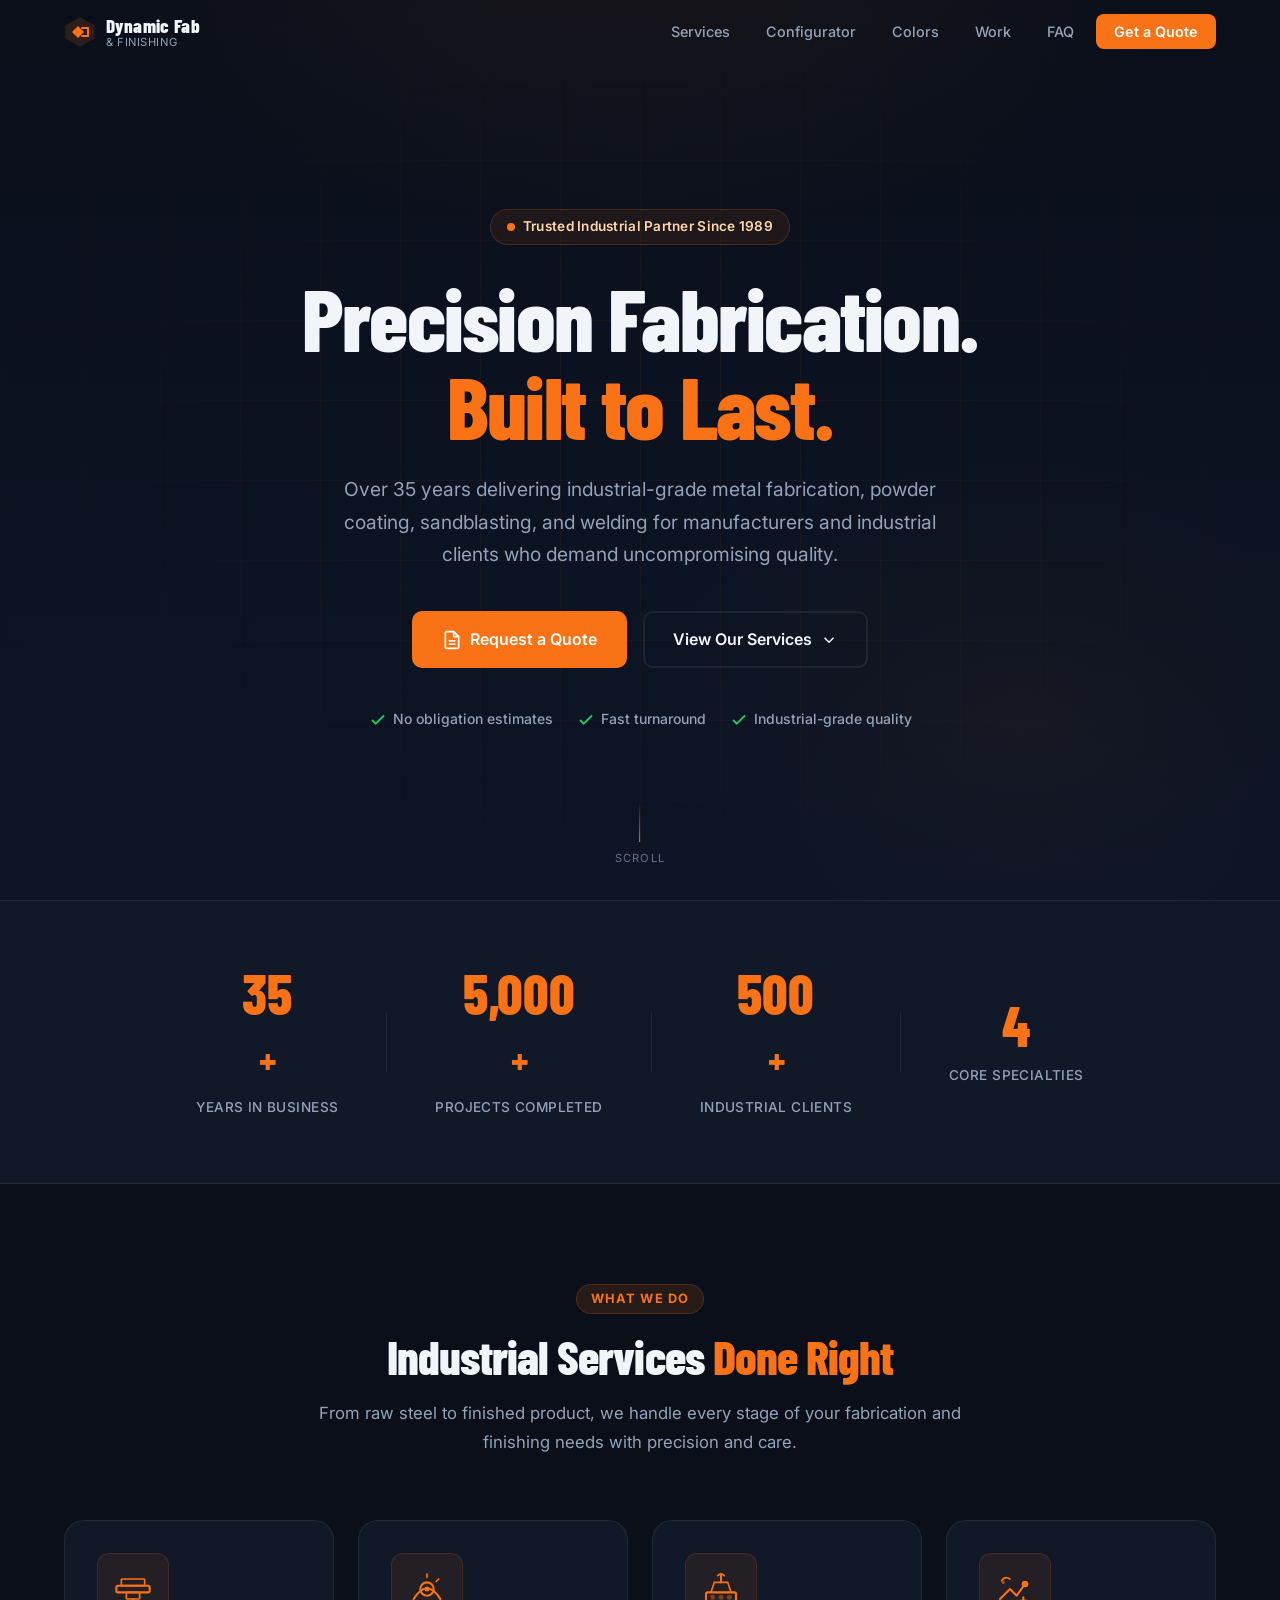
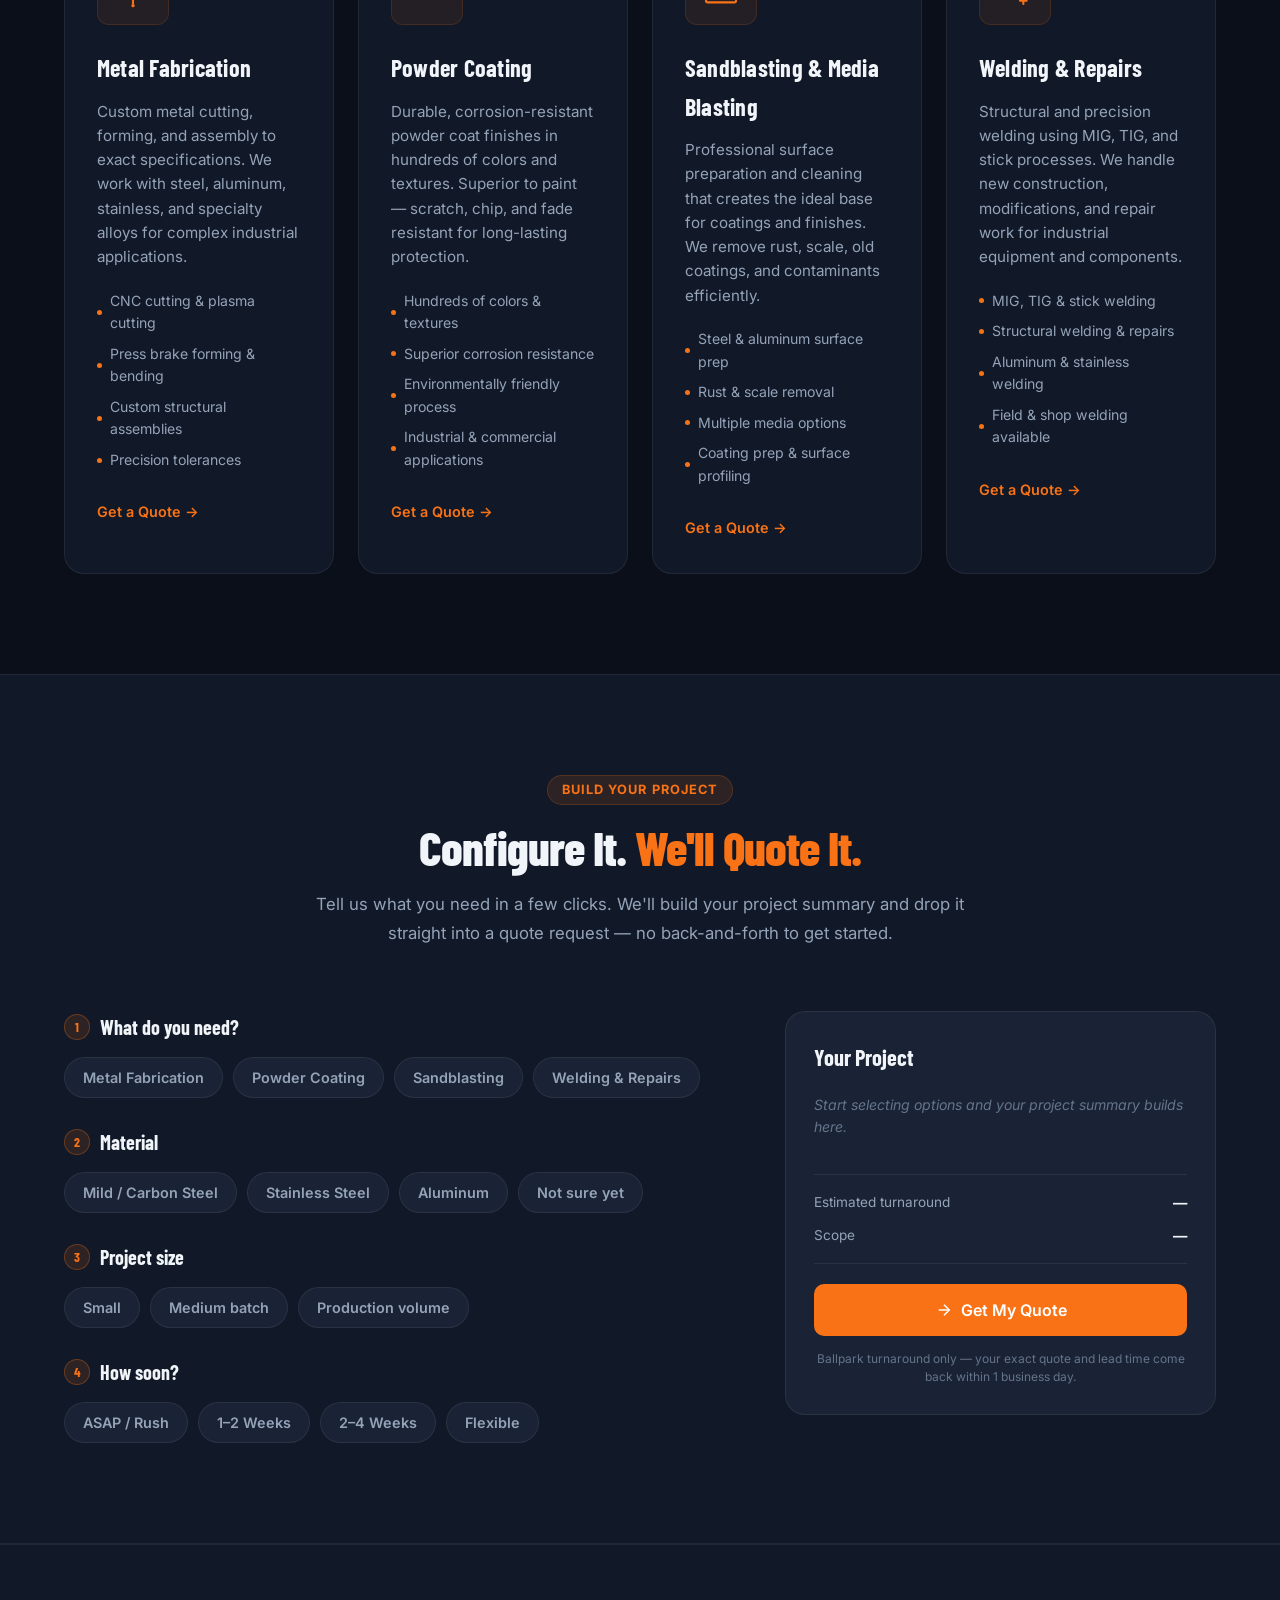
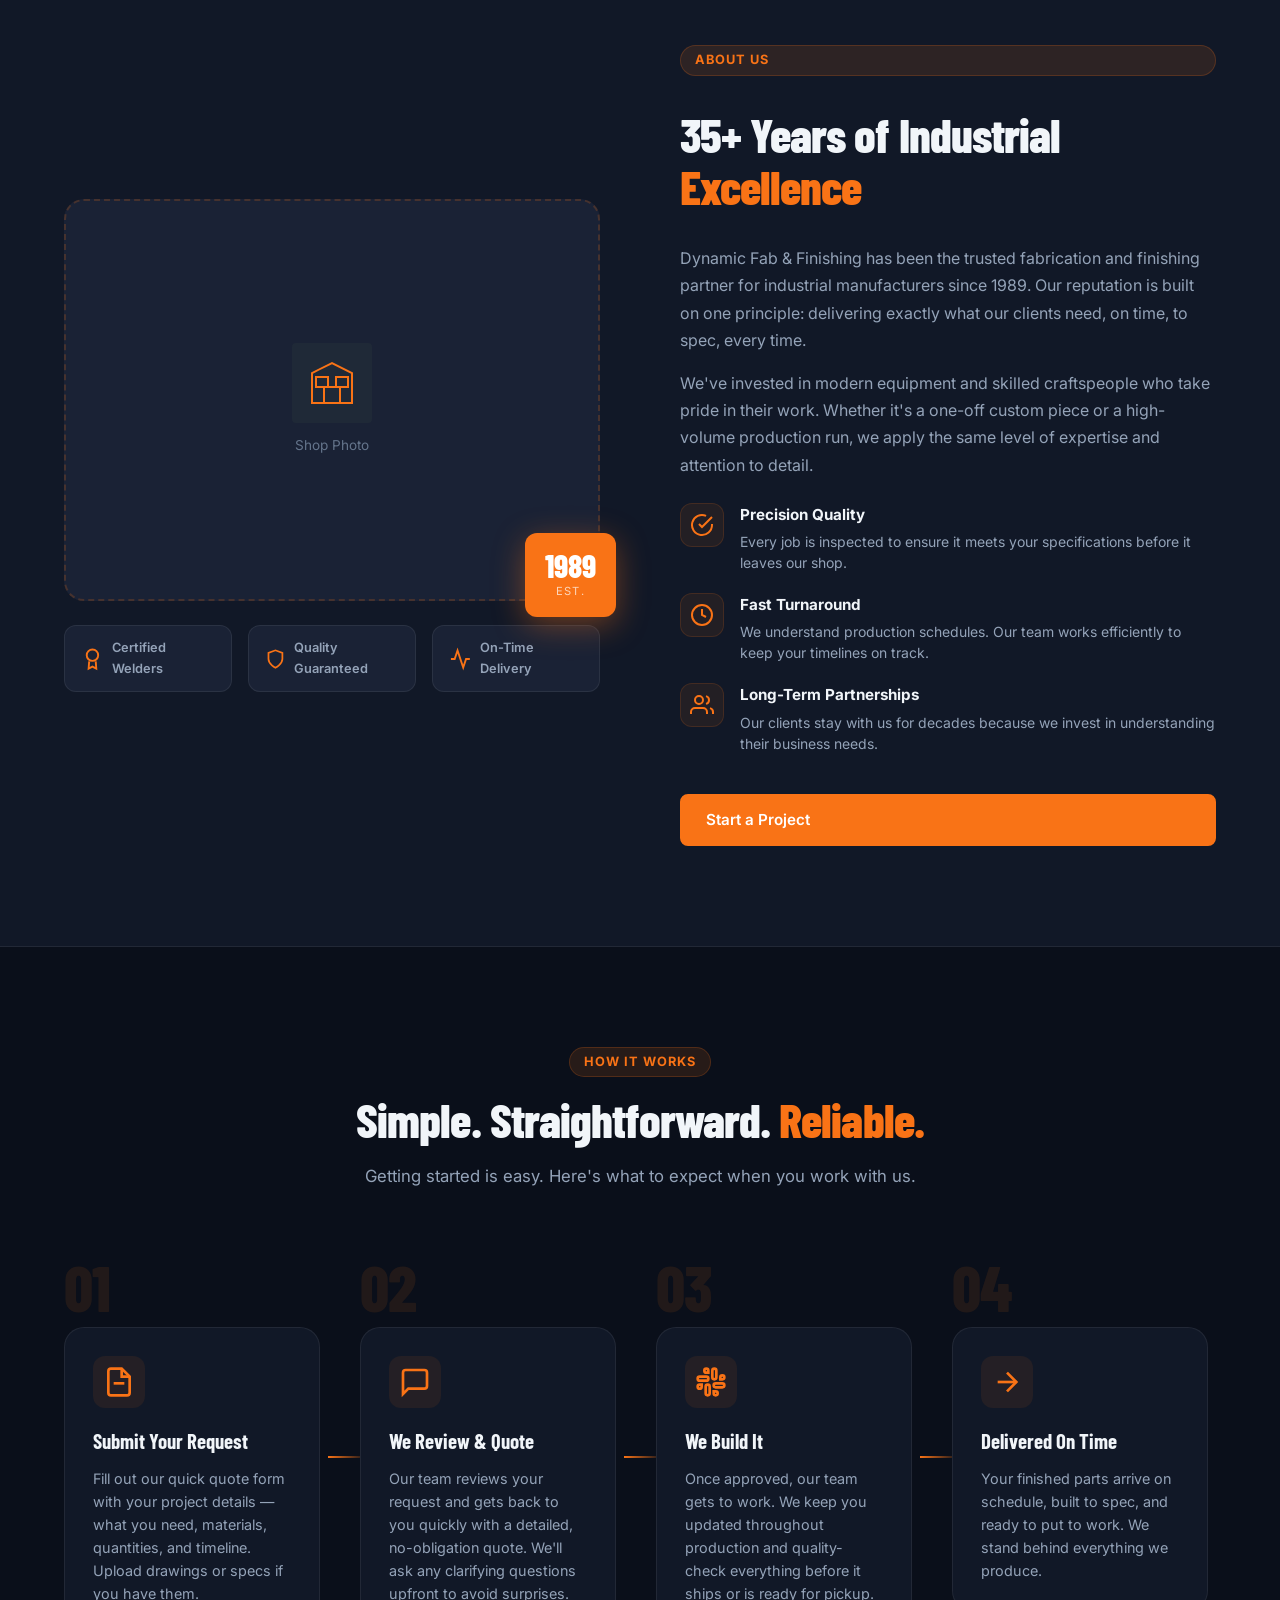
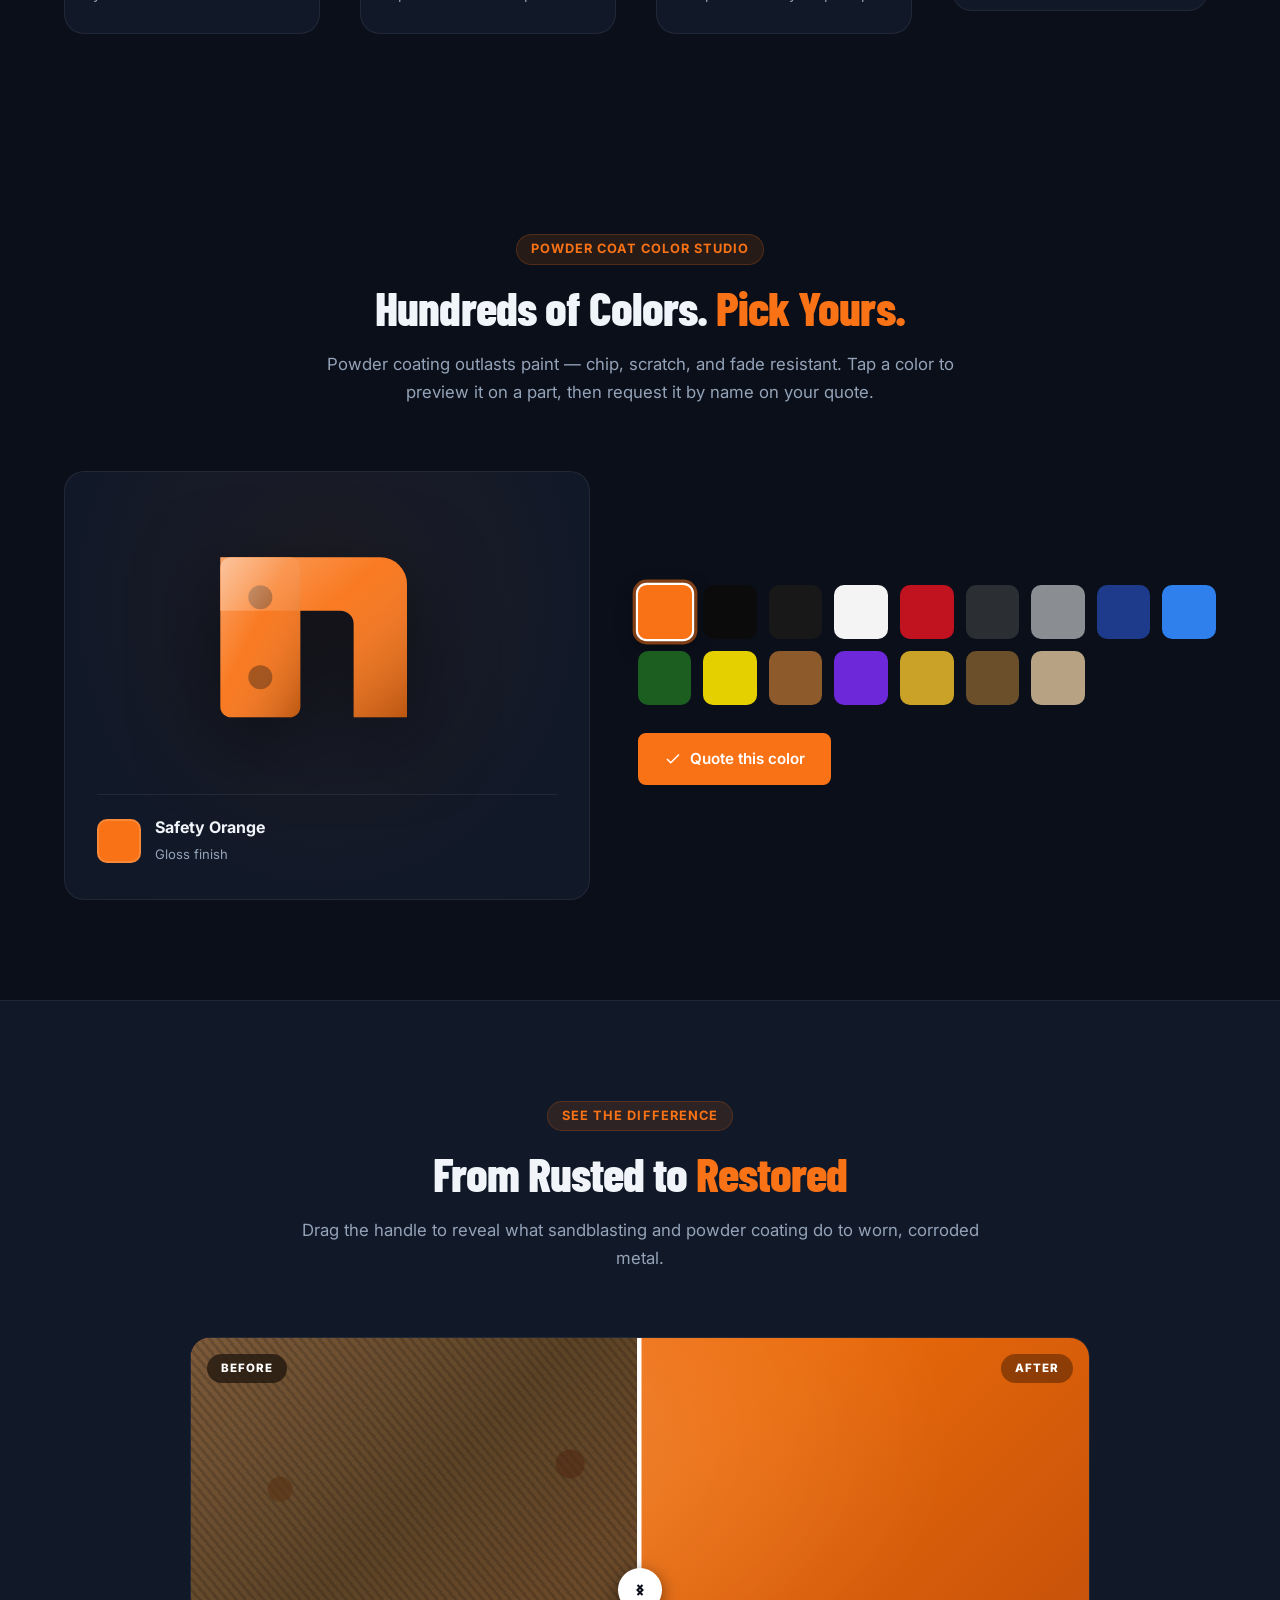
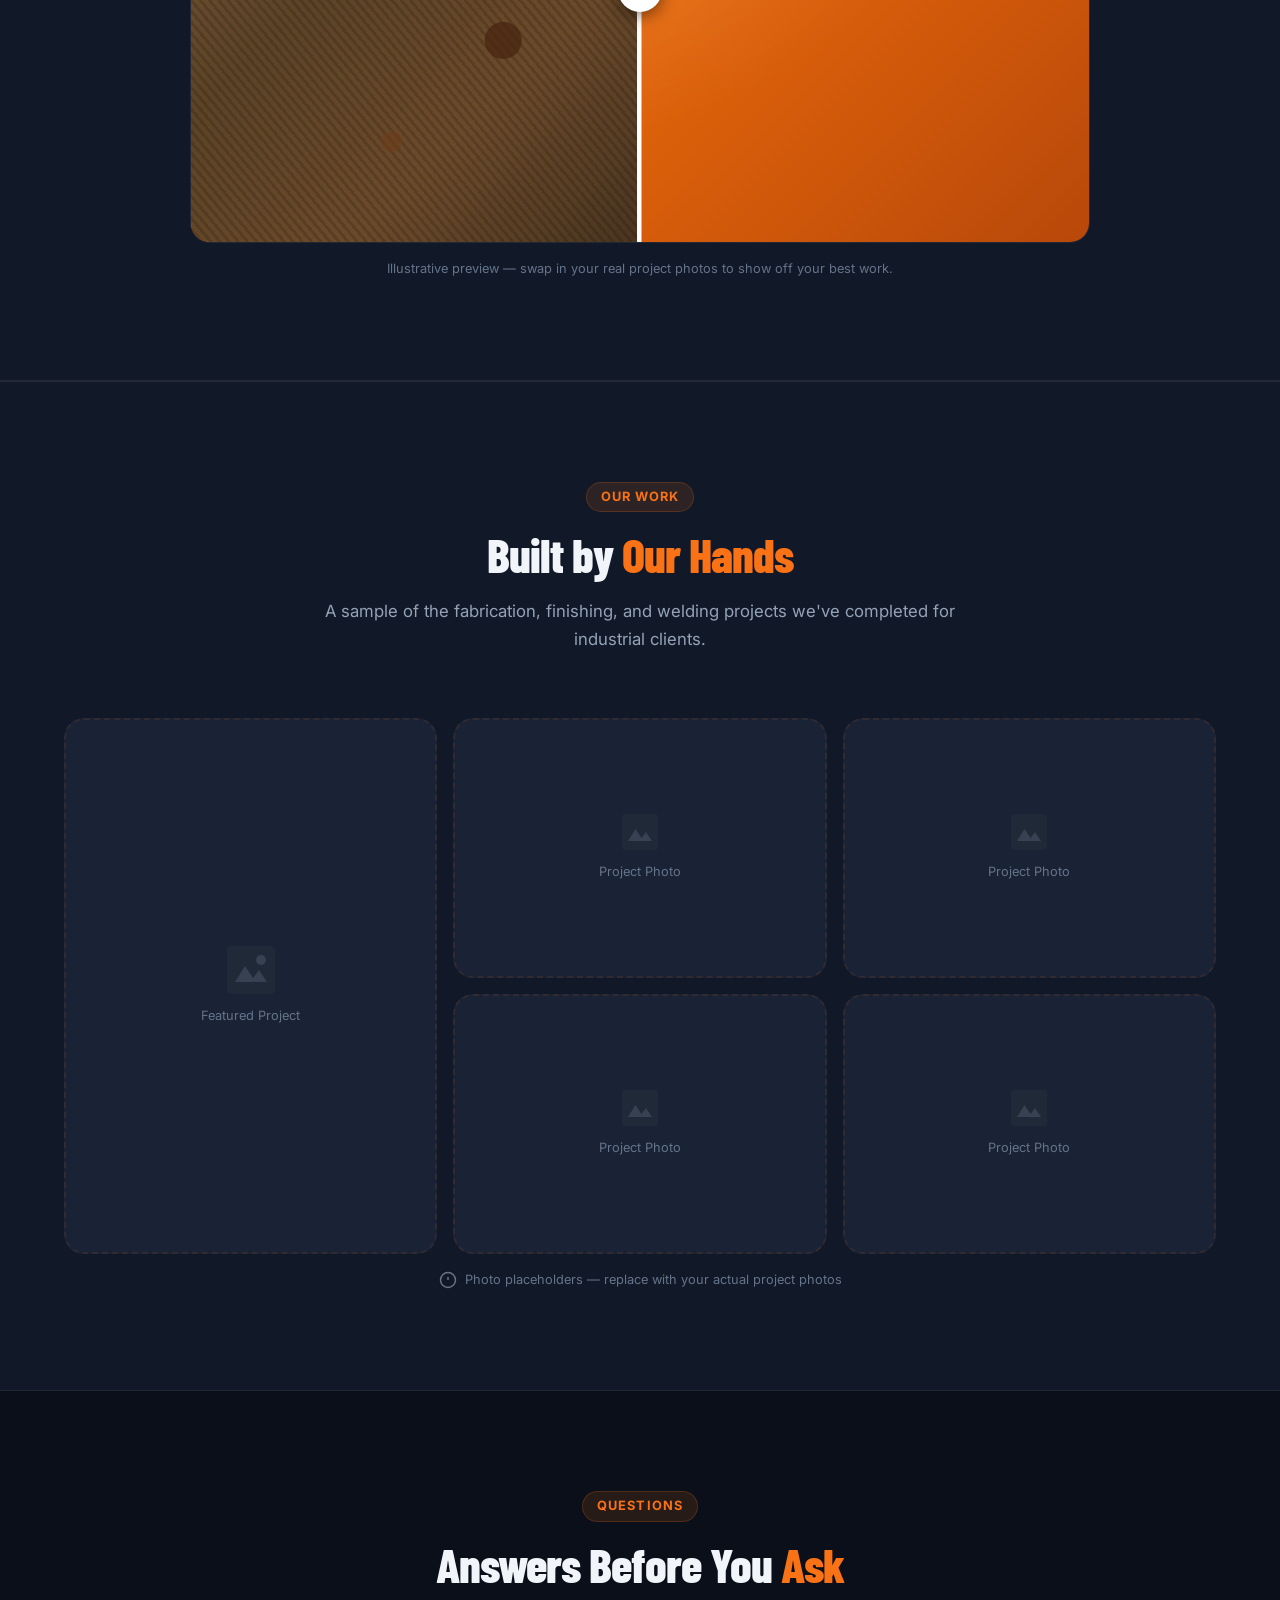
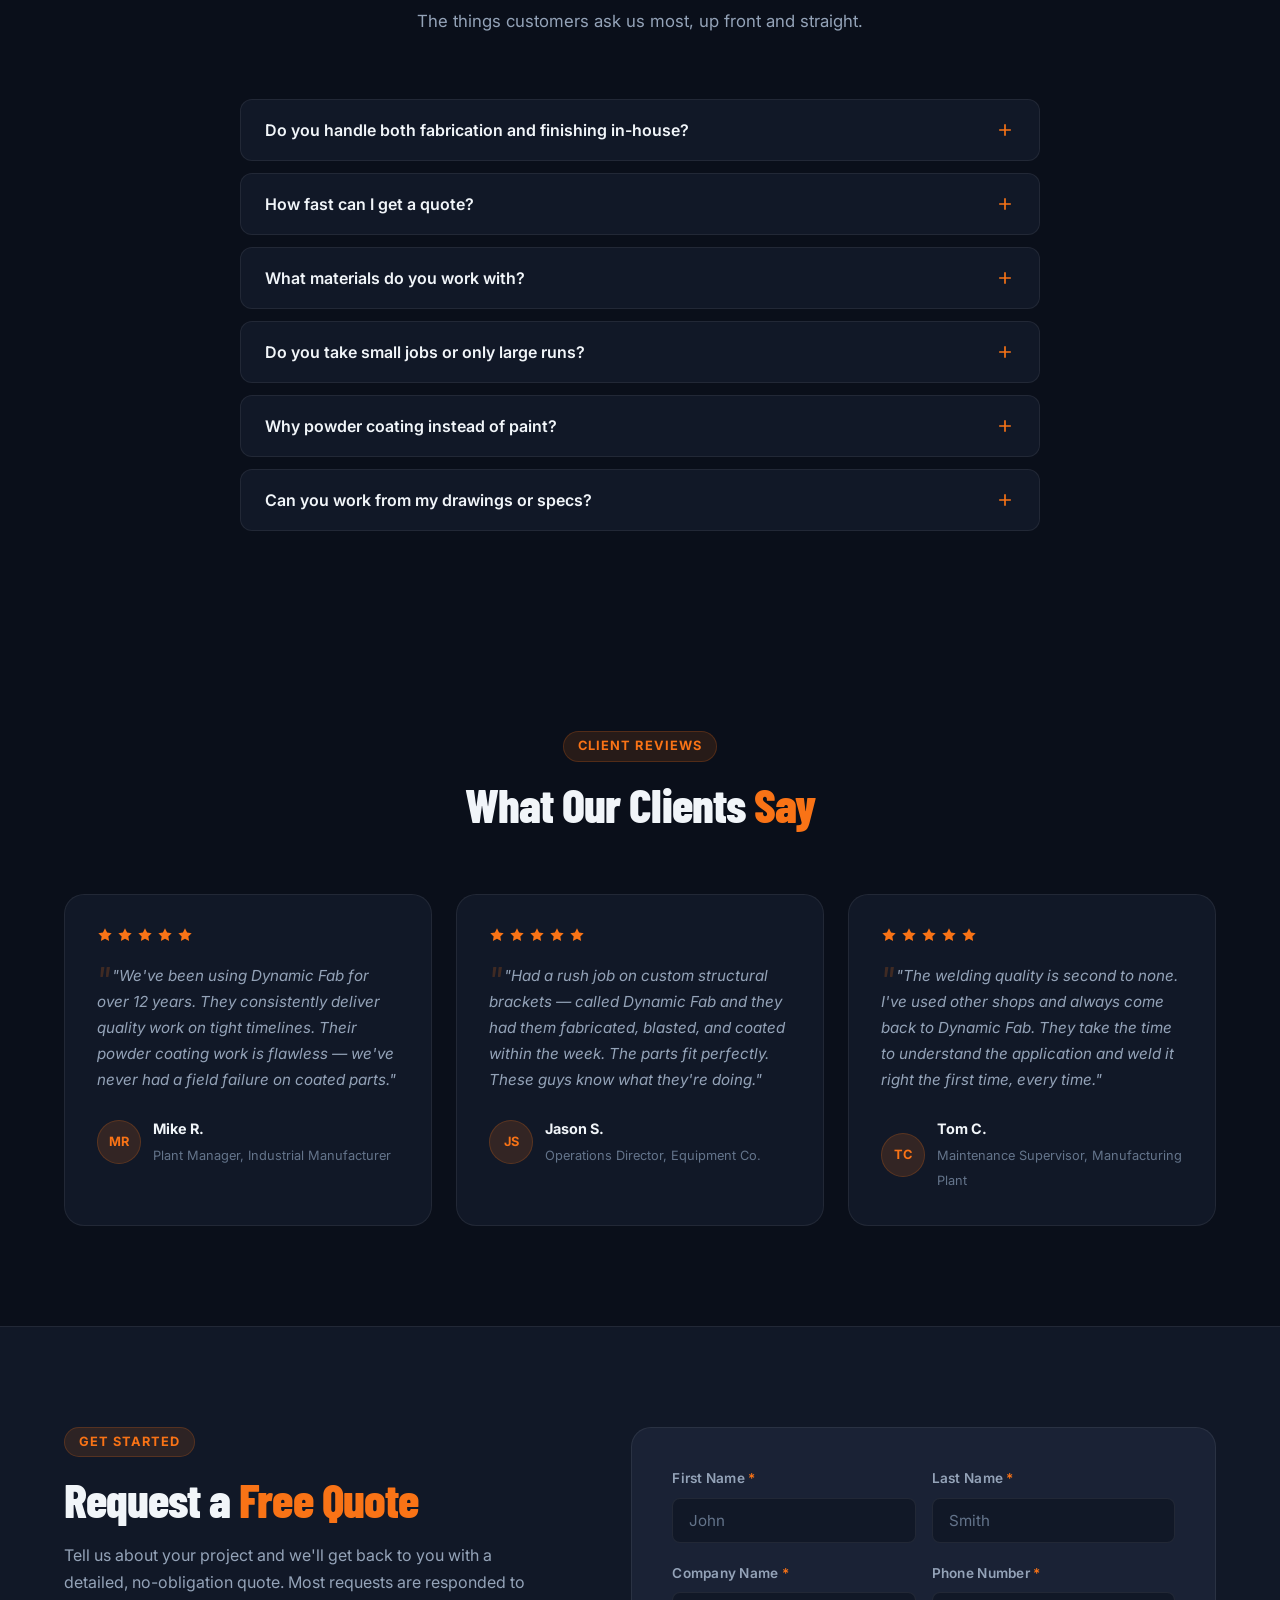
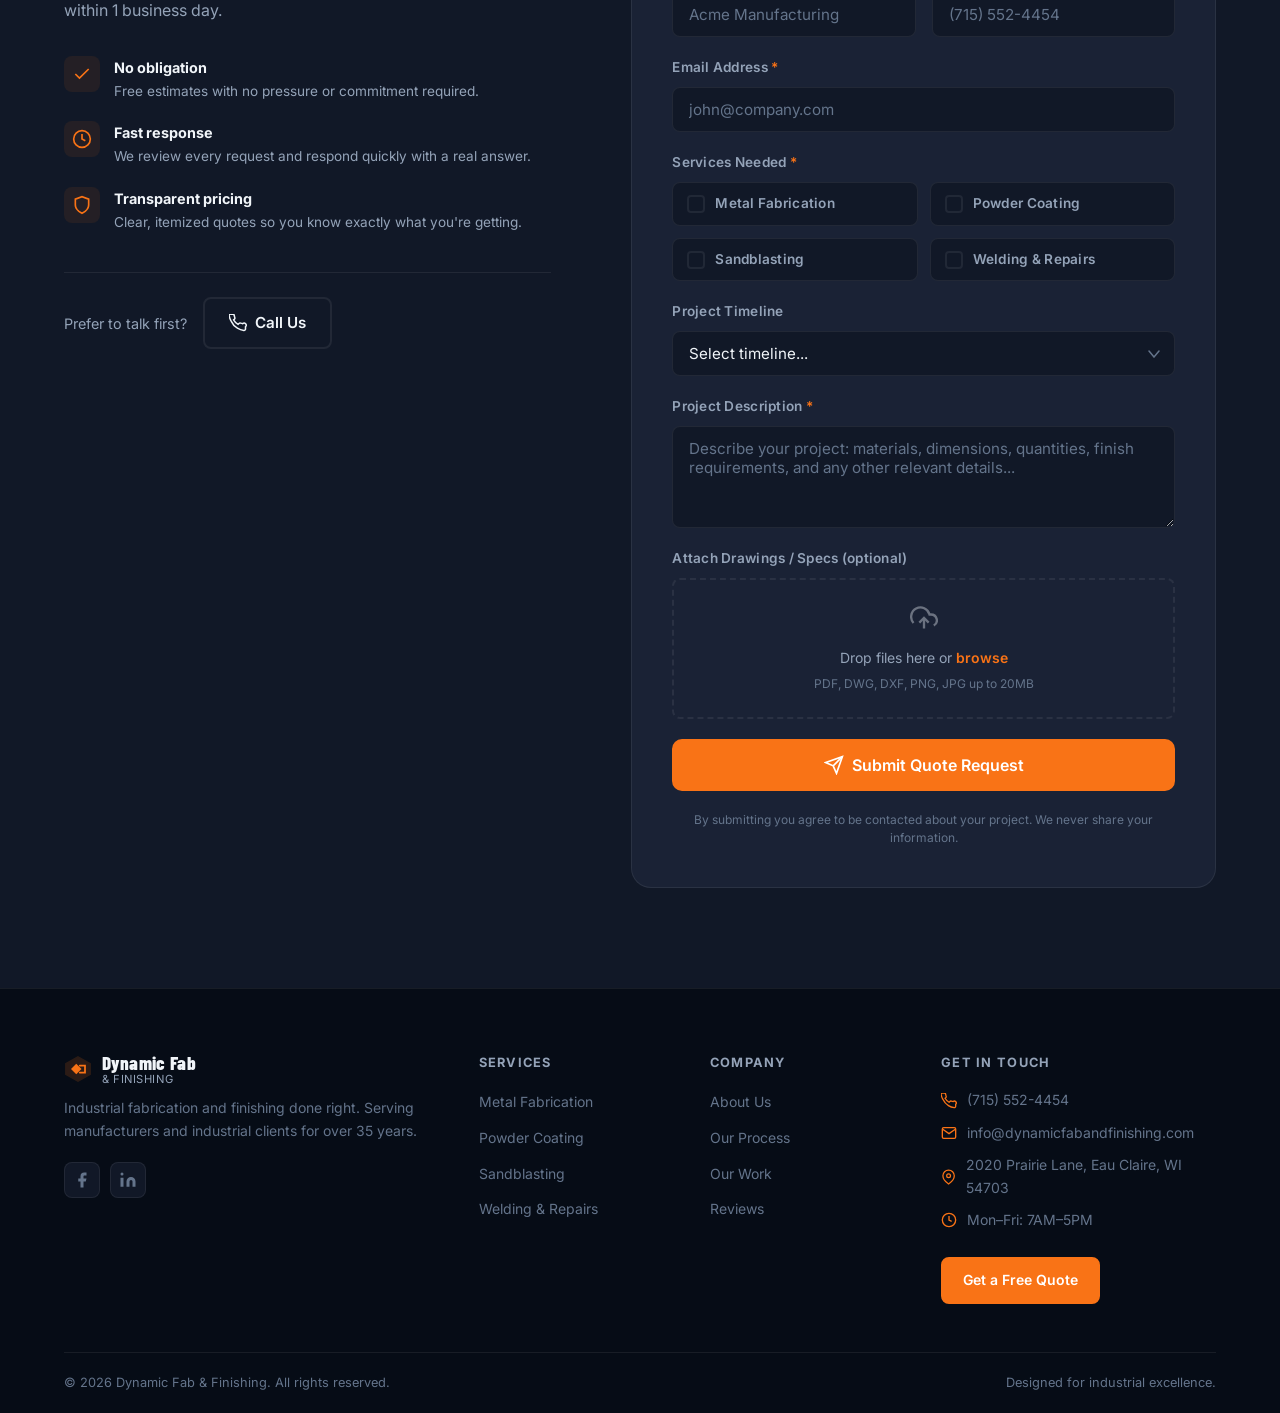
<file: index.html>
<!DOCTYPE html>
<html lang="en">
<head>
  <meta charset="UTF-8" />
  <meta name="viewport" content="width=device-width, initial-scale=1.0" />
  <title>Dynamic Fab & Finishing | Metal Fabrication & Industrial Finishing</title>
  <meta name="description" content="35+ years of precision metal fabrication, powder coating, sandblasting, and welding for industrial and manufacturing clients. Get a free quote today." />
  <link rel="preconnect" href="https://fonts.googleapis.com" />
  <link rel="preconnect" href="https://fonts.gstatic.com" crossorigin />
  <link href="https://fonts.googleapis.com/css2?family=Inter:wght@300;400;500;600;700;800;900&family=Barlow+Condensed:wght@600;700;800&display=swap" rel="stylesheet" />
  <link rel="stylesheet" href="styles.css" />
</head>
<body>

  <!-- Navigation -->
  <nav class="nav" id="nav">
    <div class="nav__inner">
      <a href="#" class="nav__logo">
        <span class="nav__logo-icon">
          <svg width="32" height="32" viewBox="0 0 32 32" fill="none" xmlns="http://www.w3.org/2000/svg">
            <polygon points="16,2 30,10 30,22 16,30 2,22 2,10" fill="#f97316" opacity="0.15" stroke="#f97316" stroke-width="1.5"/>
            <path d="M8 16 L14 10 L20 16 L14 22 Z" fill="#f97316"/>
            <path d="M18 12 L24 12 L24 20 L18 20" stroke="#f97316" stroke-width="2" fill="none" stroke-linecap="round"/>
          </svg>
        </span>
        <div>
          <span class="nav__logo-name">Dynamic Fab</span>
          <span class="nav__logo-sub">&amp; Finishing</span>
        </div>
      </a>
      <ul class="nav__links" id="navLinks">
        <li><a href="#services" class="nav__link">Services</a></li>
        <li><a href="#configurator" class="nav__link">Configurator</a></li>
        <li><a href="#colors" class="nav__link">Colors</a></li>
        <li><a href="#gallery" class="nav__link">Work</a></li>
        <li><a href="#faq" class="nav__link">FAQ</a></li>
        <li><a href="#quote" class="nav__link nav__link--cta">Get a Quote</a></li>
      </ul>
      <button class="nav__hamburger" id="hamburger" aria-label="Toggle menu">
        <span></span><span></span><span></span>
      </button>
    </div>
  </nav>

  <!-- Hero -->
  <section class="hero" id="hero">
    <div class="hero__bg">
      <div class="hero__overlay"></div>
      <div class="hero__grid"></div>
    </div>
    <div class="hero__content">
      <div class="hero__badge">
        <span class="hero__badge-dot"></span>
        Trusted Industrial Partner Since 1989
      </div>
      <h1 class="hero__headline">
        Precision Fabrication.<br />
        <span class="hero__headline--accent">Built to Last.</span>
      </h1>
      <p class="hero__sub">
        Over 35 years delivering industrial-grade metal fabrication, powder coating, sandblasting, and welding for manufacturers and industrial clients who demand uncompromising quality.
      </p>
      <div class="hero__actions">
        <a href="#quote" class="btn btn--primary btn--lg">
          <svg width="20" height="20" viewBox="0 0 24 24" fill="none" stroke="currentColor" stroke-width="2"><path d="M14 2H6a2 2 0 00-2 2v16a2 2 0 002 2h12a2 2 0 002-2V8z"/><polyline points="14,2 14,8 20,8"/><line x1="16" y1="13" x2="8" y2="13"/><line x1="16" y1="17" x2="8" y2="17"/></svg>
          Request a Quote
        </a>
        <a href="#services" class="btn btn--ghost btn--lg">
          View Our Services
          <svg width="18" height="18" viewBox="0 0 24 24" fill="none" stroke="currentColor" stroke-width="2"><polyline points="6,9 12,15 18,9"/></svg>
        </a>
      </div>
      <div class="hero__trust">
        <div class="hero__trust-item">
          <svg width="18" height="18" viewBox="0 0 24 24" fill="none" stroke="#22c55e" stroke-width="2.5"><polyline points="20,6 9,17 4,12"/></svg>
          <span>No obligation estimates</span>
        </div>
        <div class="hero__trust-item">
          <svg width="18" height="18" viewBox="0 0 24 24" fill="none" stroke="#22c55e" stroke-width="2.5"><polyline points="20,6 9,17 4,12"/></svg>
          <span>Fast turnaround</span>
        </div>
        <div class="hero__trust-item">
          <svg width="18" height="18" viewBox="0 0 24 24" fill="none" stroke="#22c55e" stroke-width="2.5"><polyline points="20,6 9,17 4,12"/></svg>
          <span>Industrial-grade quality</span>
        </div>
      </div>
    </div>
    <div class="hero__scroll">
      <div class="hero__scroll-line"></div>
      <span>Scroll</span>
    </div>
  </section>

  <!-- Stats Bar -->
  <section class="stats">
    <div class="container">
      <div class="stats__grid">
        <div class="stats__item">
          <span class="stats__number" data-target="35">0</span><span class="stats__suffix">+</span>
          <span class="stats__label">Years in Business</span>
        </div>
        <div class="stats__divider"></div>
        <div class="stats__item">
          <span class="stats__number" data-target="5000">0</span><span class="stats__suffix">+</span>
          <span class="stats__label">Projects Completed</span>
        </div>
        <div class="stats__divider"></div>
        <div class="stats__item">
          <span class="stats__number" data-target="500">0</span><span class="stats__suffix">+</span>
          <span class="stats__label">Industrial Clients</span>
        </div>
        <div class="stats__divider"></div>
        <div class="stats__item">
          <span class="stats__number" data-target="4">0</span><span class="stats__suffix"></span>
          <span class="stats__label">Core Specialties</span>
        </div>
      </div>
    </div>
  </section>

  <!-- Services -->
  <section class="services" id="services">
    <div class="container">
      <div class="section-header">
        <span class="section-tag">What We Do</span>
        <h2 class="section-title">Industrial Services <span class="text-accent">Done Right</span></h2>
        <p class="section-sub">From raw steel to finished product, we handle every stage of your fabrication and finishing needs with precision and care.</p>
      </div>
      <div class="services__grid">

        <div class="service-card" data-index="0">
          <div class="service-card__icon">
            <svg width="40" height="40" viewBox="0 0 48 48" fill="none" xmlns="http://www.w3.org/2000/svg">
              <rect x="4" y="20" width="40" height="8" rx="2" stroke="#f97316" stroke-width="2.5" fill="none"/>
              <rect x="10" y="12" width="28" height="8" rx="1" stroke="#f97316" stroke-width="2" fill="none"/>
              <rect x="16" y="28" width="16" height="8" rx="1" stroke="#f97316" stroke-width="2" fill="none"/>
              <line x1="24" y1="36" x2="24" y2="42" stroke="#f97316" stroke-width="2.5" stroke-linecap="round"/>
              <circle cx="24" cy="44" r="2" fill="#f97316"/>
            </svg>
          </div>
          <h3 class="service-card__title">Metal Fabrication</h3>
          <p class="service-card__desc">Custom metal cutting, forming, and assembly to exact specifications. We work with steel, aluminum, stainless, and specialty alloys for complex industrial applications.</p>
          <ul class="service-card__list">
            <li>CNC cutting &amp; plasma cutting</li>
            <li>Press brake forming &amp; bending</li>
            <li>Custom structural assemblies</li>
            <li>Precision tolerances</li>
          </ul>
          <a href="#quote" class="service-card__link">Get a Quote →</a>
        </div>

        <div class="service-card" data-index="1">
          <div class="service-card__icon">
            <svg width="40" height="40" viewBox="0 0 48 48" fill="none" xmlns="http://www.w3.org/2000/svg">
              <path d="M8 36 Q24 10 40 36" stroke="#f97316" stroke-width="2.5" fill="none" stroke-linecap="round"/>
              <circle cx="24" cy="24" r="8" stroke="#f97316" stroke-width="2.5" fill="none"/>
              <circle cx="24" cy="24" r="3" fill="#f97316"/>
              <line x1="24" y1="6" x2="24" y2="10" stroke="#f97316" stroke-width="2" stroke-linecap="round"/>
              <line x1="38" y1="12" x2="35" y2="15" stroke="#f97316" stroke-width="2" stroke-linecap="round"/>
            </svg>
          </div>
          <h3 class="service-card__title">Powder Coating</h3>
          <p class="service-card__desc">Durable, corrosion-resistant powder coat finishes in hundreds of colors and textures. Superior to paint — scratch, chip, and fade resistant for long-lasting protection.</p>
          <ul class="service-card__list">
            <li>Hundreds of colors &amp; textures</li>
            <li>Superior corrosion resistance</li>
            <li>Environmentally friendly process</li>
            <li>Industrial &amp; commercial applications</li>
          </ul>
          <a href="#quote" class="service-card__link">Get a Quote →</a>
        </div>

        <div class="service-card" data-index="2">
          <div class="service-card__icon">
            <svg width="40" height="40" viewBox="0 0 48 48" fill="none" xmlns="http://www.w3.org/2000/svg">
              <rect x="6" y="28" width="36" height="12" rx="2" stroke="#f97316" stroke-width="2.5" fill="none"/>
              <path d="M12 28 L16 16 L32 16 L36 28" stroke="#f97316" stroke-width="2" fill="none"/>
              <line x1="24" y1="16" x2="24" y2="8" stroke="#f97316" stroke-width="2.5" stroke-linecap="round"/>
              <path d="M20 8 Q24 4 28 8" stroke="#f97316" stroke-width="2" fill="none" stroke-linecap="round"/>
              <circle cx="14" cy="34" r="3" fill="#f97316" opacity="0.4"/>
              <circle cx="24" cy="34" r="3" fill="#f97316" opacity="0.4"/>
              <circle cx="34" cy="34" r="3" fill="#f97316" opacity="0.4"/>
            </svg>
          </div>
          <h3 class="service-card__title">Sandblasting &amp; Media Blasting</h3>
          <p class="service-card__desc">Professional surface preparation and cleaning that creates the ideal base for coatings and finishes. We remove rust, scale, old coatings, and contaminants efficiently.</p>
          <ul class="service-card__list">
            <li>Steel &amp; aluminum surface prep</li>
            <li>Rust &amp; scale removal</li>
            <li>Multiple media options</li>
            <li>Coating prep &amp; surface profiling</li>
          </ul>
          <a href="#quote" class="service-card__link">Get a Quote →</a>
        </div>

        <div class="service-card" data-index="3">
          <div class="service-card__icon">
            <svg width="40" height="40" viewBox="0 0 48 48" fill="none" xmlns="http://www.w3.org/2000/svg">
              <path d="M6 36 L18 24 L26 32 L36 18" stroke="#f97316" stroke-width="2.5" fill="none" stroke-linecap="round" stroke-linejoin="round"/>
              <circle cx="36" cy="18" r="4" fill="#f97316"/>
              <path d="M30 38 L38 38" stroke="#f97316" stroke-width="2.5" stroke-linecap="round"/>
              <path d="M34 34 L34 42" stroke="#f97316" stroke-width="2.5" stroke-linecap="round"/>
              <path d="M8 14 Q12 8 18 12" stroke="#f97316" stroke-width="2" fill="none" stroke-linecap="round"/>
              <circle cx="10" cy="16" r="2" fill="#f97316" opacity="0.6"/>
            </svg>
          </div>
          <h3 class="service-card__title">Welding &amp; Repairs</h3>
          <p class="service-card__desc">Structural and precision welding using MIG, TIG, and stick processes. We handle new construction, modifications, and repair work for industrial equipment and components.</p>
          <ul class="service-card__list">
            <li>MIG, TIG &amp; stick welding</li>
            <li>Structural welding &amp; repairs</li>
            <li>Aluminum &amp; stainless welding</li>
            <li>Field &amp; shop welding available</li>
          </ul>
          <a href="#quote" class="service-card__link">Get a Quote →</a>
        </div>

      </div>
    </div>
  </section>

  <!-- Project Configurator -->
  <section class="configurator" id="configurator">
    <div class="container">
      <div class="section-header">
        <span class="section-tag">Build Your Project</span>
        <h2 class="section-title">Configure It. <span class="text-accent">We'll Quote It.</span></h2>
        <p class="section-sub">Tell us what you need in a few clicks. We'll build your project summary and drop it straight into a quote request — no back-and-forth to get started.</p>
      </div>

      <div class="configurator__panel">
        <div class="configurator__builder">

          <div class="cfg-step">
            <div class="cfg-step__label"><span class="cfg-step__num">1</span> What do you need?</div>
            <div class="cfg-options" data-group="service">
              <button type="button" class="cfg-chip" data-value="Metal Fabrication" aria-pressed="false">Metal Fabrication</button>
              <button type="button" class="cfg-chip" data-value="Powder Coating" aria-pressed="false">Powder Coating</button>
              <button type="button" class="cfg-chip" data-value="Sandblasting" aria-pressed="false">Sandblasting</button>
              <button type="button" class="cfg-chip" data-value="Welding &amp; Repairs" aria-pressed="false">Welding &amp; Repairs</button>
            </div>
          </div>

          <div class="cfg-step">
            <div class="cfg-step__label"><span class="cfg-step__num">2</span> Material</div>
            <div class="cfg-options" data-group="material" data-single="true">
              <button type="button" class="cfg-chip" data-value="Mild / Carbon Steel" aria-pressed="false">Mild / Carbon Steel</button>
              <button type="button" class="cfg-chip" data-value="Stainless Steel" aria-pressed="false">Stainless Steel</button>
              <button type="button" class="cfg-chip" data-value="Aluminum" aria-pressed="false">Aluminum</button>
              <button type="button" class="cfg-chip" data-value="Not sure yet" aria-pressed="false">Not sure yet</button>
            </div>
          </div>

          <div class="cfg-step">
            <div class="cfg-step__label"><span class="cfg-step__num">3</span> Project size</div>
            <div class="cfg-options" data-group="size" data-single="true">
              <button type="button" class="cfg-chip" data-value="Small — a few parts" aria-pressed="false">Small</button>
              <button type="button" class="cfg-chip" data-value="Medium — batch run" aria-pressed="false">Medium batch</button>
              <button type="button" class="cfg-chip" data-value="Large — production volume" aria-pressed="false">Production volume</button>
            </div>
          </div>

          <div class="cfg-step">
            <div class="cfg-step__label"><span class="cfg-step__num">4</span> How soon?</div>
            <div class="cfg-options" data-group="timeline" data-single="true">
              <button type="button" class="cfg-chip" data-value="ASAP / Rush" data-timeline="asap" aria-pressed="false">ASAP / Rush</button>
              <button type="button" class="cfg-chip" data-value="1–2 Weeks" data-timeline="1-2weeks" aria-pressed="false">1–2 Weeks</button>
              <button type="button" class="cfg-chip" data-value="2–4 Weeks" data-timeline="2-4weeks" aria-pressed="false">2–4 Weeks</button>
              <button type="button" class="cfg-chip" data-value="Flexible" data-timeline="flexible" aria-pressed="false">Flexible</button>
            </div>
          </div>

        </div>

        <aside class="configurator__summary" id="cfgSummary" aria-live="polite">
          <h3 class="configurator__summary-title">Your Project</h3>
          <ul class="cfg-summary-list" id="cfgSummaryList">
            <li class="cfg-summary-empty">Start selecting options and your project summary builds here.</li>
          </ul>
          <div class="configurator__meta">
            <div class="cfg-meta-row">
              <span>Estimated turnaround</span>
              <strong id="cfgTurnaround">—</strong>
            </div>
            <div class="cfg-meta-row">
              <span>Scope</span>
              <strong id="cfgScope">—</strong>
            </div>
          </div>
          <button type="button" class="btn btn--primary btn--block btn--lg" id="cfgSubmit">
            <svg width="18" height="18" viewBox="0 0 24 24" fill="none" stroke="currentColor" stroke-width="2"><path d="M5 12h14"/><path d="M12 5l7 7-7 7"/></svg>
            Get My Quote
          </button>
          <p class="configurator__note">Ballpark turnaround only — your exact quote and lead time come back within 1 business day.</p>
        </aside>
      </div>
    </div>
  </section>

  <!-- About / Trust -->
  <section class="about" id="about">
    <div class="container">
      <div class="about__grid">
        <div class="about__visual">
          <div class="about__img-wrap">
            <div class="about__img-placeholder">
              <svg width="80" height="80" viewBox="0 0 80 80" fill="none" xmlns="http://www.w3.org/2000/svg">
                <rect width="80" height="80" rx="4" fill="#1f2937"/>
                <path d="M20 60 L20 30 L40 20 L60 30 L60 60 Z" stroke="#f97316" stroke-width="2" fill="none"/>
                <rect x="32" y="44" width="16" height="16" stroke="#f97316" stroke-width="2" fill="none"/>
                <rect x="24" y="34" width="12" height="10" stroke="#f97316" stroke-width="2" fill="none"/>
                <rect x="44" y="34" width="12" height="10" stroke="#f97316" stroke-width="2" fill="none"/>
              </svg>
              <span>Shop Photo</span>
            </div>
            <div class="about__badge-float">
              <span class="about__badge-year">1989</span>
              <span class="about__badge-text">Est.</span>
            </div>
          </div>
          <div class="about__cert-strip">
            <div class="about__cert">
              <svg width="24" height="24" viewBox="0 0 24 24" fill="none" stroke="#f97316" stroke-width="2"><circle cx="12" cy="8" r="6"/><path d="M8.56 14.52L8 22l4-2 4 2-.56-7.48"/></svg>
              <span>Certified Welders</span>
            </div>
            <div class="about__cert">
              <svg width="24" height="24" viewBox="0 0 24 24" fill="none" stroke="#f97316" stroke-width="2"><path d="M12 22s8-4 8-10V5l-8-3-8 3v7c0 6 8 10 8 10z"/></svg>
              <span>Quality Guaranteed</span>
            </div>
            <div class="about__cert">
              <svg width="24" height="24" viewBox="0 0 24 24" fill="none" stroke="#f97316" stroke-width="2"><polyline points="22,12 18,12 15,21 9,3 6,12 2,12"/></svg>
              <span>On-Time Delivery</span>
            </div>
          </div>
        </div>
        <div class="about__content">
          <span class="section-tag">About Us</span>
          <h2 class="section-title">35+ Years of Industrial <span class="text-accent">Excellence</span></h2>
          <p class="about__text">Dynamic Fab &amp; Finishing has been the trusted fabrication and finishing partner for industrial manufacturers since 1989. Our reputation is built on one principle: delivering exactly what our clients need, on time, to spec, every time.</p>
          <p class="about__text">We've invested in modern equipment and skilled craftspeople who take pride in their work. Whether it's a one-off custom piece or a high-volume production run, we apply the same level of expertise and attention to detail.</p>
          <div class="about__pillars">
            <div class="about__pillar">
              <div class="about__pillar-icon">
                <svg width="24" height="24" viewBox="0 0 24 24" fill="none" stroke="#f97316" stroke-width="2"><path d="M22 11.08V12a10 10 0 11-5.93-9.14"/><polyline points="22,4 12,14.01 9,11.01"/></svg>
              </div>
              <div>
                <h4>Precision Quality</h4>
                <p>Every job is inspected to ensure it meets your specifications before it leaves our shop.</p>
              </div>
            </div>
            <div class="about__pillar">
              <div class="about__pillar-icon">
                <svg width="24" height="24" viewBox="0 0 24 24" fill="none" stroke="#f97316" stroke-width="2"><circle cx="12" cy="12" r="10"/><polyline points="12,6 12,12 16,14"/></svg>
              </div>
              <div>
                <h4>Fast Turnaround</h4>
                <p>We understand production schedules. Our team works efficiently to keep your timelines on track.</p>
              </div>
            </div>
            <div class="about__pillar">
              <div class="about__pillar-icon">
                <svg width="24" height="24" viewBox="0 0 24 24" fill="none" stroke="#f97316" stroke-width="2"><path d="M17 21v-2a4 4 0 00-4-4H5a4 4 0 00-4 4v2"/><circle cx="9" cy="7" r="4"/><path d="M23 21v-2a4 4 0 00-3-3.87"/><path d="M16 3.13a4 4 0 010 7.75"/></svg>
              </div>
              <div>
                <h4>Long-Term Partnerships</h4>
                <p>Our clients stay with us for decades because we invest in understanding their business needs.</p>
              </div>
            </div>
          </div>
          <a href="#quote" class="btn btn--primary">Start a Project</a>
        </div>
      </div>
    </div>
  </section>

  <!-- Process -->
  <section class="process" id="process">
    <div class="container">
      <div class="section-header">
        <span class="section-tag">How It Works</span>
        <h2 class="section-title">Simple. Straightforward. <span class="text-accent">Reliable.</span></h2>
        <p class="section-sub">Getting started is easy. Here's what to expect when you work with us.</p>
      </div>
      <div class="process__steps">
        <div class="process__step">
          <div class="process__step-num">01</div>
          <div class="process__step-content">
            <div class="process__step-icon">
              <svg width="32" height="32" viewBox="0 0 24 24" fill="none" stroke="#f97316" stroke-width="2"><path d="M14 2H6a2 2 0 00-2 2v16a2 2 0 002 2h12a2 2 0 002-2V8z"/><polyline points="14,2 14,8 20,8"/><line x1="16" y1="13" x2="8" y2="13"/></svg>
            </div>
            <h3>Submit Your Request</h3>
            <p>Fill out our quick quote form with your project details — what you need, materials, quantities, and timeline. Upload drawings or specs if you have them.</p>
          </div>
        </div>
        <div class="process__connector"></div>
        <div class="process__step">
          <div class="process__step-num">02</div>
          <div class="process__step-content">
            <div class="process__step-icon">
              <svg width="32" height="32" viewBox="0 0 24 24" fill="none" stroke="#f97316" stroke-width="2"><path d="M21 15a2 2 0 01-2 2H7l-4 4V5a2 2 0 012-2h14a2 2 0 012 2z"/></svg>
            </div>
            <h3>We Review &amp; Quote</h3>
            <p>Our team reviews your request and gets back to you quickly with a detailed, no-obligation quote. We'll ask any clarifying questions upfront to avoid surprises.</p>
          </div>
        </div>
        <div class="process__connector"></div>
        <div class="process__step">
          <div class="process__step-num">03</div>
          <div class="process__step-content">
            <div class="process__step-icon">
              <svg width="32" height="32" viewBox="0 0 24 24" fill="none" stroke="#f97316" stroke-width="2"><path d="M14.5 10c-.83 0-1.5-.67-1.5-1.5v-5c0-.83.67-1.5 1.5-1.5s1.5.67 1.5 1.5v5c0 .83-.67 1.5-1.5 1.5z"/><path d="M20.5 10H19V8.5c0-.83.67-1.5 1.5-1.5s1.5.67 1.5 1.5-.67 1.5-1.5 1.5z"/><path d="M9.5 14c.83 0 1.5.67 1.5 1.5v5c0 .83-.67 1.5-1.5 1.5S8 21.33 8 20.5v-5c0-.83.67-1.5 1.5-1.5z"/><path d="M3.5 14H5v1.5c0 .83-.67 1.5-1.5 1.5S2 16.33 2 15.5 2.67 14 3.5 14z"/><path d="M14 14.5c0-.83.67-1.5 1.5-1.5h5c.83 0 1.5.67 1.5 1.5s-.67 1.5-1.5 1.5h-5c-.83 0-1.5-.67-1.5-1.5z"/><path d="M15.5 19H14v1.5c0 .83.67 1.5 1.5 1.5s1.5-.67 1.5-1.5-.67-1.5-1.5-1.5z"/><path d="M10 9.5C10 8.67 9.33 8 8.5 8h-5C2.67 8 2 8.67 2 9.5S2.67 11 3.5 11h5c.83 0 1.5-.67 1.5-1.5z"/><path d="M8.5 5H10V3.5C10 2.67 9.33 2 8.5 2S7 2.67 7 3.5 7.67 5 8.5 5z"/></svg>
            </div>
            <h3>We Build It</h3>
            <p>Once approved, our team gets to work. We keep you updated throughout production and quality-check everything before it ships or is ready for pickup.</p>
          </div>
        </div>
        <div class="process__connector"></div>
        <div class="process__step">
          <div class="process__step-num">04</div>
          <div class="process__step-content">
            <div class="process__step-icon">
              <svg width="32" height="32" viewBox="0 0 24 24" fill="none" stroke="#f97316" stroke-width="2"><path d="M5 12h14"/><path d="M12 5l7 7-7 7"/></svg>
            </div>
            <h3>Delivered On Time</h3>
            <p>Your finished parts arrive on schedule, built to spec, and ready to put to work. We stand behind everything we produce.</p>
          </div>
        </div>
      </div>
    </div>
  </section>

  <!-- Color Studio -->
  <section class="colors" id="colors">
    <div class="container">
      <div class="section-header">
        <span class="section-tag">Powder Coat Color Studio</span>
        <h2 class="section-title">Hundreds of Colors. <span class="text-accent">Pick Yours.</span></h2>
        <p class="section-sub">Powder coating outlasts paint — chip, scratch, and fade resistant. Tap a color to preview it on a part, then request it by name on your quote.</p>
      </div>

      <div class="colors__studio">
        <div class="colors__preview">
          <svg class="colors__part" viewBox="0 0 240 200" role="img" aria-label="Coated metal bracket preview" xmlns="http://www.w3.org/2000/svg">
            <defs>
              <linearGradient id="coatSheen" x1="0" y1="0" x2="1" y2="1">
                <stop offset="0%" stop-color="#ffffff" stop-opacity="0.35"/>
                <stop offset="45%" stop-color="#ffffff" stop-opacity="0.05"/>
                <stop offset="100%" stop-color="#000000" stop-opacity="0.25"/>
              </linearGradient>
            </defs>
            <g id="coatPart">
              <path d="M40 40 h120 a20 20 0 0 1 20 20 v100 h-40 v-70 a10 10 0 0 0 -10 -10 h-90 z" fill="#f97316"/>
              <rect x="40" y="40" width="60" height="120" rx="8" fill="#f97316"/>
              <circle cx="70" cy="70" r="9" fill="rgba(0,0,0,0.35)"/>
              <circle cx="70" cy="130" r="9" fill="rgba(0,0,0,0.35)"/>
            </g>
            <path d="M40 40 h120 a20 20 0 0 1 20 20 v100 h-40 v-70 a10 10 0 0 0 -10 -10 h-90 z" fill="url(#coatSheen)"/>
            <rect x="40" y="40" width="60" height="120" rx="8" fill="url(#coatSheen)"/>
          </svg>
          <div class="colors__current">
            <span class="colors__current-swatch" id="colorSwatch"></span>
            <div>
              <strong id="colorName">Safety Orange</strong>
              <span id="colorFinish">Gloss finish</span>
            </div>
          </div>
        </div>

        <div class="colors__picker">
          <div class="colors__swatches" id="colorSwatches" role="listbox" aria-label="Powder coat colors"></div>
          <a href="#quote" class="btn btn--primary colors__cta" id="colorCta">
            <svg width="18" height="18" viewBox="0 0 24 24" fill="none" stroke="currentColor" stroke-width="2"><path d="M20 6L9 17l-5-5"/></svg>
            Quote this color
          </a>
        </div>
      </div>
    </div>
  </section>

  <!-- Before / After -->
  <section class="beforeafter" id="beforeafter">
    <div class="container">
      <div class="section-header">
        <span class="section-tag">See The Difference</span>
        <h2 class="section-title">From Rusted to <span class="text-accent">Restored</span></h2>
        <p class="section-sub">Drag the handle to reveal what sandblasting and powder coating do to worn, corroded metal.</p>
      </div>

      <div class="ba" id="baSlider">
        <div class="ba__img ba__img--after" aria-hidden="true">
          <div class="ba__label ba__label--after">After</div>
        </div>
        <div class="ba__img ba__img--before" id="baBefore" aria-hidden="true">
          <div class="ba__label ba__label--before">Before</div>
        </div>
        <div class="ba__handle" id="baHandle" role="slider" tabindex="0" aria-label="Before and after comparison slider" aria-valuemin="0" aria-valuemax="100" aria-valuenow="50">
          <span class="ba__handle-line"></span>
          <span class="ba__handle-grip">
            <svg width="20" height="20" viewBox="0 0 24 24" fill="none" stroke="currentColor" stroke-width="2.5"><polyline points="15 18 9 12 15 6"/><polyline points="9 6 15 12 9 18" transform="translate(0,0)"/></svg>
          </span>
        </div>
      </div>
      <p class="beforeafter__note">Illustrative preview — swap in your real project photos to show off your best work.</p>
    </div>
  </section>

  <!-- Gallery -->
  <section class="gallery" id="gallery">
    <div class="container">
      <div class="section-header">
        <span class="section-tag">Our Work</span>
        <h2 class="section-title">Built by <span class="text-accent">Our Hands</span></h2>
        <p class="section-sub">A sample of the fabrication, finishing, and welding projects we've completed for industrial clients.</p>
      </div>
      <div class="gallery__grid">
        <div class="gallery__item gallery__item--featured">
          <div class="gallery__placeholder">
            <svg width="48" height="48" viewBox="0 0 48 48" fill="none"><rect width="48" height="48" rx="4" fill="#1f2937"/><path d="M8 36L18 20l8 12 6-8 8 12H8Z" fill="#374151"/><circle cx="34" cy="14" r="5" fill="#374151"/></svg>
            <span>Featured Project</span>
          </div>
          <div class="gallery__overlay">
            <span class="gallery__tag">Metal Fabrication</span>
            <h4>Custom Structural Assembly</h4>
          </div>
        </div>
        <div class="gallery__item">
          <div class="gallery__placeholder">
            <svg width="36" height="36" viewBox="0 0 48 48" fill="none"><rect width="48" height="48" rx="4" fill="#1f2937"/><path d="M8 36L18 20l8 12 6-8 8 12H8Z" fill="#374151"/></svg>
            <span>Project Photo</span>
          </div>
          <div class="gallery__overlay">
            <span class="gallery__tag">Powder Coating</span>
            <h4>Industrial Equipment Finish</h4>
          </div>
        </div>
        <div class="gallery__item">
          <div class="gallery__placeholder">
            <svg width="36" height="36" viewBox="0 0 48 48" fill="none"><rect width="48" height="48" rx="4" fill="#1f2937"/><path d="M8 36L18 20l8 12 6-8 8 12H8Z" fill="#374151"/></svg>
            <span>Project Photo</span>
          </div>
          <div class="gallery__overlay">
            <span class="gallery__tag">Welding</span>
            <h4>Structural Repair &amp; Reinforcement</h4>
          </div>
        </div>
        <div class="gallery__item">
          <div class="gallery__placeholder">
            <svg width="36" height="36" viewBox="0 0 48 48" fill="none"><rect width="48" height="48" rx="4" fill="#1f2937"/><path d="M8 36L18 20l8 12 6-8 8 12H8Z" fill="#374151"/></svg>
            <span>Project Photo</span>
          </div>
          <div class="gallery__overlay">
            <span class="gallery__tag">Sandblasting</span>
            <h4>Heavy Equipment Surface Prep</h4>
          </div>
        </div>
        <div class="gallery__item">
          <div class="gallery__placeholder">
            <svg width="36" height="36" viewBox="0 0 48 48" fill="none"><rect width="48" height="48" rx="4" fill="#1f2937"/><path d="M8 36L18 20l8 12 6-8 8 12H8Z" fill="#374151"/></svg>
            <span>Project Photo</span>
          </div>
          <div class="gallery__overlay">
            <span class="gallery__tag">Fabrication</span>
            <h4>Precision Cut Components</h4>
          </div>
        </div>
      </div>
      <div class="gallery__note">
        <svg width="18" height="18" viewBox="0 0 24 24" fill="none" stroke="#6b7280" stroke-width="2"><circle cx="12" cy="12" r="10"/><line x1="12" y1="8" x2="12" y2="12"/><line x1="12" y1="16" x2="12.01" y2="16"/></svg>
        Photo placeholders — replace with your actual project photos
      </div>
    </div>
  </section>

  <!-- FAQ -->
  <section class="faq" id="faq">
    <div class="container">
      <div class="section-header">
        <span class="section-tag">Questions</span>
        <h2 class="section-title">Answers Before You <span class="text-accent">Ask</span></h2>
        <p class="section-sub">The things customers ask us most, up front and straight.</p>
      </div>
      <div class="faq__list">

        <div class="faq__item">
          <button type="button" class="faq__q" aria-expanded="false">
            <span>Do you handle both fabrication and finishing in-house?</span>
            <svg class="faq__icon" width="20" height="20" viewBox="0 0 24 24" fill="none" stroke="currentColor" stroke-width="2"><line x1="12" y1="5" x2="12" y2="19"/><line x1="5" y1="12" x2="19" y2="12"/></svg>
          </button>
          <div class="faq__a"><p>Yes. We cut, form, weld, blast, and powder coat all under one roof — so your parts go from raw material to finished product without shipping between vendors. That means tighter quality control and faster turnaround.</p></div>
        </div>

        <div class="faq__item">
          <button type="button" class="faq__q" aria-expanded="false">
            <span>How fast can I get a quote?</span>
            <svg class="faq__icon" width="20" height="20" viewBox="0 0 24 24" fill="none" stroke="currentColor" stroke-width="2"><line x1="12" y1="5" x2="12" y2="19"/><line x1="5" y1="12" x2="19" y2="12"/></svg>
          </button>
          <div class="faq__a"><p>Most quote requests get a detailed, no-obligation response within one business day. Rush projects? Call us at (715) 552-4454 and we'll move fast.</p></div>
        </div>

        <div class="faq__item">
          <button type="button" class="faq__q" aria-expanded="false">
            <span>What materials do you work with?</span>
            <svg class="faq__icon" width="20" height="20" viewBox="0 0 24 24" fill="none" stroke="currentColor" stroke-width="2"><line x1="12" y1="5" x2="12" y2="19"/><line x1="5" y1="12" x2="19" y2="12"/></svg>
          </button>
          <div class="faq__a"><p>Mild and carbon steel, stainless steel, aluminum, and specialty alloys. If you're not sure what's right for the job, tell us the application and we'll recommend the best material.</p></div>
        </div>

        <div class="faq__item">
          <button type="button" class="faq__q" aria-expanded="false">
            <span>Do you take small jobs or only large runs?</span>
            <svg class="faq__icon" width="20" height="20" viewBox="0 0 24 24" fill="none" stroke="currentColor" stroke-width="2"><line x1="12" y1="5" x2="12" y2="19"/><line x1="5" y1="12" x2="19" y2="12"/></svg>
          </button>
          <div class="faq__a"><p>Both. From a single custom bracket or a one-off repair to high-volume production runs, we bring the same precision and attention to every job.</p></div>
        </div>

        <div class="faq__item">
          <button type="button" class="faq__q" aria-expanded="false">
            <span>Why powder coating instead of paint?</span>
            <svg class="faq__icon" width="20" height="20" viewBox="0 0 24 24" fill="none" stroke="currentColor" stroke-width="2"><line x1="12" y1="5" x2="12" y2="19"/><line x1="5" y1="12" x2="19" y2="12"/></svg>
          </button>
          <div class="faq__a"><p>Powder coat is dramatically more durable — it resists chipping, scratching, corrosion, and UV fading far better than liquid paint, and it's an environmentally friendlier process. It comes in hundreds of colors and textures too. Check out our Color Studio above.</p></div>
        </div>

        <div class="faq__item">
          <button type="button" class="faq__q" aria-expanded="false">
            <span>Can you work from my drawings or specs?</span>
            <svg class="faq__icon" width="20" height="20" viewBox="0 0 24 24" fill="none" stroke="currentColor" stroke-width="2"><line x1="12" y1="5" x2="12" y2="19"/><line x1="5" y1="12" x2="19" y2="12"/></svg>
          </button>
          <div class="faq__a"><p>Absolutely. Upload PDFs, DWG, or DXF files right on the quote form. No drawings? Describe what you need and we'll help spec it out with you.</p></div>
        </div>

      </div>
    </div>
  </section>

  <!-- Testimonials -->
  <section class="testimonials" id="testimonials">
    <div class="container">
      <div class="section-header">
        <span class="section-tag">Client Reviews</span>
        <h2 class="section-title">What Our Clients <span class="text-accent">Say</span></h2>
      </div>
      <div class="testimonials__grid">

        <div class="testimonial-card">
          <div class="testimonial-card__stars">
            <svg width="16" height="16" viewBox="0 0 24 24" fill="#f97316"><polygon points="12,2 15.09,8.26 22,9.27 17,14.14 18.18,21.02 12,17.77 5.82,21.02 7,14.14 2,9.27 8.91,8.26"/></svg>
            <svg width="16" height="16" viewBox="0 0 24 24" fill="#f97316"><polygon points="12,2 15.09,8.26 22,9.27 17,14.14 18.18,21.02 12,17.77 5.82,21.02 7,14.14 2,9.27 8.91,8.26"/></svg>
            <svg width="16" height="16" viewBox="0 0 24 24" fill="#f97316"><polygon points="12,2 15.09,8.26 22,9.27 17,14.14 18.18,21.02 12,17.77 5.82,21.02 7,14.14 2,9.27 8.91,8.26"/></svg>
            <svg width="16" height="16" viewBox="0 0 24 24" fill="#f97316"><polygon points="12,2 15.09,8.26 22,9.27 17,14.14 18.18,21.02 12,17.77 5.82,21.02 7,14.14 2,9.27 8.91,8.26"/></svg>
            <svg width="16" height="16" viewBox="0 0 24 24" fill="#f97316"><polygon points="12,2 15.09,8.26 22,9.27 17,14.14 18.18,21.02 12,17.77 5.82,21.02 7,14.14 2,9.27 8.91,8.26"/></svg>
          </div>
          <blockquote class="testimonial-card__quote">"We've been using Dynamic Fab for over 12 years. They consistently deliver quality work on tight timelines. Their powder coating work is flawless — we've never had a field failure on coated parts."</blockquote>
          <div class="testimonial-card__author">
            <div class="testimonial-card__avatar">MR</div>
            <div>
              <strong>Mike R.</strong>
              <span>Plant Manager, Industrial Manufacturer</span>
            </div>
          </div>
        </div>

        <div class="testimonial-card">
          <div class="testimonial-card__stars">
            <svg width="16" height="16" viewBox="0 0 24 24" fill="#f97316"><polygon points="12,2 15.09,8.26 22,9.27 17,14.14 18.18,21.02 12,17.77 5.82,21.02 7,14.14 2,9.27 8.91,8.26"/></svg>
            <svg width="16" height="16" viewBox="0 0 24 24" fill="#f97316"><polygon points="12,2 15.09,8.26 22,9.27 17,14.14 18.18,21.02 12,17.77 5.82,21.02 7,14.14 2,9.27 8.91,8.26"/></svg>
            <svg width="16" height="16" viewBox="0 0 24 24" fill="#f97316"><polygon points="12,2 15.09,8.26 22,9.27 17,14.14 18.18,21.02 12,17.77 5.82,21.02 7,14.14 2,9.27 8.91,8.26"/></svg>
            <svg width="16" height="16" viewBox="0 0 24 24" fill="#f97316"><polygon points="12,2 15.09,8.26 22,9.27 17,14.14 18.18,21.02 12,17.77 5.82,21.02 7,14.14 2,9.27 8.91,8.26"/></svg>
            <svg width="16" height="16" viewBox="0 0 24 24" fill="#f97316"><polygon points="12,2 15.09,8.26 22,9.27 17,14.14 18.18,21.02 12,17.77 5.82,21.02 7,14.14 2,9.27 8.91,8.26"/></svg>
          </div>
          <blockquote class="testimonial-card__quote">"Had a rush job on custom structural brackets — called Dynamic Fab and they had them fabricated, blasted, and coated within the week. The parts fit perfectly. These guys know what they're doing."</blockquote>
          <div class="testimonial-card__author">
            <div class="testimonial-card__avatar">JS</div>
            <div>
              <strong>Jason S.</strong>
              <span>Operations Director, Equipment Co.</span>
            </div>
          </div>
        </div>

        <div class="testimonial-card">
          <div class="testimonial-card__stars">
            <svg width="16" height="16" viewBox="0 0 24 24" fill="#f97316"><polygon points="12,2 15.09,8.26 22,9.27 17,14.14 18.18,21.02 12,17.77 5.82,21.02 7,14.14 2,9.27 8.91,8.26"/></svg>
            <svg width="16" height="16" viewBox="0 0 24 24" fill="#f97316"><polygon points="12,2 15.09,8.26 22,9.27 17,14.14 18.18,21.02 12,17.77 5.82,21.02 7,14.14 2,9.27 8.91,8.26"/></svg>
            <svg width="16" height="16" viewBox="0 0 24 24" fill="#f97316"><polygon points="12,2 15.09,8.26 22,9.27 17,14.14 18.18,21.02 12,17.77 5.82,21.02 7,14.14 2,9.27 8.91,8.26"/></svg>
            <svg width="16" height="16" viewBox="0 0 24 24" fill="#f97316"><polygon points="12,2 15.09,8.26 22,9.27 17,14.14 18.18,21.02 12,17.77 5.82,21.02 7,14.14 2,9.27 8.91,8.26"/></svg>
            <svg width="16" height="16" viewBox="0 0 24 24" fill="#f97316"><polygon points="12,2 15.09,8.26 22,9.27 17,14.14 18.18,21.02 12,17.77 5.82,21.02 7,14.14 2,9.27 8.91,8.26"/></svg>
          </div>
          <blockquote class="testimonial-card__quote">"The welding quality is second to none. I've used other shops and always come back to Dynamic Fab. They take the time to understand the application and weld it right the first time, every time."</blockquote>
          <div class="testimonial-card__author">
            <div class="testimonial-card__avatar">TC</div>
            <div>
              <strong>Tom C.</strong>
              <span>Maintenance Supervisor, Manufacturing Plant</span>
            </div>
          </div>
        </div>

      </div>
    </div>
  </section>

  <!-- Quote Form -->
  <section class="quote" id="quote">
    <div class="container">
      <div class="quote__grid">
        <div class="quote__info">
          <span class="section-tag">Get Started</span>
          <h2 class="section-title">Request a <span class="text-accent">Free Quote</span></h2>
          <p class="quote__sub">Tell us about your project and we'll get back to you with a detailed, no-obligation quote. Most requests are responded to within 1 business day.</p>
          <div class="quote__benefits">
            <div class="quote__benefit">
              <div class="quote__benefit-icon">
                <svg width="20" height="20" viewBox="0 0 24 24" fill="none" stroke="#f97316" stroke-width="2"><polyline points="20,6 9,17 4,12"/></svg>
              </div>
              <div>
                <strong>No obligation</strong>
                <p>Free estimates with no pressure or commitment required.</p>
              </div>
            </div>
            <div class="quote__benefit">
              <div class="quote__benefit-icon">
                <svg width="20" height="20" viewBox="0 0 24 24" fill="none" stroke="#f97316" stroke-width="2"><circle cx="12" cy="12" r="10"/><polyline points="12,6 12,12 16,14"/></svg>
              </div>
              <div>
                <strong>Fast response</strong>
                <p>We review every request and respond quickly with a real answer.</p>
              </div>
            </div>
            <div class="quote__benefit">
              <div class="quote__benefit-icon">
                <svg width="20" height="20" viewBox="0 0 24 24" fill="none" stroke="#f97316" stroke-width="2"><path d="M12 22s8-4 8-10V5l-8-3-8 3v7c0 6 8 10 8 10z"/></svg>
              </div>
              <div>
                <strong>Transparent pricing</strong>
                <p>Clear, itemized quotes so you know exactly what you're getting.</p>
              </div>
            </div>
          </div>
          <div class="quote__contact-alt">
            <p>Prefer to talk first?</p>
            <a href="tel:+17155524454" class="btn btn--ghost">
              <svg width="18" height="18" viewBox="0 0 24 24" fill="none" stroke="currentColor" stroke-width="2"><path d="M22 16.92v3a2 2 0 01-2.18 2 19.79 19.79 0 01-8.63-3.07A19.5 19.5 0 013.07 9.81a19.79 19.79 0 01-3.07-8.63A2 2 0 012 .18h3a2 2 0 012 1.72c.127.96.361 1.903.7 2.81a2 2 0 01-.45 2.11L6.09 7.91a16 16 0 006 6l1.27-1.27a2 2 0 012.11-.45c.907.339 1.85.573 2.81.7A2 2 0 0122 16.92z"/></svg>
              Call Us
            </a>
          </div>
        </div>
        <div class="quote__form-wrap">
          <form class="quote__form" id="quoteForm" novalidate>
            <div class="form-row">
              <div class="form-group">
                <label for="firstName">First Name <span class="req">*</span></label>
                <input type="text" id="firstName" name="firstName" placeholder="John" required />
              </div>
              <div class="form-group">
                <label for="lastName">Last Name <span class="req">*</span></label>
                <input type="text" id="lastName" name="lastName" placeholder="Smith" required />
              </div>
            </div>
            <div class="form-row">
              <div class="form-group">
                <label for="company">Company Name <span class="req">*</span></label>
                <input type="text" id="company" name="company" placeholder="Acme Manufacturing" required />
              </div>
              <div class="form-group">
                <label for="phone">Phone Number <span class="req">*</span></label>
                <input type="tel" id="phone" name="phone" placeholder="(715) 552-4454" required />
              </div>
            </div>
            <div class="form-group">
              <label for="email">Email Address <span class="req">*</span></label>
              <input type="email" id="email" name="email" placeholder="john@company.com" required />
            </div>
            <div class="form-group">
              <label>Services Needed <span class="req">*</span></label>
              <div class="form-checkboxes">
                <label class="checkbox-label">
                  <input type="checkbox" name="services" value="Metal Fabrication" />
                  <span class="checkbox-box"></span>
                  Metal Fabrication
                </label>
                <label class="checkbox-label">
                  <input type="checkbox" name="services" value="Powder Coating" />
                  <span class="checkbox-box"></span>
                  Powder Coating
                </label>
                <label class="checkbox-label">
                  <input type="checkbox" name="services" value="Sandblasting" />
                  <span class="checkbox-box"></span>
                  Sandblasting
                </label>
                <label class="checkbox-label">
                  <input type="checkbox" name="services" value="Welding & Repairs" />
                  <span class="checkbox-box"></span>
                  Welding &amp; Repairs
                </label>
              </div>
            </div>
            <div class="form-group">
              <label for="timeline">Project Timeline</label>
              <select id="timeline" name="timeline">
                <option value="">Select timeline...</option>
                <option value="asap">ASAP / Rush</option>
                <option value="1-2weeks">1–2 Weeks</option>
                <option value="2-4weeks">2–4 Weeks</option>
                <option value="1-2months">1–2 Months</option>
                <option value="flexible">Flexible</option>
              </select>
            </div>
            <div class="form-group">
              <label for="description">Project Description <span class="req">*</span></label>
              <textarea id="description" name="description" rows="4" placeholder="Describe your project: materials, dimensions, quantities, finish requirements, and any other relevant details..." required></textarea>
            </div>
            <div class="form-group">
              <label for="fileUpload">Attach Drawings / Specs (optional)</label>
              <div class="file-upload" id="fileUploadArea">
                <svg width="28" height="28" viewBox="0 0 24 24" fill="none" stroke="#6b7280" stroke-width="2"><polyline points="16,16 12,12 8,16"/><line x1="12" y1="12" x2="12" y2="21"/><path d="M20.39 18.39A5 5 0 0018 9h-1.26A8 8 0 103 16.3"/></svg>
                <p>Drop files here or <span class="file-upload__browse">browse</span></p>
                <p class="file-upload__hint">PDF, DWG, DXF, PNG, JPG up to 20MB</p>
                <input type="file" id="fileUpload" name="files" multiple accept=".pdf,.dwg,.dxf,.png,.jpg,.jpeg" />
              </div>
            </div>
            <button type="submit" class="btn btn--primary btn--block btn--lg">
              <svg width="20" height="20" viewBox="0 0 24 24" fill="none" stroke="currentColor" stroke-width="2"><line x1="22" y1="2" x2="11" y2="13"/><polygon points="22,2 15,22 11,13 2,9"/></svg>
              Submit Quote Request
            </button>
            <p class="form-disclaimer">By submitting you agree to be contacted about your project. We never share your information.</p>
          </form>
          <div class="quote__success" id="quoteSuccess" style="display:none;">
            <div class="quote__success-icon">
              <svg width="48" height="48" viewBox="0 0 24 24" fill="none" stroke="#22c55e" stroke-width="2"><path d="M22 11.08V12a10 10 0 11-5.93-9.14"/><polyline points="22,4 12,14.01 9,11.01"/></svg>
            </div>
            <h3>Quote Request Received!</h3>
            <p>Thank you — we'll review your project details and get back to you within 1 business day with a detailed quote.</p>
            <a href="#" class="btn btn--ghost" id="resetForm">Submit Another Request</a>
          </div>
        </div>
      </div>
    </div>
  </section>

  <!-- Footer -->
  <footer class="footer">
    <div class="container">
      <div class="footer__grid">
        <div class="footer__brand">
          <a href="#" class="nav__logo">
            <span class="nav__logo-icon">
              <svg width="28" height="28" viewBox="0 0 32 32" fill="none">
                <polygon points="16,2 30,10 30,22 16,30 2,22 2,10" fill="#f97316" opacity="0.15" stroke="#f97316" stroke-width="1.5"/>
                <path d="M8 16 L14 10 L20 16 L14 22 Z" fill="#f97316"/>
                <path d="M18 12 L24 12 L24 20 L18 20" stroke="#f97316" stroke-width="2" fill="none" stroke-linecap="round"/>
              </svg>
            </span>
            <div>
              <span class="nav__logo-name">Dynamic Fab</span>
              <span class="nav__logo-sub">&amp; Finishing</span>
            </div>
          </a>
          <p class="footer__tagline">Industrial fabrication and finishing done right. Serving manufacturers and industrial clients for over 35 years.</p>
          <div class="footer__social">
            <a href="#" class="footer__social-link" aria-label="Facebook">
              <svg width="18" height="18" viewBox="0 0 24 24" fill="currentColor"><path d="M18 2h-3a5 5 0 00-5 5v3H7v4h3v8h4v-8h3l1-4h-4V7a1 1 0 011-1h3z"/></svg>
            </a>
            <a href="#" class="footer__social-link" aria-label="LinkedIn">
              <svg width="18" height="18" viewBox="0 0 24 24" fill="currentColor"><path d="M16 8a6 6 0 016 6v7h-4v-7a2 2 0 00-2-2 2 2 0 00-2 2v7h-4v-7a6 6 0 016-6zM2 9h4v12H2z"/><circle cx="4" cy="4" r="2"/></svg>
            </a>
          </div>
        </div>
        <div class="footer__links">
          <h4>Services</h4>
          <ul>
            <li><a href="#services">Metal Fabrication</a></li>
            <li><a href="#services">Powder Coating</a></li>
            <li><a href="#services">Sandblasting</a></li>
            <li><a href="#services">Welding &amp; Repairs</a></li>
          </ul>
        </div>
        <div class="footer__links">
          <h4>Company</h4>
          <ul>
            <li><a href="#about">About Us</a></li>
            <li><a href="#process">Our Process</a></li>
            <li><a href="#gallery">Our Work</a></li>
            <li><a href="#testimonials">Reviews</a></li>
          </ul>
        </div>
        <div class="footer__contact">
          <h4>Get In Touch</h4>
          <div class="footer__contact-item">
            <svg width="16" height="16" viewBox="0 0 24 24" fill="none" stroke="#f97316" stroke-width="2"><path d="M22 16.92v3a2 2 0 01-2.18 2 19.79 19.79 0 01-8.63-3.07A19.5 19.5 0 013.07 9.81a19.79 19.79 0 01-3.07-8.63A2 2 0 012 .18h3a2 2 0 012 1.72c.127.96.361 1.903.7 2.81a2 2 0 01-.45 2.11L6.09 7.91a16 16 0 006 6l1.27-1.27a2 2 0 012.11-.45c.907.339 1.85.573 2.81.7A2 2 0 0122 16.92z"/></svg>
            <a href="tel:+17155524454">(715) 552-4454</a>
          </div>
          <div class="footer__contact-item">
            <svg width="16" height="16" viewBox="0 0 24 24" fill="none" stroke="#f97316" stroke-width="2"><path d="M4 4h16c1.1 0 2 .9 2 2v12c0 1.1-.9 2-2 2H4c-1.1 0-2-.9-2-2V6c0-1.1.9-2 2-2z"/><polyline points="22,6 12,13 2,6"/></svg>
            <a href="mailto:info@dynamicfabandfinishing.com">info@dynamicfabandfinishing.com</a>
          </div>
          <div class="footer__contact-item">
            <svg width="16" height="16" viewBox="0 0 24 24" fill="none" stroke="#f97316" stroke-width="2"><path d="M21 10c0 7-9 13-9 13s-9-6-9-13a9 9 0 0118 0z"/><circle cx="12" cy="10" r="3"/></svg>
            <span>2020 Prairie Lane, Eau Claire, WI 54703</span>
          </div>
          <div class="footer__contact-item">
            <svg width="16" height="16" viewBox="0 0 24 24" fill="none" stroke="#f97316" stroke-width="2"><circle cx="12" cy="12" r="10"/><polyline points="12,6 12,12 16,14"/></svg>
            <span>Mon–Fri: 7AM–5PM</span>
          </div>
          <a href="#quote" class="btn btn--primary footer__cta">Get a Free Quote</a>
        </div>
      </div>
      <div class="footer__bottom">
        <p>&copy; 2026 Dynamic Fab &amp; Finishing. All rights reserved.</p>
        <p>Designed for industrial excellence.</p>
      </div>
    </div>
  </footer>

  <!-- Sticky mobile action bar -->
  <div class="mobilebar" id="mobilebar">
    <a href="tel:+17155524454" class="mobilebar__btn mobilebar__btn--call">
      <svg width="18" height="18" viewBox="0 0 24 24" fill="none" stroke="currentColor" stroke-width="2"><path d="M22 16.92v3a2 2 0 01-2.18 2 19.79 19.79 0 01-8.63-3.07A19.5 19.5 0 013.07 9.81a19.79 19.79 0 01-3.07-8.63A2 2 0 012 .18h3a2 2 0 012 1.72c.127.96.361 1.903.7 2.81a2 2 0 01-.45 2.11L6.09 7.91a16 16 0 006 6l1.27-1.27a2 2 0 012.11-.45c.907.339 1.85.573 2.81.7A2 2 0 0122 16.92z"/></svg>
      Call Now
    </a>
    <a href="#quote" class="mobilebar__btn mobilebar__btn--quote">
      <svg width="18" height="18" viewBox="0 0 24 24" fill="none" stroke="currentColor" stroke-width="2"><path d="M14 2H6a2 2 0 00-2 2v16a2 2 0 002 2h12a2 2 0 002-2V8z"/><polyline points="14,2 14,8 20,8"/></svg>
      Free Quote
    </a>
  </div>

  <script src="script.js"></script>
</body>
</html>
</file>
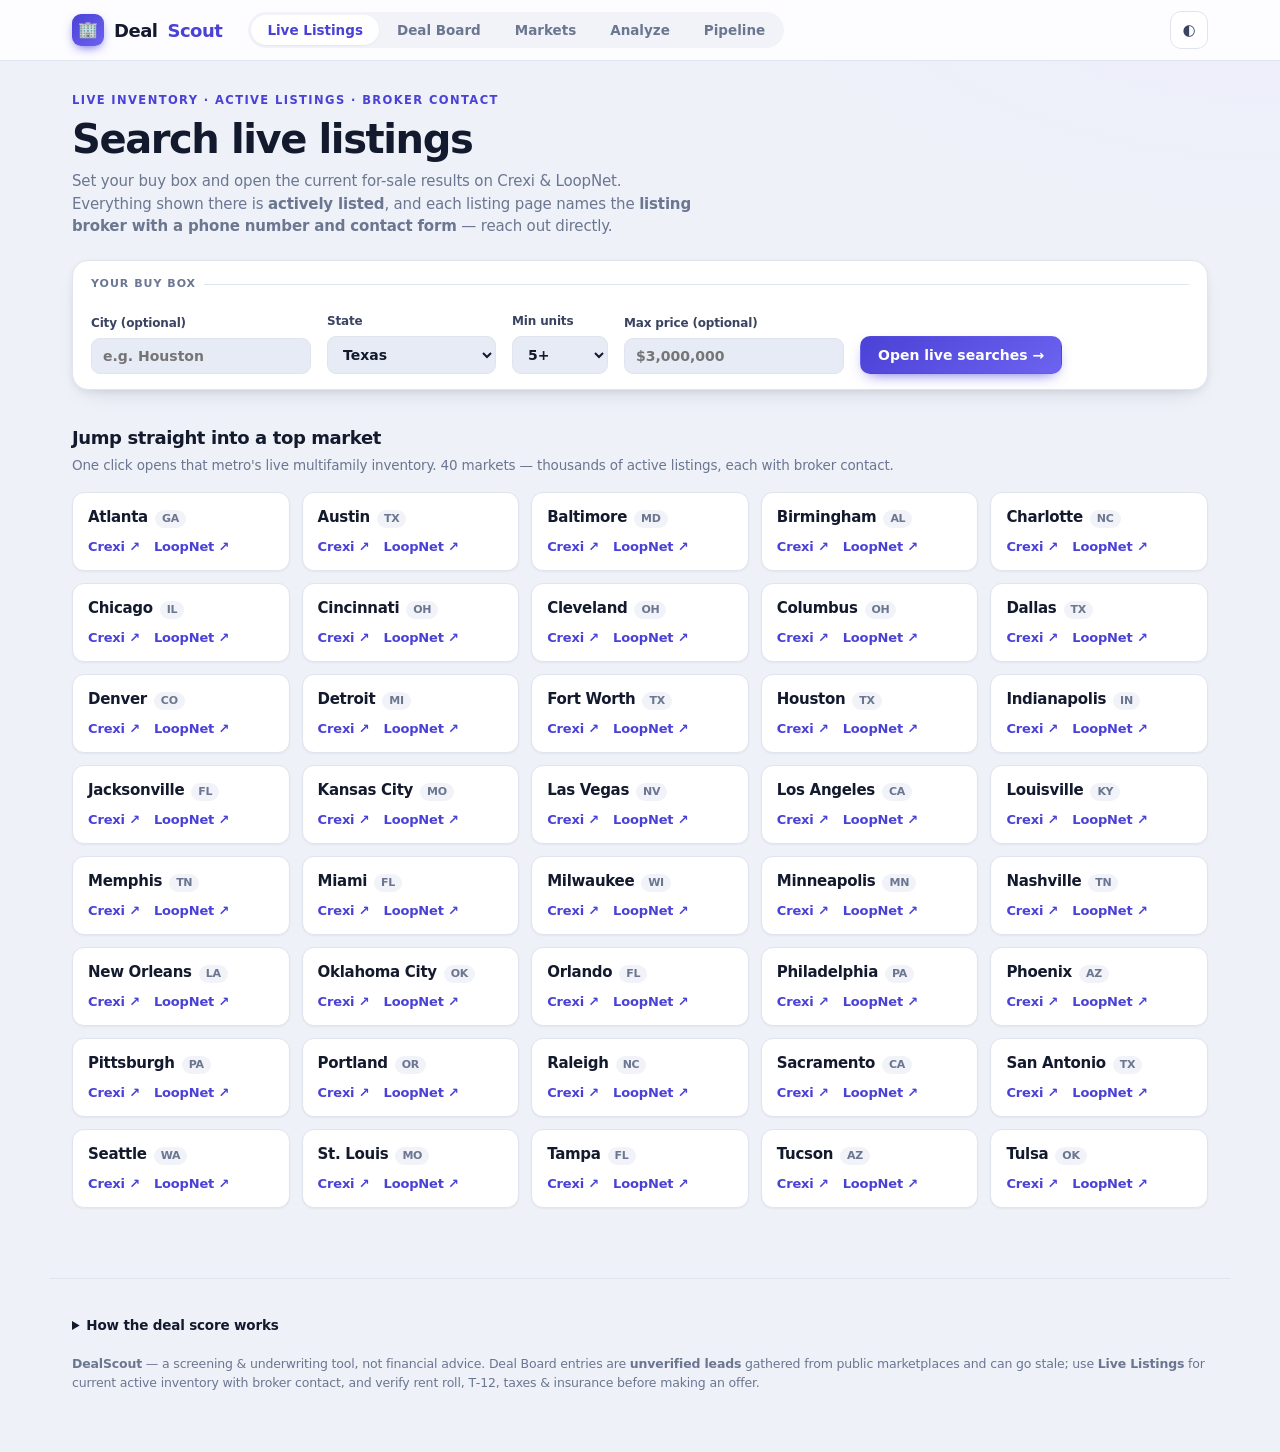
<file: dealscout.html>
<!DOCTYPE html>
<html lang="en">
<head>
  <meta charset="UTF-8" />
  <meta name="viewport" content="width=device-width, initial-scale=1.0" />
  <title>DealScout — Ranked Multifamily Deals</title>
  <meta name="description" content="Browse scored & ranked 5/10/20+ unit multifamily properties in-app, underwrite each, and track your pipeline." />
  <style>
/* ============================================================
   DealScout — in-app ranked multifamily deal board
   Professional edition. Theme-aware (light default + dark).
   Indigo brand; semantic score colors kept separate.
   ============================================================ */
:root {
  --bg:        #eef1f8;
  --bg-tint:   #e7ebf5;
  --surface:   #ffffff;
  --surface-2: #f1f3f9;
  --line:      #e0e4ef;
  --line-2:    #eaedf5;
  --text:      #141a2e;
  --text-2:    #3a4360;
  --muted:     #6b7691;
  --brand:     #4a41d6;
  --brand-2:   #6d63f0;
  --brand-ink: #ffffff;
  --brand-soft:#edecfd;
  --good:      #10914a; --good-bg:#e6f6ec;
  --warn:      #b8710a; --warn-bg:#fbf1e0;
  --bad:       #d02525; --bad-bg:#fceaea;
  --info:      #2160e0; --info-bg:#e7eefe;
  --gold-1:#fde9a8; --gold-2:#eab308; --gold-ink:#5c4106;
  --slv-1:#eef1f7; --slv-2:#b9c1d4; --slv-ink:#3a4150;
  --brz-1:#f6dcc2; --brz-2:#c98a4e; --brz-ink:#4d2f14;
  --shadow-1: 0 1px 2px rgba(20,26,46,.05);
  --shadow-2: 0 2px 6px rgba(20,26,46,.06), 0 10px 24px -14px rgba(20,26,46,.22);
  --shadow-3: 0 12px 34px -16px rgba(20,26,46,.35);
  --track: #e6e9f2;
  --radius:   16px;
  --radius-sm:11px;
  --font: "Inter var", ui-sans-serif, system-ui, -apple-system, "Segoe UI", Roboto, Helvetica, Arial, sans-serif;
}
@media (prefers-color-scheme: dark) {
  :root {
    --bg:#080b16; --bg-tint:#0b0f1d; --surface:#121828; --surface-2:#182136; --line:#26304a; --line-2:#1e2740;
    --text:#f0f3fb; --text-2:#c2cbe0; --muted:#8b98b8; --brand:#7a72ff; --brand-2:#948dff; --brand-soft:rgba(122,114,255,.14);
    --good:#3ddc8c; --good-bg:rgba(61,220,140,.13); --warn:#fbbf24; --warn-bg:rgba(251,191,36,.13);
    --bad:#fb7185; --bad-bg:rgba(251,113,133,.13); --info:#5fa2ff; --info-bg:rgba(95,162,255,.13);
    --gold-1:#c79a2b; --gold-2:#8a6a12; --gold-ink:#fff4d6;
    --slv-1:#8a93aa; --slv-2:#586178; --slv-ink:#f2f5fb;
    --brz-1:#a8703f; --brz-2:#6e4522; --brz-ink:#ffe9d4;
    --track:#242e46;
    --shadow-1:0 1px 2px rgba(0,0,0,.4);
    --shadow-2:0 2px 8px rgba(0,0,0,.4), 0 14px 32px -16px rgba(0,0,0,.7);
    --shadow-3:0 18px 40px -18px rgba(0,0,0,.8);
  }
}
:root[data-theme="light"] {
  --bg:#eef1f8; --bg-tint:#e7ebf5; --surface:#fff; --surface-2:#f1f3f9; --line:#e0e4ef; --line-2:#eaedf5;
  --text:#141a2e; --text-2:#3a4360; --muted:#6b7691; --brand:#4a41d6; --brand-2:#6d63f0; --brand-soft:#edecfd;
  --good:#10914a; --good-bg:#e6f6ec; --warn:#b8710a; --warn-bg:#fbf1e0; --bad:#d02525; --bad-bg:#fceaea; --info:#2160e0; --info-bg:#e7eefe;
  --gold-1:#fde9a8; --gold-2:#eab308; --gold-ink:#5c4106; --slv-1:#eef1f7; --slv-2:#b9c1d4; --slv-ink:#3a4150; --brz-1:#f6dcc2; --brz-2:#c98a4e; --brz-ink:#4d2f14;
  --track:#e6e9f2;
  --shadow-1:0 1px 2px rgba(20,26,46,.05); --shadow-2:0 2px 6px rgba(20,26,46,.06), 0 10px 24px -14px rgba(20,26,46,.22); --shadow-3:0 12px 34px -16px rgba(20,26,46,.35);
}
:root[data-theme="dark"] {
  --bg:#080b16; --bg-tint:#0b0f1d; --surface:#121828; --surface-2:#182136; --line:#26304a; --line-2:#1e2740;
  --text:#f0f3fb; --text-2:#c2cbe0; --muted:#8b98b8; --brand:#7a72ff; --brand-2:#948dff; --brand-soft:rgba(122,114,255,.14);
  --good:#3ddc8c; --good-bg:rgba(61,220,140,.13); --warn:#fbbf24; --warn-bg:rgba(251,191,36,.13); --bad:#fb7185; --bad-bg:rgba(251,113,133,.13); --info:#5fa2ff; --info-bg:rgba(95,162,255,.13);
  --gold-1:#c79a2b; --gold-2:#8a6a12; --gold-ink:#fff4d6; --slv-1:#8a93aa; --slv-2:#586178; --slv-ink:#f2f5fb; --brz-1:#a8703f; --brz-2:#6e4522; --brz-ink:#ffe9d4;
  --track:#242e46;
  --shadow-1:0 1px 2px rgba(0,0,0,.4); --shadow-2:0 2px 8px rgba(0,0,0,.4), 0 14px 32px -16px rgba(0,0,0,.7); --shadow-3:0 18px 40px -18px rgba(0,0,0,.8);
}

* { box-sizing: border-box; margin: 0; padding: 0; }
[hidden] { display: none !important; }
html { scroll-behavior: smooth; }
body {
  font-family: var(--font);
  background:
    radial-gradient(900px 480px at 100% -5%, var(--brand-soft), transparent 60%),
    var(--bg);
  color: var(--text); line-height: 1.5; -webkit-font-smoothing: antialiased;
  letter-spacing: -0.01em;
}
button { font-family: inherit; cursor: pointer; }
a { color: inherit; text-decoration: none; }
.tnum { font-variant-numeric: tabular-nums; }
:focus-visible { outline: 2px solid var(--brand); outline-offset: 2px; border-radius: 4px; }

/* ---------- Header ---------- */
.top { position: sticky; top: 0; z-index: 40; background: color-mix(in srgb, var(--surface) 86%, transparent);
  backdrop-filter: saturate(1.6) blur(12px); border-bottom: 1px solid var(--line); }
.top__in { max-width: 1180px; margin: 0 auto; padding: 11px 22px; display: flex; align-items: center; gap: 18px; }
.logo { display: flex; align-items: center; gap: 10px; font-weight: 800; font-size: 18px; letter-spacing: -.5px; }
.logo__m { display: grid; place-items: center; width: 32px; height: 32px; border-radius: 9px;
  background: linear-gradient(140deg, var(--brand), var(--brand-2)); color: #fff; font-size: 16px; box-shadow: 0 4px 12px -4px var(--brand); }
.logo b { color: var(--brand); }
.top__tabs { display: flex; gap: 2px; margin-left: 8px; padding: 3px; background: var(--surface-2); border-radius: 999px; max-width: 100%; overflow-x: auto; scrollbar-width: none; }
.top__tabs::-webkit-scrollbar { display: none; }
.tab { flex-shrink: 0; }
.tab { border: 0; background: transparent; color: var(--muted); font-weight: 600; font-size: 13.5px; padding: 7px 16px; border-radius: 999px; transition: color .15s, background .15s; }
.tab:hover { color: var(--text); }
.tab.is-active { color: var(--brand); background: var(--surface); box-shadow: var(--shadow-1); }
.top__sp { flex: 1; }
.icon-btn { border: 1px solid var(--line); background: var(--surface); color: var(--text-2); width: 38px; height: 38px; border-radius: 11px; font-size: 15px; display: grid; place-items: center; transition: border-color .15s, color .15s, transform .1s; }
.icon-btn:hover { border-color: var(--brand); color: var(--brand); }
.icon-btn:active { transform: scale(.94); }

/* ---------- Layout ---------- */
.wrap { max-width: 1180px; margin: 0 auto; padding: 26px 22px 70px; }
.view { display: none; animation: fade .3s ease; }
.view.is-active { display: block; }
@keyframes fade { from { opacity: 0; transform: translateY(6px); } to { opacity: 1; transform: none; } }

/* ---------- Hero ---------- */
.hero { display: grid; grid-template-columns: 1fr auto; gap: 28px; align-items: end; margin-bottom: 22px; }
.eyebrow { display: inline-block; font-size: 11.5px; font-weight: 700; text-transform: uppercase; letter-spacing: 1.4px; color: var(--brand); margin-bottom: 10px; }
.hero h1 { font-size: clamp(28px, 4vw, 40px); line-height: 1.03; letter-spacing: -1.4px; font-weight: 800; text-wrap: balance; }
.hero__l p { color: var(--muted); margin-top: 10px; font-size: 15px; max-width: 620px; }

.kpis { display: grid; grid-template-columns: repeat(4, minmax(90px, 1fr)); gap: 1px; background: var(--line); border: 1px solid var(--line); border-radius: 14px; overflow: hidden; box-shadow: var(--shadow-2); }
.kpi { background: var(--surface); padding: 12px 16px; display: flex; flex-direction: column; gap: 1px; min-width: 96px; }
.kpi__k { font-size: 11px; font-weight: 600; text-transform: uppercase; letter-spacing: .6px; color: var(--muted); }
.kpi__v { font-size: 21px; font-weight: 800; letter-spacing: -.5px; line-height: 1.15; }
.kpi__s { font-size: 11px; color: var(--muted); }

/* ---------- Live Listings ---------- */
.lv-summary { font-size: 14px; color: var(--muted); margin-bottom: 14px; }
.lv-summary b { color: var(--text); }
.src-grid { display: grid; grid-template-columns: repeat(auto-fill, minmax(240px, 1fr)); gap: 14px; }
.src { display: flex; flex-direction: column; gap: 7px; background: var(--surface); border: 1px solid var(--line); border-radius: 14px; padding: 17px; box-shadow: var(--shadow-1); transition: border-color .15s, box-shadow .15s, transform .12s; }
.src:hover { border-color: color-mix(in srgb, var(--brand) 45%, var(--line)); box-shadow: var(--shadow-2); transform: translateY(-2px); }
.src__top { display: flex; align-items: center; justify-content: space-between; }
.src__name { font-weight: 800; font-size: 16px; letter-spacing: -.3px; }
.src__go { font-size: 12.5px; font-weight: 700; color: var(--brand); }
.src__desc { font-size: 12.5px; color: var(--muted); flex: 1; }
.src__cta { font-size: 12px; font-weight: 700; color: var(--good); background: var(--good-bg); border-radius: 8px; padding: 6px 10px; text-align: center; }

.mk-h { font-size: 18px; letter-spacing: -.4px; margin: 34px 0 4px; }
.mk-sub { font-size: 13.5px; color: var(--muted); margin-bottom: 16px; }
.metro-grid { display: grid; grid-template-columns: repeat(auto-fill, minmax(190px, 1fr)); gap: 12px; }
.metro { background: var(--surface); border: 1px solid var(--line); border-radius: 12px; padding: 13px 15px; box-shadow: var(--shadow-1); transition: border-color .15s, transform .12s; }
.metro:hover { border-color: color-mix(in srgb, var(--brand) 40%, var(--line)); transform: translateY(-2px); }
.metro__name { font-weight: 700; font-size: 15px; letter-spacing: -.3px; display: flex; align-items: baseline; gap: 7px; margin-bottom: 9px; }
.metro__name span { font-size: 11px; font-weight: 700; color: var(--muted); background: var(--surface-2); padding: 1px 7px; border-radius: 999px; }
.metro__links { display: flex; gap: 14px; }
.metro__links a { font-size: 13px; font-weight: 700; color: var(--brand); }
.metro__links a:hover { text-decoration: underline; }

/* ---------- Notice ---------- */
.notice { display: flex; gap: 11px; align-items: flex-start; background: var(--info-bg);
  border: 1px solid color-mix(in srgb, var(--info) 24%, transparent); color: var(--text-2);
  border-radius: 12px; padding: 12px 15px; font-size: 13px; margin: 18px 0 22px; }
.notice__i { display: grid; place-items: center; width: 18px; height: 18px; flex-shrink: 0; border-radius: 50%; background: var(--info); color: #fff; font-size: 12px; font-weight: 700; margin-top: 1px; }
.notice b { color: var(--info); }

/* ---------- Control panel ---------- */
.assume { background: var(--surface); border: 1px solid var(--line); border-radius: var(--radius); padding: 15px 18px; box-shadow: var(--shadow-2); margin-bottom: 14px; }
.assume__row { display: flex; flex-wrap: wrap; align-items: end; gap: 16px; }
.assume__title { font-size: 11px; font-weight: 700; text-transform: uppercase; letter-spacing: 1px; color: var(--muted); width: 100%; margin-bottom: 4px; display: flex; align-items: center; gap: 8px; }
.assume__title::after { content: ""; flex: 1; height: 1px; background: var(--line); }
.ctrl { display: flex; flex-direction: column; gap: 6px; }
.ctrl label { font-size: 12px; font-weight: 600; color: var(--text-2); }
.ctrl input, .ctrl select { font-family: inherit; font-size: 14px; font-weight: 600; color: var(--text); background: var(--bg-tint); border: 1px solid var(--line); border-radius: 9px; padding: 9px 11px; min-width: 96px; transition: border-color .15s, box-shadow .15s, background .15s; }
.ctrl input:hover, .ctrl select:hover { border-color: color-mix(in srgb, var(--brand) 40%, var(--line)); }
.ctrl input:focus, .ctrl select:focus { outline: none; background: var(--surface); border-color: var(--brand); box-shadow: 0 0 0 3px color-mix(in srgb, var(--brand) 18%, transparent); }

/* ---------- Toolbar ---------- */
.toolbar { display: flex; flex-wrap: wrap; align-items: center; gap: 10px; margin: 18px 0 10px; }
.toolbar .count { font-size: 13.5px; color: var(--muted); margin-right: auto; font-weight: 500; }
.toolbar .count b { color: var(--text); font-weight: 800; font-size: 15px; }
.seg { display: flex; border: 1px solid var(--line); border-radius: 999px; overflow: hidden; background: var(--surface); box-shadow: var(--shadow-1); }
.seg button { border: 0; background: transparent; color: var(--muted); font-weight: 600; font-size: 13px; padding: 8px 15px; transition: color .15s; }
.seg button:hover { color: var(--text); }
.seg button.is-active { background: linear-gradient(140deg, var(--brand), var(--brand-2)); color: var(--brand-ink); }

/* ---------- List header ---------- */
.list-head { display: grid; grid-template-columns: 48px 1fr repeat(4, minmax(82px, auto)) 128px 34px; gap: 16px; padding: 0 18px 8px; align-items: center; }
.list-head span { font-size: 10.5px; font-weight: 700; text-transform: uppercase; letter-spacing: .7px; color: var(--muted); }
.list-head .lh-r { text-align: right; }

/* ---------- Property list ---------- */
.list { display: flex; flex-direction: column; gap: 9px; }
.prop { background: var(--surface); border: 1px solid var(--line); border-radius: var(--radius); box-shadow: var(--shadow-1); overflow: hidden; transition: box-shadow .18s, border-color .18s, transform .12s; }
.prop:hover { box-shadow: var(--shadow-2); border-color: color-mix(in srgb, var(--brand) 34%, var(--line)); }
.prop.open { box-shadow: var(--shadow-3); border-color: color-mix(in srgb, var(--brand) 45%, var(--line)); }
.g-a { --gc: var(--good); } .g-b { --gc: var(--info); } .g-c { --gc: var(--warn); } .g-d { --gc: var(--bad); }
.prop__row { display: grid; grid-template-columns: 48px 1fr repeat(4, minmax(82px, auto)) 128px 34px; align-items: center; gap: 16px; padding: 15px 18px; cursor: pointer; }

.rank { font-weight: 800; font-size: 14px; color: var(--muted); text-align: center; background: var(--surface-2); border: 1px solid var(--line); border-radius: 9px; padding: 9px 0; letter-spacing: -.5px; }
.rank.r1 { background: linear-gradient(140deg, var(--gold-1), var(--gold-2)); color: var(--gold-ink); border-color: transparent; box-shadow: 0 3px 10px -4px var(--gold-2); }
.rank.r2 { background: linear-gradient(140deg, var(--slv-1), var(--slv-2)); color: var(--slv-ink); border-color: transparent; }
.rank.r3 { background: linear-gradient(140deg, var(--brz-1), var(--brz-2)); color: var(--brz-ink); border-color: transparent; }

.prop__id .nm { font-weight: 700; font-size: 15.5px; letter-spacing: -.3px; }
.prop__id .loc { font-size: 12.5px; color: var(--muted); margin-top: 3px; }
.cell { display: flex; flex-direction: column; gap: 2px; align-items: flex-end; text-align: right; }
.cell.keep { }
.cell .k { display: none; font-size: 10.5px; color: var(--muted); text-transform: uppercase; letter-spacing: .4px; }
.cell .v { font-size: 15px; font-weight: 700; letter-spacing: -.3px; }
.cell .v.neg { color: var(--bad); } .cell .v.pos { color: var(--good); }

.score { display: flex; align-items: center; gap: 11px; }
.gauge { position: relative; width: 50px; height: 50px; border-radius: 50%; display: grid; place-items: center;
  background: conic-gradient(var(--gc) calc(var(--p) * 3.6deg), var(--track) 0); flex-shrink: 0; }
.gauge::after { content: ""; position: absolute; inset: 4px; border-radius: 50%; background: var(--surface); }
.gauge span { position: relative; z-index: 1; font-weight: 800; font-size: 16px; color: var(--gc); letter-spacing: -.5px; }
.score__meta { display: flex; flex-direction: column; line-height: 1.15; }
.score__grade { font-weight: 800; font-size: 16px; color: var(--gc); }
.score__sub { font-size: 11.5px; color: var(--muted); font-weight: 600; }
.chev { color: var(--muted); font-size: 20px; text-align: center; transition: transform .22s ease, color .15s; }
.prop:hover .chev { color: var(--brand); }
.prop.open .chev { transform: rotate(90deg); color: var(--brand); }

/* Expanded detail */
.prop__detail { display: none; border-top: 1px solid var(--line); padding: 18px; background: linear-gradient(180deg, var(--surface-2), var(--surface)); }
.prop.open .prop__detail { display: block; animation: slidein .28s ease; }
@keyframes slidein { from { opacity: 0; transform: translateY(-6px); } to { opacity: 1; transform: none; } }
.detail__grid { display: grid; grid-template-columns: 1fr 1fr; gap: 16px; }
.dcard { background: var(--surface); border: 1px solid var(--line); border-radius: 12px; padding: 15px 17px; box-shadow: var(--shadow-1); }
.dcard.wide { grid-column: 1 / -1; }
.dcard h4 { font-size: 13px; margin-bottom: 12px; display: flex; align-items: center; gap: 8px; letter-spacing: -.2px; }
.h4sub { font-weight: 500; color: var(--muted); font-size: 12px; }
.snap { font-size: 14px; line-height: 1.65; color: var(--text-2); }
.snap b { color: var(--text); font-weight: 700; }
.snap b.neg { color: var(--bad); }
.attrs { display: flex; flex-wrap: wrap; gap: 8px; margin-top: 14px; }
.attr { display: inline-flex; align-items: baseline; gap: 6px; font-size: 12.5px; font-weight: 700; color: var(--text); background: var(--surface-2); border: 1px solid var(--line); padding: 5px 11px; border-radius: 8px; }
.attr em { font-style: normal; font-weight: 600; font-size: 10.5px; text-transform: uppercase; letter-spacing: .5px; color: var(--muted); }
.verify ul { margin: 0; padding-left: 0; list-style: none; display: grid; grid-template-columns: 1fr 1fr; gap: 6px 20px; }
.verify li { position: relative; padding-left: 22px; font-size: 13px; color: var(--text-2); }
.verify li::before { content: "✓"; position: absolute; left: 0; top: 0; color: var(--good); font-weight: 800; }
.kv { width: 100%; border-collapse: collapse; font-size: 13.5px; }
.kv td { padding: 7px 0; border-bottom: 1px solid var(--line-2); }
.kv td:first-child { color: var(--muted); } .kv td:last-child { text-align: right; font-weight: 700; letter-spacing: -.2px; }
.kv tr:last-child td { border-bottom: 0; }
.kv .hl td { color: var(--text); } .kv .hl td:last-child { color: var(--good); font-weight: 800; } .kv .hl td:last-child.neg { color: var(--bad); }
.detail__actions { display: flex; gap: 10px; margin-top: 15px; flex-wrap: wrap; }
.factors { display: flex; flex-wrap: wrap; gap: 7px; margin-top: 12px; }
.factor { font-size: 11.5px; font-weight: 700; padding: 4px 11px; border-radius: 999px; border: 1px solid var(--line); color: var(--muted); }
.factor.good { color: var(--good); border-color: color-mix(in srgb, var(--good) 34%, transparent); background: var(--good-bg); }
.factor.mid { color: var(--warn); border-color: color-mix(in srgb, var(--warn) 34%, transparent); background: var(--warn-bg); }
.factor.bad { color: var(--bad); border-color: color-mix(in srgb, var(--bad) 34%, transparent); background: var(--bad-bg); }

/* ---------- Buttons ---------- */
.btn { display: inline-flex; align-items: center; justify-content: center; gap: .5em; font-weight: 700; font-size: 14px; padding: 10px 17px; border-radius: 10px; border: 1px solid transparent; transition: filter .15s, border-color .15s, color .15s, transform .1s, box-shadow .15s; }
.btn:active { transform: translateY(1px); }
.btn--brand { background: linear-gradient(140deg, var(--brand), var(--brand-2)); color: var(--brand-ink); box-shadow: 0 6px 16px -8px var(--brand); }
.btn--brand:hover { filter: brightness(1.07); box-shadow: 0 8px 20px -8px var(--brand); }
.btn--ghost { background: var(--surface); border-color: var(--line); color: var(--text); }
.btn--ghost:hover { border-color: var(--brand); color: var(--brand); }
.btn--sm { padding: 8px 14px; font-size: 13px; }
.btn--danger:hover { border-color: var(--bad); color: var(--bad); }

/* ---------- Stats (pipeline) ---------- */
.stats { display: grid; grid-template-columns: repeat(4, 1fr); gap: 12px; margin-bottom: 20px; }
.stat { background: var(--surface); border: 1px solid var(--line); border-radius: var(--radius); padding: 16px 18px; box-shadow: var(--shadow-1); }
.stat span { font-size: 12px; color: var(--muted); font-weight: 600; } .stat strong { display: block; font-size: 25px; letter-spacing: -.6px; margin-top: 4px; font-weight: 800; }

/* ---------- Pipeline board ---------- */
.board { display: grid; grid-auto-flow: column; grid-auto-columns: minmax(232px, 1fr); gap: 14px; overflow-x: auto; padding-bottom: 10px; }
.col { background: var(--surface-2); border: 1px solid var(--line); border-radius: var(--radius); padding: 13px; min-height: 130px; transition: border-color .15s, background .15s; }
.col.over { border-color: var(--brand); background: color-mix(in srgb, var(--brand) 8%, var(--surface-2)); }
.col__h { display: flex; justify-content: space-between; align-items: center; margin-bottom: 12px; }
.col__t { font-size: 11.5px; font-weight: 700; text-transform: uppercase; letter-spacing: .6px; display: flex; align-items: center; gap: 8px; }
.dot { width: 8px; height: 8px; border-radius: 50%; }
.col__c { font-size: 12px; font-weight: 700; color: var(--muted); background: var(--surface); padding: 1px 9px; border-radius: 999px; }
.card2 { background: var(--surface); border: 1px solid var(--line); border-radius: 12px; padding: 12px; margin-bottom: 9px; cursor: grab; box-shadow: var(--shadow-1); transition: box-shadow .15s, border-color .15s, transform .1s; }
.card2:hover { box-shadow: var(--shadow-2); border-color: color-mix(in srgb, var(--brand) 30%, var(--line)); }
.card2:active { cursor: grabbing; }
.card2.drag { opacity: .45; transform: rotate(1.5deg); }
.card2 .nm { font-weight: 700; font-size: 13.5px; margin-bottom: 8px; letter-spacing: -.2px; }
.card2 .tags { display: flex; flex-wrap: wrap; gap: 5px; margin-bottom: 9px; }
.mini { font-size: 11px; font-weight: 700; padding: 2px 8px; border-radius: 999px; }
.mini.g-a { background: var(--good-bg); color: var(--good); } .mini.g-b { background: var(--info-bg); color: var(--info); }
.mini.g-c { background: var(--warn-bg); color: var(--warn); } .mini.g-d { background: var(--bad-bg); color: var(--bad); }
.mini.plain { background: var(--surface-2); color: var(--muted); }
.card2 .ft { display: flex; justify-content: space-between; align-items: center; }
.card2 .lk { font-size: 12px; font-weight: 700; color: var(--brand); }
.card2 .del { border: 0; background: transparent; color: var(--muted); font-size: 14px; border-radius: 6px; padding: 2px 5px; }
.card2 .del:hover { color: var(--bad); background: var(--bad-bg); }
.empty { font-size: 12px; color: var(--muted); text-align: center; padding: 18px 0; }
.pipe-tools { display: flex; gap: 10px; margin-top: 20px; flex-wrap: wrap; }

/* ---------- Board search / toolbar ---------- */
.board-search { font-family: inherit; font-size: 14px; font-weight: 500; color: var(--text); background: var(--surface); border: 1px solid var(--line); border-radius: 999px; padding: 9px 16px; min-width: 230px; transition: border-color .15s, box-shadow .15s; }
.board-search::placeholder { color: var(--muted); }
.board-search:focus { outline: none; border-color: var(--brand); box-shadow: 0 0 0 3px color-mix(in srgb, var(--brand) 18%, transparent); }
.sort-lbl { font-size: 13px; color: var(--muted); font-weight: 600; }

/* ---------- Markets analytics ---------- */
.mkt-stats { display: grid; grid-template-columns: repeat(4, 1fr); gap: 12px; margin-bottom: 20px; }
.mkt-stat { background: var(--surface); border: 1px solid var(--line); border-radius: 14px; padding: 16px 18px; box-shadow: var(--shadow-1); }
.mkt-stat span { font-size: 12px; color: var(--muted); font-weight: 600; }
.mkt-stat strong { display: block; font-size: 26px; letter-spacing: -.6px; margin: 3px 0 1px; font-weight: 800; }
.mkt-stat small { font-size: 11.5px; color: var(--muted); }

.charts { display: grid; grid-template-columns: 1fr 1fr; gap: 18px; align-items: start; }
.chart { background: var(--surface); border: 1px solid var(--line); border-radius: 16px; padding: 20px; box-shadow: var(--shadow-2); }
.chart--wide { grid-column: 1 / -1; }
.chart__h { margin-bottom: 16px; }
.chart__h h3 { font-size: 16px; letter-spacing: -.3px; }
.chart__h span { font-size: 12.5px; color: var(--muted); }
.bars { display: flex; flex-direction: column; gap: 9px; }
.bar-row { display: grid; grid-template-columns: 128px 1fr auto; align-items: center; gap: 12px; }
.bar-label { font-size: 12.5px; color: var(--text-2); font-weight: 600; text-align: right; white-space: nowrap; overflow: hidden; text-overflow: ellipsis; }
.bar-track { height: 16px; background: var(--surface-2); border-radius: 5px; overflow: hidden; }
.bar-fill { display: block; height: 100%; background: var(--brand); border-radius: 5px; transition: width .5s cubic-bezier(.4,0,.2,1); }
.bar-val { font-size: 12.5px; font-weight: 700; color: var(--text); white-space: nowrap; }
.bar-row--link { cursor: pointer; border-radius: 6px; padding: 2px 4px; margin: -2px -4px; transition: background .12s; }
.bar-row--link:hover { background: var(--surface-2); }
.bar-row--link:hover .bar-fill { filter: brightness(1.1); }

.gm-bar { display: flex; height: 26px; border-radius: 8px; overflow: hidden; gap: 2px; background: var(--surface-2); }
.gm-seg { height: 100%; transition: width .5s ease; }
.gm-seg.g-a { background: var(--good); } .gm-seg.g-b { background: var(--info); } .gm-seg.g-c { background: var(--warn); } .gm-seg.g-d { background: var(--bad); }
.gm-legend { display: flex; flex-wrap: wrap; gap: 16px; margin-top: 14px; }
.gm-key { display: inline-flex; align-items: center; gap: 7px; font-size: 12.5px; color: var(--text-2); font-weight: 600; }
.gm-key i { width: 11px; height: 11px; border-radius: 3px; display: inline-block; }
.gm-key i.g-a { background: var(--good); } .gm-key i.g-b { background: var(--info); } .gm-key i.g-c { background: var(--warn); } .gm-key i.g-d { background: var(--bad); }
.gm-key b { color: var(--text); }

/* ---------- Metrics / Max offer / Analyze ---------- */
.metrics { display: grid; grid-template-columns: repeat(4, 1fr); gap: 12px; }
.metric { background: var(--surface); border: 1px solid var(--line); border-radius: 12px; padding: 14px 16px; box-shadow: var(--shadow-1); }
.metric__label { display: block; font-size: 11px; color: var(--muted); font-weight: 600; margin-bottom: 4px; text-transform: uppercase; letter-spacing: .4px; }
.metric strong { font-size: 20px; letter-spacing: -.5px; }
.val--neg { color: var(--bad); }

.maxoffer { background: linear-gradient(180deg, color-mix(in srgb, var(--brand) 8%, var(--surface)), var(--surface)); border-color: color-mix(in srgb, var(--brand) 30%, var(--line)); }
.mo-grid { display: grid; grid-template-columns: repeat(3, 1fr); gap: 12px; }
.mo { background: var(--surface); border: 1px solid var(--line); border-radius: 10px; padding: 12px 14px; }
.mo-k { display: block; font-size: 11.5px; color: var(--muted); font-weight: 600; margin-bottom: 4px; }
.mo strong { font-size: 21px; letter-spacing: -.5px; }
.mo--hl { background: linear-gradient(140deg, var(--brand), var(--brand-2)); border-color: transparent; }
.mo--hl .mo-k { color: color-mix(in srgb, var(--brand-ink) 82%, transparent); }
.mo--hl strong { color: var(--brand-ink); }
.mo-note { font-size: 13px; color: var(--muted); margin-top: 12px; }
.mo-note b { color: var(--text); } .mo-note b.pos { color: var(--good); } .mo-note b.neg { color: var(--bad); }

.an-wrap { display: grid; grid-template-columns: minmax(380px, 440px) 1fr; gap: 22px; align-items: start; }
.an-form .an-hr { border: 0; border-top: 1px solid var(--line); margin: 18px 0 2px; }
.an-actions { display: flex; gap: 10px; margin-top: 20px; }
.an-actions .btn { flex: 1; }
.ctrl-row { display: flex; gap: 8px; align-items: center; }
.seg--mini button { padding: 8px 11px; font-size: 12px; }
.an-seg button { flex: 1; }
.an-results { display: flex; flex-direction: column; gap: 16px; }
.an-score { display: flex; align-items: center; gap: 18px; background: var(--surface); border: 1px solid var(--line); border-radius: 16px; padding: 18px 20px; box-shadow: var(--shadow-2); }
.gauge--lg { width: 78px; height: 78px; }
.gauge--lg::after { inset: 6px; }
.gauge--lg span { font-size: 25px; }
.an-grade { font-size: 21px; font-weight: 800; color: var(--gc); letter-spacing: -.4px; }
.an-blurb { font-size: 14px; color: var(--muted); margin-top: 3px; }

/* ---------- Footer ---------- */
.foot { max-width: 1180px; margin: 0 auto; padding: 32px 22px 60px; border-top: 1px solid var(--line); color: var(--muted); font-size: 12.5px; }
.foot p + p { margin-top: 7px; }
.method { margin-bottom: 16px; }
.method summary { cursor: pointer; font-weight: 700; color: var(--text); font-size: 13.5px; padding: 4px 0; }
.method summary:hover { color: var(--brand); }
.method__body { margin-top: 8px; padding: 14px 16px; background: var(--surface); border: 1px solid var(--line); border-radius: 12px; max-width: 780px; }
.method__body p { color: var(--text-2); font-size: 13px; }
.method__body ul { margin: 8px 0; padding-left: 18px; display: flex; flex-direction: column; gap: 4px; }
.method__body li { font-size: 13px; color: var(--text-2); }
.method__body b { color: var(--text); }

/* ---------- Toast ---------- */
.toast { position: fixed; bottom: 26px; left: 50%; transform: translateX(-50%) translateY(16px); background: linear-gradient(140deg, var(--brand), var(--brand-2)); color: var(--brand-ink); font-weight: 700; font-size: 14px; padding: 12px 22px; border-radius: 999px; box-shadow: var(--shadow-3); opacity: 0; transition: opacity .22s, transform .22s; z-index: 90; pointer-events: none; }
.toast.show { opacity: 1; transform: translateX(-50%) translateY(0); }

/* ---------- Responsive ---------- */
@media (max-width: 900px) {
  .hero { grid-template-columns: 1fr; align-items: start; gap: 18px; }
  .kpis { grid-template-columns: repeat(4, 1fr); width: 100%; }
}
@media (max-width: 780px) {
  .list-head { display: none; }
  .prop__row { grid-template-columns: 40px 1fr auto 30px; row-gap: 12px; }
  .prop__row .cell { display: none; align-items: flex-start; text-align: left; }
  .prop__row .cell.keep { display: flex; grid-column: 2; }
  .cell .k { display: block; }
  .detail__grid { grid-template-columns: 1fr; }
  .verify ul { grid-template-columns: 1fr; }
  .stats { grid-template-columns: repeat(2, 1fr); }
  .kpis { grid-template-columns: repeat(2, 1fr); }
  .an-wrap { grid-template-columns: 1fr; }
  .mo-grid { grid-template-columns: 1fr; }
  .metrics { grid-template-columns: repeat(2, 1fr); }
  .charts { grid-template-columns: 1fr; }
  .mkt-stats { grid-template-columns: repeat(2, 1fr); }
  .bar-row { grid-template-columns: 92px 1fr auto; }
  .toolbar .board-search { min-width: 0; width: 100%; order: -1; }
}
@media (max-width: 520px) {
  .ctrl { flex: 1 1 42%; } .ctrl input, .ctrl select { min-width: 0; width: 100%; }
  .top__tabs { margin-left: 0; }
}
@media (prefers-reduced-motion: reduce) { *, *::before, *::after { animation: none !important; transition: none !important; } }

/* ---------- Printable one-pager ---------- */
#printSheet { display: none; }
.ps { color: #111; font-size: 13px; }
.ps-head { display: flex; justify-content: space-between; align-items: baseline; border-bottom: 2px solid #4a41d6; padding-bottom: 8px; margin-bottom: 14px; }
.ps-brand { font-size: 20px; font-weight: 800; color: #111; } .ps-brand b { color: #4a41d6; }
.ps-date { font-size: 12px; color: #555; }
.ps-title { font-size: 22px; margin: 0 0 2px; color: #111; }
.ps-sub { font-size: 13px; color: #555; margin-bottom: 8px; }
.ps-score { display: inline-block; font-size: 13px; font-weight: 700; background: #eef1fb; color: #4a41d6; padding: 5px 12px; border-radius: 6px; margin-bottom: 14px; }
.ps-metrics { display: grid; grid-template-columns: repeat(3, 1fr); gap: 10px; margin-bottom: 16px; }
.ps-metrics div { border: 1px solid #ddd; border-radius: 8px; padding: 10px 12px; }
.ps-metrics span { display: block; font-size: 11px; color: #666; text-transform: uppercase; letter-spacing: .4px; }
.ps-metrics b { font-size: 18px; }
.ps-cols { display: grid; grid-template-columns: 1fr 1fr; gap: 16px; }
.ps-tbl { width: 100%; border-collapse: collapse; }
.ps-tbl caption { text-align: left; font-weight: 700; font-size: 13px; margin-bottom: 6px; color: #4a41d6; }
.ps-tbl td { padding: 5px 0; border-bottom: 1px solid #eee; font-size: 12.5px; }
.ps-tbl td:last-child { text-align: right; font-weight: 700; }
.ps-max { margin: 16px 0 6px; padding: 10px 14px; background: #eef1fb; border-radius: 8px; font-size: 14px; }
.ps-max b { color: #4a41d6; }
.ps-foot { font-size: 11px; color: #777; margin-top: 14px; border-top: 1px solid #ddd; padding-top: 8px; }

@media print {
  body.printing { background: #fff !important; }
  body.printing > *:not(#printSheet) { display: none !important; }
  body.printing #printSheet { display: block !important; padding: 24px; }
  @page { margin: 14mm; }
}

  </style>
  <link rel="icon" href="data:image/svg+xml,%3Csvg xmlns='http://www.w3.org/2000/svg' viewBox='0 0 100 100'%3E%3Ctext y='.9em' font-size='90'%3E%F0%9F%8F%A2%3C/text%3E%3C/svg%3E" />
</head>
<body>
  <header class="top">
    <div class="top__in">
      <div class="logo"><span class="logo__m">🏢</span> Deal<b>Scout</b></div>
      <div class="top__tabs">
        <button class="tab is-active" data-view="live">Live Listings</button>
        <button class="tab" data-view="deals">Deal Board</button>
        <button class="tab" data-view="markets">Markets</button>
        <button class="tab" data-view="analyze">Analyze</button>
        <button class="tab" data-view="pipeline">Pipeline</button>
      </div>
      <div class="top__sp"></div>
      <button class="icon-btn" id="themeBtn" title="Toggle light / dark">◐</button>
    </div>
  </header>

  <!-- ============ DEALS ============ -->
  <main class="wrap">
    <!-- ============ LIVE LISTINGS ============ -->
    <section class="view is-active" id="view-live">
      <div class="hero">
        <div class="hero__l">
          <span class="eyebrow">Live inventory · active listings · broker contact</span>
          <h1>Search live listings</h1>
          <p>Set your buy box and open the current for-sale results on Crexi &amp; LoopNet. Everything shown there is <strong>actively listed</strong>, and each listing page names the <strong>listing broker with a phone number and contact form</strong> — reach out directly.</p>
        </div>
      </div>

      <div class="assume">
        <div class="assume__row">
          <div class="assume__title">Your buy box</div>
          <div class="ctrl"><label for="lvCity">City <span class="muted">(optional)</span></label><input id="lvCity" placeholder="e.g. Houston" autocomplete="off" /></div>
          <div class="ctrl"><label for="lvState">State</label><select id="lvState"></select></div>
          <div class="ctrl"><label for="lvUnits">Min units</label>
            <select id="lvUnits">
              <option value="0">Any</option><option value="5" selected>5+</option>
              <option value="10">10+</option><option value="20">20+</option><option value="50">50+</option>
            </select>
          </div>
          <div class="ctrl"><label for="lvMax">Max price <span class="muted">(optional)</span></label><input id="lvMax" inputmode="numeric" placeholder="$3,000,000" /></div>
          <div class="ctrl"><label>&nbsp;</label><button class="btn btn--brand" id="lvGo">Open live searches →</button></div>
        </div>
      </div>

      <div id="lvResults" hidden>
        <div class="lv-summary" id="lvSummary"></div>
        <div class="src-grid" id="lvSrc"></div>
        <p class="notice" style="margin-top:16px">
          <span class="notice__i">✓</span>
          <span>These open the marketplace's <b>live, active</b> inventory in a new tab. On any listing you like, scroll to the broker card for their <b>name, phone, and email</b> — or use the "Contact" button. Refine units/price on the site's own filters.</span>
        </p>
      </div>

      <h3 class="mk-h">Jump straight into a top market</h3>
      <p class="mk-sub">One click opens that metro's live multifamily inventory. 40 markets — thousands of active listings, each with broker contact.</p>
      <div class="metro-grid" id="metroGrid"></div>
    </section>

    <!-- ============ DEAL BOARD ============ -->
    <section class="view" id="view-deals">
      <div class="hero">
        <div class="hero__l">
          <span class="eyebrow">Multifamily acquisitions · 185+ listings · 33 states</span>
          <h1>Ranked deal board</h1>
          <p>Every property is scored by one underwriting engine and ranked strongest-first. Tune your financing once and the whole board re-scores live. Click a row to underwrite it.</p>
        </div>
        <div class="kpis" id="kpis"></div>
      </div>

      <div class="notice">
        <span class="notice__i">ℹ</span>
        <div><b>Real leads gathered from live marketplaces</b> (LoopNet, Crexi, CityFeet, Showcase) — unverified snapshots. Confirm price, units &amp; cap at the source before acting. Want auto-updating verified data? A RentCast API key turns on a live feed.</div>
      </div>

      <!-- Financing assumptions (re-scores everything) -->
      <div class="assume">
        <div class="assume__row">
          <div class="assume__title">Your financing assumptions — applied to every deal</div>
          <div class="ctrl"><label for="gDown">Down %</label><input id="gDown" inputmode="decimal" value="25" /></div>
          <div class="ctrl"><label for="gRate">Rate %</label><input id="gRate" inputmode="decimal" value="6.75" /></div>
          <div class="ctrl"><label for="gAmort">Amort (yrs)</label><input id="gAmort" inputmode="numeric" value="30" /></div>
          <div class="ctrl"><label for="gClosing">Closing %</label><input id="gClosing" inputmode="decimal" value="3" /></div>
          <div class="ctrl"><label for="gExp">Op-ex % (for unlisted cap)</label><input id="gExp" inputmode="decimal" value="45" /></div>
        </div>
      </div>

      <!-- Filters -->
      <div class="assume">
        <div class="assume__row">
          <div class="assume__title">Filters</div>
          <div class="ctrl"><label for="fState">State</label><select id="fState"></select></div>
          <div class="ctrl"><label for="fUnits">Min units</label>
            <select id="fUnits">
              <option value="0">Any</option><option value="5">5+</option>
              <option value="10">10+</option><option value="20">20+</option><option value="40">40+</option>
            </select>
          </div>
          <div class="ctrl"><label for="fMax">Max price</label><input id="fMax" inputmode="numeric" placeholder="e.g. 3,000,000" /></div>
          <div class="ctrl"><label for="fMinScore">Min score</label>
            <select id="fMinScore">
              <option value="0">Any</option><option value="50">50+ (C)</option>
              <option value="65">65+ (B)</option><option value="80">80+ (A)</option>
            </select>
          </div>
        </div>
      </div>

      <div class="toolbar">
        <input id="boardSearch" class="board-search" type="search" placeholder="🔎 Search address or city…" aria-label="Search deals" />
        <div class="count" id="count"></div>
        <span class="sort-lbl">Sort</span>
        <div class="seg" id="sortSeg">
          <button data-sort="score" class="is-active">Score</button>
          <button data-sort="cap">Cap rate</button>
          <button data-sort="cf">Cash flow</button>
          <button data-sort="price">Price</button>
        </div>
        <button class="btn btn--ghost btn--sm" id="csvBtn" title="Export current view to CSV">⭳ CSV</button>
      </div>

      <div class="list-head">
        <span></span>
        <span>Property</span>
        <span class="lh-r">Price</span>
        <span class="lh-r">Cap</span>
        <span class="lh-r">$/unit</span>
        <span class="lh-r">Cash flow/yr</span>
        <span>Deal score</span>
        <span></span>
      </div>
      <div class="list" id="list"></div>
    </section>

    <!-- ============ MARKETS ============ -->
    <section class="view" id="view-markets">
      <div class="hero">
        <div class="hero__l">
          <span class="eyebrow">Market intelligence · where the yield is</span>
          <h1>Markets at a glance</h1>
          <p>The whole board, aggregated. See which metros carry the most inventory, where cap rates actually land, and how the deals grade out at your financing — so you know where to hunt.</p>
        </div>
      </div>
      <div class="mkt-stats" id="mktStats"></div>
      <div class="charts" id="charts"></div>
    </section>

    <!-- ============ ANALYZE ANY DEAL ============ -->
    <section class="view" id="view-analyze">
      <div class="hero">
        <div class="hero__l">
          <span class="eyebrow">Underwrite any property · your numbers</span>
          <h1>Analyze any deal</h1>
          <p>Bring a property from anywhere — a LoopNet link, a broker's email, an off-market lead — and underwrite it with <strong>real income</strong>, not just a listed cap rate. Get the deal score, both financing plans, and your <strong>max offer</strong>, then save it to your pipeline.</p>
        </div>
      </div>

      <div class="an-wrap">
        <div class="assume an-form">
          <div class="assume__row">
            <div class="assume__title">Property</div>
            <div class="ctrl" style="flex:1 1 100%"><label for="anName">Deal name / address</label><input id="anName" placeholder="e.g. 16-unit — 500 Oak St, Columbus OH" /></div>
            <div class="ctrl" style="flex:1 1 100%"><label for="anUrl">Listing URL <span class="muted">(optional)</span></label><input id="anUrl" placeholder="https://www.loopnet.com/Listing/..." /></div>
            <div class="ctrl"><label for="anPrice">Price</label><input id="anPrice" inputmode="numeric" value="1,600,000" /></div>
            <div class="ctrl"><label for="anUnits">Units</label><input id="anUnits" inputmode="numeric" value="16" /></div>
          </div>

          <div class="assume__row" style="margin-top:14px">
            <div class="assume__title">Income</div>
            <div class="seg an-seg" id="anModeSeg" style="flex:1 1 100%;max-width:320px">
              <button data-mode="income" class="is-active">Enter real income</button>
              <button data-mode="cap">Use a cap rate</button>
            </div>
          </div>

          <div class="assume__row an-income" id="anIncomeBlock" style="margin-top:12px">
            <div class="ctrl"><label for="anRent">Gross rent <span class="muted">/mo</span></label><input id="anRent" inputmode="numeric" value="14,000" /></div>
            <div class="ctrl"><label for="anOther">Other income <span class="muted">/mo</span></label><input id="anOther" inputmode="numeric" value="500" /></div>
            <div class="ctrl"><label for="anVac">Vacancy %</label><input id="anVac" inputmode="decimal" value="5" /></div>
            <div class="ctrl"><label for="anExp">Operating expenses</label>
              <div class="ctrl-row">
                <input id="anExpVal" inputmode="decimal" value="45" style="min-width:70px" />
                <div class="seg seg--mini" id="anExpSeg"><button data-x="pct" class="is-active">%</button><button data-x="dollar">$/yr</button></div>
              </div>
            </div>
          </div>

          <div class="assume__row an-cap" id="anCapBlock" style="margin-top:12px" hidden>
            <div class="ctrl"><label for="anCap">Cap rate %</label><input id="anCap" inputmode="decimal" value="7.0" /></div>
          </div>

          <hr class="an-hr" />
          <div class="assume__row">
            <div class="assume__title">Financing</div>
            <div class="ctrl"><label for="anDown">Down %</label><input id="anDown" inputmode="decimal" value="25" /></div>
            <div class="ctrl"><label for="anRate">Rate %</label><input id="anRate" inputmode="decimal" value="6.75" /></div>
            <div class="ctrl"><label for="anAmort">Amort (yrs)</label><input id="anAmort" inputmode="numeric" value="30" /></div>
            <div class="ctrl"><label for="anClosing">Closing %</label><input id="anClosing" inputmode="decimal" value="3" /></div>
          </div>

          <div class="an-actions">
            <button class="btn btn--brand" id="anSave">＋ Save to Pipeline</button>
            <button class="btn btn--ghost" id="anSheet">🖨 One-pager</button>
            <button class="btn btn--ghost" id="anReset">Reset</button>
          </div>
        </div>

        <div class="an-results" id="anResults"></div>
      </div>
    </section>

    <!-- ============ PIPELINE ============ -->
    <section class="view" id="view-pipeline">
      <div class="pagehead">
        <h1>Deal pipeline</h1>
        <p>Deals you've saved, tracked prospect → close. Drag cards between stages. Saved in your browser.</p>
      </div>
      <div class="stats" id="pipeStats"></div>
      <div class="board" id="board"></div>
      <div class="pipe-tools">
        <button class="btn btn--ghost btn--sm" id="exportBtn">⭳ Export JSON</button>
        <label class="btn btn--ghost btn--sm" for="importFile">⭱ Import JSON</label>
        <input type="file" id="importFile" accept="application/json" hidden />
        <button class="btn btn--ghost btn--sm btn--danger" id="clearBtn">Clear all</button>
      </div>
    </section>
  </main>

  <footer class="foot">
    <details class="method">
      <summary>How the deal score works</summary>
      <div class="method__body">
        <p>Each deal gets a <b>0–100 score</b> from four weighted factors, computed on <b>your</b> financing assumptions:</p>
        <ul>
          <li><b>Cap rate (35 pts)</b> — 0 pts at 4%, full marks at 9%+.</li>
          <li><b>Cash-on-cash (25 pts)</b> — 0 at 0%, full at 12%+.</li>
          <li><b>DSCR (25 pts)</b> — 0 at 1.0×, full at 1.5×+.</li>
          <li><b>Cash flow per unit (15 pts)</b> — 0 at $0/mo, full at $150/unit/mo.</li>
        </ul>
        <p>Grades: <b>A</b> 80+, <b>B</b> 65–79, <b>C</b> 50–64, <b>D</b> under 50. NOI comes from the listed cap rate on the board, or from the income you enter in <b>Analyze</b>. Max offer solves the price that still clears an 8% cash-on-cash and 1.25× DSCR at your terms.</p>
      </div>
    </details>
    <p><b>DealScout</b> — a screening &amp; underwriting tool, not financial advice. Deal Board entries are <b>unverified leads</b> gathered from public marketplaces and can go stale; use <b>Live Listings</b> for current active inventory with broker contact, and verify rent roll, T‑12, taxes &amp; insurance before making an offer.</p>
  </footer>

  <div class="toast" id="toast" hidden></div>
  <div id="printSheet" aria-hidden="true"></div>
  <script>
/* ============================================================
   DealScout 2 — in-app ranked deal list
   Real leads gathered from public marketplaces (unverified
   snapshots). Scored & ranked in-app by a shared engine that
   reacts to the user's financing assumptions.
   ============================================================ */
(function () {
  "use strict";

  /* ---- Real leads (address, metro, units, price, published cap %).
     Each links to a live search that finds the actual listing. ---- */
  // [address, city, state, units, price, listed cap %, building sqft (0 = unknown)]
  const RAW = [
    ["8021 Birmingham St",   "Houston",     "TX", 10,   825000,  8.48, 0],
    ["3815 Fannin St",       "Houston",     "TX", 15,   895000,  8.89, 0],
    ["4322 Roseland Ave",    "Dallas",      "TX", 10,  4999000,  4.62, 0],
    ["Dallas 75214 (23-unit)","Dallas",     "TX", 23,  3500000,  4.64, 0],
    ["Dallas 75204 (10-unit)","Dallas",     "TX", 10,  6100000,  6.00, 0],
    ["Dallas 75204 (13-unit)","Dallas",     "TX", 13,  2300000,  8.31, 19541],
    ["Dallas 75204 (10-unit B)","Dallas",   "TX", 10,  3090000,  5.83, 0],
    ["1200 Utoy Springs Rd", "Atlanta",     "GA", 34,  2999999,  7.76, 0],
    ["1132 Virginia Ave NE", "Atlanta",     "GA", 28,  6250000,  6.86, 0],
    ["Atlanta 30xxx (14-unit value-add)","Atlanta","GA", 14, 1000000, 9.85, 0],
    ["11202 Buckeye Rd",     "Cleveland",   "OH", 17,   949000, 10.79, 0],
    ["18051 Lake Shore Blvd","Cleveland",   "OH", 21,  1100000,  7.54, 0],
    ["3501 E 93rd St",       "Cleveland",   "OH", 13,   874900,  8.33, 0],
    ["261 Keel Ave",         "Memphis",     "TN", 10,   846284,  8.85, 0],
    ["1772-1776 Madison Ave","Memphis",     "TN", 16,  1900000,  6.42, 0],
    ["Memphis 38116 (20-unit)","Memphis",   "TN", 20,  1546000, 10.44, 0],
    ["207 S Barksdale St",   "Memphis",     "TN", 16,  2250000,  5.42, 0],
    ["1572 Hanauer St",      "Memphis",     "TN", 46,  2100000,  3.53, 0],
    ["2620 N 40th St",       "Phoenix",     "AZ", 43, 12247000,  5.75, 0],
    ["4128 N 10th St",       "Phoenix",     "AZ", 10,  2873000,  6.00, 0],
    ["825 E Missouri Ave",   "Phoenix",     "AZ", 10,  2709000,  6.00, 0],
    ["1623-1625 W Missouri Ave","Phoenix",  "AZ", 29,  4450000,  6.75, 0],
    ["2020 W Orangewood Ave","Phoenix",     "AZ", 27,  3895000,  5.02, 0],
    ["9730-9768 Locust St",  "Kansas City", "MO", 28,  4250000,  6.50, 0],
    ["600-638 Francis Ave",  "Clarksville", "IN", 20,  1850000,  6.97, 0],
    ["624 Riley Blvd",       "Bedford",     "IN", 26,  1850000,  7.57, 0],
    ["7778-7780 4th Ave S",  "Birmingham",  "AL", 20,  2100000,  6.63, 15250],
    ["1328 W Greenfield Ave","Milwaukee",   "WI", 10,  2200000,  6.07, 0],
    ["1816 E Kane Pl",       "Milwaukee",   "WI", 10,  2300000,  6.10, 0],
    ["Oklahoma City 73107 (40-unit)","Oklahoma City","OK", 40, 3300000, 8.33, 32720],
    ["735 NW 30th St",       "Oklahoma City","OK", 12,  2375000,  4.34, 11520],
    ["465 Chaffee Rd N",     "Jacksonville","FL", 12,   750000,  7.51, 0],
    ["2105 River Blvd",      "Jacksonville","FL", 12,  2225000,  9.17, 0],
    ["3610-3614 Del Park Ter","Louisville", "KY", 10,   980000,  9.08, 10362],
    ["1805 Dixie Hwy",       "Louisville",  "KY", 10,   982900,  9.13, 2972],
    ["8100-8106 E Jefferson Ave","Detroit", "MI", 16,  1000000, 12.00, 0],
    ["23740 Fenkell St",     "Detroit",     "MI", 25,  1350000, 12.00, 0],
    ["3205 Kendall St",      "Detroit",     "MI", 31,  2000000, 10.30, 0],
    ["9700 Chalmers St",     "Detroit",     "MI", 11,  1300000,  7.04, 0],
    ["14801 Joy Rd",         "Detroit",     "MI", 14,   850000,  4.47, 0],
    ["10235 Whittier St",    "Detroit",     "MI", 16,   725000, 10.62, 0],
    ["Detroit 48xxx (20-unit)","Detroit",   "MI", 20,  3995000,  5.45, 20000],
    ["Philadelphia 19122 (14-unit)","Philadelphia","PA", 14, 2250000, 7.00, 0],
    ["Philadelphia 19143 (37-unit)","Philadelphia","PA", 37, 3300000, 6.34, 0],
    ["Philadelphia 19141 (24-unit)","Philadelphia","PA", 24, 2400000, 8.04, 0],
    ["Philadelphia 19130 (10-unit)","Philadelphia","PA", 10, 1350000, 6.10, 0],
    ["Philadelphia 19121 (13-unit)","Philadelphia","PA", 13, 2800000, 5.26, 0],
    ["Denver 80219 (10-unit)","Denver",     "CO", 10,  3460000,  7.07, 0],
    ["Denver 80211 (23-unit)","Denver",     "CO", 23,   899000,  6.84, 0],
    ["Lakewood 80214 (24-unit)","Lakewood", "CO", 24,  7700000,  6.66, 0],
    ["Lakewood 80214 (40-unit)","Lakewood", "CO", 40,  2225000,  6.01, 0],
    ["Denver 80206 (12-unit)","Denver",     "CO", 12,  1895000,  5.72, 0],
    ["Denver 80206 (23-unit)","Denver",     "CO", 23,   875000,  6.70, 0],
    ["7300-7310 W 10th Ave", "Lakewood",    "CO", 17,  2775000,  5.95, 0],
    ["Denver 80220 (20-unit)","Denver",     "CO", 20,  2000000,  6.75, 0],
    ["Denver 80220 (18-unit)","Denver",     "CO", 18,   945000,  6.49, 0],
    ["Denver 80211 (20-unit)","Denver",     "CO", 20,  2350000,  5.66, 0],
    ["651 29th St",          "Denver",      "CO", 14,  3085000,  4.02, 0],
    ["900-1208 E Carey Ave", "North Las Vegas","NV", 34, 2200000, 7.41, 0],
    ["Donna St (26-unit)",   "North Las Vegas","NV", 26, 4900000, 6.10, 0],
    ["711 E Twain Ave",      "Las Vegas",   "NV", 41,  5150000,  7.41, 0],
    ["316-322 N 14th St",    "Las Vegas",   "NV", 10,  2120000,  5.14, 0],
    ["304 S Maryland Pky",   "Las Vegas",   "NV", 12,  1999999,  6.14, 0],
    ["1905 S Carrollton Ave","New Orleans", "LA", 20,  2795000,  8.39, 12540],
    ["2853 Dryades St",      "New Orleans", "LA", 8,    825000, 10.00, 0],
    ["100 Cicero St",        "Jefferson",   "LA", 7,    735000,  9.80, 0],
    ["1240 Oak St",          "Columbus",    "OH", 10,  2250000,  7.11, 0],
    ["Riverview Apartments", "Columbus",    "OH", 30,  4790000,  9.21, 0],
    ["786-792 Thomas Ave",   "Columbus",    "OH", 18,  1650000,  2.62, 0],
    ["3530 Utah St",         "St. Louis",   "MO", 25,  3700000,  7.97, 0],
    ["3725-3741 Morganford Rd","St. Louis", "MO", 40,  3495000,  8.26, 0],
    ["Cincinnati 45219 (24-unit)","Cincinnati","OH", 24, 2625000, 8.19, 0],
    ["2240 Norwood Ave",     "Cincinnati",  "OH", 25,  1595000, 11.82, 0],
    ["1148 S Memorial Dr",   "Tulsa",       "OK", 40,  2775000,  8.11, 29064],
    ["Tulsa 74119 (29-unit)","Tulsa",       "OK", 29,  4500000,  5.89, 0],
    ["3927 E 28th St",       "Tulsa",       "OK", 22,  1540000,  8.66, 11088],
    ["500 S 2nd St",         "Mankato",     "MN", 40,  5750000,  6.50, 0],
    ["107 Minnesota Ave E",  "Walker",      "MN", 14,  1215000,  7.00, 0],
    ["707 Nottingham Rd",    "Baltimore",   "MD", 40,  5850000,  7.03, 0],
    ["1114-1128 E 9th St",   "Russellville","AR", 40,  3400000,  7.56, 0],
    ["124 S College St",     "Mountain Home","AR", 33,  3250000,  9.10, 0],
    ["114 Virginia St",      "Richmond",    "VA", 48,  9000000,  6.28, 44800],
    ["552 N Neville St",     "Pittsburgh",  "PA", 15,  1600000, 14.04, 25249],
    ["2708 Brownsville Rd",  "Pittsburgh",  "PA", 20,  1365000,  7.02, 35000],
    ["5816 Callowhill St",   "Pittsburgh",  "PA", 22,   995000,  7.19, 7000],
    ["2711 Brownsville Rd",  "Pittsburgh",  "PA", 10,   680000,  8.00, 7954],
    ["1663 Suburban Ave",    "Pittsburgh",  "PA", 10,   350000,  8.00, 2448],
    ["910 Main St",          "Nashville",   "TN", 15, 11900000,  7.00, 42000],
    ["1012-1032 Hickory Hill Ln","Hermitage","TN", 12, 2200000, 6.01, 12600],
    ["1200 WH Davis Dr",     "Nashville",   "TN", 45,  6495000,  5.93, 52068],
    ["Dayton 45406 (15-unit)","Dayton",     "OH", 15,  3500000,  7.40, 0],
    ["Albuquerque 87106 (32-unit)","Albuquerque","NM", 32, 4200000, 5.70, 0],
    ["Albuquerque 87108 (23-unit)","Albuquerque","NM", 23, 2800000, 11.00, 0],
    ["1710 S Jefferson Ave", "Tucson",      "AZ", 14,  1695000,  7.46, 0],
    ["Tucson 85705 (20-unit)","Tucson",     "AZ", 20,  1675000,  7.29, 0],
    ["Tucson 85705 (16-unit)","Tucson",     "AZ", 16,  1300000,  7.08, 0],
    ["Tucson 85705 (14-unit)","Tucson",     "AZ", 14,  1250000,  7.00, 0],
    ["Tucson 85705 (12-unit)","Tucson",     "AZ", 12,  1500000,  7.18, 0],
    ["2411 S 6th Ave (16-unit)","Tucson",   "AZ", 16,  1200000,  7.67, 0],
    ["2411 S 6th Ave (18-unit)","Tucson",   "AZ", 18,   995000,  8.47, 0],
    ["Tucson 85706 (38-unit)","Tucson",     "AZ", 38,  2695000,  7.16, 0],
    ["1105 Alamance Church Rd","Greensboro","NC", 10,  1260000,  7.04, 0],
    ["Greensboro (19-unit)", "Greensboro",  "NC", 19,  1000000,  5.00, 0],
    ["5100-5104 W Madison St","Chicago",    "IL", 24,  1400000, 11.05, 0],
    ["1707-1709 S Racine Ave","Chicago",    "IL", 16,  3125000,  7.23, 0],
    ["8001 S Justine St",    "Chicago",     "IL", 22,  1900000,  7.02, 0],
    ["235 N Mason Ave",      "Chicago",     "IL", 26,  3250000,  9.45, 0],
    ["5150 S Calumet Ave",   "Chicago",     "IL", 8,   1450000,  7.72, 0],
    ["3 Rudolph St",         "Lackawanna",  "NY", 10,   800000,  7.36, 0],
    ["169 Merrimac St",      "Buffalo",     "NY", 42,  6000000, 11.92, 0],
    ["286 Highland Pky",     "Tonawanda",   "NY", 18,  1620000,  7.80, 0],
    ["2399 William St",      "Buffalo",     "NY", 18,  1250000,  7.13, 0],
    ["580 Starin Ave",       "Buffalo",     "NY", 16,  1760000,  7.30, 0],
    ["272 Colvin Ave",       "Buffalo",     "NY", 12,  1750000,  6.16, 0],
    ["312 Lake Ave",         "Rochester",   "NY", 25,  1900000,  9.65, 0],
    ["Toledo 43612 (24-unit)","Toledo",     "OH", 24,  1200000, 10.94, 0],
    ["Toledo (23-unit)",     "Toledo",      "OH", 23,  1605000,  8.78, 23500],
    ["55 Ionia Ave NW",      "Grand Rapids","MI", 24,  1850000,  4.89, 20350],
    ["834 Sherman St SE",    "Grand Rapids","MI", 5,    795000,  4.92, 0],
    ["2127 Indianola Ave",   "Des Moines",  "IA", 35,  2100000,  8.36, 14336],
    ["2523 Cedar Ln",        "Knoxville",   "TN", 23,  3400000,  6.32, 17400],
    ["2229 24th St",         "Sacramento",  "CA", 10,  1050000,  9.05, 0],
    ["1821 P St",            "Sacramento",  "CA", 14,  2050000,  6.02, 0],
    ["2226-2230 Sutterville Rd","Sacramento","CA", 15, 2400000,  5.63, 0],
    ["Sacramento 95816 (10-unit)","Sacramento","CA", 10, 1750000, 6.00, 0],
    ["Sacramento 95822 (40-unit)","Sacramento","CA", 40,  875000, 5.70, 0],
    ["Sacramento 95811 (29-unit)","Sacramento","CA", 29, 1450000, 6.01, 0],
    ["Fresno 93703 (13-unit)","Fresno",     "CA", 13,  1399000,  6.88, 0],
    ["Fresno 93703 (13-unit B)","Fresno",   "CA", 13,  2288888,  6.37, 11660],
    ["Fresno 93726 (17-unit)","Fresno",     "CA", 17,   925000,  6.18, 0],
    ["Fresno 93726 (17-unit B)","Fresno",   "CA", 17,  3695000,  5.47, 0],
    ["Fresno 93701 (39-unit)","Fresno",     "CA", 39,  1499900,  6.16, 0],
    ["1824 W Maxwell Ave",   "Spokane",     "WA", 11,  7500000,  5.74, 40000],
    ["5012 N Regal St",      "Spokane",     "WA", 10,  1125000,  5.75, 4898],
    ["515 S Farr Rd",        "Spokane Valley","WA", 16, 3050000,  4.29, 16000],
    ["7852 S Holden St",     "Midvale",     "UT", 12,  4799000,  6.20, 0],
    ["4372 S 900 E",         "Millcreek",   "UT", 20,  9490000,  5.33, 0],
    ["1415 S Corona Ave",    "Colorado Springs","CO", 10, 1500000, 6.63, 7920],
    ["1008 Magoffin Ave",    "El Paso",     "TX", 16,   799000, 11.89, 10986],
    ["Lexington 40509 (32-unit)","Lexington","KY", 32, 4300000,  6.96, 37967],
    ["1416 Townley Dr",      "Lexington",   "KY", 16,  1250000,  5.40, 16000],
    ["Huntsville 35805 (28-unit)","Huntsville","AL", 28, 1950000, 7.51, 0],
    ["Huntsville 35805 (19-unit)","Huntsville","AL", 19, 2700000, 7.41, 0],
    ["Shreveport 71101 (28-unit)","Shreveport","LA", 28, 1300000, 10.23, 0],
    ["Shreveport 71101 (28-unit B)","Shreveport","LA", 28, 1295000, 11.12, 0],
    ["3150 Oneal Ln",        "Baton Rouge", "LA", 30,  2000000,  7.49, 22988],
    ["670-680 Hancock Ave",  "Akron",       "OH", 24,  1450000,  8.90, 0],
    ["488-500 Zahn",         "Akron",       "OH", 16,  1250000,  7.00, 0],
    ["3115 Carroll Rd",      "Fort Wayne",  "IN", 10,  1040000,  7.11, 7224],
    ["13816 Illinois Rd",    "Fort Wayne",  "IN", 29,  4300000,  5.97, 30828],
    ["1738 12th St",         "Cayce",       "SC", 10,  1299000,  7.54, 10000],
    ["7219 Frost Ave",       "Columbia",    "SC", 21,   900000,  6.46, 21000],
    ["101 Waldorf Pky",      "Syracuse",    "NY", 15,  1900000,  7.36, 0],
    ["Savannah 31401 (40-unit)","Savannah", "GA", 40,  1100000,  6.23, 0],
    ["11010 Middleground Rd","Savannah",    "GA", 22,  2750000,  6.02, 0],
    ["1850-1852 Merchant St","Sparks",      "NV", 40,  6200000,  5.62, 0],
    ["927 Ralston St",       "Reno",        "NV", 17,  3091307,  6.45, 0],
    ["5416 S M St",          "Tacoma",      "WA", 30,  4150000,  6.21, 0],
    ["6715 146th St SW",     "Tacoma",      "WA", 10,  1995000,  6.01, 0],
    ["4019 S Puget Sound Ave","Tacoma",     "WA", 10,  2995000,  6.14, 0],
    ["2126 O St",            "Bakersfield", "CA", 24,  3245000,  6.88, 20760],
    ["330 Roberts Ln",       "Bakersfield", "CA", 18,  1975000,  6.00, 9785],
    ["Springfield 65806 (15-unit)","Springfield","MO", 15, 649950, 7.40, 0],
    ["7774 Skolout St",      "San Antonio", "TX", 16,   725000,  7.00, 0],
    ["Orlando 32805 (40-unit)","Orlando",   "FL", 40,  4150000,  7.42, 36664],
    ["8105 W Colonial Dr",   "Orlando",     "FL", 21,  3500000,  5.35, 10600],
    ["Charlotte 28215 (29-unit)","Charlotte","NC", 29, 4100000,  5.79, 0],
    ["315 S Gardner Ave",    "Charlotte",   "NC", 17,  4250000,  5.58, 17478],
    ["Portland 97202 (10-unit)","Portland", "OR", 10,   995000,  4.50, 0],
    ["2926 SW 4th Ave",      "Portland",    "OR", 10,  2750000,  5.72, 9081],
    ["Portland 97215 (10-unit)","Portland", "OR", 10,  2295000,  6.01, 0],
    ["Portland 97227 (18-unit)","Portland", "OR", 18,  5150000,  5.60, 0],
    ["Portland 97211 (21-unit)","Portland", "OR", 21,  5175000,  5.91, 0],
    ["2341 SE 152nd Ave",    "Portland",    "OR", 30,  4000000,  6.13, 28839],
    ["Norfolk 23510 (16-unit)","Norfolk",   "VA", 16,  1400000,  6.58, 0],
    ["945 N El Dorado St",   "Stockton",    "CA", 10,  1200000,  7.21, 5800],
    ["145 W Flora St",       "Stockton",    "CA", 45,  3995000,  6.80, 60434],
    ["721 Erickson Ave",     "Modesto",     "CA", 17,  1860000,  5.70, 13000],
    ["3212-3244 S Victoria St","Wichita",   "KS", 25,   735000,  7.32, 0],
    ["Mobile 36604 (32-unit)","Mobile",     "AL", 32,  4200000,  7.90, 0],
    ["316 W Columbus Dr",    "Tampa",       "FL", 12,  1099999,  7.64, 0],
    ["Tampa 33613 (12-unit)","Tampa",       "FL", 12,  1750000,  7.05, 0],
    ["Tampa 33604 (10-unit)","Tampa",       "FL", 10,  1100000,  7.55, 0],
    ["268-288 Central Ave",  "Saint Petersburg","FL", 10, 1315000, 6.32, 0],
    ["9212 W Brogan Dr",     "Boise",       "ID", 15,  1700000,  5.60, 9424],
    ["810 N D St",           "Grangeville", "ID", 16,  3300000,  6.00, 18000]
  ];
  const DEALS = RAW.map((r, i) => ({
    id: "p" + i, addr: r[0], city: r[1], state: r[2], units: r[3], price: r[4], cap: r[5], sf: r[6],
    src: "https://www.google.com/search?q=" +
         encodeURIComponent(`${r[0]} ${r[1]} ${r[2]} apartment building for sale`)
  }));

  /* ---- helpers ---- */
  const $ = (id) => document.getElementById(id);
  const num = (v) => { const n = parseFloat(String(v ?? "").replace(/[^0-9.\-]/g, "")); return isFinite(n) ? n : 0; };
  const money = (n, dp = 0) => (n < 0 ? "-" : "") + "$" + Math.abs(n).toLocaleString("en-US", { minimumFractionDigits: dp, maximumFractionDigits: dp });
  const pct = (n, dp = 2) => isFinite(n) ? n.toFixed(dp) + "%" : "—";
  const xx  = (n, dp = 2) => isFinite(n) ? n.toFixed(dp) + "×" : "—";
  const clamp = (n, a, b) => Math.max(a, Math.min(b, n));
  const esc = (s) => String(s).replace(/[&<>"']/g, (c) => ({ "&": "&amp;", "<": "&lt;", ">": "&gt;", '"': "&quot;", "'": "&#39;" }[c]));

  /* ============ LIVE LISTINGS (Crexi / LoopNet / CityFeet / Showcase) ============ */
  const STATES = [["AL","Alabama"],["AK","Alaska"],["AZ","Arizona"],["AR","Arkansas"],["CA","California"],["CO","Colorado"],["CT","Connecticut"],["DE","Delaware"],["FL","Florida"],["GA","Georgia"],["HI","Hawaii"],["ID","Idaho"],["IL","Illinois"],["IN","Indiana"],["IA","Iowa"],["KS","Kansas"],["KY","Kentucky"],["LA","Louisiana"],["ME","Maine"],["MD","Maryland"],["MA","Massachusetts"],["MI","Michigan"],["MN","Minnesota"],["MS","Mississippi"],["MO","Missouri"],["MT","Montana"],["NE","Nebraska"],["NV","Nevada"],["NH","New Hampshire"],["NJ","New Jersey"],["NM","New Mexico"],["NY","New York"],["NC","North Carolina"],["ND","North Dakota"],["OH","Ohio"],["OK","Oklahoma"],["OR","Oregon"],["PA","Pennsylvania"],["RI","Rhode Island"],["SC","South Carolina"],["SD","South Dakota"],["TN","Tennessee"],["TX","Texas"],["UT","Utah"],["VT","Vermont"],["VA","Virginia"],["WA","Washington"],["WV","West Virginia"],["WI","Wisconsin"],["WY","Wyoming"]];

  // Top multifamily metros: [City, ST]
  const METROS = [
    ["Atlanta","GA"],["Austin","TX"],["Baltimore","MD"],["Birmingham","AL"],["Charlotte","NC"],
    ["Chicago","IL"],["Cincinnati","OH"],["Cleveland","OH"],["Columbus","OH"],["Dallas","TX"],
    ["Denver","CO"],["Detroit","MI"],["Fort Worth","TX"],["Houston","TX"],["Indianapolis","IN"],
    ["Jacksonville","FL"],["Kansas City","MO"],["Las Vegas","NV"],["Los Angeles","CA"],["Louisville","KY"],
    ["Memphis","TN"],["Miami","FL"],["Milwaukee","WI"],["Minneapolis","MN"],["Nashville","TN"],
    ["New Orleans","LA"],["Oklahoma City","OK"],["Orlando","FL"],["Philadelphia","PA"],["Phoenix","AZ"],
    ["Pittsburgh","PA"],["Portland","OR"],["Raleigh","NC"],["Sacramento","CA"],["San Antonio","TX"],
    ["Seattle","WA"],["St. Louis","MO"],["Tampa","FL"],["Tucson","AZ"],["Tulsa","OK"]
  ];

  const hy = (s) => s.toLowerCase().replace(/\./g, "").replace(/[^a-z0-9]+/g, "-").replace(/^-+|-+$/g, ""); // "St. Louis" -> "st-louis"
  const us = (s) => s.replace(/\./g, "").trim().replace(/\s+/g, "_");                                     // "Kansas City" -> "Kansas_City"

  function liveLinks(city, st, stateName) {
    const c = (city || "").trim();
    const stl = st.toLowerCase();
    if (c) {
      return [
        ["Crexi",       "Largest CRE exchange — heavy multifamily, active only.", `https://www.crexi.com/properties/${st}/${us(c)}/Multifamily`],
        ["LoopNet",     "The biggest CRE marketplace for apartment buildings.",   `https://www.loopnet.com/search/apartment-buildings/${hy(c)}-${stl}/for-sale/`],
        ["CityFeet",    "Yardi-network apartment listings for sale.",             `https://www.cityfeet.com/cont/${hy(c)}-${stl}/apartment-buildings-for-sale`],
        ["Showcase",    "CoStar's public marketplace — active listings.",         `https://www.showcase.com/${stl}/${hy(c)}/apartment-buildings/for-sale/`]
      ];
    }
    return [
      ["Crexi",     "Largest CRE exchange — heavy multifamily, active only.", `https://www.crexi.com/properties/${st}/Multifamily`],
      ["LoopNet",   "The biggest CRE marketplace for apartment buildings.",   `https://www.loopnet.com/search/apartment-buildings/${stl}/for-sale/`],
      ["CityFeet",  "Yardi-network apartment listings for sale.",             `https://www.cityfeet.com/cont/${hy(stateName)}/apartment-buildings-for-sale`],
      ["Showcase",  "CoStar's public marketplace — active listings.",         `https://www.showcase.com/${stl}/apartment-buildings/for-sale/`]
    ];
  }

  function renderLive() {
    const city = $("lvCity").value.trim();
    const st = $("lvState").value;
    const stateName = (STATES.find((s) => s[0] === st) || [, ""])[1];
    const units = $("lvUnits").value;
    const max = num($("lvMax").value);
    const links = liveLinks(city, st, stateName);
    $("lvSrc").innerHTML = links.map(([name, desc, url]) => `
      <a class="src" href="${esc(url)}" target="_blank" rel="noopener noreferrer">
        <div class="src__top"><span class="src__name">${name}</span><span class="src__go">Open ↗</span></div>
        <div class="src__desc">${desc}</div>
        <div class="src__cta">Live active listings + broker contact</div>
      </a>`).join("");
    const where = city ? `${esc(city)}, ${st}` : stateName;
    const bits = [`${units === "0" ? "any size" : units + "+ units"}`];
    if (max) bits.push(`under ${money(max)}`);
    $("lvSummary").innerHTML = `Live <b>multifamily for sale</b> in <b>${where}</b> · ${bits.join(" · ")}. Opens each marketplace's current inventory.`;
    $("lvResults").hidden = false;
  }

  function renderMetros() {
    const grid = $("metroGrid"); if (!grid) return;
    grid.innerHTML = METROS.map(([city, st]) => {
      const l = liveLinks(city, st, "");
      const crexi = l[0][2], loop = l[1][2];
      return `<div class="metro">
        <div class="metro__name">${esc(city)}<span>${st}</span></div>
        <div class="metro__links">
          <a href="${esc(crexi)}" target="_blank" rel="noopener noreferrer">Crexi ↗</a>
          <a href="${esc(loop)}" target="_blank" rel="noopener noreferrer">LoopNet ↗</a>
        </div>
      </div>`;
    }).join("");
  }

  /* ---- finance ---- */
  function pmt(P, ratePct, yrs) { const r = ratePct / 100 / 12, n = yrs * 12; if (n <= 0) return 0; return r === 0 ? P / n : P * r / (1 - Math.pow(1 + r, -n)); }
  function remain(P, ratePct, yrs, months) { const r = ratePct / 100 / 12, n = yrs * 12, k = Math.min(months, n); if (r === 0) return Math.max(0, P - P / n * k); const m = pmt(P, ratePct, yrs); return Math.max(0, P * Math.pow(1 + r, k) - m * ((Math.pow(1 + r, k) - 1) / r)); }

  function assumptions() {
    return {
      down: num($("gDown").value), rate: num($("gRate").value),
      amort: num($("gAmort").value), closing: num($("gClosing").value), exp: num($("gExp").value)
    };
  }

  // Core underwriting: works from an explicit NOI so it serves both the
  // listed-cap board deals and real income-statement analysis.
  function computeAll(price, units, noi, a) {
    const cap = price > 0 ? (noi / price) * 100 : 0;
    const down = price * (a.down / 100);
    const loan = price - down;
    const ds = pmt(loan, a.rate, a.amort) * 12;
    const cf = noi - ds;
    const invested = down + price * (a.closing / 100);
    const coc = invested > 0 ? (cf / invested) * 100 : 0;
    const dscr = ds > 0 ? noi / ds : Infinity;
    const cfPU = units > 0 ? cf / units / 12 : 0;
    // seller-financing scenario (15% down, 0.75% below your rate, same amort, 5-yr balloon)
    const sDown = price * 0.15, sLoan = price - sDown, sRate = Math.max(0, a.rate - 0.75);
    const sDS = pmt(sLoan, sRate, a.amort) * 12, sCF = noi - sDS;
    const sInv = sDown + price * (a.closing / 100);
    const seller = { down: sDown, loan: sLoan, rate: sRate, ds: sDS, cf: sCF,
      coc: sInv > 0 ? (sCF / sInv) * 100 : 0, dscr: sDS > 0 ? noi / sDS : Infinity,
      balloon: remain(sLoan, sRate, a.amort, 60) };
    const s = score(cap, coc, dscr === Infinity ? 2 : dscr, cfPU);
    return { price, units, noi, cap, down, loan, ds, cf, coc, dscr, cfPU, invested, ppu: units > 0 ? price / units : 0, seller, ...s };
  }
  const underwrite = (d, a) => computeAll(d.price, d.units, d.price * (d.cap / 100), a);

  // Annual mortgage constant per $1 of loan (for the reverse solver)
  function mortgageConstant(a) {
    const r = a.rate / 100 / 12, n = a.amort * 12;
    if (n <= 0) return 0;
    return r === 0 ? 12 / n : 12 * (r / (1 - Math.pow(1 + r, -n)));
  }
  // Max purchase price to still hit target cash-on-cash and DSCR at a given NOI
  function maxOffer(noi, a, targetCoC, targetDSCR) {
    const K = mortgageConstant(a), ltv = 1 - a.down / 100, invFrac = a.down / 100 + a.closing / 100;
    const denomCoC = (targetCoC / 100) * invFrac + ltv * K;
    const pCoC = denomCoC > 0 ? noi / denomCoC : Infinity;
    const denomD = targetDSCR * ltv * K;
    const pD = denomD > 0 ? noi / denomD : Infinity;
    return { coc: pCoC, dscr: pD, max: Math.min(pCoC, pD) };
  }

  function score(cap, coc, dscr, cfPU) {
    const capPts = clamp((cap - 4) / 5, 0, 1) * 35;
    const cocPts = clamp(coc / 12, 0, 1) * 25;
    const dscrPts = clamp((dscr - 1) / 0.5, 0, 1) * 25;
    const cfPts = clamp(cfPU / 150, 0, 1) * 15;
    return { total: Math.round(capPts + cocPts + dscrPts + cfPts), capPts, cocPts, dscrPts, cfPts };
  }
  const gradeOf = (s) => s >= 80 ? { l: "A", t: "Strong", c: "g-a" } : s >= 65 ? { l: "B", t: "Good", c: "g-b" } : s >= 50 ? { l: "C", t: "Fair", c: "g-c" } : { l: "D", t: "Weak", c: "g-d" };

  /* ---- state / filters ---- */
  let sortKey = "score";
  let boardQuery = "";

  function currentRows() {
    const a = assumptions();
    const fState = $("fState").value, fUnits = num($("fUnits").value),
          fMax = num($("fMax").value), fMinScore = num($("fMinScore").value);
    let rows = DEALS.map((d) => ({ d, u: underwrite(d, a) }));
    rows = rows.filter(({ d, u }) =>
      (fState === "ALL" || d.state === fState) &&
      d.units >= fUnits &&
      (!fMax || d.price <= fMax) &&
      u.total >= fMinScore &&
      (!boardQuery || (d.addr + " " + d.city + " " + d.state).toLowerCase().includes(boardQuery)));
    const key = {
      score: (r) => r.u.total, cap: (r) => r.d.cap,
      cf: (r) => r.u.cf, price: (r) => -r.d.price
    }[sortKey];
    rows.sort((x, y) => key(y) - key(x));
    return rows;
  }

  function renderList() {
    const rows = currentRows();
    $("count").innerHTML = `<b>${rows.length}</b> deal${rows.length === 1 ? "" : "s"} ranked`;
    $("list").innerHTML = rows.map((r, i) => propRow(r.d, r.u, i + 1)).join("") ||
      `<div class="empty" style="padding:40px 0">No deals match these filters.</div>`;
    renderKPIs(rows);
    wireRows();
  }

  function renderKPIs(rows) {
    const el = $("kpis"); if (!el) return;
    if (!rows.length) { el.innerHTML = ""; return; }
    const n = rows.length;
    const avgCap = rows.reduce((s, r) => s + r.d.cap, 0) / n;
    const avgScore = Math.round(rows.reduce((s, r) => s + r.u.total, 0) / n);
    const totVal = rows.reduce((s, r) => s + r.d.price, 0);
    const strong = rows.filter((r) => r.u.total >= 65).length;
    const kpi = (label, val, sub) => `<div class="kpi"><span class="kpi__k">${label}</span><strong class="kpi__v tnum">${val}</strong><span class="kpi__s">${sub}</span></div>`;
    el.innerHTML =
      kpi("Deals", n, `${strong} strong`) +
      kpi("Avg cap", pct(avgCap, 1), "on listed") +
      kpi("Avg score", avgScore, gradeOf(avgScore).t) +
      kpi("Total value", totVal >= 1e6 ? "$" + (totVal / 1e6).toFixed(1) + "M" : money(totVal), "combined");
  }

  function propRow(d, u, rank) {
    const g = gradeOf(u.total);
    const cfCls = u.cf < 0 ? "neg" : "pos";
    return `
      <div class="prop ${g.c}" data-id="${d.id}">
        <div class="prop__row">
          <div class="rank ${rank <= 3 ? "r" + rank : ""}">${rank}</div>
          <div class="prop__id">
            <div class="nm">${esc(d.addr)}</div>
            <div class="loc">${esc(d.city)}, ${d.state} · ${d.units} units</div>
          </div>
          <div class="cell keep"><span class="k">Price</span><span class="v tnum">${money(d.price)}</span></div>
          <div class="cell"><span class="k">Cap</span><span class="v tnum">${pct(d.cap)}</span></div>
          <div class="cell"><span class="k">$/unit</span><span class="v tnum">${money(u.ppu)}</span></div>
          <div class="cell"><span class="k">Cash flow/yr</span><span class="v tnum ${cfCls}">${money(u.cf)}</span></div>
          <div class="score">
            <div class="gauge" style="--p:${u.total}"><span class="tnum">${u.total}</span></div>
            <div class="score__meta">
              <span class="score__grade">${g.l}</span>
              <span class="score__sub">${g.t}</span>
            </div>
          </div>
          <div class="chev">›</div>
        </div>
        <div class="prop__detail">${detail(d, u)}</div>
      </div>`;
  }

  function assetClass(cap) {
    if (cap < 5) return "Premium, primary-market (Class A)";
    if (cap < 5.75) return "Stabilized Class A / B";
    if (cap < 7) return "Solid Class B";
    if (cap < 9) return "Higher-yield Class B / C";
    return "High-cap Class C / value-add";
  }
  function describe(d, u, a) {
    const rel = d.cap >= 7 ? "well above" : d.cap >= 5.75 ? "above" : d.cap >= 5 ? "roughly in line with" : "below";
    const sfBit = d.sf ? ` · ${money(d.price / d.sf)}/sf across ${d.sf.toLocaleString()} sf` : "";
    const money0 = (n) => money(Math.round(n));
    const fin = u.cf >= 0
      ? `it throws off <b>${money0(u.cf)}/yr</b> in cash flow (${pct(u.coc)} cash-on-cash) at a ${u.dscr === Infinity ? "very high" : xx(u.dscr)} DSCR`
      : `it runs <b class="neg">${money0(u.cf)}/yr</b> negative — you'd need a lower price, more down, or seller terms to make it cash-flow`;
    return `A <b>${d.units}-unit</b> multifamily property in <b>${esc(d.city)}, ${d.state}</b>, listed at <b>${money(d.price)}</b> ` +
      `(${money(u.ppu)}/unit${sfBit}). The listed <b>${pct(d.cap)}</b> cap rate sits ${rel} the ~5.5% national multifamily average — ` +
      `a profile that reads as <b>${assetClass(d.cap)}</b>. Financed at your ${a.down}% down / ${a.rate}% terms, ${fin}.`;
  }

  function plTable(title, tag, s, amort, kind) {
    const pi = pmt(s.loan, s.rate, amort);
    const cfCls = s.cf < 0 ? "neg" : "";
    const extra = kind === "seller"
      ? `<tr><td>Balloon balance @ yr 5</td><td class="tnum">${money(s.balloon)}</td></tr>`
      : `<tr><td>Cash to close</td><td class="tnum">${money(s.invested)}</td></tr>`;
    return `
      <div class="dcard">
        <h4>${title} <span class="h4sub">${tag}</span></h4>
        <table class="kv">
          <tr><td>Down payment</td><td class="tnum">${money(s.down)} (${pct(s.downPct, 0)})</td></tr>
          <tr><td>${kind === "seller" ? "Seller carry note" : "Loan amount"}</td><td class="tnum">${money(s.loan)}</td></tr>
          <tr><td>Interest rate</td><td class="tnum">${pct(s.rate)}</td></tr>
          <tr><td>Monthly P&amp;I</td><td class="tnum">${money(pi)}</td></tr>
          <tr><td>Annual debt service</td><td class="tnum">${money(s.ds)}</td></tr>
          <tr class="hl"><td>Cash flow / yr</td><td class="tnum ${cfCls}">${money(s.cf)}</td></tr>
          <tr class="hl"><td>Cash-on-cash</td><td class="tnum ${cfCls}">${pct(s.coc)}</td></tr>
          <tr><td>DSCR</td><td class="tnum">${s.dscr === Infinity ? "∞" : xx(s.dscr)}</td></tr>
          ${extra}
        </table>
      </div>`;
  }

  const moneyOr = (n) => (isFinite(n) && n > 0 ? money(n) : "—");
  function maxOfferCard(noi, a, ask) {
    if (noi <= 0) return `<div class="dcard wide maxoffer"><h4>🎯 Max offer <span class="h4sub">to hit your return targets</span></h4><p class="mo-note">NOI is zero or negative at these numbers — no purchase price hits a positive return. Re-check income/expenses.</p></div>`;
    const mo = maxOffer(noi, a, 8, 1.25);
    const bind = mo.max === mo.coc ? "8% cash-on-cash" : "1.25× DSCR";
    const delta = ask > 0 ? (mo.max - ask) / ask * 100 : 0;
    const rel = !ask ? "" : mo.max >= ask
      ? ` At the ${money(ask)} ask, that's <b class="pos">${pct(Math.abs(delta), 0)} above list</b> — it already clears your targets.`
      : ` At the ${money(ask)} ask, offer <b class="neg">${pct(Math.abs(delta), 0)} below list</b> to hit them.`;
    return `
      <div class="dcard wide maxoffer">
        <h4>🎯 Max offer <span class="h4sub">to hit your return targets</span></h4>
        <div class="mo-grid">
          <div class="mo"><span class="mo-k">For 8% cash-on-cash</span><strong class="tnum">${moneyOr(mo.coc)}</strong></div>
          <div class="mo"><span class="mo-k">For 1.25× DSCR</span><strong class="tnum">${moneyOr(mo.dscr)}</strong></div>
          <div class="mo mo--hl"><span class="mo-k">Recommended max (both)</span><strong class="tnum">${moneyOr(mo.max)}</strong></div>
        </div>
        <p class="mo-note">Binding target: <b>${bind}</b>.${rel}</p>
      </div>`;
  }

  function detail(d, u) {
    const a = assumptions();
    const factor = (label, pts, max) => { const r = pts / max; const c = r >= 0.66 ? "good" : r >= 0.33 ? "mid" : "bad"; return `<span class="factor ${c}">${label}</span>`; };
    const attr = (k, v) => `<span class="attr"><em>${k}</em>${v}</span>`;
    const conv = { down: u.down, downPct: a.down, loan: u.loan, rate: a.rate, ds: u.ds, cf: u.cf, coc: u.coc, dscr: u.dscr, invested: u.invested };
    const sell = { ...u.seller, downPct: 15 };
    return `
      <div class="detail__grid">
        <div class="dcard wide">
          <h4>🧭 Snapshot &amp; description</h4>
          <p class="snap">${describe(d, u, a)}</p>
          <div class="attrs">
            ${attr("Market", esc(d.city) + ", " + d.state)}
            ${attr("Units", d.units)}
            ${attr("$/unit", money(u.ppu))}
            ${d.sf ? attr("$/sf", money(d.price / d.sf)) : ""}
            ${attr("Cap", pct(d.cap))}
            ${attr("NOI/yr", money(u.noi))}
            ${attr("Class", assetClass(d.cap))}
          </div>
          <div class="factors">
            ${factor("Cap " + pct(d.cap), u.capPts, 35)}
            ${factor("CoC " + pct(u.coc), u.cocPts, 25)}
            ${factor("DSCR " + (u.dscr === Infinity ? "∞" : xx(u.dscr)), u.dscrPts, 25)}
            ${factor(money(u.cfPU) + "/unit/mo", u.cfPts, 15)}
          </div>
        </div>
        ${plTable("🏦 Conventional", "your assumptions", conv, a.amort, "conv")}
        ${plTable("🤝 Seller financing", "15% down · 30-yr · 5-yr balloon", sell, a.amort, "seller")}
        ${maxOfferCard(u.noi, a, d.price)}
        <div class="dcard wide verify">
          <h4>✅ Before you offer, verify</h4>
          <ul>
            <li>Rent roll &amp; trailing-12 income (is the ${pct(d.cap)} cap real or pro-forma?)</li>
            <li>Actual property taxes &amp; insurance — often reset on sale</li>
            <li>Unit mix, occupancy &amp; any below-market/rent-controlled leases</li>
            <li>Deferred maintenance, roof/HVAC/plumbing age, deferred capex</li>
            <li>A real lender quote — rates &amp; terms drive the whole return</li>
          </ul>
        </div>
      </div>
      <div class="detail__actions">
        <button class="btn btn--brand btn--sm" data-add="${d.id}">＋ Add to pipeline</button>
        <a class="btn btn--ghost btn--sm" href="${esc(d.src)}" target="_blank" rel="noopener noreferrer">🔎 Find live listing ↗</a>
        <button class="btn btn--ghost btn--sm" data-sheet="${d.id}">🖨 One-pager</button>
      </div>`;
  }

  /* ---- printable underwriting one-pager ---- */
  function renderSheet(name, sub, price, units, cap, u, a) {
    const g = gradeOf(u.total);
    const pi = pmt(u.loan, a.rate, a.amort), spi = pmt(u.seller.loan, u.seller.rate, a.amort);
    const mo = maxOffer(u.noi, a, 8, 1.25);
    const row = (k, v) => `<tr><td>${k}</td><td>${v}</td></tr>`;
    let dt = ""; try { dt = new Date().toLocaleDateString("en-US", { year: "numeric", month: "short", day: "numeric" }); } catch { dt = ""; }
    $("printSheet").innerHTML = `
      <div class="ps">
        <div class="ps-head"><div class="ps-brand">🏢 Deal<b>Scout</b></div><div class="ps-date">Underwriting summary${dt ? " · " + dt : ""}</div></div>
        <h1 class="ps-title">${esc(name)}</h1>
        <div class="ps-sub">${esc(sub)}</div>
        <div class="ps-score">Deal score <b>${u.total}/100</b> — Grade ${g.l} · ${g.t}</div>
        <div class="ps-metrics">
          <div><span>Price</span><b>${money(price)}</b></div>
          <div><span>Units</span><b>${units}</b></div>
          <div><span>Price / unit</span><b>${money(u.ppu)}</b></div>
          <div><span>Cap rate</span><b>${pct(cap)}</b></div>
          <div><span>NOI / yr</span><b>${money(u.noi)}</b></div>
          <div><span>Cash flow / yr</span><b>${money(u.cf)}</b></div>
        </div>
        <div class="ps-cols">
          <table class="ps-tbl"><caption>Conventional — ${a.down}% down, ${pct(a.rate)}, ${a.amort}-yr</caption><tbody>
            ${row("Down payment", money(u.down))}${row("Loan amount", money(u.loan))}${row("Monthly P&amp;I", money(pi))}${row("Annual debt service", money(u.ds))}${row("Cash flow / yr", money(u.cf))}${row("Cash-on-cash", pct(u.coc))}${row("DSCR", u.dscr === Infinity ? "∞" : xx(u.dscr))}${row("Cash to close", money(u.invested))}
          </tbody></table>
          <table class="ps-tbl"><caption>Seller financing — 15% down, ${pct(u.seller.rate)}, 5-yr balloon</caption><tbody>
            ${row("Down payment", money(u.seller.down))}${row("Seller note", money(u.seller.loan))}${row("Monthly P&amp;I", money(spi))}${row("Annual debt service", money(u.seller.ds))}${row("Cash flow / yr", money(u.seller.cf))}${row("Cash-on-cash", pct(u.seller.coc))}${row("DSCR", u.seller.dscr === Infinity ? "∞" : xx(u.seller.dscr))}${row("Balloon @ yr 5", money(u.seller.balloon))}
          </tbody></table>
        </div>
        <div class="ps-max">🎯 Max offer to still hit 8% cash-on-cash &amp; 1.25× DSCR: <b>${moneyOr(mo.max)}</b></div>
        <div class="ps-foot">Screening estimate only — not financial advice. Verify rent roll, T-12, taxes &amp; insurance before making an offer. Generated by DealScout.</div>
      </div>`;
    document.body.classList.add("printing");
    window.print();
  }
  function sheetForDeal(id) {
    const d = DEALS.find((x) => x.id === id); if (!d) return;
    const a = assumptions(), u = underwrite(d, a);
    renderSheet(`${d.addr}`, `${d.city}, ${d.state} · ${d.units} units`, d.price, d.units, d.cap, u, a);
  }

  function wireRows() {
    document.querySelectorAll(".prop__row").forEach((row) => {
      row.addEventListener("click", (e) => {
        if (e.target.closest("a,button")) return;
        row.parentElement.classList.toggle("open");
      });
    });
    document.querySelectorAll("[data-add]").forEach((btn) => {
      btn.addEventListener("click", (e) => { e.stopPropagation(); addToPipeline(btn.dataset.add); });
    });
    document.querySelectorAll("[data-sheet]").forEach((btn) => {
      btn.addEventListener("click", (e) => { e.stopPropagation(); sheetForDeal(btn.dataset.sheet); });
    });
  }

  /* ---- Markets analytics ---- */
  function barChart(title, sub, data) {
    const maxV = Math.max(1, ...data.map((d) => d.value));
    const bars = data.map((d) => `
      <div class="bar-row${d.city ? " bar-row--link" : ""}" title="${esc(d.tip || "")}"${d.city ? ` data-city="${esc(d.city)}"` : ""}>
        <span class="bar-label">${esc(d.label)}</span>
        <span class="bar-track"><span class="bar-fill" style="width:${Math.max(1.5, d.value / maxV * 100).toFixed(1)}%"></span></span>
        <span class="bar-val tnum">${esc(d.valLabel != null ? d.valLabel : d.value)}</span>
      </div>`).join("");
    return `<div class="chart"><div class="chart__h"><h3>${title}</h3><span>${sub}</span></div><div class="bars">${bars}</div></div>`;
  }
  function gradeMixChart(gc, total) {
    const order = [["A", "Strong", "g-a"], ["B", "Good", "g-b"], ["C", "Fair", "g-c"], ["D", "Weak", "g-d"]];
    const seg = order.map(([l, , c]) => { const w = total ? gc[l] / total * 100 : 0; return w > 0 ? `<span class="gm-seg ${c}" style="width:${w}%" title="${l}: ${gc[l]} (${Math.round(w)}%)"></span>` : ""; }).join("");
    const legend = order.map(([l, t, c]) => `<span class="gm-key"><i class="${c}"></i>${l} · ${t} <b class="tnum">${gc[l]}</b></span>`).join("");
    return `<div class="chart chart--wide"><div class="chart__h"><h3>Deal grades</h3><span>How the board scores at your financing assumptions</span></div><div class="gm-bar">${seg}</div><div class="gm-legend">${legend}</div></div>`;
  }

  function renderMarkets() {
    const a = assumptions();
    const rows = DEALS.map((d) => ({ d, u: underwrite(d, a) }));
    const n = rows.length;
    const states = new Set(rows.map((r) => r.d.state)).size;
    const avgCap = rows.reduce((s, r) => s + r.d.cap, 0) / n;
    const caps = rows.map((r) => r.d.cap).sort((x, y) => x - y);
    const medCap = caps[Math.floor(caps.length / 2)];
    const ppus = rows.map((r) => r.u.ppu).sort((x, y) => x - y);
    const medPPU = ppus[Math.floor(ppus.length / 2)];
    const strong = rows.filter((r) => r.u.total >= 65).length;
    $("mktStats").innerHTML = [
      ["Listings", n, `${states} states`],
      ["Median cap", pct(medCap, 1), `avg ${pct(avgCap, 1)}`],
      ["Median $/unit", money(medPPU), "across board"],
      ["Strong (B+)", strong, `${Math.round(strong / n * 100)}% of board`]
    ].map(([k, v, s]) => `<div class="mkt-stat"><span>${k}</span><strong class="tnum">${v}</strong><small>${s}</small></div>`).join("");

    const byMkt = {};
    rows.forEach((r) => { const key = r.d.city + ", " + r.d.state; (byMkt[key] = byMkt[key] || { n: 0, cap: 0 }); byMkt[key].n++; byMkt[key].cap += r.d.cap; });
    const mkts = Object.entries(byMkt).map(([k, v]) => ({ label: k, value: v.n, cap: v.cap / v.n })).sort((x, y) => y.value - x.value).slice(0, 12);
    const buckets = [["< 5%", (c) => c < 5], ["5–6%", (c) => c >= 5 && c < 6], ["6–7%", (c) => c >= 6 && c < 7], ["7–8%", (c) => c >= 7 && c < 8], ["8–9%", (c) => c >= 8 && c < 9], ["9–10%", (c) => c >= 9 && c < 10], ["10%+", (c) => c >= 10]];
    const capDist = buckets.map(([lab, f]) => ({ label: lab, value: rows.filter((r) => f(r.d.cap)).length }));
    const gc = { A: 0, B: 0, C: 0, D: 0 };
    rows.forEach((r) => gc[gradeOf(r.u.total).l]++);

    $("charts").innerHTML =
      barChart("Inventory by market", "Top 12 metros — click a bar to open it on the board", mkts.map((m) => ({ label: m.label, value: m.value, valLabel: m.value + " · " + pct(m.cap, 1), tip: `${m.label}: ${m.value} listings, avg cap ${pct(m.cap, 1)} — click to view`, city: m.label.split(",")[0] }))) +
      barChart("Cap-rate distribution", "Listed cap rate across every deal on the board", capDist.map((b) => ({ label: b.label, value: b.value, valLabel: String(b.value), tip: `${b.label}: ${b.value} listings` }))) +
      gradeMixChart(gc, n);

    document.querySelectorAll("#charts .bar-row[data-city]").forEach((el) => el.addEventListener("click", () => {
      switchTab("deals");
      const s = $("boardSearch"); s.value = el.dataset.city; boardQuery = el.dataset.city.toLowerCase(); renderList();
    }));
  }

  function switchTab(name) {
    document.querySelectorAll(".tab").forEach((x) => x.classList.toggle("is-active", x.dataset.view === name));
    document.querySelectorAll(".view").forEach((v) => v.classList.remove("is-active"));
    $("view-" + name).classList.add("is-active");
    window.scrollTo({ top: 0, behavior: "smooth" });
  }

  function exportCSV() {
    const rows = currentRows();
    const head = ["Rank", "Address", "City", "State", "Units", "Price", "Cap%", "PricePerUnit", "NOI", "CashFlowYr", "CoC%", "DSCR", "Score", "Grade", "ListingSearchURL"];
    const q = (s) => `"${String(s).replace(/"/g, '""')}"`;
    const lines = [head.join(",")];
    rows.forEach((r, i) => {
      const d = r.d, u = r.u;
      lines.push([i + 1, q(d.addr), q(d.city), d.state, d.units, Math.round(d.price), d.cap, Math.round(u.ppu), Math.round(u.noi), Math.round(u.cf), u.coc.toFixed(1), u.dscr === Infinity ? "" : u.dscr.toFixed(2), u.total, gradeOf(u.total).l, q(d.src)].join(","));
    });
    const blob = new Blob([lines.join("\n")], { type: "text/csv" });
    const el = document.createElement("a"); el.href = URL.createObjectURL(blob); el.download = "dealscout-deals.csv"; el.click(); URL.revokeObjectURL(el.href);
  }

  /* ---- Analyze Any Deal ---- */
  let anMode = "income", anExpMode = "pct";
  const scoreBlurb = (s) => s >= 80 ? "Strong — investable at these numbers; verify the actuals." : s >= 65 ? "Good — worth pursuing; tighten price or terms." : s >= 50 ? "Fair — negotiate the price or the financing." : "Weak — likely a pass at this price.";

  function anCompute() {
    const price = num($("anPrice").value), units = num($("anUnits").value);
    const a = { down: num($("anDown").value), rate: num($("anRate").value), amort: num($("anAmort").value), closing: num($("anClosing").value), exp: 0 };
    let noi;
    if (anMode === "cap") {
      noi = price * (num($("anCap").value) / 100);
    } else {
      const gsi = (num($("anRent").value) + num($("anOther").value)) * 12;
      const egi = gsi * (1 - num($("anVac").value) / 100);
      const ev = num($("anExpVal").value);
      const opex = anExpMode === "dollar" ? ev : egi * (ev / 100);
      noi = egi - opex;
    }
    return { price, units, a, u: computeAll(price, units, noi, a) };
  }

  function renderAnalyze() {
    const { price, a, u } = anCompute();
    const g = gradeOf(u.total);
    const conv = { down: u.down, downPct: a.down, loan: u.loan, rate: a.rate, ds: u.ds, cf: u.cf, coc: u.coc, dscr: u.dscr, invested: u.invested };
    const sell = { ...u.seller, downPct: 15 };
    const cfNeg = u.cf < 0 ? "val--neg" : "";
    $("anResults").innerHTML = `
      <div class="an-score ${g.c}">
        <div class="gauge gauge--lg" style="--p:${u.total}"><span class="tnum">${u.total}</span></div>
        <div class="an-score__meta"><div class="an-grade">${g.l} · ${g.t}</div><div class="an-blurb">${scoreBlurb(u.total)}</div></div>
      </div>
      <div class="metrics an-metrics">
        <div class="metric"><span class="metric__label">Cap rate</span><strong class="tnum">${pct(u.cap)}</strong></div>
        <div class="metric"><span class="metric__label">NOI / yr</span><strong class="tnum">${money(u.noi)}</strong></div>
        <div class="metric"><span class="metric__label">Price / unit</span><strong class="tnum">${money(u.ppu)}</strong></div>
        <div class="metric"><span class="metric__label">Cash flow / yr</span><strong class="tnum ${cfNeg}">${money(u.cf)}</strong></div>
      </div>
      <div class="detail__grid">
        ${plTable("🏦 Conventional", "your terms", conv, a.amort, "conv")}
        ${plTable("🤝 Seller financing", "15% down · 5-yr balloon", sell, a.amort, "seller")}
        ${maxOfferCard(u.noi, a, price)}
      </div>`;
  }

  function anSave() {
    const { price, units, u } = anCompute();
    const name = $("anName").value.trim() || `${units || "?"}-unit — ${money(price)}`;
    const url = $("anUrl").value.trim() || ("https://www.google.com/search?q=" + encodeURIComponent(name + " apartment for sale"));
    pipeline.unshift({ id: "d" + Date.now(), srcId: null, name, url, price, units, cap: +u.cap.toFixed(2), cf: Math.round(u.cf), score: u.total, stage: "prospect" });
    savePipe(); renderBoard(); toast(`Saved “${name}” to pipeline`);
  }

  function initAnalyze() {
    document.querySelectorAll("#anModeSeg button").forEach((b) => b.addEventListener("click", () => {
      document.querySelectorAll("#anModeSeg button").forEach((x) => x.classList.remove("is-active"));
      b.classList.add("is-active"); anMode = b.dataset.mode;
      $("anIncomeBlock").hidden = anMode !== "income";
      $("anCapBlock").hidden = anMode !== "cap";
      renderAnalyze();
    }));
    document.querySelectorAll("#anExpSeg button").forEach((b) => b.addEventListener("click", () => {
      document.querySelectorAll("#anExpSeg button").forEach((x) => x.classList.remove("is-active"));
      b.classList.add("is-active"); anExpMode = b.dataset.x; renderAnalyze();
    }));
    ["anPrice", "anUnits", "anRent", "anOther", "anVac", "anExpVal", "anCap", "anDown", "anRate", "anAmort", "anClosing"]
      .forEach((id) => $(id).addEventListener("input", renderAnalyze));
    $("anSave").addEventListener("click", anSave);
    $("anSheet").addEventListener("click", () => {
      const { price, units, a, u } = anCompute();
      const name = $("anName").value.trim() || `${units || "?"}-unit — ${money(price)}`;
      renderSheet(name, `${units || "?"} units · underwritten in Analyze`, price, units, u.cap, u, a);
    });
    $("anReset").addEventListener("click", () => { $("anName").value = ""; $("anUrl").value = ""; renderAnalyze(); });
    renderAnalyze();
  }

  /* ---- pipeline ---- */
  const STAGES = [["prospect", "Prospect", "var(--muted)"], ["analyzing", "Analyzing", "var(--info)"],
    ["offer", "Offer Made", "var(--warn)"], ["contract", "Under Contract", "var(--brand)"],
    ["closed", "Closed", "var(--good)"], ["passed", "Passed", "var(--bad)"]];
  const LS = "dealscout2.pipeline";
  let pipeline = [];
  const loadPipe = () => { try { pipeline = JSON.parse(localStorage.getItem(LS)) || []; } catch { pipeline = []; } };
  const savePipe = () => localStorage.setItem(LS, JSON.stringify(pipeline));

  function addToPipeline(id) {
    const d = DEALS.find((x) => x.id === id); if (!d) return;
    if (pipeline.some((p) => p.srcId === id)) { toast("Already in pipeline"); return; }
    const u = underwrite(d, assumptions());
    pipeline.unshift({ id: "d" + Date.now(), srcId: id, name: `${d.addr} — ${d.city}, ${d.state}`,
      url: d.src, price: d.price, units: d.units, cap: d.cap, cf: Math.round(u.cf), score: u.total, stage: "prospect" });
    savePipe(); renderBoard();
    toast(`Added ${d.addr} to pipeline`);
  }

  function renderBoard() {
    $("board").innerHTML = STAGES.map(([k, t, c]) => {
      const items = pipeline.filter((p) => p.stage === k);
      const body = items.length ? items.map(pipeCard).join("") : `<div class="empty">Drop here</div>`;
      return `<div class="col" data-stage="${k}">
        <div class="col__h"><span class="col__t"><span class="dot" style="background:${c}"></span>${t}</span><span class="col__c">${items.length}</span></div>
        <div class="col__b">${body}</div></div>`;
    }).join("");
    wireDnD(); renderPipeStats();
  }
  function pipeCard(p) {
    const g = gradeOf(p.score);
    const cf = (p.cf < 0 ? "-" : "") + "$" + Math.abs(p.cf).toLocaleString("en-US");
    return `<div class="card2" draggable="true" data-id="${p.id}">
      <div class="nm">${esc(p.name)}</div>
      <div class="tags"><span class="mini ${g.c}">${p.score} ${g.l}</span><span class="mini plain">${pct(p.cap)}</span><span class="mini plain">${p.units}u</span><span class="mini plain">${cf}/yr</span></div>
      <div class="ft"><a class="lk" href="${esc(p.url)}" target="_blank" rel="noopener noreferrer">Find listing ↗</a><button class="del" data-del="${p.id}">✕</button></div>
    </div>`;
  }
  function renderPipeStats() {
    const active = pipeline.filter((p) => p.stage !== "passed");
    const owned = pipeline.filter((p) => p.stage === "closed");
    const val = active.reduce((s, p) => s + (p.price || 0), 0);
    const units = active.reduce((s, p) => s + (p.units || 0), 0);
    const cfYr = active.reduce((s, p) => s + (p.cf || 0), 0);
    const avg = active.length ? active.reduce((s, p) => s + (p.cap || 0), 0) / active.length : 0;
    const cfCls = cfYr < 0 ? "val--neg" : "";
    $("pipeStats").innerHTML =
      `<div class="stat"><span>Active deals</span><strong class="tnum">${active.length}</strong></div>
       <div class="stat"><span>Total units</span><strong class="tnum">${units}${owned.length ? ` · ${owned.reduce((s, p) => s + (p.units || 0), 0)} owned` : ""}</strong></div>
       <div class="stat"><span>Pipeline value</span><strong class="tnum">${money(val)}</strong></div>
       <div class="stat"><span>Projected cash flow</span><strong class="tnum ${cfCls}">${money(cfYr)}<small style="font-size:12px;color:var(--muted);font-weight:600">/yr</small></strong></div>`;
  }
  let dragId = null;
  function wireDnD() {
    document.querySelectorAll(".card2").forEach((el) => {
      el.addEventListener("dragstart", () => { dragId = el.dataset.id; el.classList.add("drag"); });
      el.addEventListener("dragend", () => { el.classList.remove("drag"); dragId = null; });
    });
    document.querySelectorAll(".col").forEach((col) => {
      col.addEventListener("dragover", (e) => { e.preventDefault(); col.classList.add("over"); });
      col.addEventListener("dragleave", () => col.classList.remove("over"));
      col.addEventListener("drop", () => { col.classList.remove("over"); const p = pipeline.find((x) => x.id === dragId); if (p) { p.stage = col.dataset.stage; savePipe(); renderBoard(); } });
    });
    document.querySelectorAll("[data-del]").forEach((b) => b.addEventListener("click", () => { pipeline = pipeline.filter((p) => p.id !== b.dataset.del); savePipe(); renderBoard(); toast("Removed"); }));
  }

  /* ---- toast ---- */
  let tT;
  function toast(m) { const t = $("toast"); t.textContent = m; t.hidden = false; requestAnimationFrame(() => t.classList.add("show")); clearTimeout(tT); tT = setTimeout(() => { t.classList.remove("show"); setTimeout(() => (t.hidden = true), 250); }, 2000); }

  /* ---- theme ---- */
  function initTheme() {
    const saved = localStorage.getItem("dealscout2.theme");
    if (saved) document.documentElement.setAttribute("data-theme", saved);
    $("themeBtn").addEventListener("click", () => {
      const cur = document.documentElement.getAttribute("data-theme");
      const dark = cur ? cur === "dark" : matchMedia("(prefers-color-scheme: dark)").matches;
      const next = dark ? "light" : "dark";
      document.documentElement.setAttribute("data-theme", next);
      localStorage.setItem("dealscout2.theme", next);
    });
  }

  /* ---- init ---- */
  function init() {
    // states present in data (Deal Board filter)
    const states = [...new Set(DEALS.map((d) => d.state))].sort();
    $("fState").innerHTML = `<option value="ALL">All states</option>` + states.map((s) => `<option value="${s}">${s}</option>`).join("");

    // Live Listings: all 50 states + market browser
    $("lvState").innerHTML = STATES.map(([a, n]) => `<option value="${a}">${n}</option>`).join("");
    $("lvState").value = "TX";
    $("lvGo").addEventListener("click", renderLive);
    ["lvCity", "lvMax"].forEach((id) => $(id).addEventListener("keydown", (e) => { if (e.key === "Enter") renderLive(); }));
    renderMetros();

    // restore saved financing assumptions
    try {
      const saved = JSON.parse(localStorage.getItem("dealscout2.assume") || "{}");
      Object.entries(saved).forEach(([k, v]) => { if ($(k)) $(k).value = v; });
    } catch { /* ignore */ }

    // re-score on assumption/filter change (+ persist assumptions)
    const ASSUME_IDS = ["gDown", "gRate", "gAmort", "gClosing", "gExp"];
    const saveAssume = () => localStorage.setItem("dealscout2.assume", JSON.stringify(Object.fromEntries(ASSUME_IDS.map((id) => [id, $(id).value]))));
    [...ASSUME_IDS, "fState", "fUnits", "fMax", "fMinScore"].forEach((id) => {
      const el = $(id);
      const handler = () => { renderList(); if (ASSUME_IDS.includes(id)) { saveAssume(); renderMarkets(); } };
      el.addEventListener("input", handler);
      el.addEventListener("change", handler);
    });
    // board search + CSV export
    $("boardSearch").addEventListener("input", (e) => { boardQuery = e.target.value.toLowerCase().trim(); renderList(); });
    $("csvBtn").addEventListener("click", exportCSV);
    // sort
    document.querySelectorAll("#sortSeg button").forEach((b) => b.addEventListener("click", () => {
      document.querySelectorAll("#sortSeg button").forEach((x) => x.classList.remove("is-active"));
      b.classList.add("is-active"); sortKey = b.dataset.sort; renderList();
    }));
    // tabs
    document.querySelectorAll(".tab").forEach((t) => t.addEventListener("click", () => switchTab(t.dataset.view)));
    // pipeline tools
    $("exportBtn").addEventListener("click", () => {
      const b = new Blob([JSON.stringify(pipeline, null, 2)], { type: "application/json" });
      const a = document.createElement("a"); a.href = URL.createObjectURL(b); a.download = "dealscout-pipeline.json"; a.click(); URL.revokeObjectURL(a.href);
    });
    $("importFile").addEventListener("change", (e) => {
      const f = e.target.files[0]; if (!f) return; const r = new FileReader();
      r.onload = () => { try { const arr = JSON.parse(r.result); if (Array.isArray(arr)) { pipeline = arr; savePipe(); renderBoard(); toast("Imported"); } else toast("Invalid file"); } catch { toast("Could not read file"); } };
      r.readAsText(f); e.target.value = "";
    });
    $("clearBtn").addEventListener("click", () => { if (pipeline.length && confirm("Clear the entire pipeline?")) { pipeline = []; savePipe(); renderBoard(); toast("Cleared"); } });

    initTheme();
    initAnalyze();
    loadPipe();
    renderList();
    renderMarkets();
    renderBoard();
  }

  window.addEventListener("afterprint", () => document.body.classList.remove("printing"));

  if (document.readyState === "loading") document.addEventListener("DOMContentLoaded", init);
  else init();
})();

</script>
</body>
</html>
</file>
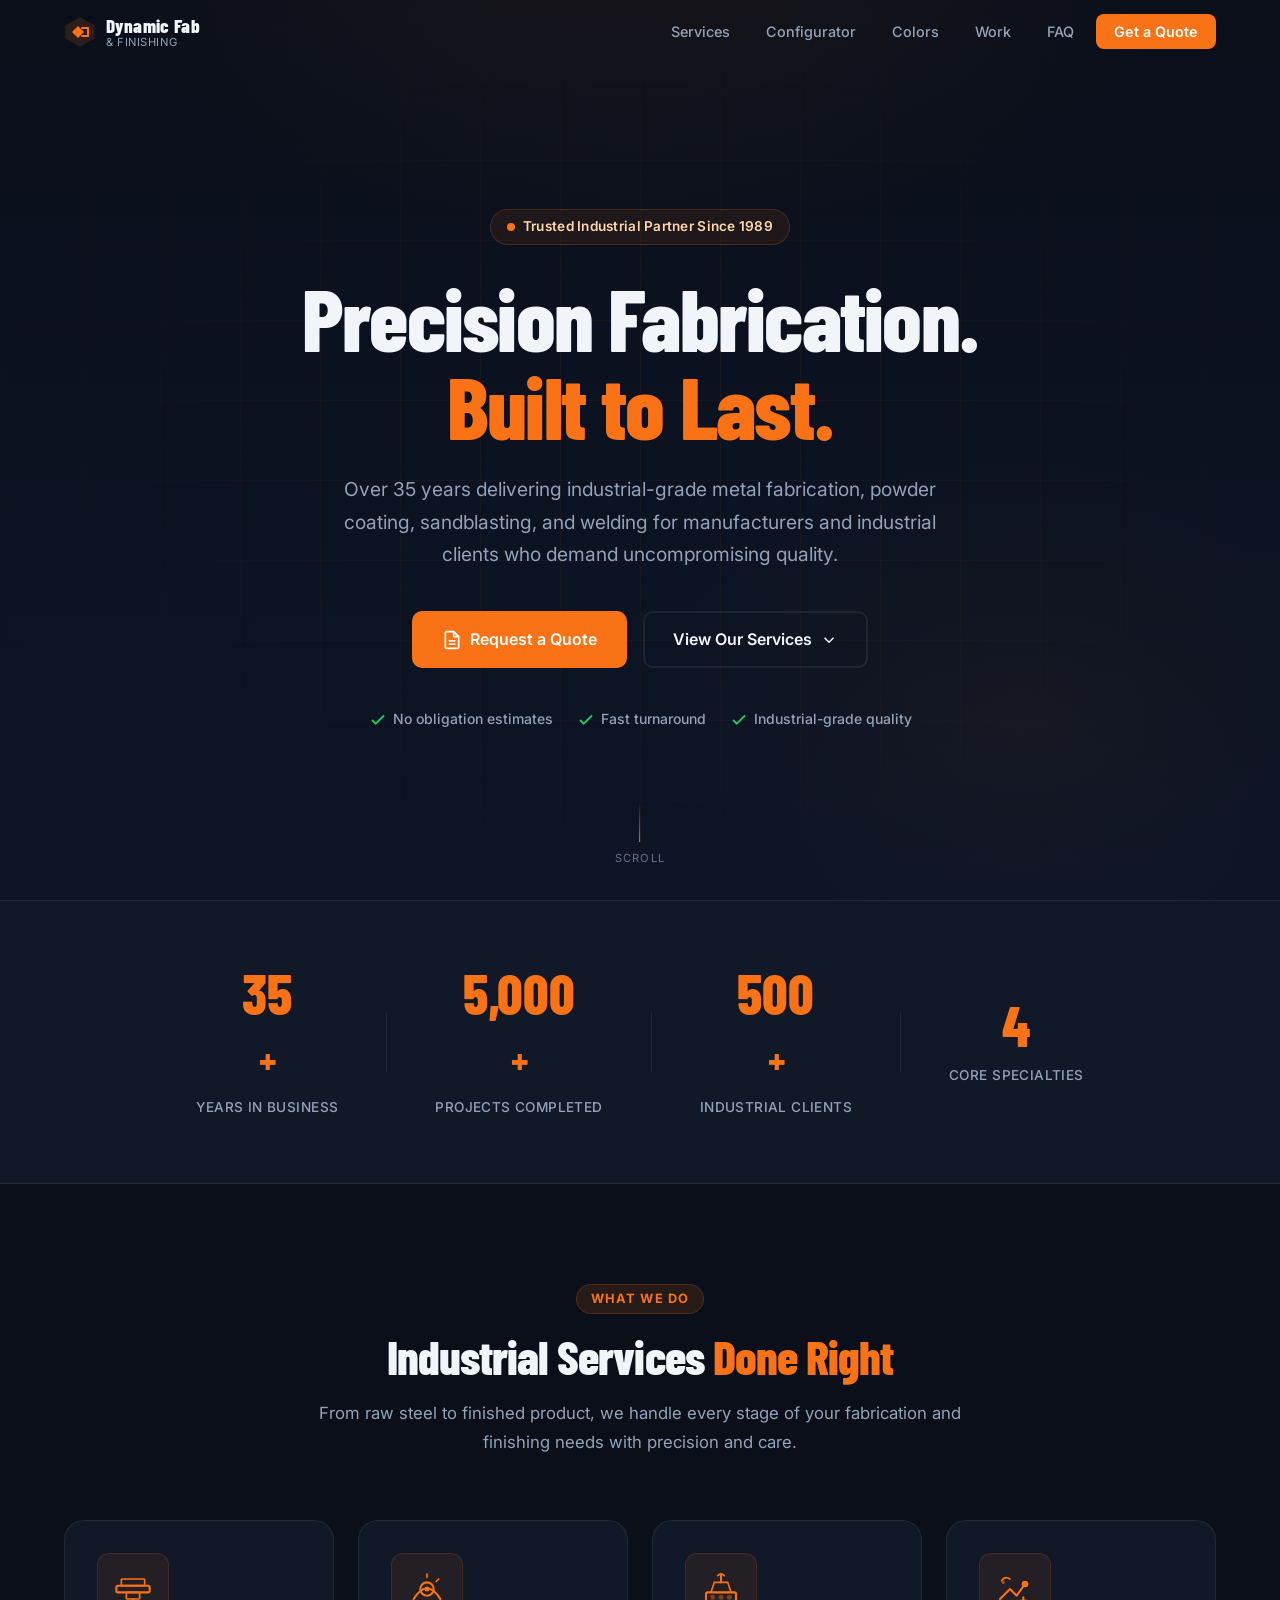
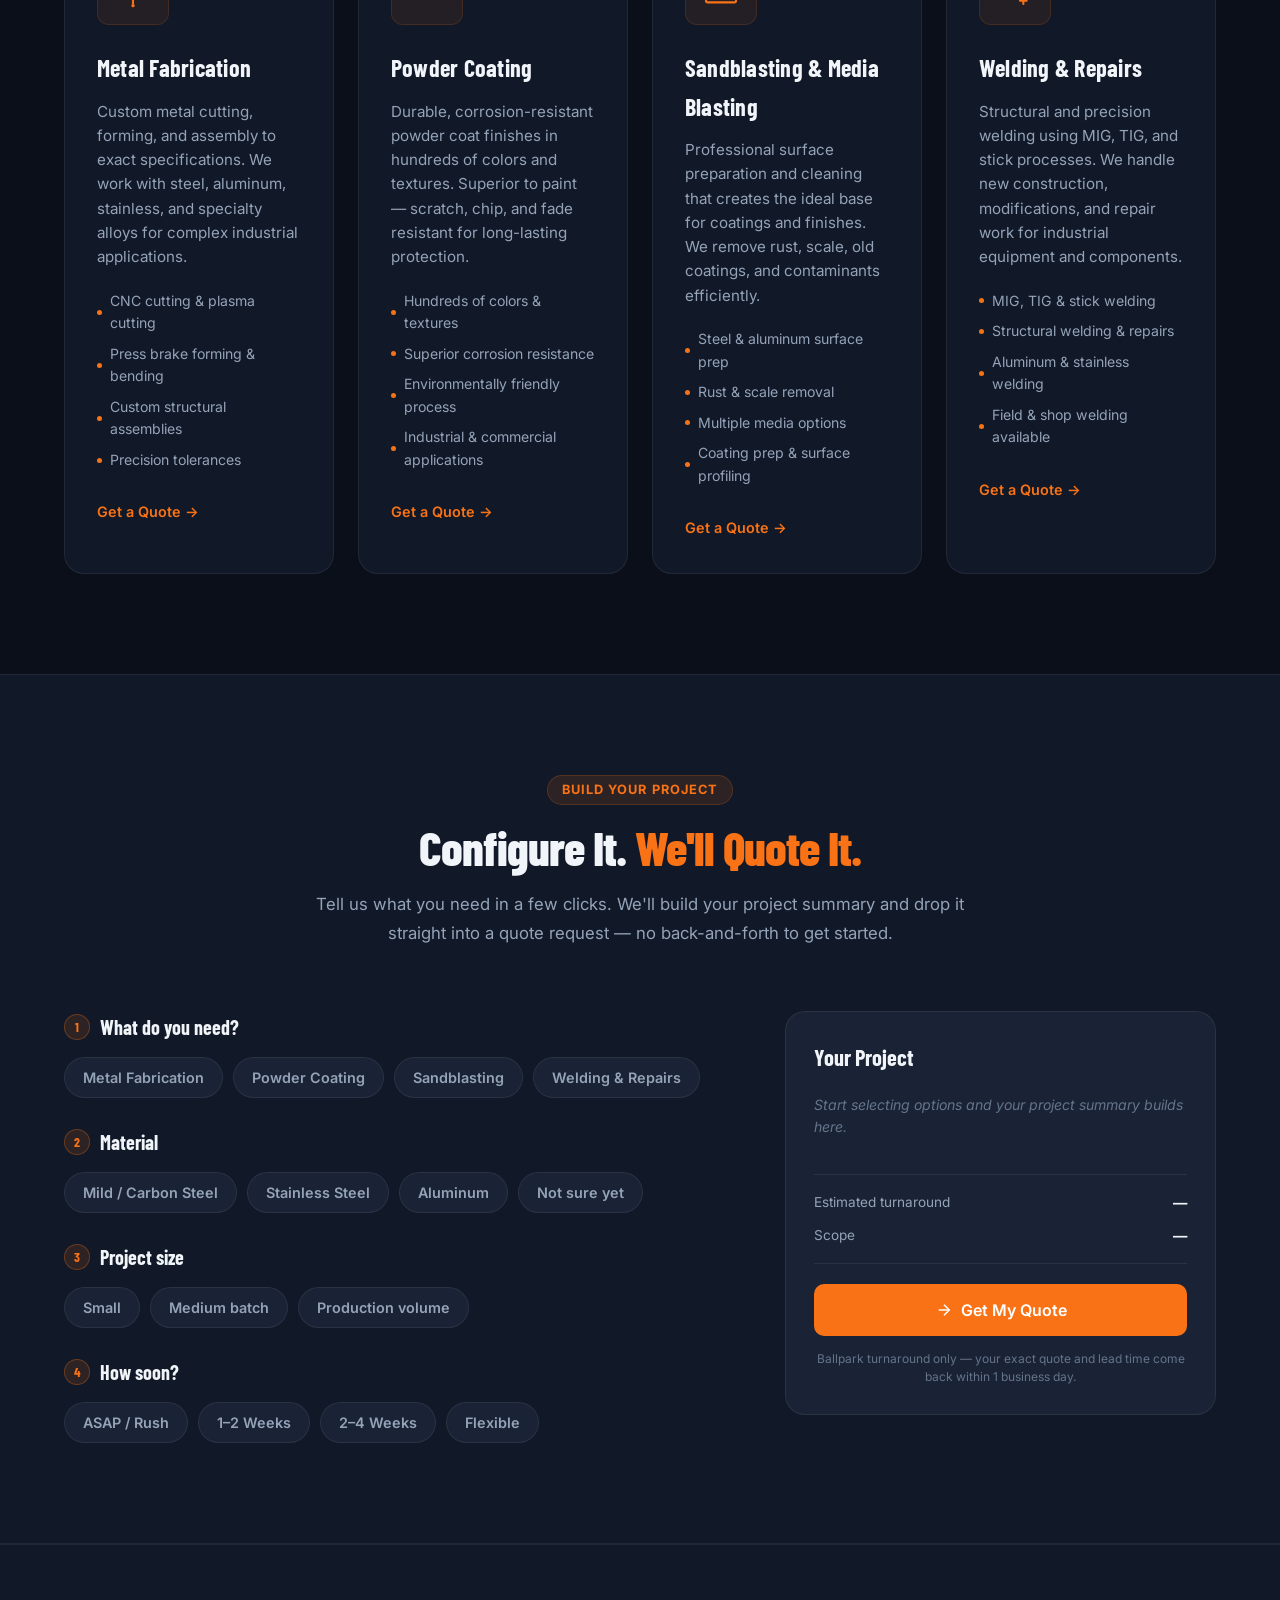
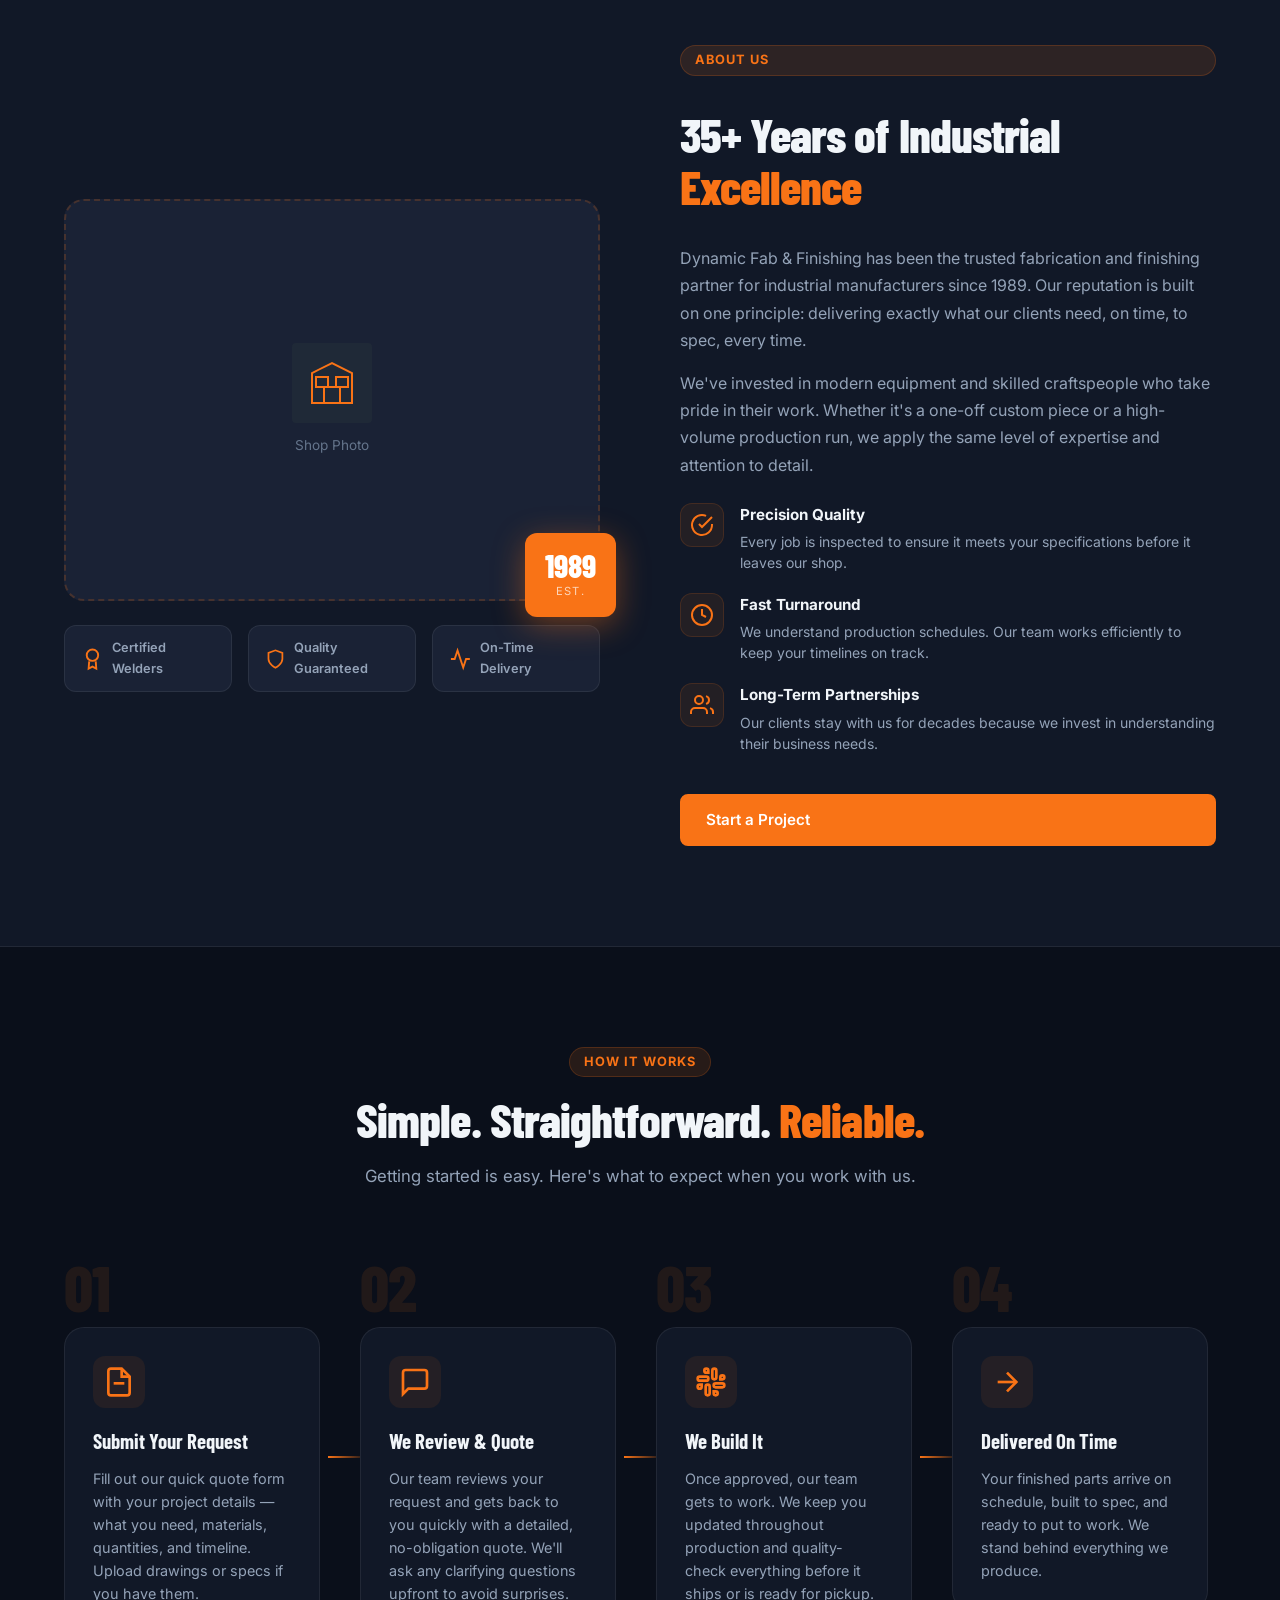
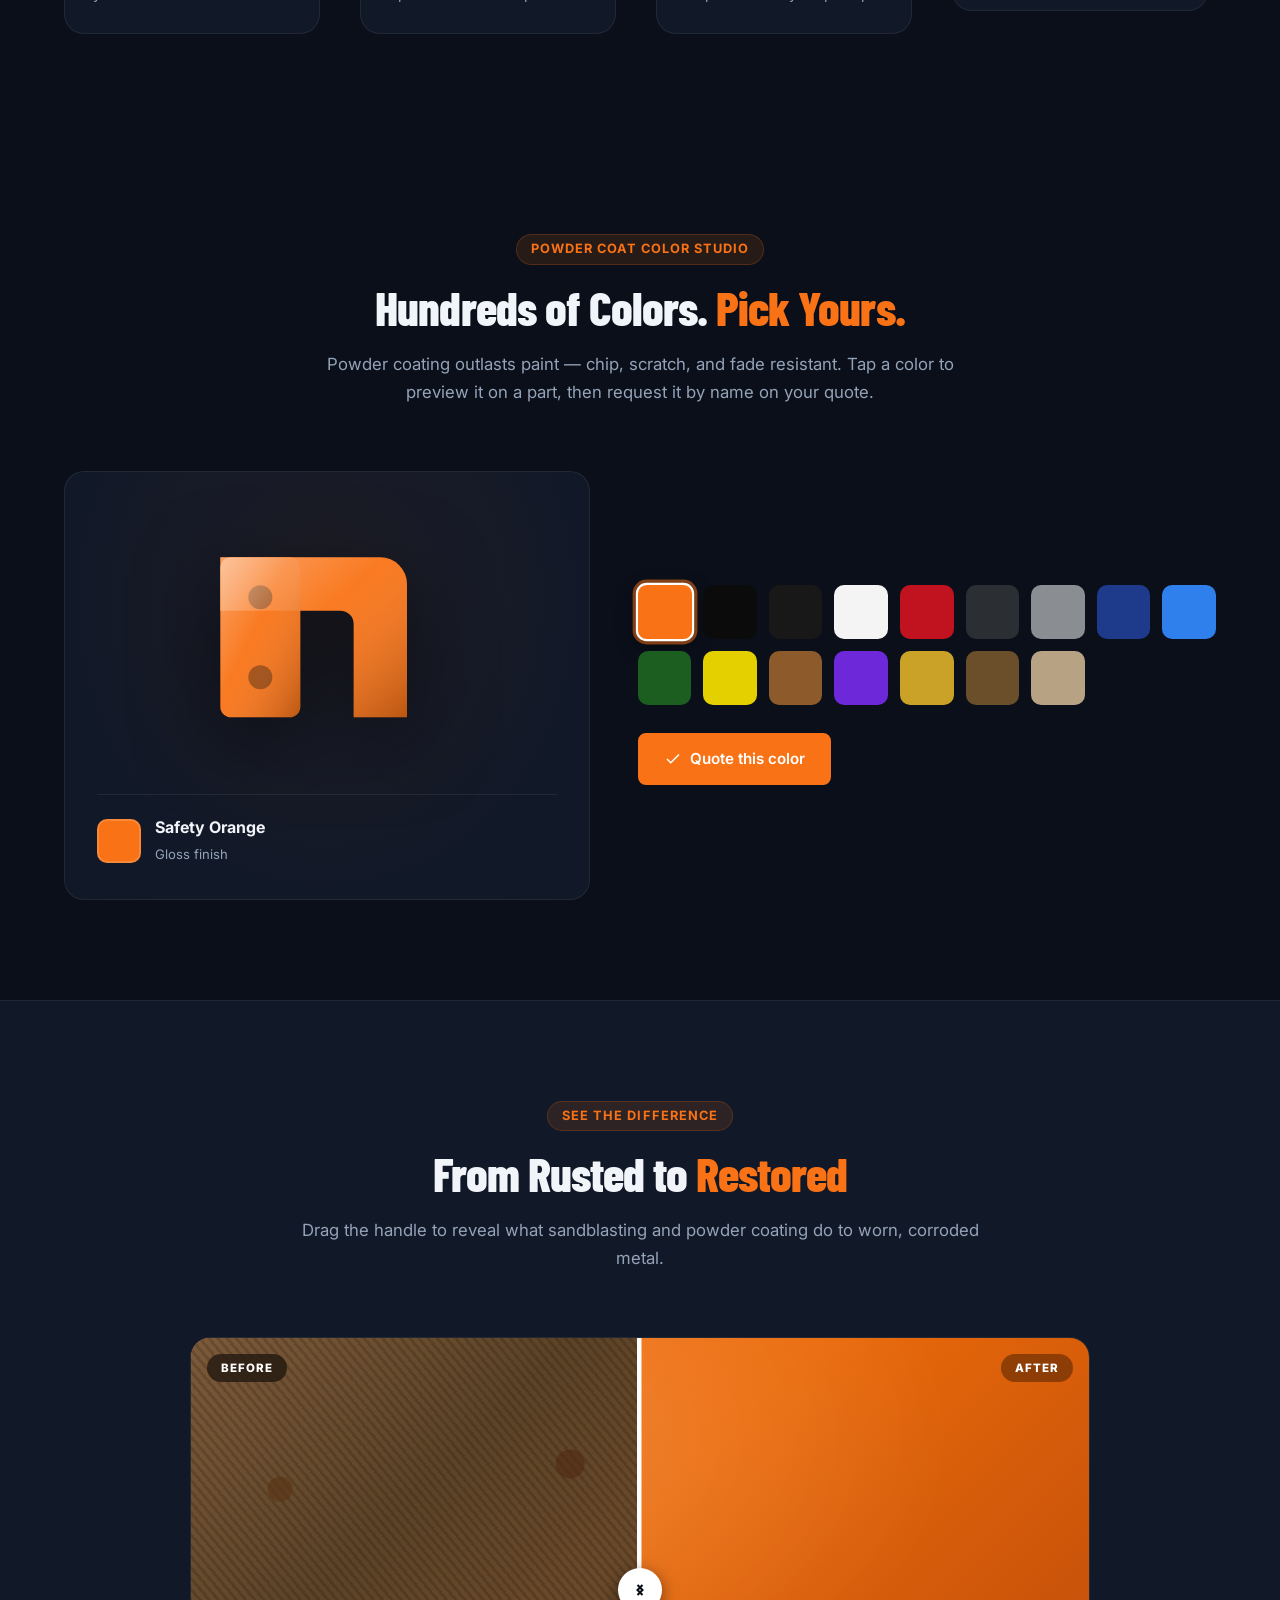
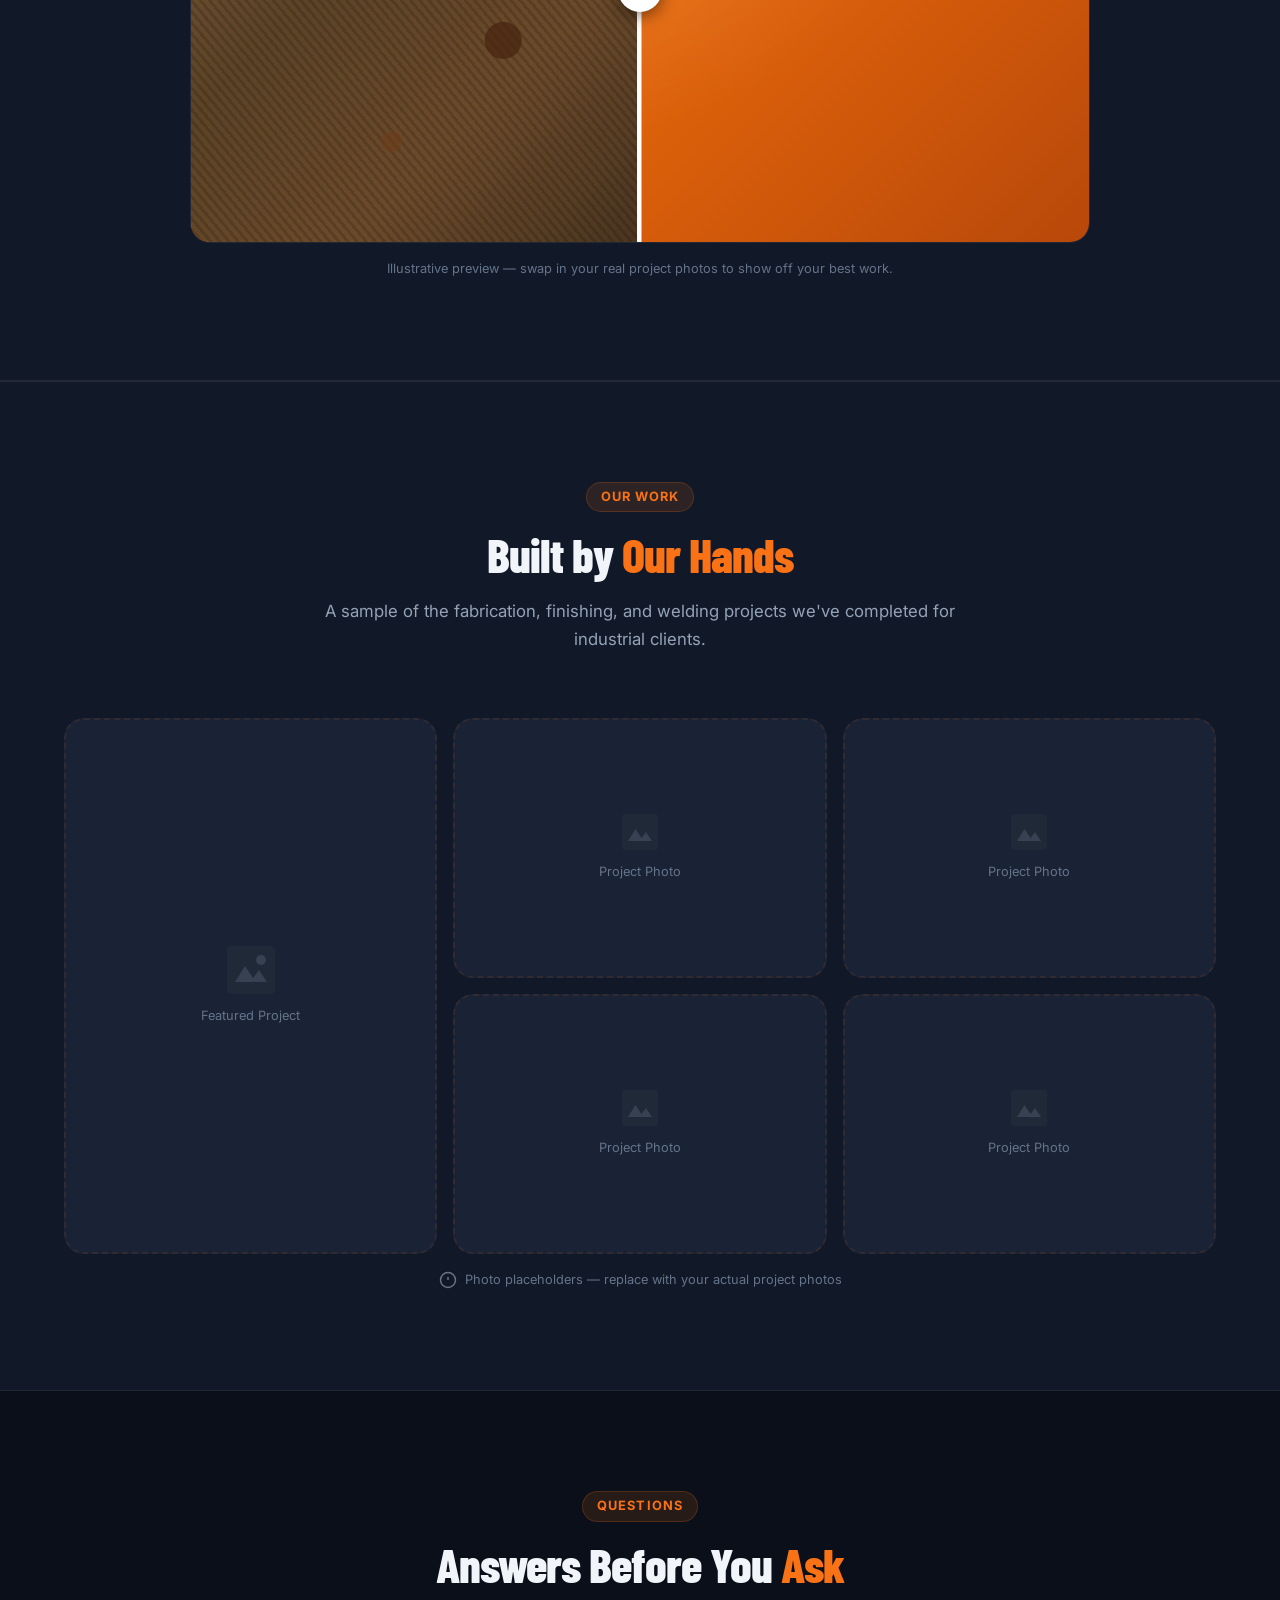
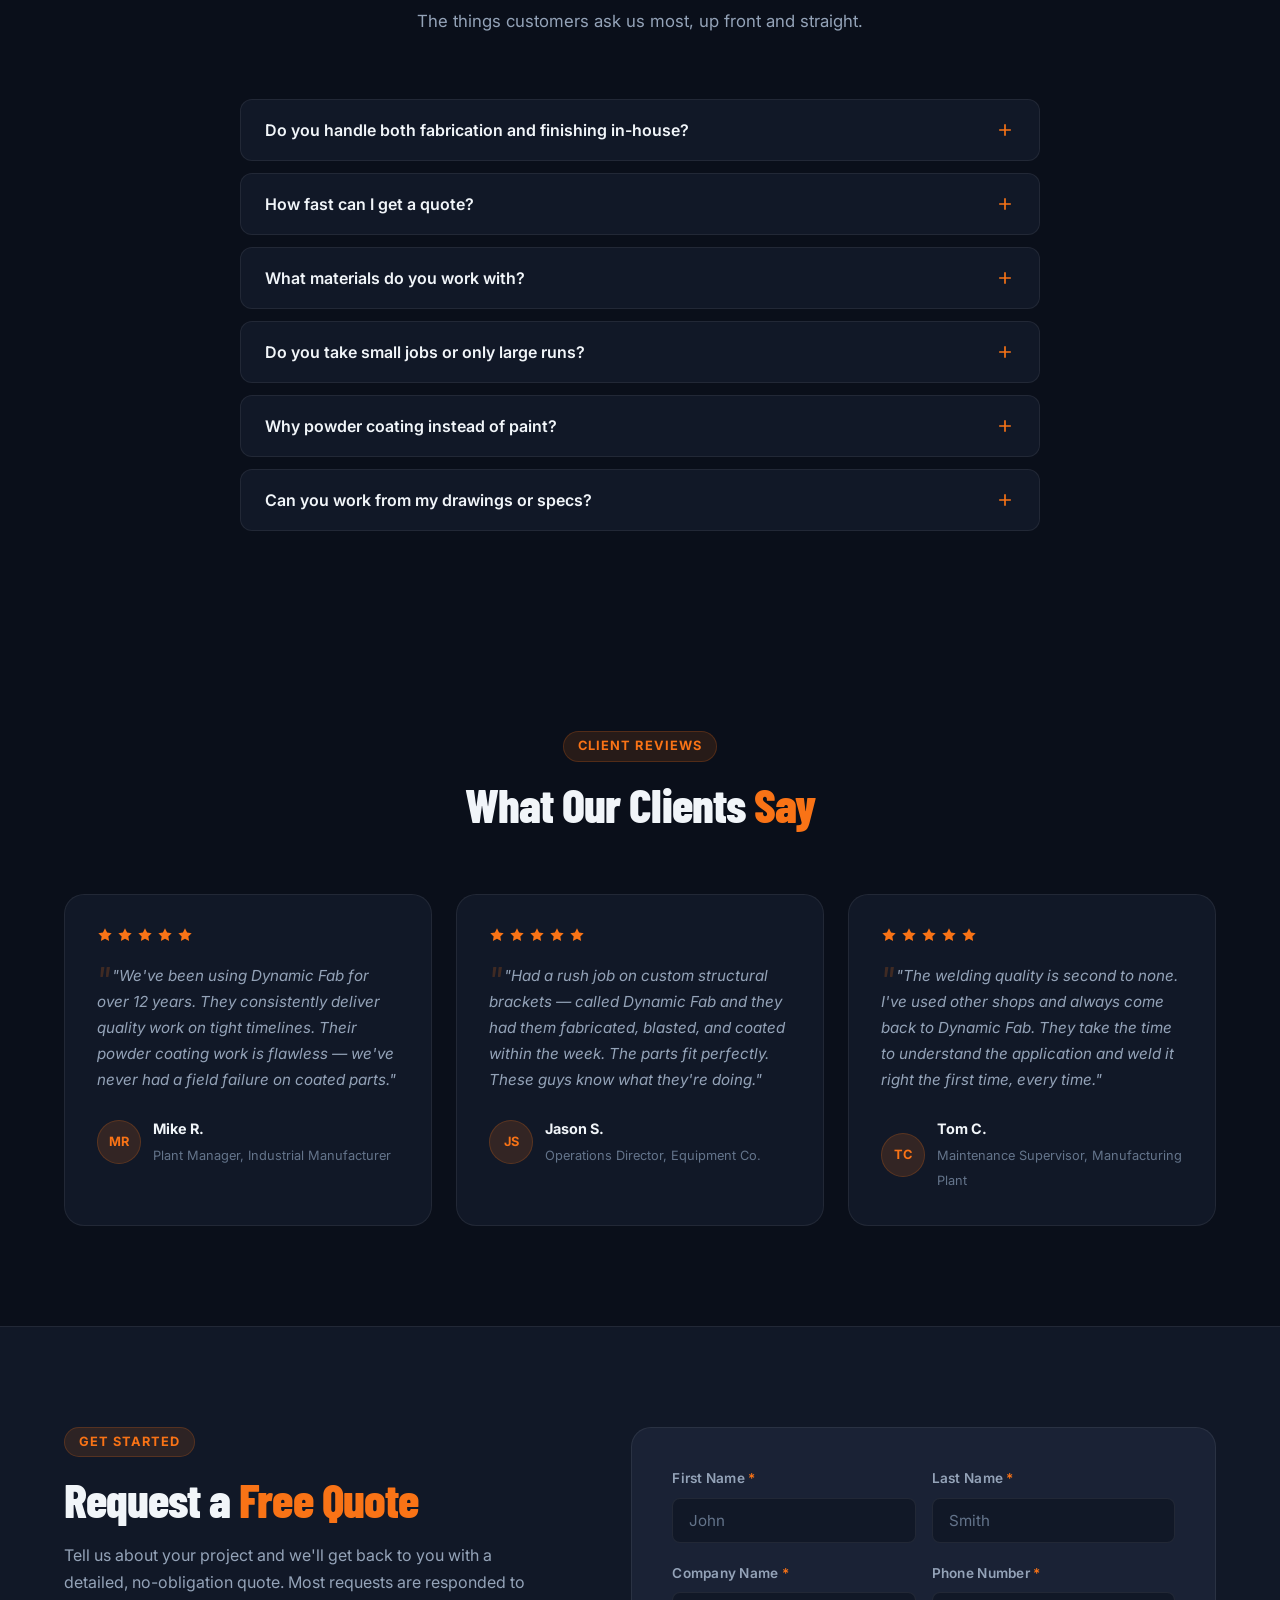
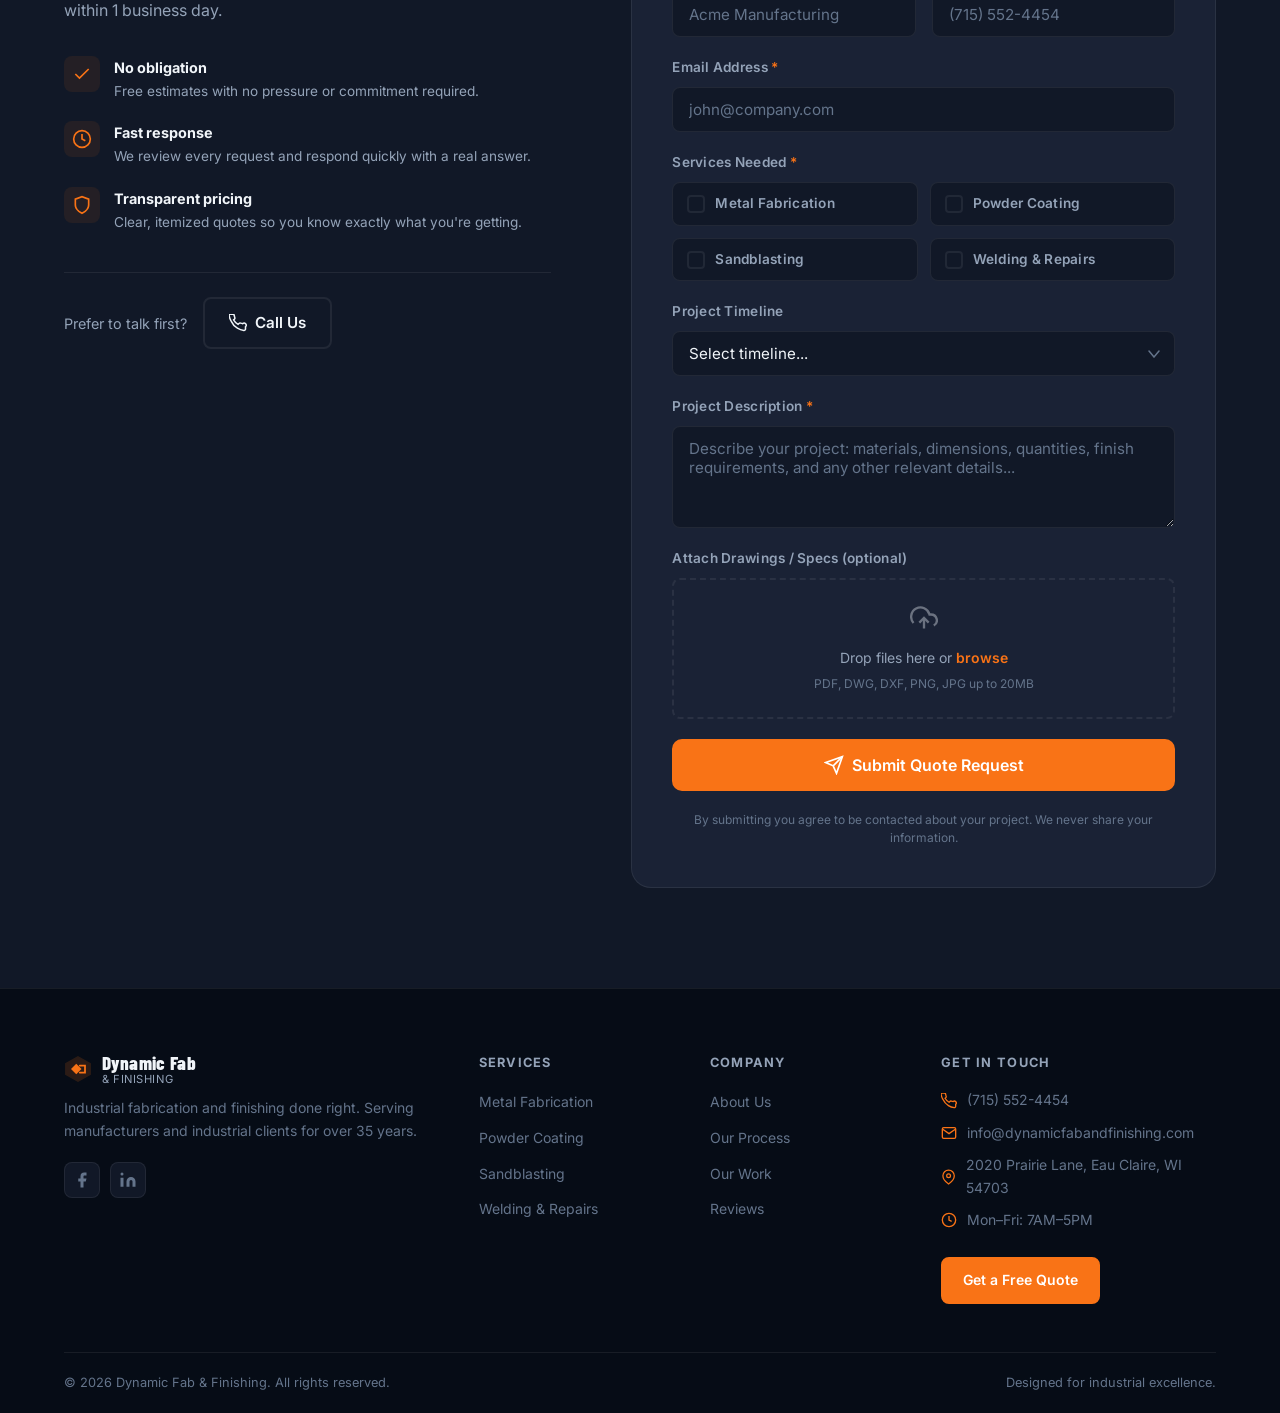
<file: preview.html>
<!DOCTYPE html>
<html lang="en">
<head>
  <meta charset="UTF-8" />
  <meta name="viewport" content="width=device-width, initial-scale=1.0" />
  <title>Dynamic Fab & Finishing | Metal Fabrication & Industrial Finishing</title>
  <meta name="description" content="35+ years of precision metal fabrication, powder coating, sandblasting, and welding for industrial and manufacturing clients. Get a free quote today." />
  <link rel="preconnect" href="https://fonts.googleapis.com" />
  <link rel="preconnect" href="https://fonts.gstatic.com" crossorigin />
  <link href="https://fonts.googleapis.com/css2?family=Inter:wght@300;400;500;600;700;800;900&family=Barlow+Condensed:wght@600;700;800&display=swap" rel="stylesheet" />
  <style>
/* =============================================
   Dynamic Fab & Finishing — Stylesheet
   ============================================= */

*, *::before, *::after { box-sizing: border-box; margin: 0; padding: 0; }

:root {
  --orange:       #f97316;
  --orange-dark:  #ea6a0a;
  --orange-light: #fed7aa;
  --bg:           #0a0f1a;
  --bg-card:      #111827;
  --bg-card2:     #1a2235;
  --border:       rgba(255,255,255,0.07);
  --text:         #f1f5f9;
  --text-muted:   #94a3b8;
  --text-dim:     #64748b;
  --green:        #22c55e;
  --radius:       12px;
  --radius-lg:    20px;
  --shadow:       0 4px 24px rgba(0,0,0,0.4);
  --shadow-lg:    0 8px 48px rgba(0,0,0,0.5);
  --transition:   0.25s ease;
}

html { scroll-behavior: smooth; }

body {
  font-family: 'Inter', system-ui, sans-serif;
  background: var(--bg);
  color: var(--text);
  line-height: 1.6;
  overflow-x: hidden;
}

a { color: inherit; text-decoration: none; }
img { max-width: 100%; display: block; }
button { cursor: pointer; font-family: inherit; }

/* ---- Container ---- */
.container {
  width: 100%;
  max-width: 1200px;
  margin: 0 auto;
  padding: 0 24px;
}

/* ---- Buttons ---- */
.btn {
  display: inline-flex;
  align-items: center;
  gap: 8px;
  padding: 12px 24px;
  border-radius: 8px;
  font-weight: 600;
  font-size: 0.95rem;
  transition: all var(--transition);
  border: 2px solid transparent;
  white-space: nowrap;
}

.btn--primary {
  background: var(--orange);
  color: #fff;
  border-color: var(--orange);
}
.btn--primary:hover {
  background: var(--orange-dark);
  border-color: var(--orange-dark);
  transform: translateY(-1px);
  box-shadow: 0 6px 24px rgba(249,115,22,0.35);
}

.btn--ghost {
  background: transparent;
  color: var(--text);
  border-color: var(--border);
}
.btn--ghost:hover {
  border-color: rgba(255,255,255,0.25);
  background: rgba(255,255,255,0.04);
}

.btn--lg { padding: 14px 28px; font-size: 1rem; border-radius: 10px; }
.btn--block { width: 100%; justify-content: center; }

/* ---- Section Helpers ---- */
.section-tag {
  display: inline-block;
  padding: 4px 14px;
  background: rgba(249,115,22,0.12);
  color: var(--orange);
  border-radius: 999px;
  font-size: 0.8rem;
  font-weight: 700;
  letter-spacing: 0.08em;
  text-transform: uppercase;
  margin-bottom: 16px;
  border: 1px solid rgba(249,115,22,0.2);
}

.section-header {
  text-align: center;
  max-width: 680px;
  margin: 0 auto 64px;
}

.section-title {
  font-family: 'Barlow Condensed', sans-serif;
  font-size: clamp(2rem, 4vw, 3rem);
  font-weight: 800;
  line-height: 1.1;
  letter-spacing: -0.02em;
  margin-bottom: 16px;
}

.section-sub {
  color: var(--text-muted);
  font-size: 1.05rem;
  line-height: 1.7;
}

.text-accent { color: var(--orange); }

/* =============================================
   NAV
   ============================================= */
.nav {
  position: fixed;
  top: 0; left: 0; right: 0;
  z-index: 1000;
  padding: 16px 0;
  transition: all var(--transition);
  border-bottom: 1px solid transparent;
}

.nav.scrolled {
  background: rgba(10,15,26,0.95);
  backdrop-filter: blur(16px);
  border-bottom-color: var(--border);
  padding: 12px 0;
}

.nav__inner {
  max-width: 1200px;
  margin: 0 auto;
  padding: 0 24px;
  display: flex;
  align-items: center;
  justify-content: space-between;
  gap: 32px;
}

.nav__logo {
  display: flex;
  align-items: center;
  gap: 10px;
  flex-shrink: 0;
}

.nav__logo-icon {
  display: flex;
  align-items: center;
}

.nav__logo-name {
  display: block;
  font-family: 'Barlow Condensed', sans-serif;
  font-size: 1.2rem;
  font-weight: 800;
  letter-spacing: 0.02em;
  line-height: 1;
}

.nav__logo-sub {
  display: block;
  font-size: 0.7rem;
  color: var(--text-muted);
  letter-spacing: 0.05em;
  text-transform: uppercase;
  line-height: 1;
  margin-top: 2px;
}

.nav__links {
  display: flex;
  align-items: center;
  gap: 8px;
  list-style: none;
}

.nav__link {
  padding: 8px 14px;
  border-radius: 8px;
  font-size: 0.9rem;
  font-weight: 500;
  color: var(--text-muted);
  transition: all var(--transition);
}

.nav__link:hover { color: var(--text); background: rgba(255,255,255,0.04); }

.nav__link--cta {
  background: var(--orange);
  color: #fff !important;
  padding: 9px 18px;
  font-weight: 600;
}
.nav__link--cta:hover {
  background: var(--orange-dark);
  transform: translateY(-1px);
}

.nav__hamburger {
  display: none;
  flex-direction: column;
  gap: 5px;
  background: none;
  border: none;
  padding: 4px;
}

.nav__hamburger span {
  display: block;
  width: 24px;
  height: 2px;
  background: var(--text);
  border-radius: 2px;
  transition: all var(--transition);
}

/* =============================================
   HERO
   ============================================= */
.hero {
  min-height: 100vh;
  display: flex;
  align-items: center;
  position: relative;
  padding: 120px 24px 80px;
}

.hero__bg {
  position: absolute;
  inset: 0;
  overflow: hidden;
}

.hero__overlay {
  position: absolute;
  inset: 0;
  background: radial-gradient(ellipse 80% 80% at 50% -20%, rgba(249,115,22,0.08) 0%, transparent 60%),
              radial-gradient(ellipse 60% 60% at 80% 80%, rgba(249,115,22,0.04) 0%, transparent 50%),
              linear-gradient(180deg, var(--bg) 0%, #0d1526 100%);
}

.hero__grid {
  position: absolute;
  inset: 0;
  background-image:
    linear-gradient(rgba(249,115,22,0.05) 1px, transparent 1px),
    linear-gradient(90deg, rgba(249,115,22,0.05) 1px, transparent 1px);
  background-size: 80px 80px;
  mask-image: radial-gradient(ellipse 70% 70% at 50% 50%, black 20%, transparent 80%);
}

.hero__content {
  position: relative;
  max-width: 760px;
  margin: 0 auto;
  text-align: center;
}

.hero__badge {
  display: inline-flex;
  align-items: center;
  gap: 8px;
  padding: 6px 16px;
  background: rgba(249,115,22,0.08);
  border: 1px solid rgba(249,115,22,0.2);
  border-radius: 999px;
  font-size: 0.85rem;
  font-weight: 600;
  color: var(--orange-light);
  margin-bottom: 28px;
  letter-spacing: 0.02em;
}

.hero__badge-dot {
  width: 8px;
  height: 8px;
  border-radius: 50%;
  background: var(--orange);
  animation: pulse 2s infinite;
}

@keyframes pulse {
  0%, 100% { opacity: 1; transform: scale(1); }
  50% { opacity: 0.6; transform: scale(0.8); }
}

.hero__headline {
  font-family: 'Barlow Condensed', sans-serif;
  font-size: clamp(3rem, 7vw, 5.5rem);
  font-weight: 800;
  line-height: 1.0;
  letter-spacing: -0.02em;
  margin-bottom: 24px;
}

.hero__headline--accent {
  color: var(--orange);
  display: block;
}

.hero__sub {
  font-size: clamp(1rem, 2vw, 1.2rem);
  color: var(--text-muted);
  line-height: 1.7;
  margin-bottom: 40px;
  max-width: 600px;
  margin-left: auto;
  margin-right: auto;
}

.hero__actions {
  display: flex;
  align-items: center;
  justify-content: center;
  gap: 16px;
  flex-wrap: wrap;
  margin-bottom: 40px;
}

.hero__trust {
  display: flex;
  align-items: center;
  justify-content: center;
  gap: 24px;
  flex-wrap: wrap;
}

.hero__trust-item {
  display: flex;
  align-items: center;
  gap: 6px;
  font-size: 0.875rem;
  color: var(--text-muted);
  font-weight: 500;
}

.hero__scroll {
  position: absolute;
  bottom: 32px;
  left: 50%;
  transform: translateX(-50%);
  display: flex;
  flex-direction: column;
  align-items: center;
  gap: 8px;
  font-size: 0.7rem;
  letter-spacing: 0.1em;
  text-transform: uppercase;
  color: var(--text-dim);
}

.hero__scroll-line {
  width: 1px;
  height: 40px;
  background: linear-gradient(to bottom, transparent, var(--orange));
  animation: scrollLine 1.5s ease-in-out infinite;
}

@keyframes scrollLine {
  0% { transform: scaleY(0); transform-origin: top; }
  50% { transform: scaleY(1); transform-origin: top; }
  50.01% { transform: scaleY(1); transform-origin: bottom; }
  100% { transform: scaleY(0); transform-origin: bottom; }
}

/* =============================================
   STATS
   ============================================= */
.stats {
  padding: 48px 0;
  background: var(--bg-card);
  border-top: 1px solid var(--border);
  border-bottom: 1px solid var(--border);
}

.stats__grid {
  display: flex;
  align-items: center;
  justify-content: center;
  gap: 0;
  flex-wrap: wrap;
}

.stats__item {
  display: flex;
  flex-direction: column;
  align-items: center;
  gap: 6px;
  padding: 16px 48px;
  text-align: center;
}

.stats__number {
  font-family: 'Barlow Condensed', sans-serif;
  font-size: 3.5rem;
  font-weight: 800;
  color: var(--orange);
  line-height: 1;
}

.stats__suffix {
  font-family: 'Barlow Condensed', sans-serif;
  font-size: 2.5rem;
  font-weight: 700;
  color: var(--orange);
  margin-left: 2px;
}

.stats__label {
  font-size: 0.85rem;
  color: var(--text-muted);
  font-weight: 500;
  letter-spacing: 0.03em;
  text-transform: uppercase;
}

.stats__divider {
  width: 1px;
  height: 60px;
  background: var(--border);
}

/* =============================================
   SERVICES
   ============================================= */
.services {
  padding: 100px 0;
}

.services__grid {
  display: grid;
  grid-template-columns: repeat(auto-fit, minmax(260px, 1fr));
  gap: 24px;
}

.service-card {
  background: var(--bg-card);
  border: 1px solid var(--border);
  border-radius: var(--radius-lg);
  padding: 32px;
  transition: all var(--transition);
  position: relative;
  overflow: hidden;
}

.service-card::before {
  content: '';
  position: absolute;
  top: 0; left: 0; right: 0;
  height: 3px;
  background: var(--orange);
  transform: scaleX(0);
  transition: transform var(--transition);
}

.service-card:hover {
  transform: translateY(-4px);
  border-color: rgba(249,115,22,0.2);
  box-shadow: 0 16px 48px rgba(0,0,0,0.3), 0 0 0 1px rgba(249,115,22,0.1);
}

.service-card:hover::before { transform: scaleX(1); }

.service-card__icon {
  width: 72px;
  height: 72px;
  background: rgba(249,115,22,0.08);
  border: 1px solid rgba(249,115,22,0.15);
  border-radius: var(--radius);
  display: flex;
  align-items: center;
  justify-content: center;
  margin-bottom: 24px;
  transition: all var(--transition);
}

.service-card:hover .service-card__icon {
  background: rgba(249,115,22,0.15);
  border-color: rgba(249,115,22,0.3);
}

.service-card__title {
  font-family: 'Barlow Condensed', sans-serif;
  font-size: 1.5rem;
  font-weight: 700;
  margin-bottom: 12px;
  letter-spacing: 0.01em;
}

.service-card__desc {
  color: var(--text-muted);
  font-size: 0.95rem;
  line-height: 1.6;
  margin-bottom: 20px;
}

.service-card__list {
  list-style: none;
  display: flex;
  flex-direction: column;
  gap: 8px;
  margin-bottom: 28px;
}

.service-card__list li {
  display: flex;
  align-items: center;
  gap: 8px;
  font-size: 0.88rem;
  color: var(--text-muted);
}

.service-card__list li::before {
  content: '';
  width: 5px;
  height: 5px;
  border-radius: 50%;
  background: var(--orange);
  flex-shrink: 0;
}

.service-card__link {
  font-size: 0.9rem;
  font-weight: 600;
  color: var(--orange);
  transition: gap var(--transition);
  display: inline-block;
}

.service-card__link:hover { opacity: 0.8; }

/* =============================================
   ABOUT
   ============================================= */
.about {
  padding: 100px 0;
  background: var(--bg-card);
  border-top: 1px solid var(--border);
  border-bottom: 1px solid var(--border);
}

.about__grid {
  display: grid;
  grid-template-columns: 1fr 1fr;
  gap: 80px;
  align-items: center;
}

.about__visual {
  display: flex;
  flex-direction: column;
  gap: 24px;
}

.about__img-wrap {
  position: relative;
}

.about__img-placeholder {
  aspect-ratio: 4/3;
  background: var(--bg-card2);
  border: 2px dashed rgba(249,115,22,0.2);
  border-radius: var(--radius-lg);
  display: flex;
  flex-direction: column;
  align-items: center;
  justify-content: center;
  gap: 12px;
  color: var(--text-dim);
  font-size: 0.85rem;
}

.about__badge-float {
  position: absolute;
  bottom: -16px;
  right: -16px;
  background: var(--orange);
  border-radius: 12px;
  padding: 16px 20px;
  text-align: center;
  box-shadow: 0 8px 32px rgba(249,115,22,0.4);
}

.about__badge-year {
  display: block;
  font-family: 'Barlow Condensed', sans-serif;
  font-size: 2rem;
  font-weight: 800;
  color: #fff;
  line-height: 1;
}

.about__badge-text {
  display: block;
  font-size: 0.7rem;
  color: rgba(255,255,255,0.7);
  text-transform: uppercase;
  letter-spacing: 0.1em;
  margin-top: 2px;
}

.about__cert-strip {
  display: flex;
  gap: 16px;
  flex-wrap: wrap;
}

.about__cert {
  flex: 1;
  min-width: 120px;
  display: flex;
  align-items: center;
  gap: 8px;
  padding: 12px 16px;
  background: var(--bg-card2);
  border: 1px solid var(--border);
  border-radius: var(--radius);
  font-size: 0.8rem;
  font-weight: 600;
  color: var(--text-muted);
}

.about__content { display: flex; flex-direction: column; gap: 16px; }

.about__text {
  color: var(--text-muted);
  font-size: 1rem;
  line-height: 1.7;
}

.about__pillars {
  display: flex;
  flex-direction: column;
  gap: 20px;
  margin: 8px 0 24px;
}

.about__pillar {
  display: flex;
  gap: 16px;
  align-items: flex-start;
}

.about__pillar-icon {
  width: 44px;
  height: 44px;
  background: rgba(249,115,22,0.08);
  border: 1px solid rgba(249,115,22,0.15);
  border-radius: var(--radius);
  display: flex;
  align-items: center;
  justify-content: center;
  flex-shrink: 0;
}

.about__pillar h4 {
  font-size: 0.95rem;
  font-weight: 700;
  margin-bottom: 4px;
}

.about__pillar p {
  font-size: 0.875rem;
  color: var(--text-muted);
  line-height: 1.5;
}

/* =============================================
   PROCESS
   ============================================= */
.process {
  padding: 100px 0;
}

.process__steps {
  display: flex;
  align-items: flex-start;
  gap: 0;
  flex-wrap: wrap;
}

.process__step {
  flex: 1;
  min-width: 200px;
  position: relative;
}

.process__step-num {
  font-family: 'Barlow Condensed', sans-serif;
  font-size: 4rem;
  font-weight: 800;
  color: rgba(249,115,22,0.1);
  line-height: 1;
  margin-bottom: 8px;
  letter-spacing: -0.02em;
}

.process__step-content {
  background: var(--bg-card);
  border: 1px solid var(--border);
  border-radius: var(--radius-lg);
  padding: 28px;
  margin-right: 8px;
  height: 100%;
  transition: all var(--transition);
}

.process__step-content:hover {
  border-color: rgba(249,115,22,0.2);
  transform: translateY(-2px);
}

.process__step-icon {
  width: 52px;
  height: 52px;
  background: rgba(249,115,22,0.08);
  border-radius: var(--radius);
  display: flex;
  align-items: center;
  justify-content: center;
  margin-bottom: 16px;
}

.process__step-content h3 {
  font-family: 'Barlow Condensed', sans-serif;
  font-size: 1.3rem;
  font-weight: 700;
  margin-bottom: 10px;
}

.process__step-content p {
  font-size: 0.9rem;
  color: var(--text-muted);
  line-height: 1.6;
}

.process__connector {
  width: 32px;
  height: 2px;
  background: linear-gradient(90deg, var(--orange), rgba(249,115,22,0.2));
  align-self: center;
  margin-top: 24px;
  flex-shrink: 0;
}

/* =============================================
   GALLERY
   ============================================= */
.gallery {
  padding: 100px 0;
  background: var(--bg-card);
  border-top: 1px solid var(--border);
  border-bottom: 1px solid var(--border);
}

.gallery__grid {
  display: grid;
  grid-template-columns: repeat(3, 1fr);
  grid-template-rows: 260px 260px;
  gap: 16px;
}

.gallery__item {
  position: relative;
  border-radius: var(--radius-lg);
  overflow: hidden;
  cursor: pointer;
  background: var(--bg-card2);
}

.gallery__item--featured {
  grid-column: 1 / 2;
  grid-row: 1 / 3;
}

.gallery__placeholder {
  width: 100%;
  height: 100%;
  display: flex;
  flex-direction: column;
  align-items: center;
  justify-content: center;
  gap: 12px;
  color: var(--text-dim);
  font-size: 0.8rem;
  border: 2px dashed rgba(249,115,22,0.1);
  border-radius: var(--radius-lg);
  transition: all var(--transition);
}

.gallery__item:hover .gallery__placeholder {
  border-color: rgba(249,115,22,0.25);
  background: rgba(249,115,22,0.03);
}

.gallery__overlay {
  position: absolute;
  bottom: 0; left: 0; right: 0;
  padding: 20px;
  background: linear-gradient(to top, rgba(10,15,26,0.95) 0%, transparent 100%);
  transform: translateY(4px);
  opacity: 0;
  transition: all var(--transition);
}

.gallery__item:hover .gallery__overlay {
  opacity: 1;
  transform: translateY(0);
}

.gallery__tag {
  display: inline-block;
  padding: 3px 10px;
  background: var(--orange);
  border-radius: 999px;
  font-size: 0.72rem;
  font-weight: 700;
  text-transform: uppercase;
  letter-spacing: 0.05em;
  margin-bottom: 6px;
}

.gallery__overlay h4 {
  font-size: 0.95rem;
  font-weight: 600;
}

.gallery__note {
  display: flex;
  align-items: center;
  gap: 8px;
  margin-top: 16px;
  font-size: 0.8rem;
  color: var(--text-dim);
  justify-content: center;
}

/* =============================================
   TESTIMONIALS
   ============================================= */
.testimonials {
  padding: 100px 0;
}

.testimonials__grid {
  display: grid;
  grid-template-columns: repeat(auto-fit, minmax(300px, 1fr));
  gap: 24px;
}

.testimonial-card {
  background: var(--bg-card);
  border: 1px solid var(--border);
  border-radius: var(--radius-lg);
  padding: 32px;
  transition: all var(--transition);
}

.testimonial-card:hover {
  border-color: rgba(249,115,22,0.15);
  transform: translateY(-2px);
}

.testimonial-card__stars {
  display: flex;
  gap: 4px;
  margin-bottom: 20px;
}

.testimonial-card__quote {
  color: var(--text-muted);
  font-size: 0.95rem;
  line-height: 1.7;
  font-style: italic;
  margin-bottom: 24px;
  position: relative;
}

.testimonial-card__quote::before {
  content: '"';
  font-family: 'Barlow Condensed', sans-serif;
  font-size: 3rem;
  color: rgba(249,115,22,0.2);
  line-height: 0;
  vertical-align: -0.4em;
  margin-right: 4px;
}

.testimonial-card__author {
  display: flex;
  align-items: center;
  gap: 12px;
}

.testimonial-card__avatar {
  width: 44px;
  height: 44px;
  border-radius: 50%;
  background: rgba(249,115,22,0.15);
  border: 1px solid rgba(249,115,22,0.2);
  display: flex;
  align-items: center;
  justify-content: center;
  font-size: 0.8rem;
  font-weight: 700;
  color: var(--orange);
  flex-shrink: 0;
}

.testimonial-card__author strong {
  display: block;
  font-size: 0.9rem;
  margin-bottom: 2px;
}

.testimonial-card__author span {
  font-size: 0.8rem;
  color: var(--text-dim);
}

/* =============================================
   QUOTE FORM
   ============================================= */
.quote {
  padding: 100px 0;
  background: var(--bg-card);
  border-top: 1px solid var(--border);
}

.quote__grid {
  display: grid;
  grid-template-columns: 1fr 1.2fr;
  gap: 80px;
  align-items: start;
}

.quote__sub {
  color: var(--text-muted);
  font-size: 1rem;
  line-height: 1.7;
  margin-bottom: 32px;
}

.quote__benefits {
  display: flex;
  flex-direction: column;
  gap: 20px;
  margin-bottom: 40px;
}

.quote__benefit {
  display: flex;
  gap: 14px;
  align-items: flex-start;
}

.quote__benefit-icon {
  width: 36px;
  height: 36px;
  background: rgba(249,115,22,0.08);
  border-radius: 8px;
  display: flex;
  align-items: center;
  justify-content: center;
  flex-shrink: 0;
}

.quote__benefit strong {
  display: block;
  font-size: 0.9rem;
  margin-bottom: 2px;
}

.quote__benefit p {
  font-size: 0.85rem;
  color: var(--text-muted);
  line-height: 1.5;
}

.quote__contact-alt {
  display: flex;
  align-items: center;
  gap: 16px;
  padding-top: 24px;
  border-top: 1px solid var(--border);
}

.quote__contact-alt p {
  font-size: 0.9rem;
  color: var(--text-muted);
}

/* ---- Form ---- */
.quote__form-wrap {
  background: var(--bg-card2);
  border: 1px solid var(--border);
  border-radius: var(--radius-lg);
  padding: 40px;
}

.quote__form {
  display: flex;
  flex-direction: column;
  gap: 20px;
}

.form-row {
  display: grid;
  grid-template-columns: 1fr 1fr;
  gap: 16px;
}

.form-group {
  display: flex;
  flex-direction: column;
  gap: 8px;
}

.form-group label {
  font-size: 0.85rem;
  font-weight: 600;
  color: var(--text-muted);
  letter-spacing: 0.02em;
}

.req { color: var(--orange); }

.form-group input,
.form-group select,
.form-group textarea {
  background: var(--bg-card);
  border: 1px solid var(--border);
  border-radius: 8px;
  padding: 12px 16px;
  color: var(--text);
  font-size: 0.95rem;
  font-family: inherit;
  transition: border-color var(--transition), box-shadow var(--transition);
  outline: none;
  width: 100%;
}

.form-group select {
  appearance: none;
  background-image: url("data:image/svg+xml,%3Csvg width='12' height='8' viewBox='0 0 12 8' fill='none' xmlns='http://www.w3.org/2000/svg'%3E%3Cpath d='M1 1L6 7L11 1' stroke='%2364748b' stroke-width='1.5' stroke-linecap='round'/%3E%3C/svg%3E");
  background-repeat: no-repeat;
  background-position: right 14px center;
  padding-right: 36px;
}

.form-group input::placeholder,
.form-group textarea::placeholder {
  color: var(--text-dim);
}

.form-group input:focus,
.form-group select:focus,
.form-group textarea:focus {
  border-color: rgba(249,115,22,0.4);
  box-shadow: 0 0 0 3px rgba(249,115,22,0.08);
}

.form-group input.error,
.form-group select.error,
.form-group textarea.error {
  border-color: #ef4444;
}

.form-group textarea { resize: vertical; min-height: 100px; }

.form-checkboxes {
  display: grid;
  grid-template-columns: 1fr 1fr;
  gap: 12px;
}

.checkbox-label {
  display: flex;
  align-items: center;
  gap: 10px;
  cursor: pointer;
  font-size: 0.875rem;
  color: var(--text-muted);
  padding: 10px 14px;
  background: var(--bg-card);
  border: 1px solid var(--border);
  border-radius: 8px;
  transition: all var(--transition);
  user-select: none;
}

.checkbox-label:hover {
  border-color: rgba(249,115,22,0.2);
  color: var(--text);
}

.checkbox-label input[type="checkbox"] { display: none; }

.checkbox-box {
  width: 18px;
  height: 18px;
  border: 2px solid var(--border);
  border-radius: 4px;
  flex-shrink: 0;
  display: flex;
  align-items: center;
  justify-content: center;
  transition: all var(--transition);
}

.checkbox-label input:checked ~ .checkbox-box {
  background: var(--orange);
  border-color: var(--orange);
}

.checkbox-label input:checked ~ .checkbox-box::after {
  content: '';
  width: 5px;
  height: 9px;
  border: 2px solid #fff;
  border-top: none;
  border-left: none;
  transform: rotate(45deg) translateY(-1px);
  display: block;
}

.checkbox-label input:checked ~ * { color: var(--text); }

/* File Upload */
.file-upload {
  border: 2px dashed var(--border);
  border-radius: 8px;
  padding: 24px;
  text-align: center;
  cursor: pointer;
  transition: all var(--transition);
  position: relative;
}

.file-upload:hover {
  border-color: rgba(249,115,22,0.3);
  background: rgba(249,115,22,0.02);
}

.file-upload input {
  position: absolute;
  inset: 0;
  opacity: 0;
  cursor: pointer;
  border: none;
  padding: 0;
}

.file-upload p {
  font-size: 0.875rem;
  color: var(--text-muted);
  margin-top: 8px;
}

.file-upload__browse { color: var(--orange); font-weight: 600; }

.file-upload__hint { font-size: 0.75rem !important; color: var(--text-dim) !important; margin-top: 4px !important; }

.form-disclaimer {
  font-size: 0.75rem;
  color: var(--text-dim);
  text-align: center;
  line-height: 1.5;
}

/* Success state */
.quote__success {
  text-align: center;
  padding: 48px 32px;
  display: flex;
  flex-direction: column;
  align-items: center;
  gap: 16px;
}

.quote__success-icon {
  width: 80px;
  height: 80px;
  background: rgba(34,197,94,0.1);
  border-radius: 50%;
  display: flex;
  align-items: center;
  justify-content: center;
  margin-bottom: 8px;
}

.quote__success h3 {
  font-family: 'Barlow Condensed', sans-serif;
  font-size: 1.8rem;
  font-weight: 700;
}

.quote__success p {
  color: var(--text-muted);
  max-width: 340px;
  line-height: 1.6;
}

/* =============================================
   FOOTER
   ============================================= */
.footer {
  background: #060c16;
  border-top: 1px solid var(--border);
  padding: 64px 0 0;
}

.footer__grid {
  display: grid;
  grid-template-columns: 2fr 1fr 1fr 1.5fr;
  gap: 48px;
  margin-bottom: 48px;
}

.footer__tagline {
  font-size: 0.875rem;
  color: var(--text-dim);
  line-height: 1.6;
  margin-top: 12px;
  margin-bottom: 20px;
}

.footer__social {
  display: flex;
  gap: 10px;
}

.footer__social-link {
  width: 36px;
  height: 36px;
  background: var(--bg-card);
  border: 1px solid var(--border);
  border-radius: 8px;
  display: flex;
  align-items: center;
  justify-content: center;
  color: var(--text-dim);
  transition: all var(--transition);
}

.footer__social-link:hover {
  background: rgba(249,115,22,0.1);
  border-color: rgba(249,115,22,0.2);
  color: var(--orange);
}

.footer__links h4,
.footer__contact h4 {
  font-size: 0.8rem;
  font-weight: 700;
  text-transform: uppercase;
  letter-spacing: 0.1em;
  color: var(--text-muted);
  margin-bottom: 16px;
}

.footer__links ul {
  list-style: none;
  display: flex;
  flex-direction: column;
  gap: 10px;
}

.footer__links a {
  font-size: 0.875rem;
  color: var(--text-dim);
  transition: color var(--transition);
}

.footer__links a:hover { color: var(--orange); }

.footer__contact-item {
  display: flex;
  align-items: center;
  gap: 10px;
  font-size: 0.875rem;
  color: var(--text-dim);
  margin-bottom: 10px;
}

.footer__contact-item a {
  transition: color var(--transition);
}

.footer__contact-item a:hover { color: var(--orange); }

.footer__cta {
  display: inline-flex;
  margin-top: 16px;
  font-size: 0.875rem;
  padding: 10px 20px;
}

.footer__bottom {
  display: flex;
  align-items: center;
  justify-content: space-between;
  padding: 20px 0;
  border-top: 1px solid var(--border);
  font-size: 0.8rem;
  color: var(--text-dim);
}

/* =============================================
   ANIMATIONS & SCROLL REVEAL
   ============================================= */
.reveal {
  opacity: 0;
  transform: translateY(24px);
  transition: opacity 0.6s ease, transform 0.6s ease;
}

.reveal.visible {
  opacity: 1;
  transform: translateY(0);
}

.reveal-delay-1 { transition-delay: 0.1s; }
.reveal-delay-2 { transition-delay: 0.2s; }
.reveal-delay-3 { transition-delay: 0.3s; }
.reveal-delay-4 { transition-delay: 0.4s; }

/* =============================================
   PROJECT CONFIGURATOR
   ============================================= */
.configurator {
  padding: 100px 0;
  background: var(--bg-card);
  border-top: 1px solid var(--border);
  border-bottom: 1px solid var(--border);
}

.configurator__panel {
  display: grid;
  grid-template-columns: 1.6fr 1fr;
  gap: 32px;
  align-items: start;
}

.configurator__builder {
  display: flex;
  flex-direction: column;
  gap: 28px;
}

.cfg-step__label {
  display: flex;
  align-items: center;
  gap: 10px;
  font-family: 'Barlow Condensed', sans-serif;
  font-size: 1.25rem;
  font-weight: 700;
  margin-bottom: 14px;
}

.cfg-step__num {
  width: 26px;
  height: 26px;
  border-radius: 50%;
  background: rgba(249,115,22,0.12);
  border: 1px solid rgba(249,115,22,0.3);
  color: var(--orange);
  font-size: 0.85rem;
  display: inline-flex;
  align-items: center;
  justify-content: center;
  flex-shrink: 0;
}

.cfg-options {
  display: flex;
  flex-wrap: wrap;
  gap: 10px;
}

.cfg-chip {
  padding: 11px 18px;
  background: var(--bg-card2);
  border: 1px solid var(--border);
  border-radius: 999px;
  color: var(--text-muted);
  font-size: 0.9rem;
  font-weight: 600;
  transition: all var(--transition);
}

.cfg-chip:hover {
  border-color: rgba(249,115,22,0.35);
  color: var(--text);
  transform: translateY(-1px);
}

.cfg-chip[aria-pressed="true"] {
  background: var(--orange);
  border-color: var(--orange);
  color: #fff;
  box-shadow: 0 4px 16px rgba(249,115,22,0.3);
}

.configurator__summary {
  background: var(--bg-card2);
  border: 1px solid var(--border);
  border-radius: var(--radius-lg);
  padding: 28px;
  position: sticky;
  top: 90px;
}

.configurator__summary-title {
  font-family: 'Barlow Condensed', sans-serif;
  font-size: 1.4rem;
  font-weight: 700;
  margin-bottom: 18px;
}

.cfg-summary-list {
  list-style: none;
  display: flex;
  flex-direction: column;
  gap: 10px;
  margin-bottom: 20px;
  min-height: 60px;
}

.cfg-summary-list li {
  display: flex;
  gap: 8px;
  font-size: 0.9rem;
  color: var(--text);
}

.cfg-summary-list li strong { color: var(--orange); font-weight: 700; }

.cfg-summary-list li::before {
  content: '';
  width: 6px;
  height: 6px;
  border-radius: 50%;
  background: var(--orange);
  flex-shrink: 0;
  margin-top: 8px;
}

.cfg-summary-empty {
  color: var(--text-dim) !important;
  font-size: 0.88rem !important;
  font-style: italic;
}
.cfg-summary-empty::before { display: none; }

.configurator__meta {
  border-top: 1px solid var(--border);
  border-bottom: 1px solid var(--border);
  padding: 16px 0;
  margin-bottom: 20px;
  display: flex;
  flex-direction: column;
  gap: 10px;
}

.cfg-meta-row {
  display: flex;
  align-items: center;
  justify-content: space-between;
  font-size: 0.85rem;
  color: var(--text-muted);
}

.cfg-meta-row strong {
  color: var(--text);
  font-size: 0.9rem;
  text-align: right;
}

.configurator__note {
  font-size: 0.75rem;
  color: var(--text-dim);
  line-height: 1.5;
  text-align: center;
  margin-top: 14px;
}

/* =============================================
   COLOR STUDIO
   ============================================= */
.colors { padding: 100px 0; }

.colors__studio {
  display: grid;
  grid-template-columns: 1fr 1.1fr;
  gap: 48px;
  align-items: center;
}

.colors__preview {
  background: radial-gradient(ellipse at 50% 30%, rgba(249,115,22,0.06), transparent 70%), var(--bg-card);
  border: 1px solid var(--border);
  border-radius: var(--radius-lg);
  padding: 32px;
  display: flex;
  flex-direction: column;
  align-items: center;
  gap: 24px;
}

.colors__part {
  width: 100%;
  max-width: 320px;
  height: auto;
  filter: drop-shadow(0 20px 40px rgba(0,0,0,0.5));
}

.colors__part #coatPart path,
.colors__part #coatPart rect {
  transition: fill 0.4s ease;
}

.colors__current {
  display: flex;
  align-items: center;
  gap: 14px;
  align-self: stretch;
  padding-top: 20px;
  border-top: 1px solid var(--border);
}

.colors__current-swatch {
  width: 44px;
  height: 44px;
  border-radius: 10px;
  background: var(--orange);
  border: 2px solid rgba(255,255,255,0.15);
  flex-shrink: 0;
  transition: background 0.4s ease;
}

.colors__current strong {
  display: block;
  font-size: 1rem;
  font-weight: 700;
}

.colors__current span {
  font-size: 0.82rem;
  color: var(--text-muted);
}

.colors__swatches {
  display: grid;
  grid-template-columns: repeat(auto-fill, minmax(52px, 1fr));
  gap: 12px;
  margin-bottom: 28px;
}

.colors__swatch {
  aspect-ratio: 1;
  border-radius: 10px;
  border: 2px solid transparent;
  cursor: pointer;
  position: relative;
  transition: transform var(--transition), box-shadow var(--transition);
  outline: none;
}

.colors__swatch:hover { transform: scale(1.08); }

.colors__swatch:focus-visible,
.colors__swatch[aria-selected="true"] {
  border-color: #fff;
  box-shadow: 0 0 0 3px rgba(249,115,22,0.5), 0 6px 18px rgba(0,0,0,0.4);
  transform: scale(1.08);
}

.colors__cta { display: inline-flex; }

/* =============================================
   BEFORE / AFTER
   ============================================= */
.beforeafter { padding: 100px 0; background: var(--bg-card); border-top: 1px solid var(--border); border-bottom: 1px solid var(--border); }

.ba {
  position: relative;
  max-width: 900px;
  margin: 0 auto;
  aspect-ratio: 16 / 9;
  border-radius: var(--radius-lg);
  overflow: hidden;
  border: 1px solid var(--border);
  user-select: none;
  touch-action: none;
  cursor: ew-resize;
}

.ba__img {
  position: absolute;
  inset: 0;
  background-size: cover;
  background-position: center;
}

/* "After" — clean powder-coated metal */
.ba__img--after {
  background:
    radial-gradient(ellipse at 30% 20%, rgba(255,255,255,0.18), transparent 55%),
    linear-gradient(135deg, #f97316 0%, #ea6a0a 45%, #b8480a 100%);
}

/* "Before" — rusted, corroded surface */
.ba__img--before {
  width: 50%;
  background:
    radial-gradient(circle at 20% 30%, rgba(90,50,20,0.6) 0 12px, transparent 13px),
    radial-gradient(circle at 70% 60%, rgba(70,35,15,0.7) 0 18px, transparent 19px),
    radial-gradient(circle at 45% 80%, rgba(110,60,25,0.5) 0 10px, transparent 11px),
    radial-gradient(circle at 85% 25%, rgba(80,40,18,0.6) 0 14px, transparent 15px),
    repeating-linear-gradient(50deg, rgba(0,0,0,0.15) 0 3px, transparent 3px 7px),
    linear-gradient(135deg, #7c5a3a 0%, #5c4326 40%, #6b4a2a 70%, #4a3520 100%);
  border-right: 3px solid #fff;
}

.ba__label {
  position: absolute;
  top: 16px;
  padding: 5px 14px;
  border-radius: 999px;
  font-size: 0.72rem;
  font-weight: 800;
  letter-spacing: 0.08em;
  text-transform: uppercase;
  backdrop-filter: blur(4px);
}
.ba__label--before { left: 16px; background: rgba(0,0,0,0.55); color: #fff; }
.ba__label--after  { right: 16px; background: rgba(0,0,0,0.35); color: #fff; }

.ba__handle {
  position: absolute;
  top: 0;
  left: 50%;
  width: 44px;
  height: 100%;
  transform: translateX(-50%);
  display: flex;
  align-items: center;
  justify-content: center;
  cursor: ew-resize;
  z-index: 3;
  outline: none;
}

.ba__handle-line {
  position: absolute;
  top: 0; bottom: 0;
  left: 50%;
  width: 3px;
  transform: translateX(-50%);
  background: #fff;
}

.ba__handle-grip {
  width: 44px;
  height: 44px;
  border-radius: 50%;
  background: #fff;
  color: #0a0f1a;
  display: flex;
  align-items: center;
  justify-content: center;
  box-shadow: 0 4px 16px rgba(0,0,0,0.5);
  z-index: 1;
}

.ba__handle:focus-visible .ba__handle-grip {
  box-shadow: 0 0 0 4px rgba(249,115,22,0.6), 0 4px 16px rgba(0,0,0,0.5);
}

.beforeafter__note {
  text-align: center;
  font-size: 0.8rem;
  color: var(--text-dim);
  margin-top: 16px;
}

/* =============================================
   FAQ
   ============================================= */
.faq { padding: 100px 0; }

.faq__list {
  max-width: 800px;
  margin: 0 auto;
  display: flex;
  flex-direction: column;
  gap: 12px;
}

.faq__item {
  background: var(--bg-card);
  border: 1px solid var(--border);
  border-radius: var(--radius);
  overflow: hidden;
  transition: border-color var(--transition);
}

.faq__item.open { border-color: rgba(249,115,22,0.25); }

.faq__q {
  width: 100%;
  display: flex;
  align-items: center;
  justify-content: space-between;
  gap: 16px;
  padding: 20px 24px;
  background: none;
  border: none;
  text-align: left;
  color: var(--text);
  font-size: 1rem;
  font-weight: 600;
  font-family: inherit;
}

.faq__q:hover { color: var(--orange); }

.faq__icon {
  color: var(--orange);
  flex-shrink: 0;
  transition: transform var(--transition);
}

.faq__item.open .faq__icon { transform: rotate(45deg); }

.faq__a {
  max-height: 0;
  overflow: hidden;
  transition: max-height 0.35s ease;
}

.faq__a p {
  padding: 0 24px 22px;
  color: var(--text-muted);
  font-size: 0.93rem;
  line-height: 1.7;
}

/* =============================================
   STICKY MOBILE ACTION BAR
   ============================================= */
.mobilebar {
  position: fixed;
  bottom: 0; left: 0; right: 0;
  z-index: 900;
  display: none;
  gap: 10px;
  padding: 10px 12px calc(10px + env(safe-area-inset-bottom, 0px));
  background: rgba(10,15,26,0.96);
  backdrop-filter: blur(16px);
  border-top: 1px solid var(--border);
}

.mobilebar__btn {
  flex: 1;
  display: inline-flex;
  align-items: center;
  justify-content: center;
  gap: 8px;
  padding: 13px 8px;
  border-radius: 10px;
  font-weight: 700;
  font-size: 0.95rem;
}

.mobilebar__btn--call {
  background: var(--bg-card2);
  border: 1px solid var(--border);
  color: var(--text);
}
.mobilebar__btn--quote {
  background: var(--orange);
  color: #fff;
}

/* =============================================
   RESPONSIVE
   ============================================= */
@media (max-width: 1024px) {
  .about__grid { grid-template-columns: 1fr; gap: 48px; }
  .quote__grid { grid-template-columns: 1fr; gap: 48px; }
  .footer__grid { grid-template-columns: 1fr 1fr; gap: 32px; }
  .process__connector { display: none; }
  .process__steps { gap: 16px; }
  .process__step-content { margin-right: 0; }
  .configurator__panel { grid-template-columns: 1fr; gap: 32px; }
  .configurator__summary { position: static; }
  .colors__studio { grid-template-columns: 1fr; gap: 32px; }
}

@media (max-width: 768px) {
  .nav__links { display: none; flex-direction: column; position: absolute; top: 100%; left: 0; right: 0; background: rgba(10,15,26,0.98); border-bottom: 1px solid var(--border); padding: 16px; gap: 4px; }
  .nav__links.open { display: flex; }
  .nav__hamburger { display: flex; }

  .stats__grid { gap: 0; }
  .stats__item { padding: 16px 24px; }
  .stats__divider { display: none; }

  .services__grid { grid-template-columns: 1fr; }

  .gallery__grid { grid-template-columns: 1fr 1fr; grid-template-rows: auto; }
  .gallery__item--featured { grid-column: 1 / -1; grid-row: auto; }

  .testimonials__grid { grid-template-columns: 1fr; }

  .form-row { grid-template-columns: 1fr; }
  .form-checkboxes { grid-template-columns: 1fr; }
  .quote__form-wrap { padding: 24px; }

  .footer__grid { grid-template-columns: 1fr; gap: 32px; }
  .footer__bottom { flex-direction: column; gap: 8px; text-align: center; }

  .process__steps { flex-direction: column; }

  .hero__actions { flex-direction: column; align-items: center; }

  .mobilebar { display: flex; }
  body { padding-bottom: 68px; }
  .ba { aspect-ratio: 4 / 3; }
}

@media (max-width: 480px) {
  .stats__grid { grid-template-columns: 1fr 1fr; }
  .stats__divider { display: none; }
  .about__cert-strip { flex-direction: column; }
  .gallery__grid { grid-template-columns: 1fr; }
  .hero__trust { flex-direction: column; gap: 12px; }
  .configurator__summary,
  .colors__preview { padding: 20px; }
}

/* =============================================
   REDUCED MOTION
   ============================================= */
@media (prefers-reduced-motion: reduce) {
  *, *::before, *::after {
    animation-duration: 0.001ms !important;
    animation-iteration-count: 1 !important;
    transition-duration: 0.001ms !important;
    scroll-behavior: auto !important;
  }
  .reveal { opacity: 1; transform: none; }
}

  </style>
</head>
<body>

  <!-- Navigation -->
  <nav class="nav" id="nav">
    <div class="nav__inner">
      <a href="#" class="nav__logo">
        <span class="nav__logo-icon">
          <svg width="32" height="32" viewBox="0 0 32 32" fill="none" xmlns="http://www.w3.org/2000/svg">
            <polygon points="16,2 30,10 30,22 16,30 2,22 2,10" fill="#f97316" opacity="0.15" stroke="#f97316" stroke-width="1.5"/>
            <path d="M8 16 L14 10 L20 16 L14 22 Z" fill="#f97316"/>
            <path d="M18 12 L24 12 L24 20 L18 20" stroke="#f97316" stroke-width="2" fill="none" stroke-linecap="round"/>
          </svg>
        </span>
        <div>
          <span class="nav__logo-name">Dynamic Fab</span>
          <span class="nav__logo-sub">&amp; Finishing</span>
        </div>
      </a>
      <ul class="nav__links" id="navLinks">
        <li><a href="#services" class="nav__link">Services</a></li>
        <li><a href="#configurator" class="nav__link">Configurator</a></li>
        <li><a href="#colors" class="nav__link">Colors</a></li>
        <li><a href="#gallery" class="nav__link">Work</a></li>
        <li><a href="#faq" class="nav__link">FAQ</a></li>
        <li><a href="#quote" class="nav__link nav__link--cta">Get a Quote</a></li>
      </ul>
      <button class="nav__hamburger" id="hamburger" aria-label="Toggle menu">
        <span></span><span></span><span></span>
      </button>
    </div>
  </nav>

  <!-- Hero -->
  <section class="hero" id="hero">
    <div class="hero__bg">
      <div class="hero__overlay"></div>
      <div class="hero__grid"></div>
    </div>
    <div class="hero__content">
      <div class="hero__badge">
        <span class="hero__badge-dot"></span>
        Trusted Industrial Partner Since 1989
      </div>
      <h1 class="hero__headline">
        Precision Fabrication.<br />
        <span class="hero__headline--accent">Built to Last.</span>
      </h1>
      <p class="hero__sub">
        Over 35 years delivering industrial-grade metal fabrication, powder coating, sandblasting, and welding for manufacturers and industrial clients who demand uncompromising quality.
      </p>
      <div class="hero__actions">
        <a href="#quote" class="btn btn--primary btn--lg">
          <svg width="20" height="20" viewBox="0 0 24 24" fill="none" stroke="currentColor" stroke-width="2"><path d="M14 2H6a2 2 0 00-2 2v16a2 2 0 002 2h12a2 2 0 002-2V8z"/><polyline points="14,2 14,8 20,8"/><line x1="16" y1="13" x2="8" y2="13"/><line x1="16" y1="17" x2="8" y2="17"/></svg>
          Request a Quote
        </a>
        <a href="#services" class="btn btn--ghost btn--lg">
          View Our Services
          <svg width="18" height="18" viewBox="0 0 24 24" fill="none" stroke="currentColor" stroke-width="2"><polyline points="6,9 12,15 18,9"/></svg>
        </a>
      </div>
      <div class="hero__trust">
        <div class="hero__trust-item">
          <svg width="18" height="18" viewBox="0 0 24 24" fill="none" stroke="#22c55e" stroke-width="2.5"><polyline points="20,6 9,17 4,12"/></svg>
          <span>No obligation estimates</span>
        </div>
        <div class="hero__trust-item">
          <svg width="18" height="18" viewBox="0 0 24 24" fill="none" stroke="#22c55e" stroke-width="2.5"><polyline points="20,6 9,17 4,12"/></svg>
          <span>Fast turnaround</span>
        </div>
        <div class="hero__trust-item">
          <svg width="18" height="18" viewBox="0 0 24 24" fill="none" stroke="#22c55e" stroke-width="2.5"><polyline points="20,6 9,17 4,12"/></svg>
          <span>Industrial-grade quality</span>
        </div>
      </div>
    </div>
    <div class="hero__scroll">
      <div class="hero__scroll-line"></div>
      <span>Scroll</span>
    </div>
  </section>

  <!-- Stats Bar -->
  <section class="stats">
    <div class="container">
      <div class="stats__grid">
        <div class="stats__item">
          <span class="stats__number" data-target="35">0</span><span class="stats__suffix">+</span>
          <span class="stats__label">Years in Business</span>
        </div>
        <div class="stats__divider"></div>
        <div class="stats__item">
          <span class="stats__number" data-target="5000">0</span><span class="stats__suffix">+</span>
          <span class="stats__label">Projects Completed</span>
        </div>
        <div class="stats__divider"></div>
        <div class="stats__item">
          <span class="stats__number" data-target="500">0</span><span class="stats__suffix">+</span>
          <span class="stats__label">Industrial Clients</span>
        </div>
        <div class="stats__divider"></div>
        <div class="stats__item">
          <span class="stats__number" data-target="4">0</span><span class="stats__suffix"></span>
          <span class="stats__label">Core Specialties</span>
        </div>
      </div>
    </div>
  </section>

  <!-- Services -->
  <section class="services" id="services">
    <div class="container">
      <div class="section-header">
        <span class="section-tag">What We Do</span>
        <h2 class="section-title">Industrial Services <span class="text-accent">Done Right</span></h2>
        <p class="section-sub">From raw steel to finished product, we handle every stage of your fabrication and finishing needs with precision and care.</p>
      </div>
      <div class="services__grid">

        <div class="service-card" data-index="0">
          <div class="service-card__icon">
            <svg width="40" height="40" viewBox="0 0 48 48" fill="none" xmlns="http://www.w3.org/2000/svg">
              <rect x="4" y="20" width="40" height="8" rx="2" stroke="#f97316" stroke-width="2.5" fill="none"/>
              <rect x="10" y="12" width="28" height="8" rx="1" stroke="#f97316" stroke-width="2" fill="none"/>
              <rect x="16" y="28" width="16" height="8" rx="1" stroke="#f97316" stroke-width="2" fill="none"/>
              <line x1="24" y1="36" x2="24" y2="42" stroke="#f97316" stroke-width="2.5" stroke-linecap="round"/>
              <circle cx="24" cy="44" r="2" fill="#f97316"/>
            </svg>
          </div>
          <h3 class="service-card__title">Metal Fabrication</h3>
          <p class="service-card__desc">Custom metal cutting, forming, and assembly to exact specifications. We work with steel, aluminum, stainless, and specialty alloys for complex industrial applications.</p>
          <ul class="service-card__list">
            <li>CNC cutting &amp; plasma cutting</li>
            <li>Press brake forming &amp; bending</li>
            <li>Custom structural assemblies</li>
            <li>Precision tolerances</li>
          </ul>
          <a href="#quote" class="service-card__link">Get a Quote →</a>
        </div>

        <div class="service-card" data-index="1">
          <div class="service-card__icon">
            <svg width="40" height="40" viewBox="0 0 48 48" fill="none" xmlns="http://www.w3.org/2000/svg">
              <path d="M8 36 Q24 10 40 36" stroke="#f97316" stroke-width="2.5" fill="none" stroke-linecap="round"/>
              <circle cx="24" cy="24" r="8" stroke="#f97316" stroke-width="2.5" fill="none"/>
              <circle cx="24" cy="24" r="3" fill="#f97316"/>
              <line x1="24" y1="6" x2="24" y2="10" stroke="#f97316" stroke-width="2" stroke-linecap="round"/>
              <line x1="38" y1="12" x2="35" y2="15" stroke="#f97316" stroke-width="2" stroke-linecap="round"/>
            </svg>
          </div>
          <h3 class="service-card__title">Powder Coating</h3>
          <p class="service-card__desc">Durable, corrosion-resistant powder coat finishes in hundreds of colors and textures. Superior to paint — scratch, chip, and fade resistant for long-lasting protection.</p>
          <ul class="service-card__list">
            <li>Hundreds of colors &amp; textures</li>
            <li>Superior corrosion resistance</li>
            <li>Environmentally friendly process</li>
            <li>Industrial &amp; commercial applications</li>
          </ul>
          <a href="#quote" class="service-card__link">Get a Quote →</a>
        </div>

        <div class="service-card" data-index="2">
          <div class="service-card__icon">
            <svg width="40" height="40" viewBox="0 0 48 48" fill="none" xmlns="http://www.w3.org/2000/svg">
              <rect x="6" y="28" width="36" height="12" rx="2" stroke="#f97316" stroke-width="2.5" fill="none"/>
              <path d="M12 28 L16 16 L32 16 L36 28" stroke="#f97316" stroke-width="2" fill="none"/>
              <line x1="24" y1="16" x2="24" y2="8" stroke="#f97316" stroke-width="2.5" stroke-linecap="round"/>
              <path d="M20 8 Q24 4 28 8" stroke="#f97316" stroke-width="2" fill="none" stroke-linecap="round"/>
              <circle cx="14" cy="34" r="3" fill="#f97316" opacity="0.4"/>
              <circle cx="24" cy="34" r="3" fill="#f97316" opacity="0.4"/>
              <circle cx="34" cy="34" r="3" fill="#f97316" opacity="0.4"/>
            </svg>
          </div>
          <h3 class="service-card__title">Sandblasting &amp; Media Blasting</h3>
          <p class="service-card__desc">Professional surface preparation and cleaning that creates the ideal base for coatings and finishes. We remove rust, scale, old coatings, and contaminants efficiently.</p>
          <ul class="service-card__list">
            <li>Steel &amp; aluminum surface prep</li>
            <li>Rust &amp; scale removal</li>
            <li>Multiple media options</li>
            <li>Coating prep &amp; surface profiling</li>
          </ul>
          <a href="#quote" class="service-card__link">Get a Quote →</a>
        </div>

        <div class="service-card" data-index="3">
          <div class="service-card__icon">
            <svg width="40" height="40" viewBox="0 0 48 48" fill="none" xmlns="http://www.w3.org/2000/svg">
              <path d="M6 36 L18 24 L26 32 L36 18" stroke="#f97316" stroke-width="2.5" fill="none" stroke-linecap="round" stroke-linejoin="round"/>
              <circle cx="36" cy="18" r="4" fill="#f97316"/>
              <path d="M30 38 L38 38" stroke="#f97316" stroke-width="2.5" stroke-linecap="round"/>
              <path d="M34 34 L34 42" stroke="#f97316" stroke-width="2.5" stroke-linecap="round"/>
              <path d="M8 14 Q12 8 18 12" stroke="#f97316" stroke-width="2" fill="none" stroke-linecap="round"/>
              <circle cx="10" cy="16" r="2" fill="#f97316" opacity="0.6"/>
            </svg>
          </div>
          <h3 class="service-card__title">Welding &amp; Repairs</h3>
          <p class="service-card__desc">Structural and precision welding using MIG, TIG, and stick processes. We handle new construction, modifications, and repair work for industrial equipment and components.</p>
          <ul class="service-card__list">
            <li>MIG, TIG &amp; stick welding</li>
            <li>Structural welding &amp; repairs</li>
            <li>Aluminum &amp; stainless welding</li>
            <li>Field &amp; shop welding available</li>
          </ul>
          <a href="#quote" class="service-card__link">Get a Quote →</a>
        </div>

      </div>
    </div>
  </section>

  <!-- Project Configurator -->
  <section class="configurator" id="configurator">
    <div class="container">
      <div class="section-header">
        <span class="section-tag">Build Your Project</span>
        <h2 class="section-title">Configure It. <span class="text-accent">We'll Quote It.</span></h2>
        <p class="section-sub">Tell us what you need in a few clicks. We'll build your project summary and drop it straight into a quote request — no back-and-forth to get started.</p>
      </div>

      <div class="configurator__panel">
        <div class="configurator__builder">

          <div class="cfg-step">
            <div class="cfg-step__label"><span class="cfg-step__num">1</span> What do you need?</div>
            <div class="cfg-options" data-group="service">
              <button type="button" class="cfg-chip" data-value="Metal Fabrication" aria-pressed="false">Metal Fabrication</button>
              <button type="button" class="cfg-chip" data-value="Powder Coating" aria-pressed="false">Powder Coating</button>
              <button type="button" class="cfg-chip" data-value="Sandblasting" aria-pressed="false">Sandblasting</button>
              <button type="button" class="cfg-chip" data-value="Welding &amp; Repairs" aria-pressed="false">Welding &amp; Repairs</button>
            </div>
          </div>

          <div class="cfg-step">
            <div class="cfg-step__label"><span class="cfg-step__num">2</span> Material</div>
            <div class="cfg-options" data-group="material" data-single="true">
              <button type="button" class="cfg-chip" data-value="Mild / Carbon Steel" aria-pressed="false">Mild / Carbon Steel</button>
              <button type="button" class="cfg-chip" data-value="Stainless Steel" aria-pressed="false">Stainless Steel</button>
              <button type="button" class="cfg-chip" data-value="Aluminum" aria-pressed="false">Aluminum</button>
              <button type="button" class="cfg-chip" data-value="Not sure yet" aria-pressed="false">Not sure yet</button>
            </div>
          </div>

          <div class="cfg-step">
            <div class="cfg-step__label"><span class="cfg-step__num">3</span> Project size</div>
            <div class="cfg-options" data-group="size" data-single="true">
              <button type="button" class="cfg-chip" data-value="Small — a few parts" aria-pressed="false">Small</button>
              <button type="button" class="cfg-chip" data-value="Medium — batch run" aria-pressed="false">Medium batch</button>
              <button type="button" class="cfg-chip" data-value="Large — production volume" aria-pressed="false">Production volume</button>
            </div>
          </div>

          <div class="cfg-step">
            <div class="cfg-step__label"><span class="cfg-step__num">4</span> How soon?</div>
            <div class="cfg-options" data-group="timeline" data-single="true">
              <button type="button" class="cfg-chip" data-value="ASAP / Rush" data-timeline="asap" aria-pressed="false">ASAP / Rush</button>
              <button type="button" class="cfg-chip" data-value="1–2 Weeks" data-timeline="1-2weeks" aria-pressed="false">1–2 Weeks</button>
              <button type="button" class="cfg-chip" data-value="2–4 Weeks" data-timeline="2-4weeks" aria-pressed="false">2–4 Weeks</button>
              <button type="button" class="cfg-chip" data-value="Flexible" data-timeline="flexible" aria-pressed="false">Flexible</button>
            </div>
          </div>

        </div>

        <aside class="configurator__summary" id="cfgSummary" aria-live="polite">
          <h3 class="configurator__summary-title">Your Project</h3>
          <ul class="cfg-summary-list" id="cfgSummaryList">
            <li class="cfg-summary-empty">Start selecting options and your project summary builds here.</li>
          </ul>
          <div class="configurator__meta">
            <div class="cfg-meta-row">
              <span>Estimated turnaround</span>
              <strong id="cfgTurnaround">—</strong>
            </div>
            <div class="cfg-meta-row">
              <span>Scope</span>
              <strong id="cfgScope">—</strong>
            </div>
          </div>
          <button type="button" class="btn btn--primary btn--block btn--lg" id="cfgSubmit">
            <svg width="18" height="18" viewBox="0 0 24 24" fill="none" stroke="currentColor" stroke-width="2"><path d="M5 12h14"/><path d="M12 5l7 7-7 7"/></svg>
            Get My Quote
          </button>
          <p class="configurator__note">Ballpark turnaround only — your exact quote and lead time come back within 1 business day.</p>
        </aside>
      </div>
    </div>
  </section>

  <!-- About / Trust -->
  <section class="about" id="about">
    <div class="container">
      <div class="about__grid">
        <div class="about__visual">
          <div class="about__img-wrap">
            <div class="about__img-placeholder">
              <svg width="80" height="80" viewBox="0 0 80 80" fill="none" xmlns="http://www.w3.org/2000/svg">
                <rect width="80" height="80" rx="4" fill="#1f2937"/>
                <path d="M20 60 L20 30 L40 20 L60 30 L60 60 Z" stroke="#f97316" stroke-width="2" fill="none"/>
                <rect x="32" y="44" width="16" height="16" stroke="#f97316" stroke-width="2" fill="none"/>
                <rect x="24" y="34" width="12" height="10" stroke="#f97316" stroke-width="2" fill="none"/>
                <rect x="44" y="34" width="12" height="10" stroke="#f97316" stroke-width="2" fill="none"/>
              </svg>
              <span>Shop Photo</span>
            </div>
            <div class="about__badge-float">
              <span class="about__badge-year">1989</span>
              <span class="about__badge-text">Est.</span>
            </div>
          </div>
          <div class="about__cert-strip">
            <div class="about__cert">
              <svg width="24" height="24" viewBox="0 0 24 24" fill="none" stroke="#f97316" stroke-width="2"><circle cx="12" cy="8" r="6"/><path d="M8.56 14.52L8 22l4-2 4 2-.56-7.48"/></svg>
              <span>Certified Welders</span>
            </div>
            <div class="about__cert">
              <svg width="24" height="24" viewBox="0 0 24 24" fill="none" stroke="#f97316" stroke-width="2"><path d="M12 22s8-4 8-10V5l-8-3-8 3v7c0 6 8 10 8 10z"/></svg>
              <span>Quality Guaranteed</span>
            </div>
            <div class="about__cert">
              <svg width="24" height="24" viewBox="0 0 24 24" fill="none" stroke="#f97316" stroke-width="2"><polyline points="22,12 18,12 15,21 9,3 6,12 2,12"/></svg>
              <span>On-Time Delivery</span>
            </div>
          </div>
        </div>
        <div class="about__content">
          <span class="section-tag">About Us</span>
          <h2 class="section-title">35+ Years of Industrial <span class="text-accent">Excellence</span></h2>
          <p class="about__text">Dynamic Fab &amp; Finishing has been the trusted fabrication and finishing partner for industrial manufacturers since 1989. Our reputation is built on one principle: delivering exactly what our clients need, on time, to spec, every time.</p>
          <p class="about__text">We've invested in modern equipment and skilled craftspeople who take pride in their work. Whether it's a one-off custom piece or a high-volume production run, we apply the same level of expertise and attention to detail.</p>
          <div class="about__pillars">
            <div class="about__pillar">
              <div class="about__pillar-icon">
                <svg width="24" height="24" viewBox="0 0 24 24" fill="none" stroke="#f97316" stroke-width="2"><path d="M22 11.08V12a10 10 0 11-5.93-9.14"/><polyline points="22,4 12,14.01 9,11.01"/></svg>
              </div>
              <div>
                <h4>Precision Quality</h4>
                <p>Every job is inspected to ensure it meets your specifications before it leaves our shop.</p>
              </div>
            </div>
            <div class="about__pillar">
              <div class="about__pillar-icon">
                <svg width="24" height="24" viewBox="0 0 24 24" fill="none" stroke="#f97316" stroke-width="2"><circle cx="12" cy="12" r="10"/><polyline points="12,6 12,12 16,14"/></svg>
              </div>
              <div>
                <h4>Fast Turnaround</h4>
                <p>We understand production schedules. Our team works efficiently to keep your timelines on track.</p>
              </div>
            </div>
            <div class="about__pillar">
              <div class="about__pillar-icon">
                <svg width="24" height="24" viewBox="0 0 24 24" fill="none" stroke="#f97316" stroke-width="2"><path d="M17 21v-2a4 4 0 00-4-4H5a4 4 0 00-4 4v2"/><circle cx="9" cy="7" r="4"/><path d="M23 21v-2a4 4 0 00-3-3.87"/><path d="M16 3.13a4 4 0 010 7.75"/></svg>
              </div>
              <div>
                <h4>Long-Term Partnerships</h4>
                <p>Our clients stay with us for decades because we invest in understanding their business needs.</p>
              </div>
            </div>
          </div>
          <a href="#quote" class="btn btn--primary">Start a Project</a>
        </div>
      </div>
    </div>
  </section>

  <!-- Process -->
  <section class="process" id="process">
    <div class="container">
      <div class="section-header">
        <span class="section-tag">How It Works</span>
        <h2 class="section-title">Simple. Straightforward. <span class="text-accent">Reliable.</span></h2>
        <p class="section-sub">Getting started is easy. Here's what to expect when you work with us.</p>
      </div>
      <div class="process__steps">
        <div class="process__step">
          <div class="process__step-num">01</div>
          <div class="process__step-content">
            <div class="process__step-icon">
              <svg width="32" height="32" viewBox="0 0 24 24" fill="none" stroke="#f97316" stroke-width="2"><path d="M14 2H6a2 2 0 00-2 2v16a2 2 0 002 2h12a2 2 0 002-2V8z"/><polyline points="14,2 14,8 20,8"/><line x1="16" y1="13" x2="8" y2="13"/></svg>
            </div>
            <h3>Submit Your Request</h3>
            <p>Fill out our quick quote form with your project details — what you need, materials, quantities, and timeline. Upload drawings or specs if you have them.</p>
          </div>
        </div>
        <div class="process__connector"></div>
        <div class="process__step">
          <div class="process__step-num">02</div>
          <div class="process__step-content">
            <div class="process__step-icon">
              <svg width="32" height="32" viewBox="0 0 24 24" fill="none" stroke="#f97316" stroke-width="2"><path d="M21 15a2 2 0 01-2 2H7l-4 4V5a2 2 0 012-2h14a2 2 0 012 2z"/></svg>
            </div>
            <h3>We Review &amp; Quote</h3>
            <p>Our team reviews your request and gets back to you quickly with a detailed, no-obligation quote. We'll ask any clarifying questions upfront to avoid surprises.</p>
          </div>
        </div>
        <div class="process__connector"></div>
        <div class="process__step">
          <div class="process__step-num">03</div>
          <div class="process__step-content">
            <div class="process__step-icon">
              <svg width="32" height="32" viewBox="0 0 24 24" fill="none" stroke="#f97316" stroke-width="2"><path d="M14.5 10c-.83 0-1.5-.67-1.5-1.5v-5c0-.83.67-1.5 1.5-1.5s1.5.67 1.5 1.5v5c0 .83-.67 1.5-1.5 1.5z"/><path d="M20.5 10H19V8.5c0-.83.67-1.5 1.5-1.5s1.5.67 1.5 1.5-.67 1.5-1.5 1.5z"/><path d="M9.5 14c.83 0 1.5.67 1.5 1.5v5c0 .83-.67 1.5-1.5 1.5S8 21.33 8 20.5v-5c0-.83.67-1.5 1.5-1.5z"/><path d="M3.5 14H5v1.5c0 .83-.67 1.5-1.5 1.5S2 16.33 2 15.5 2.67 14 3.5 14z"/><path d="M14 14.5c0-.83.67-1.5 1.5-1.5h5c.83 0 1.5.67 1.5 1.5s-.67 1.5-1.5 1.5h-5c-.83 0-1.5-.67-1.5-1.5z"/><path d="M15.5 19H14v1.5c0 .83.67 1.5 1.5 1.5s1.5-.67 1.5-1.5-.67-1.5-1.5-1.5z"/><path d="M10 9.5C10 8.67 9.33 8 8.5 8h-5C2.67 8 2 8.67 2 9.5S2.67 11 3.5 11h5c.83 0 1.5-.67 1.5-1.5z"/><path d="M8.5 5H10V3.5C10 2.67 9.33 2 8.5 2S7 2.67 7 3.5 7.67 5 8.5 5z"/></svg>
            </div>
            <h3>We Build It</h3>
            <p>Once approved, our team gets to work. We keep you updated throughout production and quality-check everything before it ships or is ready for pickup.</p>
          </div>
        </div>
        <div class="process__connector"></div>
        <div class="process__step">
          <div class="process__step-num">04</div>
          <div class="process__step-content">
            <div class="process__step-icon">
              <svg width="32" height="32" viewBox="0 0 24 24" fill="none" stroke="#f97316" stroke-width="2"><path d="M5 12h14"/><path d="M12 5l7 7-7 7"/></svg>
            </div>
            <h3>Delivered On Time</h3>
            <p>Your finished parts arrive on schedule, built to spec, and ready to put to work. We stand behind everything we produce.</p>
          </div>
        </div>
      </div>
    </div>
  </section>

  <!-- Color Studio -->
  <section class="colors" id="colors">
    <div class="container">
      <div class="section-header">
        <span class="section-tag">Powder Coat Color Studio</span>
        <h2 class="section-title">Hundreds of Colors. <span class="text-accent">Pick Yours.</span></h2>
        <p class="section-sub">Powder coating outlasts paint — chip, scratch, and fade resistant. Tap a color to preview it on a part, then request it by name on your quote.</p>
      </div>

      <div class="colors__studio">
        <div class="colors__preview">
          <svg class="colors__part" viewBox="0 0 240 200" role="img" aria-label="Coated metal bracket preview" xmlns="http://www.w3.org/2000/svg">
            <defs>
              <linearGradient id="coatSheen" x1="0" y1="0" x2="1" y2="1">
                <stop offset="0%" stop-color="#ffffff" stop-opacity="0.35"/>
                <stop offset="45%" stop-color="#ffffff" stop-opacity="0.05"/>
                <stop offset="100%" stop-color="#000000" stop-opacity="0.25"/>
              </linearGradient>
            </defs>
            <g id="coatPart">
              <path d="M40 40 h120 a20 20 0 0 1 20 20 v100 h-40 v-70 a10 10 0 0 0 -10 -10 h-90 z" fill="#f97316"/>
              <rect x="40" y="40" width="60" height="120" rx="8" fill="#f97316"/>
              <circle cx="70" cy="70" r="9" fill="rgba(0,0,0,0.35)"/>
              <circle cx="70" cy="130" r="9" fill="rgba(0,0,0,0.35)"/>
            </g>
            <path d="M40 40 h120 a20 20 0 0 1 20 20 v100 h-40 v-70 a10 10 0 0 0 -10 -10 h-90 z" fill="url(#coatSheen)"/>
            <rect x="40" y="40" width="60" height="120" rx="8" fill="url(#coatSheen)"/>
          </svg>
          <div class="colors__current">
            <span class="colors__current-swatch" id="colorSwatch"></span>
            <div>
              <strong id="colorName">Safety Orange</strong>
              <span id="colorFinish">Gloss finish</span>
            </div>
          </div>
        </div>

        <div class="colors__picker">
          <div class="colors__swatches" id="colorSwatches" role="listbox" aria-label="Powder coat colors"></div>
          <a href="#quote" class="btn btn--primary colors__cta" id="colorCta">
            <svg width="18" height="18" viewBox="0 0 24 24" fill="none" stroke="currentColor" stroke-width="2"><path d="M20 6L9 17l-5-5"/></svg>
            Quote this color
          </a>
        </div>
      </div>
    </div>
  </section>

  <!-- Before / After -->
  <section class="beforeafter" id="beforeafter">
    <div class="container">
      <div class="section-header">
        <span class="section-tag">See The Difference</span>
        <h2 class="section-title">From Rusted to <span class="text-accent">Restored</span></h2>
        <p class="section-sub">Drag the handle to reveal what sandblasting and powder coating do to worn, corroded metal.</p>
      </div>

      <div class="ba" id="baSlider">
        <div class="ba__img ba__img--after" aria-hidden="true">
          <div class="ba__label ba__label--after">After</div>
        </div>
        <div class="ba__img ba__img--before" id="baBefore" aria-hidden="true">
          <div class="ba__label ba__label--before">Before</div>
        </div>
        <div class="ba__handle" id="baHandle" role="slider" tabindex="0" aria-label="Before and after comparison slider" aria-valuemin="0" aria-valuemax="100" aria-valuenow="50">
          <span class="ba__handle-line"></span>
          <span class="ba__handle-grip">
            <svg width="20" height="20" viewBox="0 0 24 24" fill="none" stroke="currentColor" stroke-width="2.5"><polyline points="15 18 9 12 15 6"/><polyline points="9 6 15 12 9 18" transform="translate(0,0)"/></svg>
          </span>
        </div>
      </div>
      <p class="beforeafter__note">Illustrative preview — swap in your real project photos to show off your best work.</p>
    </div>
  </section>

  <!-- Gallery -->
  <section class="gallery" id="gallery">
    <div class="container">
      <div class="section-header">
        <span class="section-tag">Our Work</span>
        <h2 class="section-title">Built by <span class="text-accent">Our Hands</span></h2>
        <p class="section-sub">A sample of the fabrication, finishing, and welding projects we've completed for industrial clients.</p>
      </div>
      <div class="gallery__grid">
        <div class="gallery__item gallery__item--featured">
          <div class="gallery__placeholder">
            <svg width="48" height="48" viewBox="0 0 48 48" fill="none"><rect width="48" height="48" rx="4" fill="#1f2937"/><path d="M8 36L18 20l8 12 6-8 8 12H8Z" fill="#374151"/><circle cx="34" cy="14" r="5" fill="#374151"/></svg>
            <span>Featured Project</span>
          </div>
          <div class="gallery__overlay">
            <span class="gallery__tag">Metal Fabrication</span>
            <h4>Custom Structural Assembly</h4>
          </div>
        </div>
        <div class="gallery__item">
          <div class="gallery__placeholder">
            <svg width="36" height="36" viewBox="0 0 48 48" fill="none"><rect width="48" height="48" rx="4" fill="#1f2937"/><path d="M8 36L18 20l8 12 6-8 8 12H8Z" fill="#374151"/></svg>
            <span>Project Photo</span>
          </div>
          <div class="gallery__overlay">
            <span class="gallery__tag">Powder Coating</span>
            <h4>Industrial Equipment Finish</h4>
          </div>
        </div>
        <div class="gallery__item">
          <div class="gallery__placeholder">
            <svg width="36" height="36" viewBox="0 0 48 48" fill="none"><rect width="48" height="48" rx="4" fill="#1f2937"/><path d="M8 36L18 20l8 12 6-8 8 12H8Z" fill="#374151"/></svg>
            <span>Project Photo</span>
          </div>
          <div class="gallery__overlay">
            <span class="gallery__tag">Welding</span>
            <h4>Structural Repair &amp; Reinforcement</h4>
          </div>
        </div>
        <div class="gallery__item">
          <div class="gallery__placeholder">
            <svg width="36" height="36" viewBox="0 0 48 48" fill="none"><rect width="48" height="48" rx="4" fill="#1f2937"/><path d="M8 36L18 20l8 12 6-8 8 12H8Z" fill="#374151"/></svg>
            <span>Project Photo</span>
          </div>
          <div class="gallery__overlay">
            <span class="gallery__tag">Sandblasting</span>
            <h4>Heavy Equipment Surface Prep</h4>
          </div>
        </div>
        <div class="gallery__item">
          <div class="gallery__placeholder">
            <svg width="36" height="36" viewBox="0 0 48 48" fill="none"><rect width="48" height="48" rx="4" fill="#1f2937"/><path d="M8 36L18 20l8 12 6-8 8 12H8Z" fill="#374151"/></svg>
            <span>Project Photo</span>
          </div>
          <div class="gallery__overlay">
            <span class="gallery__tag">Fabrication</span>
            <h4>Precision Cut Components</h4>
          </div>
        </div>
      </div>
      <div class="gallery__note">
        <svg width="18" height="18" viewBox="0 0 24 24" fill="none" stroke="#6b7280" stroke-width="2"><circle cx="12" cy="12" r="10"/><line x1="12" y1="8" x2="12" y2="12"/><line x1="12" y1="16" x2="12.01" y2="16"/></svg>
        Photo placeholders — replace with your actual project photos
      </div>
    </div>
  </section>

  <!-- FAQ -->
  <section class="faq" id="faq">
    <div class="container">
      <div class="section-header">
        <span class="section-tag">Questions</span>
        <h2 class="section-title">Answers Before You <span class="text-accent">Ask</span></h2>
        <p class="section-sub">The things customers ask us most, up front and straight.</p>
      </div>
      <div class="faq__list">

        <div class="faq__item">
          <button type="button" class="faq__q" aria-expanded="false">
            <span>Do you handle both fabrication and finishing in-house?</span>
            <svg class="faq__icon" width="20" height="20" viewBox="0 0 24 24" fill="none" stroke="currentColor" stroke-width="2"><line x1="12" y1="5" x2="12" y2="19"/><line x1="5" y1="12" x2="19" y2="12"/></svg>
          </button>
          <div class="faq__a"><p>Yes. We cut, form, weld, blast, and powder coat all under one roof — so your parts go from raw material to finished product without shipping between vendors. That means tighter quality control and faster turnaround.</p></div>
        </div>

        <div class="faq__item">
          <button type="button" class="faq__q" aria-expanded="false">
            <span>How fast can I get a quote?</span>
            <svg class="faq__icon" width="20" height="20" viewBox="0 0 24 24" fill="none" stroke="currentColor" stroke-width="2"><line x1="12" y1="5" x2="12" y2="19"/><line x1="5" y1="12" x2="19" y2="12"/></svg>
          </button>
          <div class="faq__a"><p>Most quote requests get a detailed, no-obligation response within one business day. Rush projects? Call us at (715) 552-4454 and we'll move fast.</p></div>
        </div>

        <div class="faq__item">
          <button type="button" class="faq__q" aria-expanded="false">
            <span>What materials do you work with?</span>
            <svg class="faq__icon" width="20" height="20" viewBox="0 0 24 24" fill="none" stroke="currentColor" stroke-width="2"><line x1="12" y1="5" x2="12" y2="19"/><line x1="5" y1="12" x2="19" y2="12"/></svg>
          </button>
          <div class="faq__a"><p>Mild and carbon steel, stainless steel, aluminum, and specialty alloys. If you're not sure what's right for the job, tell us the application and we'll recommend the best material.</p></div>
        </div>

        <div class="faq__item">
          <button type="button" class="faq__q" aria-expanded="false">
            <span>Do you take small jobs or only large runs?</span>
            <svg class="faq__icon" width="20" height="20" viewBox="0 0 24 24" fill="none" stroke="currentColor" stroke-width="2"><line x1="12" y1="5" x2="12" y2="19"/><line x1="5" y1="12" x2="19" y2="12"/></svg>
          </button>
          <div class="faq__a"><p>Both. From a single custom bracket or a one-off repair to high-volume production runs, we bring the same precision and attention to every job.</p></div>
        </div>

        <div class="faq__item">
          <button type="button" class="faq__q" aria-expanded="false">
            <span>Why powder coating instead of paint?</span>
            <svg class="faq__icon" width="20" height="20" viewBox="0 0 24 24" fill="none" stroke="currentColor" stroke-width="2"><line x1="12" y1="5" x2="12" y2="19"/><line x1="5" y1="12" x2="19" y2="12"/></svg>
          </button>
          <div class="faq__a"><p>Powder coat is dramatically more durable — it resists chipping, scratching, corrosion, and UV fading far better than liquid paint, and it's an environmentally friendlier process. It comes in hundreds of colors and textures too. Check out our Color Studio above.</p></div>
        </div>

        <div class="faq__item">
          <button type="button" class="faq__q" aria-expanded="false">
            <span>Can you work from my drawings or specs?</span>
            <svg class="faq__icon" width="20" height="20" viewBox="0 0 24 24" fill="none" stroke="currentColor" stroke-width="2"><line x1="12" y1="5" x2="12" y2="19"/><line x1="5" y1="12" x2="19" y2="12"/></svg>
          </button>
          <div class="faq__a"><p>Absolutely. Upload PDFs, DWG, or DXF files right on the quote form. No drawings? Describe what you need and we'll help spec it out with you.</p></div>
        </div>

      </div>
    </div>
  </section>

  <!-- Testimonials -->
  <section class="testimonials" id="testimonials">
    <div class="container">
      <div class="section-header">
        <span class="section-tag">Client Reviews</span>
        <h2 class="section-title">What Our Clients <span class="text-accent">Say</span></h2>
      </div>
      <div class="testimonials__grid">

        <div class="testimonial-card">
          <div class="testimonial-card__stars">
            <svg width="16" height="16" viewBox="0 0 24 24" fill="#f97316"><polygon points="12,2 15.09,8.26 22,9.27 17,14.14 18.18,21.02 12,17.77 5.82,21.02 7,14.14 2,9.27 8.91,8.26"/></svg>
            <svg width="16" height="16" viewBox="0 0 24 24" fill="#f97316"><polygon points="12,2 15.09,8.26 22,9.27 17,14.14 18.18,21.02 12,17.77 5.82,21.02 7,14.14 2,9.27 8.91,8.26"/></svg>
            <svg width="16" height="16" viewBox="0 0 24 24" fill="#f97316"><polygon points="12,2 15.09,8.26 22,9.27 17,14.14 18.18,21.02 12,17.77 5.82,21.02 7,14.14 2,9.27 8.91,8.26"/></svg>
            <svg width="16" height="16" viewBox="0 0 24 24" fill="#f97316"><polygon points="12,2 15.09,8.26 22,9.27 17,14.14 18.18,21.02 12,17.77 5.82,21.02 7,14.14 2,9.27 8.91,8.26"/></svg>
            <svg width="16" height="16" viewBox="0 0 24 24" fill="#f97316"><polygon points="12,2 15.09,8.26 22,9.27 17,14.14 18.18,21.02 12,17.77 5.82,21.02 7,14.14 2,9.27 8.91,8.26"/></svg>
          </div>
          <blockquote class="testimonial-card__quote">"We've been using Dynamic Fab for over 12 years. They consistently deliver quality work on tight timelines. Their powder coating work is flawless — we've never had a field failure on coated parts."</blockquote>
          <div class="testimonial-card__author">
            <div class="testimonial-card__avatar">MR</div>
            <div>
              <strong>Mike R.</strong>
              <span>Plant Manager, Industrial Manufacturer</span>
            </div>
          </div>
        </div>

        <div class="testimonial-card">
          <div class="testimonial-card__stars">
            <svg width="16" height="16" viewBox="0 0 24 24" fill="#f97316"><polygon points="12,2 15.09,8.26 22,9.27 17,14.14 18.18,21.02 12,17.77 5.82,21.02 7,14.14 2,9.27 8.91,8.26"/></svg>
            <svg width="16" height="16" viewBox="0 0 24 24" fill="#f97316"><polygon points="12,2 15.09,8.26 22,9.27 17,14.14 18.18,21.02 12,17.77 5.82,21.02 7,14.14 2,9.27 8.91,8.26"/></svg>
            <svg width="16" height="16" viewBox="0 0 24 24" fill="#f97316"><polygon points="12,2 15.09,8.26 22,9.27 17,14.14 18.18,21.02 12,17.77 5.82,21.02 7,14.14 2,9.27 8.91,8.26"/></svg>
            <svg width="16" height="16" viewBox="0 0 24 24" fill="#f97316"><polygon points="12,2 15.09,8.26 22,9.27 17,14.14 18.18,21.02 12,17.77 5.82,21.02 7,14.14 2,9.27 8.91,8.26"/></svg>
            <svg width="16" height="16" viewBox="0 0 24 24" fill="#f97316"><polygon points="12,2 15.09,8.26 22,9.27 17,14.14 18.18,21.02 12,17.77 5.82,21.02 7,14.14 2,9.27 8.91,8.26"/></svg>
          </div>
          <blockquote class="testimonial-card__quote">"Had a rush job on custom structural brackets — called Dynamic Fab and they had them fabricated, blasted, and coated within the week. The parts fit perfectly. These guys know what they're doing."</blockquote>
          <div class="testimonial-card__author">
            <div class="testimonial-card__avatar">JS</div>
            <div>
              <strong>Jason S.</strong>
              <span>Operations Director, Equipment Co.</span>
            </div>
          </div>
        </div>

        <div class="testimonial-card">
          <div class="testimonial-card__stars">
            <svg width="16" height="16" viewBox="0 0 24 24" fill="#f97316"><polygon points="12,2 15.09,8.26 22,9.27 17,14.14 18.18,21.02 12,17.77 5.82,21.02 7,14.14 2,9.27 8.91,8.26"/></svg>
            <svg width="16" height="16" viewBox="0 0 24 24" fill="#f97316"><polygon points="12,2 15.09,8.26 22,9.27 17,14.14 18.18,21.02 12,17.77 5.82,21.02 7,14.14 2,9.27 8.91,8.26"/></svg>
            <svg width="16" height="16" viewBox="0 0 24 24" fill="#f97316"><polygon points="12,2 15.09,8.26 22,9.27 17,14.14 18.18,21.02 12,17.77 5.82,21.02 7,14.14 2,9.27 8.91,8.26"/></svg>
            <svg width="16" height="16" viewBox="0 0 24 24" fill="#f97316"><polygon points="12,2 15.09,8.26 22,9.27 17,14.14 18.18,21.02 12,17.77 5.82,21.02 7,14.14 2,9.27 8.91,8.26"/></svg>
            <svg width="16" height="16" viewBox="0 0 24 24" fill="#f97316"><polygon points="12,2 15.09,8.26 22,9.27 17,14.14 18.18,21.02 12,17.77 5.82,21.02 7,14.14 2,9.27 8.91,8.26"/></svg>
          </div>
          <blockquote class="testimonial-card__quote">"The welding quality is second to none. I've used other shops and always come back to Dynamic Fab. They take the time to understand the application and weld it right the first time, every time."</blockquote>
          <div class="testimonial-card__author">
            <div class="testimonial-card__avatar">TC</div>
            <div>
              <strong>Tom C.</strong>
              <span>Maintenance Supervisor, Manufacturing Plant</span>
            </div>
          </div>
        </div>

      </div>
    </div>
  </section>

  <!-- Quote Form -->
  <section class="quote" id="quote">
    <div class="container">
      <div class="quote__grid">
        <div class="quote__info">
          <span class="section-tag">Get Started</span>
          <h2 class="section-title">Request a <span class="text-accent">Free Quote</span></h2>
          <p class="quote__sub">Tell us about your project and we'll get back to you with a detailed, no-obligation quote. Most requests are responded to within 1 business day.</p>
          <div class="quote__benefits">
            <div class="quote__benefit">
              <div class="quote__benefit-icon">
                <svg width="20" height="20" viewBox="0 0 24 24" fill="none" stroke="#f97316" stroke-width="2"><polyline points="20,6 9,17 4,12"/></svg>
              </div>
              <div>
                <strong>No obligation</strong>
                <p>Free estimates with no pressure or commitment required.</p>
              </div>
            </div>
            <div class="quote__benefit">
              <div class="quote__benefit-icon">
                <svg width="20" height="20" viewBox="0 0 24 24" fill="none" stroke="#f97316" stroke-width="2"><circle cx="12" cy="12" r="10"/><polyline points="12,6 12,12 16,14"/></svg>
              </div>
              <div>
                <strong>Fast response</strong>
                <p>We review every request and respond quickly with a real answer.</p>
              </div>
            </div>
            <div class="quote__benefit">
              <div class="quote__benefit-icon">
                <svg width="20" height="20" viewBox="0 0 24 24" fill="none" stroke="#f97316" stroke-width="2"><path d="M12 22s8-4 8-10V5l-8-3-8 3v7c0 6 8 10 8 10z"/></svg>
              </div>
              <div>
                <strong>Transparent pricing</strong>
                <p>Clear, itemized quotes so you know exactly what you're getting.</p>
              </div>
            </div>
          </div>
          <div class="quote__contact-alt">
            <p>Prefer to talk first?</p>
            <a href="tel:+17155524454" class="btn btn--ghost">
              <svg width="18" height="18" viewBox="0 0 24 24" fill="none" stroke="currentColor" stroke-width="2"><path d="M22 16.92v3a2 2 0 01-2.18 2 19.79 19.79 0 01-8.63-3.07A19.5 19.5 0 013.07 9.81a19.79 19.79 0 01-3.07-8.63A2 2 0 012 .18h3a2 2 0 012 1.72c.127.96.361 1.903.7 2.81a2 2 0 01-.45 2.11L6.09 7.91a16 16 0 006 6l1.27-1.27a2 2 0 012.11-.45c.907.339 1.85.573 2.81.7A2 2 0 0122 16.92z"/></svg>
              Call Us
            </a>
          </div>
        </div>
        <div class="quote__form-wrap">
          <form class="quote__form" id="quoteForm" novalidate>
            <div class="form-row">
              <div class="form-group">
                <label for="firstName">First Name <span class="req">*</span></label>
                <input type="text" id="firstName" name="firstName" placeholder="John" required />
              </div>
              <div class="form-group">
                <label for="lastName">Last Name <span class="req">*</span></label>
                <input type="text" id="lastName" name="lastName" placeholder="Smith" required />
              </div>
            </div>
            <div class="form-row">
              <div class="form-group">
                <label for="company">Company Name <span class="req">*</span></label>
                <input type="text" id="company" name="company" placeholder="Acme Manufacturing" required />
              </div>
              <div class="form-group">
                <label for="phone">Phone Number <span class="req">*</span></label>
                <input type="tel" id="phone" name="phone" placeholder="(715) 552-4454" required />
              </div>
            </div>
            <div class="form-group">
              <label for="email">Email Address <span class="req">*</span></label>
              <input type="email" id="email" name="email" placeholder="john@company.com" required />
            </div>
            <div class="form-group">
              <label>Services Needed <span class="req">*</span></label>
              <div class="form-checkboxes">
                <label class="checkbox-label">
                  <input type="checkbox" name="services" value="Metal Fabrication" />
                  <span class="checkbox-box"></span>
                  Metal Fabrication
                </label>
                <label class="checkbox-label">
                  <input type="checkbox" name="services" value="Powder Coating" />
                  <span class="checkbox-box"></span>
                  Powder Coating
                </label>
                <label class="checkbox-label">
                  <input type="checkbox" name="services" value="Sandblasting" />
                  <span class="checkbox-box"></span>
                  Sandblasting
                </label>
                <label class="checkbox-label">
                  <input type="checkbox" name="services" value="Welding & Repairs" />
                  <span class="checkbox-box"></span>
                  Welding &amp; Repairs
                </label>
              </div>
            </div>
            <div class="form-group">
              <label for="timeline">Project Timeline</label>
              <select id="timeline" name="timeline">
                <option value="">Select timeline...</option>
                <option value="asap">ASAP / Rush</option>
                <option value="1-2weeks">1–2 Weeks</option>
                <option value="2-4weeks">2–4 Weeks</option>
                <option value="1-2months">1–2 Months</option>
                <option value="flexible">Flexible</option>
              </select>
            </div>
            <div class="form-group">
              <label for="description">Project Description <span class="req">*</span></label>
              <textarea id="description" name="description" rows="4" placeholder="Describe your project: materials, dimensions, quantities, finish requirements, and any other relevant details..." required></textarea>
            </div>
            <div class="form-group">
              <label for="fileUpload">Attach Drawings / Specs (optional)</label>
              <div class="file-upload" id="fileUploadArea">
                <svg width="28" height="28" viewBox="0 0 24 24" fill="none" stroke="#6b7280" stroke-width="2"><polyline points="16,16 12,12 8,16"/><line x1="12" y1="12" x2="12" y2="21"/><path d="M20.39 18.39A5 5 0 0018 9h-1.26A8 8 0 103 16.3"/></svg>
                <p>Drop files here or <span class="file-upload__browse">browse</span></p>
                <p class="file-upload__hint">PDF, DWG, DXF, PNG, JPG up to 20MB</p>
                <input type="file" id="fileUpload" name="files" multiple accept=".pdf,.dwg,.dxf,.png,.jpg,.jpeg" />
              </div>
            </div>
            <button type="submit" class="btn btn--primary btn--block btn--lg">
              <svg width="20" height="20" viewBox="0 0 24 24" fill="none" stroke="currentColor" stroke-width="2"><line x1="22" y1="2" x2="11" y2="13"/><polygon points="22,2 15,22 11,13 2,9"/></svg>
              Submit Quote Request
            </button>
            <p class="form-disclaimer">By submitting you agree to be contacted about your project. We never share your information.</p>
          </form>
          <div class="quote__success" id="quoteSuccess" style="display:none;">
            <div class="quote__success-icon">
              <svg width="48" height="48" viewBox="0 0 24 24" fill="none" stroke="#22c55e" stroke-width="2"><path d="M22 11.08V12a10 10 0 11-5.93-9.14"/><polyline points="22,4 12,14.01 9,11.01"/></svg>
            </div>
            <h3>Quote Request Received!</h3>
            <p>Thank you — we'll review your project details and get back to you within 1 business day with a detailed quote.</p>
            <a href="#" class="btn btn--ghost" id="resetForm">Submit Another Request</a>
          </div>
        </div>
      </div>
    </div>
  </section>

  <!-- Footer -->
  <footer class="footer">
    <div class="container">
      <div class="footer__grid">
        <div class="footer__brand">
          <a href="#" class="nav__logo">
            <span class="nav__logo-icon">
              <svg width="28" height="28" viewBox="0 0 32 32" fill="none">
                <polygon points="16,2 30,10 30,22 16,30 2,22 2,10" fill="#f97316" opacity="0.15" stroke="#f97316" stroke-width="1.5"/>
                <path d="M8 16 L14 10 L20 16 L14 22 Z" fill="#f97316"/>
                <path d="M18 12 L24 12 L24 20 L18 20" stroke="#f97316" stroke-width="2" fill="none" stroke-linecap="round"/>
              </svg>
            </span>
            <div>
              <span class="nav__logo-name">Dynamic Fab</span>
              <span class="nav__logo-sub">&amp; Finishing</span>
            </div>
          </a>
          <p class="footer__tagline">Industrial fabrication and finishing done right. Serving manufacturers and industrial clients for over 35 years.</p>
          <div class="footer__social">
            <a href="#" class="footer__social-link" aria-label="Facebook">
              <svg width="18" height="18" viewBox="0 0 24 24" fill="currentColor"><path d="M18 2h-3a5 5 0 00-5 5v3H7v4h3v8h4v-8h3l1-4h-4V7a1 1 0 011-1h3z"/></svg>
            </a>
            <a href="#" class="footer__social-link" aria-label="LinkedIn">
              <svg width="18" height="18" viewBox="0 0 24 24" fill="currentColor"><path d="M16 8a6 6 0 016 6v7h-4v-7a2 2 0 00-2-2 2 2 0 00-2 2v7h-4v-7a6 6 0 016-6zM2 9h4v12H2z"/><circle cx="4" cy="4" r="2"/></svg>
            </a>
          </div>
        </div>
        <div class="footer__links">
          <h4>Services</h4>
          <ul>
            <li><a href="#services">Metal Fabrication</a></li>
            <li><a href="#services">Powder Coating</a></li>
            <li><a href="#services">Sandblasting</a></li>
            <li><a href="#services">Welding &amp; Repairs</a></li>
          </ul>
        </div>
        <div class="footer__links">
          <h4>Company</h4>
          <ul>
            <li><a href="#about">About Us</a></li>
            <li><a href="#process">Our Process</a></li>
            <li><a href="#gallery">Our Work</a></li>
            <li><a href="#testimonials">Reviews</a></li>
          </ul>
        </div>
        <div class="footer__contact">
          <h4>Get In Touch</h4>
          <div class="footer__contact-item">
            <svg width="16" height="16" viewBox="0 0 24 24" fill="none" stroke="#f97316" stroke-width="2"><path d="M22 16.92v3a2 2 0 01-2.18 2 19.79 19.79 0 01-8.63-3.07A19.5 19.5 0 013.07 9.81a19.79 19.79 0 01-3.07-8.63A2 2 0 012 .18h3a2 2 0 012 1.72c.127.96.361 1.903.7 2.81a2 2 0 01-.45 2.11L6.09 7.91a16 16 0 006 6l1.27-1.27a2 2 0 012.11-.45c.907.339 1.85.573 2.81.7A2 2 0 0122 16.92z"/></svg>
            <a href="tel:+17155524454">(715) 552-4454</a>
          </div>
          <div class="footer__contact-item">
            <svg width="16" height="16" viewBox="0 0 24 24" fill="none" stroke="#f97316" stroke-width="2"><path d="M4 4h16c1.1 0 2 .9 2 2v12c0 1.1-.9 2-2 2H4c-1.1 0-2-.9-2-2V6c0-1.1.9-2 2-2z"/><polyline points="22,6 12,13 2,6"/></svg>
            <a href="mailto:info@dynamicfabandfinishing.com">info@dynamicfabandfinishing.com</a>
          </div>
          <div class="footer__contact-item">
            <svg width="16" height="16" viewBox="0 0 24 24" fill="none" stroke="#f97316" stroke-width="2"><path d="M21 10c0 7-9 13-9 13s-9-6-9-13a9 9 0 0118 0z"/><circle cx="12" cy="10" r="3"/></svg>
            <span>2020 Prairie Lane, Eau Claire, WI 54703</span>
          </div>
          <div class="footer__contact-item">
            <svg width="16" height="16" viewBox="0 0 24 24" fill="none" stroke="#f97316" stroke-width="2"><circle cx="12" cy="12" r="10"/><polyline points="12,6 12,12 16,14"/></svg>
            <span>Mon–Fri: 7AM–5PM</span>
          </div>
          <a href="#quote" class="btn btn--primary footer__cta">Get a Free Quote</a>
        </div>
      </div>
      <div class="footer__bottom">
        <p>&copy; 2026 Dynamic Fab &amp; Finishing. All rights reserved.</p>
        <p>Designed for industrial excellence.</p>
      </div>
    </div>
  </footer>

  <!-- Sticky mobile action bar -->
  <div class="mobilebar" id="mobilebar">
    <a href="tel:+17155524454" class="mobilebar__btn mobilebar__btn--call">
      <svg width="18" height="18" viewBox="0 0 24 24" fill="none" stroke="currentColor" stroke-width="2"><path d="M22 16.92v3a2 2 0 01-2.18 2 19.79 19.79 0 01-8.63-3.07A19.5 19.5 0 013.07 9.81a19.79 19.79 0 01-3.07-8.63A2 2 0 012 .18h3a2 2 0 012 1.72c.127.96.361 1.903.7 2.81a2 2 0 01-.45 2.11L6.09 7.91a16 16 0 006 6l1.27-1.27a2 2 0 012.11-.45c.907.339 1.85.573 2.81.7A2 2 0 0122 16.92z"/></svg>
      Call Now
    </a>
    <a href="#quote" class="mobilebar__btn mobilebar__btn--quote">
      <svg width="18" height="18" viewBox="0 0 24 24" fill="none" stroke="currentColor" stroke-width="2"><path d="M14 2H6a2 2 0 00-2 2v16a2 2 0 002 2h12a2 2 0 002-2V8z"/><polyline points="14,2 14,8 20,8"/></svg>
      Free Quote
    </a>
  </div>

  <script>
/* Dynamic Fab & Finishing — Script */

// Nav scroll behavior
const nav = document.getElementById('nav');
window.addEventListener('scroll', () => {
  nav.classList.toggle('scrolled', window.scrollY > 40);
});

// Mobile hamburger
const hamburger = document.getElementById('hamburger');
const navLinks = document.getElementById('navLinks');
hamburger.addEventListener('click', () => {
  navLinks.classList.toggle('open');
});

// Close mobile nav on link click
navLinks.querySelectorAll('a').forEach(link => {
  link.addEventListener('click', () => navLinks.classList.remove('open'));
});

// Smooth scroll for anchor links
document.querySelectorAll('a[href^="#"]').forEach(anchor => {
  anchor.addEventListener('click', e => {
    const target = document.querySelector(anchor.getAttribute('href'));
    if (!target) return;
    e.preventDefault();
    const offset = 80;
    const top = target.getBoundingClientRect().top + window.scrollY - offset;
    window.scrollTo({ top, behavior: 'smooth' });
  });
});

// Counter animation
function animateCounter(el) {
  const target = parseInt(el.dataset.target, 10);
  const duration = 1800;
  const start = performance.now();
  const update = (now) => {
    const elapsed = now - start;
    const progress = Math.min(elapsed / duration, 1);
    const eased = 1 - Math.pow(1 - progress, 3);
    el.textContent = Math.round(eased * target).toLocaleString();
    if (progress < 1) requestAnimationFrame(update);
    else el.textContent = target.toLocaleString();
  };
  requestAnimationFrame(update);
}

// Scroll reveal + counter trigger
const revealObserver = new IntersectionObserver((entries) => {
  entries.forEach(entry => {
    if (entry.isIntersecting) {
      entry.target.classList.add('visible');
      revealObserver.unobserve(entry.target);
    }
  });
}, { threshold: 0.12, rootMargin: '0px 0px -40px 0px' });

document.querySelectorAll('.service-card, .testimonial-card, .process__step, .about__pillar, .gallery__item, .stats__item, .section-header, .cfg-step, .faq__item, .colors__preview, .colors__picker, .ba').forEach((el, i) => {
  el.classList.add('reveal');
  if (i % 4 === 1) el.classList.add('reveal-delay-1');
  if (i % 4 === 2) el.classList.add('reveal-delay-2');
  if (i % 4 === 3) el.classList.add('reveal-delay-3');
  revealObserver.observe(el);
});

// Counter observer
const counterObserver = new IntersectionObserver((entries) => {
  entries.forEach(entry => {
    if (entry.isIntersecting) {
      entry.target.querySelectorAll('.stats__number').forEach(animateCounter);
      counterObserver.unobserve(entry.target);
    }
  });
}, { threshold: 0.5 });

const statsSection = document.querySelector('.stats');
if (statsSection) counterObserver.observe(statsSection);

// File upload UX
const fileUploadArea = document.getElementById('fileUploadArea');
const fileInput = document.getElementById('fileUpload');

if (fileInput) {
  fileInput.addEventListener('change', () => {
    const files = Array.from(fileInput.files);
    if (files.length > 0) {
      const p = fileUploadArea.querySelector('p');
      p.textContent = files.map(f => f.name).join(', ');
      p.style.color = '#f97316';
    }
  });

  ['dragover', 'dragenter'].forEach(evt => {
    fileUploadArea.addEventListener(evt, e => {
      e.preventDefault();
      fileUploadArea.style.borderColor = '#f97316';
      fileUploadArea.style.background = 'rgba(249,115,22,0.04)';
    });
  });

  ['dragleave', 'drop'].forEach(evt => {
    fileUploadArea.addEventListener(evt, () => {
      fileUploadArea.style.borderColor = '';
      fileUploadArea.style.background = '';
    });
  });
}

// Quote form handling
const quoteForm = document.getElementById('quoteForm');
const quoteSuccess = document.getElementById('quoteSuccess');
const resetFormBtn = document.getElementById('resetForm');

function validateField(field) {
  const valid = field.checkValidity() && field.value.trim() !== '';
  field.classList.toggle('error', !valid);
  return valid;
}

if (quoteForm) {
  quoteForm.addEventListener('submit', e => {
    e.preventDefault();
    const required = quoteForm.querySelectorAll('[required]');
    let allValid = true;
    required.forEach(field => {
      if (!validateField(field)) allValid = false;
    });

    if (!allValid) {
      const firstError = quoteForm.querySelector('.error');
      if (firstError) firstError.scrollIntoView({ behavior: 'smooth', block: 'center' });
      return;
    }

    // Simulate form submission
    const submitBtn = quoteForm.querySelector('[type="submit"]');
    submitBtn.disabled = true;
    submitBtn.innerHTML = `
      <svg width="18" height="18" viewBox="0 0 24 24" fill="none" stroke="currentColor" stroke-width="2" style="animation:spin 0.8s linear infinite">
        <path d="M21 12a9 9 0 11-6.219-8.56"/>
      </svg>
      Sending...
    `;

    setTimeout(() => {
      quoteForm.style.display = 'none';
      quoteSuccess.style.display = 'flex';
      quoteSuccess.scrollIntoView({ behavior: 'smooth', block: 'center' });
    }, 1200);
  });

  // Clear error on input
  quoteForm.querySelectorAll('input, select, textarea').forEach(field => {
    field.addEventListener('input', () => field.classList.remove('error'));
  });
}

if (resetFormBtn) {
  resetFormBtn.addEventListener('click', e => {
    e.preventDefault();
    quoteForm.reset();
    quoteForm.querySelectorAll('.error').forEach(el => el.classList.remove('error'));
    const submitBtn = quoteForm.querySelector('[type="submit"]');
    submitBtn.disabled = false;
    submitBtn.innerHTML = `
      <svg width="20" height="20" viewBox="0 0 24 24" fill="none" stroke="currentColor" stroke-width="2"><line x1="22" y1="2" x2="11" y2="13"/><polygon points="22,2 15,22 11,13 2,9"/></svg>
      Submit Quote Request
    `;
    const p = fileUploadArea?.querySelector('p');
    if (p) { p.textContent = 'Drop files here or '; p.style.color = ''; }
    quoteForm.style.display = 'flex';
    quoteSuccess.style.display = 'none';
    document.getElementById('quote').scrollIntoView({ behavior: 'smooth' });
  });
}

// Spinner keyframe (injected)
const style = document.createElement('style');
style.textContent = '@keyframes spin { to { transform: rotate(360deg); } }';
document.head.appendChild(style);

/* =============================================
   PROJECT CONFIGURATOR
   ============================================= */
(function () {
  const configurator = document.getElementById('configurator');
  if (!configurator) return;

  const selections = { service: [], material: '', size: '', timeline: '', timelineValue: '' };

  const turnaroundMap = {
    'ASAP / Rush': 'Rush — prioritized',
    '1–2 Weeks': 'Approx. 1–2 weeks',
    '2–4 Weeks': 'Approx. 2–4 weeks',
    'Flexible': 'Scheduled to fit you'
  };
  const scopeMap = {
    'Small — a few parts': 'Prototype / small batch',
    'Medium — batch run': 'Batch production',
    'Large — production volume': 'High-volume run'
  };

  const summaryList = document.getElementById('cfgSummaryList');
  const turnaroundEl = document.getElementById('cfgTurnaround');
  const scopeEl = document.getElementById('cfgScope');

  configurator.querySelectorAll('.cfg-options').forEach(group => {
    const key = group.dataset.group;
    const single = group.dataset.single === 'true';
    group.querySelectorAll('.cfg-chip').forEach(chip => {
      chip.addEventListener('click', () => {
        const value = chip.dataset.value.replace(/&amp;/g, '&');
        if (single) {
          const active = chip.getAttribute('aria-pressed') === 'true';
          group.querySelectorAll('.cfg-chip').forEach(c => c.setAttribute('aria-pressed', 'false'));
          chip.setAttribute('aria-pressed', active ? 'false' : 'true');
          selections[key] = active ? '' : value;
          if (key === 'timeline') selections.timelineValue = active ? '' : (chip.dataset.timeline || '');
        } else {
          const active = chip.getAttribute('aria-pressed') === 'true';
          chip.setAttribute('aria-pressed', active ? 'false' : 'true');
          if (active) {
            selections[key] = selections[key].filter(v => v !== value);
          } else {
            selections[key] = [...selections[key], value];
          }
        }
        renderSummary();
      });
    });
  });

  function renderSummary() {
    const rows = [];
    if (selections.service.length) rows.push(['Services', selections.service.join(', ')]);
    if (selections.material) rows.push(['Material', selections.material]);
    if (selections.size) rows.push(['Size', selections.size.split(' — ')[0]]);
    if (selections.timeline) rows.push(['Timeline', selections.timeline]);

    if (!rows.length) {
      summaryList.innerHTML = '<li class="cfg-summary-empty">Start selecting options and your project summary builds here.</li>';
    } else {
      summaryList.innerHTML = rows.map(([k, v]) => `<li><span>${k}: </span><strong>${v}</strong></li>`).join('');
    }
    turnaroundEl.textContent = turnaroundMap[selections.timeline] || '—';
    scopeEl.textContent = scopeMap[selections.size] || '—';
  }

  const cfgSubmit = document.getElementById('cfgSubmit');
  if (cfgSubmit) {
    cfgSubmit.addEventListener('click', () => {
      // Pre-fill the quote form from the configurator
      document.querySelectorAll('input[name="services"]').forEach(cb => {
        cb.checked = selections.service.includes(cb.value);
      });
      const timelineSelect = document.getElementById('timeline');
      if (timelineSelect && selections.timelineValue) timelineSelect.value = selections.timelineValue;

      const desc = document.getElementById('description');
      if (desc) {
        const parts = [];
        if (selections.service.length) parts.push('Service(s): ' + selections.service.join(', '));
        if (selections.material) parts.push('Material: ' + selections.material);
        if (selections.size) parts.push('Project size: ' + selections.size);
        if (selections.timeline) parts.push('Timeline: ' + selections.timeline);
        if (parts.length) {
          const prefill = parts.join('\n') + '\n\nAdditional details: ';
          desc.value = desc.value.trim() ? desc.value : prefill;
        }
      }

      const quote = document.getElementById('quote');
      if (quote) {
        const top = quote.getBoundingClientRect().top + window.scrollY - 80;
        window.scrollTo({ top, behavior: 'smooth' });
      }
      // Focus first empty required field for a smooth handoff
      setTimeout(() => {
        const firstName = document.getElementById('firstName');
        if (firstName) firstName.focus({ preventScroll: true });
      }, 600);
    });
  }
})();

/* =============================================
   POWDER COAT COLOR STUDIO
   ============================================= */
(function () {
  const swatchWrap = document.getElementById('colorSwatches');
  if (!swatchWrap) return;

  const colors = [
    { name: 'Safety Orange', hex: '#f97316', finish: 'Gloss finish' },
    { name: 'Jet Black', hex: '#0b0b0b', finish: 'Gloss finish' },
    { name: 'Wrinkle Black', hex: '#181818', finish: 'Textured wrinkle' },
    { name: 'Gloss White', hex: '#f4f4f5', finish: 'Gloss finish' },
    { name: 'Fire Engine Red', hex: '#c1121f', finish: 'Gloss finish' },
    { name: 'Gunmetal Gray', hex: '#2b2f33', finish: 'Satin finish' },
    { name: 'Hammertone Silver', hex: '#8a8d91', finish: 'Textured hammertone' },
    { name: 'Racing Blue', hex: '#1e3a8a', finish: 'Gloss finish' },
    { name: 'Sky Blue', hex: '#2f80ed', finish: 'Gloss finish' },
    { name: 'Forest Green', hex: '#1b5e20', finish: 'Gloss finish' },
    { name: 'Hi-Viz Yellow', hex: '#e4d000', finish: 'Gloss finish' },
    { name: 'Copper Vein', hex: '#8c5a2b', finish: 'Textured vein' },
    { name: 'Candy Purple', hex: '#6d28d9', finish: 'Candy gloss' },
    { name: 'Pearl Gold', hex: '#c9a227', finish: 'Metallic pearl' },
    { name: 'Bronze', hex: '#6b4f2a', finish: 'Metallic finish' },
    { name: 'Clay Tan', hex: '#b7a284', finish: 'Satin finish' }
  ];

  const partEls = document.querySelectorAll('#coatPart path, #coatPart rect');
  const nameEl = document.getElementById('colorName');
  const finishEl = document.getElementById('colorFinish');
  const currentSwatch = document.getElementById('colorSwatch');
  const cta = document.getElementById('colorCta');
  let selected = colors[0];

  function apply(color) {
    selected = color;
    partEls.forEach(el => { el.setAttribute('fill', color.hex); });
    nameEl.textContent = color.name;
    finishEl.textContent = color.finish;
    currentSwatch.style.background = color.hex;
  }

  colors.forEach((color, i) => {
    const btn = document.createElement('button');
    btn.type = 'button';
    btn.className = 'colors__swatch';
    btn.style.background = color.hex;
    btn.setAttribute('role', 'option');
    btn.setAttribute('aria-label', color.name + ', ' + color.finish);
    btn.setAttribute('aria-selected', i === 0 ? 'true' : 'false');
    btn.addEventListener('click', () => {
      swatchWrap.querySelectorAll('.colors__swatch').forEach(s => s.setAttribute('aria-selected', 'false'));
      btn.setAttribute('aria-selected', 'true');
      apply(color);
    });
    swatchWrap.appendChild(btn);
  });

  apply(colors[0]);

  if (cta) {
    cta.addEventListener('click', () => {
      const powder = document.querySelector('input[name="services"][value="Powder Coating"]');
      if (powder) powder.checked = true;
      const desc = document.getElementById('description');
      if (desc) {
        const line = 'Powder coat color of interest: ' + selected.name + ' (' + selected.finish + ').';
        if (!desc.value.includes(selected.name)) {
          desc.value = desc.value.trim() ? desc.value + '\n' + line : line + '\n\nAdditional details: ';
        }
      }
    });
  }
})();

/* =============================================
   BEFORE / AFTER SLIDER
   ============================================= */
(function () {
  const slider = document.getElementById('baSlider');
  if (!slider) return;
  const before = document.getElementById('baBefore');
  const handle = document.getElementById('baHandle');
  let dragging = false;

  function setPos(pct) {
    pct = Math.max(0, Math.min(100, pct));
    before.style.width = pct + '%';
    handle.style.left = pct + '%';
    handle.setAttribute('aria-valuenow', Math.round(pct));
  }

  function posFromEvent(clientX) {
    const rect = slider.getBoundingClientRect();
    return ((clientX - rect.left) / rect.width) * 100;
  }

  function onMove(e) {
    if (!dragging) return;
    const clientX = e.touches ? e.touches[0].clientX : e.clientX;
    setPos(posFromEvent(clientX));
  }

  function startDrag(e) {
    dragging = true;
    const clientX = e.touches ? e.touches[0].clientX : e.clientX;
    setPos(posFromEvent(clientX));
    e.preventDefault();
  }

  slider.addEventListener('mousedown', startDrag);
  slider.addEventListener('touchstart', startDrag, { passive: false });
  window.addEventListener('mousemove', onMove);
  window.addEventListener('touchmove', onMove, { passive: false });
  window.addEventListener('mouseup', () => { dragging = false; });
  window.addEventListener('touchend', () => { dragging = false; });

  handle.addEventListener('keydown', e => {
    const current = parseFloat(handle.getAttribute('aria-valuenow')) || 50;
    if (e.key === 'ArrowLeft') { setPos(current - 5); e.preventDefault(); }
    else if (e.key === 'ArrowRight') { setPos(current + 5); e.preventDefault(); }
    else if (e.key === 'Home') { setPos(0); e.preventDefault(); }
    else if (e.key === 'End') { setPos(100); e.preventDefault(); }
  });

  setPos(50);
})();

/* =============================================
   FAQ ACCORDION
   ============================================= */
(function () {
  document.querySelectorAll('.faq__item').forEach(item => {
    const q = item.querySelector('.faq__q');
    const a = item.querySelector('.faq__a');
    if (!q || !a) return;
    q.addEventListener('click', () => {
      const isOpen = item.classList.contains('open');
      // Close others for a clean accordion
      document.querySelectorAll('.faq__item.open').forEach(other => {
        if (other !== item) {
          other.classList.remove('open');
          other.querySelector('.faq__q').setAttribute('aria-expanded', 'false');
          other.querySelector('.faq__a').style.maxHeight = null;
        }
      });
      item.classList.toggle('open', !isOpen);
      q.setAttribute('aria-expanded', String(!isOpen));
      a.style.maxHeight = !isOpen ? a.scrollHeight + 'px' : null;
    });
  });
})();

  </script>
</body>
</html>
</file>
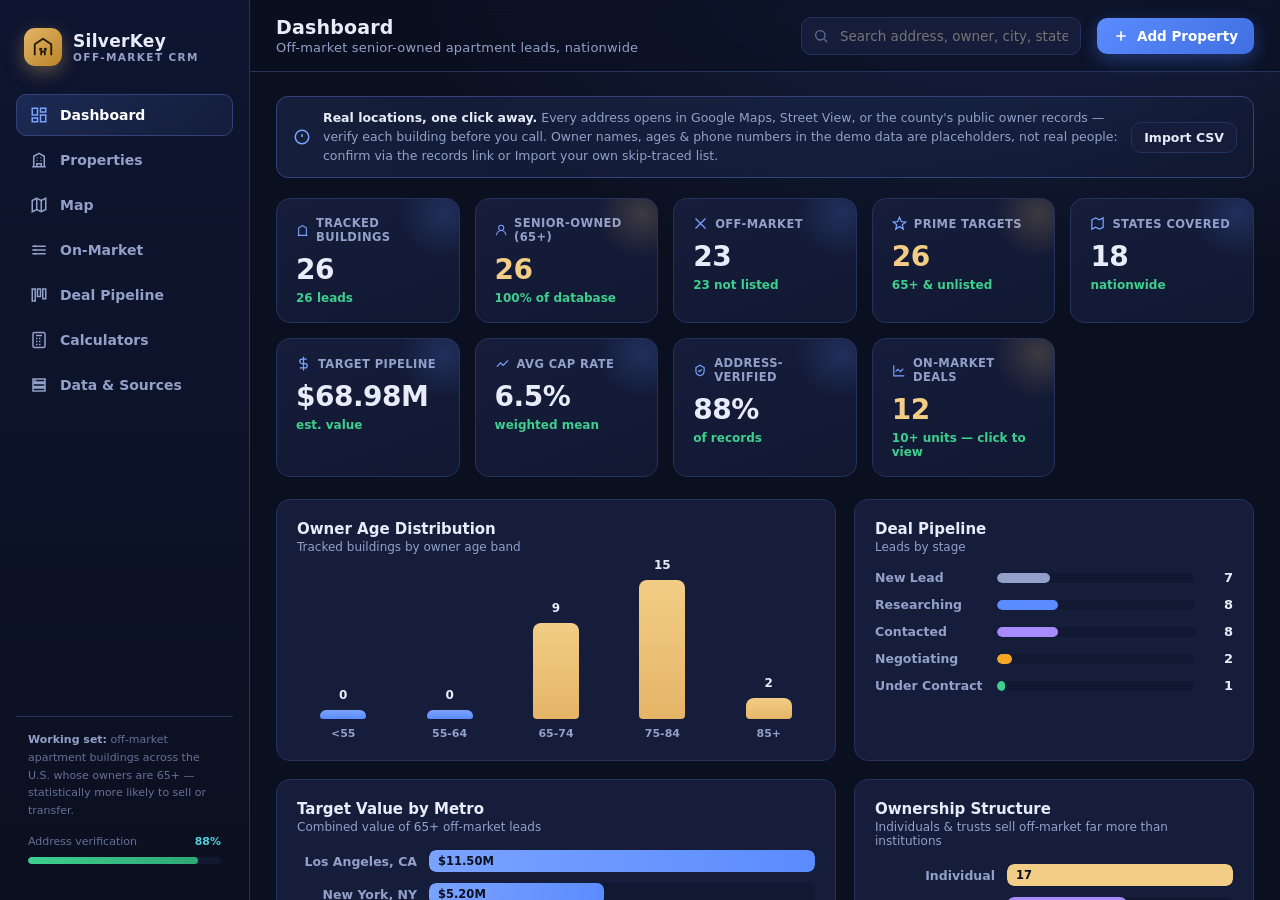
<file: tracker.html>
<!DOCTYPE html>
<html lang="en">
<head>
<meta charset="UTF-8" />
<meta name="viewport" content="width=device-width, initial-scale=1.0" />
<title>SilverKey — Off-Market Apartment &amp; Senior-Owner Lead Tracker</title>
<style>
  :root{
    --bg:#0b1020; --bg2:#111832; --panel:#151d3b; --panel2:#1b2547;
    --line:#26325e; --line2:#33427a;
    --txt:#e8ecf8; --muted:#93a0c9; --faint:#657097;
    --brand:#5b8cff; --brand2:#7aa2ff; --gold:#e5b567; --gold2:#f2cd85;
    --green:#3ecf8e; --amber:#f5a623; --red:#ff5c6c; --purple:#a78bfa; --cyan:#4fd1e0;
    --radius:14px; --shadow:0 12px 40px rgba(0,0,0,.45);
    --font:system-ui,-apple-system,"Segoe UI",Roboto,Helvetica,Arial,sans-serif;
    --mono:"SF Mono",ui-monospace,"Cascadia Code",Menlo,Consolas,monospace;
  }
  *{box-sizing:border-box;margin:0;padding:0}
  html,body{height:100%}
  body{font-family:var(--font);background:radial-gradient(1200px 700px at 80% -10%,#182247 0%,var(--bg) 55%);color:var(--txt);-webkit-font-smoothing:antialiased;overflow:hidden}
  ::-webkit-scrollbar{width:10px;height:10px}
  ::-webkit-scrollbar-thumb{background:#2a3766;border-radius:20px}
  ::-webkit-scrollbar-track{background:transparent}
  .tnum{font-variant-numeric:tabular-nums}
  a{color:inherit}

  .app{display:grid;grid-template-columns:250px 1fr;height:100vh}

  /* Sidebar */
  .side{background:linear-gradient(180deg,#0e1530,#0b1020);border-right:1px solid var(--line);display:flex;flex-direction:column;padding:22px 16px}
  .brand{display:flex;align-items:center;gap:11px;padding:6px 8px 22px}
  .brand__logo{width:38px;height:38px;border-radius:11px;background:linear-gradient(135deg,var(--gold),#b98529);display:grid;place-items:center;box-shadow:0 6px 18px rgba(229,181,103,.35)}
  .brand__logo svg{width:22px;height:22px}
  .brand__name{font-weight:800;font-size:17px;letter-spacing:.3px}
  .brand__sub{font-size:10.5px;color:var(--muted);letter-spacing:1.4px;text-transform:uppercase;font-weight:600}
  .nav{display:flex;flex-direction:column;gap:3px;margin-top:6px}
  .nav__item{display:flex;align-items:center;gap:12px;padding:11px 13px;border-radius:10px;color:var(--muted);font-weight:600;font-size:14px;cursor:pointer;border:1px solid transparent;transition:.15s}
  .nav__item svg{width:18px;height:18px;flex:none}
  .nav__item:hover{background:var(--panel);color:var(--txt)}
  .nav__item.active{background:linear-gradient(135deg,rgba(91,140,255,.18),rgba(122,162,255,.06));color:#fff;border-color:var(--line2)}
  .nav__item.active svg{color:var(--brand2)}
  .side__foot{margin-top:auto;padding:14px 12px;border-top:1px solid var(--line);font-size:11px;color:var(--faint);line-height:1.6}
  .side__foot b{color:var(--muted)}
  .coverage{margin-top:14px}
  .coverage__bar{height:7px;background:var(--bg2);border-radius:20px;overflow:hidden;margin-top:6px}
  .coverage__fill{height:100%;background:linear-gradient(90deg,var(--green),#2fa876);border-radius:20px}

  /* Main */
  .main{overflow:hidden;display:flex;flex-direction:column}
  .topbar{display:flex;align-items:center;gap:16px;padding:16px 26px;border-bottom:1px solid var(--line);background:rgba(11,16,32,.6);backdrop-filter:blur(8px)}
  .topbar h1{font-size:19px;font-weight:800;letter-spacing:.2px}
  .topbar h1 span{color:var(--muted);font-weight:500;font-size:13px;display:block;margin-top:2px}
  .search{margin-left:auto;position:relative}
  .search input{width:280px;background:var(--panel);border:1px solid var(--line);color:var(--txt);border-radius:10px;padding:10px 12px 10px 38px;font-size:13.5px;font-family:var(--font)}
  .search input:focus{outline:none;border-color:var(--brand)}
  .search svg{position:absolute;left:12px;top:50%;transform:translateY(-50%);width:16px;height:16px;color:var(--faint)}
  .btn{border:none;cursor:pointer;font-family:var(--font);font-weight:700;font-size:13.5px;border-radius:10px;padding:10px 16px;display:inline-flex;align-items:center;gap:8px;transition:.15s;white-space:nowrap;text-decoration:none}
  .btn:focus-visible{outline:2px solid var(--brand2);outline-offset:2px}
  .btn svg{width:16px;height:16px}
  .btn--primary{background:linear-gradient(135deg,var(--brand),#3f6fe0);color:#fff;box-shadow:0 6px 18px rgba(63,111,224,.4)}
  .btn--primary:hover{transform:translateY(-1px)}
  .btn--gold{background:linear-gradient(135deg,var(--gold),#c8923a);color:#231a05}
  .btn--ghost{background:var(--panel);color:var(--txt);border:1px solid var(--line)}
  .btn--ghost:hover{border-color:var(--line2)}
  .btn--sm{padding:7px 12px;font-size:12.5px}
  .btn--danger{background:rgba(255,92,108,.12);color:var(--red);border:1px solid rgba(255,92,108,.3)}

  .content{flex:1;overflow-y:auto;padding:24px 26px 60px}
  .view{display:none;animation:fade .3s ease}
  .view.active{display:block}
  @keyframes fade{from{opacity:0;transform:translateY(8px)}to{opacity:1;transform:none}}
  @media (prefers-reduced-motion:reduce){*{animation:none!important;transition:none!important}}

  /* KPIs */
  .kpis{display:grid;grid-template-columns:repeat(auto-fit,minmax(178px,1fr));gap:15px;margin-bottom:22px}
  .kpi{background:linear-gradient(160deg,var(--panel),var(--bg2));border:1px solid var(--line);border-radius:var(--radius);padding:17px 19px;position:relative;overflow:hidden}
  .kpi::after{content:"";position:absolute;right:-30px;top:-30px;width:90px;height:90px;border-radius:50%;background:radial-gradient(circle,rgba(91,140,255,.18),transparent 70%)}
  .kpi__label{font-size:11.5px;color:var(--muted);font-weight:600;letter-spacing:.4px;text-transform:uppercase;display:flex;align-items:center;gap:7px}
  .kpi__label svg{width:15px;height:15px;color:var(--brand2)}
  .kpi__val{font-size:28px;font-weight:800;margin-top:9px;letter-spacing:-.5px}
  .kpi__trend{font-size:12px;margin-top:5px;color:var(--green);font-weight:600}
  .kpi--gold .kpi__val{color:var(--gold2)}
  .kpi--gold::after{background:radial-gradient(circle,rgba(229,181,103,.2),transparent 70%)}

  .grid2{display:grid;grid-template-columns:1.4fr 1fr;gap:18px;margin-bottom:18px}
  .card{background:var(--panel);border:1px solid var(--line);border-radius:var(--radius);padding:20px}
  .card__head{display:flex;align-items:center;justify-content:space-between;margin-bottom:16px;gap:12px}
  .card__title{font-size:15px;font-weight:700}
  .card__title small{display:block;color:var(--muted);font-weight:500;font-size:12px;margin-top:2px}

  .bars{display:flex;align-items:flex-end;gap:14px;height:170px;padding-top:10px}
  .bar{flex:1;display:flex;flex-direction:column;align-items:center;gap:8px;height:100%;justify-content:flex-end}
  .bar__fill{width:100%;max-width:46px;background:linear-gradient(180deg,var(--brand2),var(--brand));border-radius:8px 8px 4px 4px;position:relative;transition:height .8s cubic-bezier(.2,.8,.2,1)}
  .bar__fill span{position:absolute;top:-22px;left:50%;transform:translateX(-50%);font-size:12px;font-weight:700}
  .bar__lbl{font-size:11px;color:var(--muted);text-align:center;font-weight:600}

  .hbars{display:flex;flex-direction:column;gap:11px}
  .hbar{display:flex;align-items:center;gap:12px}
  .hbar__name{width:120px;font-size:12.5px;color:var(--muted);font-weight:600;text-align:right;overflow:hidden;text-overflow:ellipsis;white-space:nowrap}
  .hbar__track{flex:1;height:22px;background:var(--bg2);border-radius:7px;overflow:hidden;position:relative}
  .hbar__fill{height:100%;border-radius:7px;transition:width .8s;display:flex;align-items:center;padding-left:9px;font-size:11.5px;font-weight:700;color:#0b1020}
  .pipe-mini{display:flex;flex-direction:column;gap:12px}
  .pipe-row{display:flex;align-items:center;gap:12px}
  .pipe-row__name{width:110px;font-size:12.5px;color:var(--muted);font-weight:600}
  .pipe-row__track{flex:1;height:10px;background:var(--bg2);border-radius:20px;overflow:hidden}
  .pipe-row__bar{height:100%;border-radius:20px;transition:width .8s}
  .pipe-row__n{width:26px;text-align:right;font-weight:700;font-size:13px}

  /* Filters */
  .filters{display:flex;flex-wrap:wrap;align-items:flex-end;gap:14px;background:var(--panel);border:1px solid var(--line);border-radius:var(--radius);padding:16px 18px;margin-bottom:18px}
  .field{display:flex;flex-direction:column;gap:6px}
  .field label{font-size:11px;color:var(--muted);font-weight:700;letter-spacing:.4px;text-transform:uppercase}
  .field select,.field input{background:var(--bg2);border:1px solid var(--line);color:var(--txt);border-radius:9px;padding:9px 11px;font-size:13px;font-family:var(--font)}
  .field select:focus,.field input:focus{outline:none;border-color:var(--brand)}
  .agebox{display:flex;align-items:center;gap:10px}
  .agebox input[type=range]{width:130px;accent-color:var(--gold)}
  .agebox .agev{font-weight:800;color:var(--gold2);font-size:16px;min-width:44px}
  .chk{display:flex;align-items:center;gap:7px;font-size:12.5px;color:var(--muted);font-weight:600;cursor:pointer;padding-bottom:9px}
  .chk input{accent-color:var(--green);width:15px;height:15px}
  .filters__spacer{margin-left:auto;display:flex;gap:10px;align-items:flex-end}

  /* Table */
  .tablewrap{background:var(--panel);border:1px solid var(--line);border-radius:var(--radius);overflow:hidden}
  .tscroll{overflow-x:auto}
  table{width:100%;border-collapse:collapse;font-size:13.5px;min-width:900px}
  thead th{text-align:left;padding:13px 16px;font-size:11px;letter-spacing:.6px;text-transform:uppercase;color:var(--muted);background:var(--bg2);font-weight:700;border-bottom:1px solid var(--line);cursor:pointer;user-select:none;white-space:nowrap}
  thead th:hover{color:var(--txt)}
  thead th .arr{opacity:.4;font-size:10px}
  tbody td{padding:12px 16px;border-bottom:1px solid rgba(38,50,94,.5);vertical-align:middle}
  tbody tr{transition:.12s;cursor:pointer}
  tbody tr:hover{background:var(--panel2)}
  tbody tr:last-child td{border-bottom:none}
  .addr{font-weight:700;color:#fff}
  .addr .astreet{display:inline-flex;align-items:center;gap:7px}
  .addr small{display:block;color:var(--muted);font-weight:500;font-size:12px;margin-top:1px}
  .addr-ext{color:var(--brand2);display:inline-flex;flex:none;padding:2px;border-radius:5px}
  .addr-ext:hover{background:rgba(91,140,255,.15)}
  .addr-ext svg{width:15px;height:15px}
  .age-pill{display:inline-flex;align-items:center;gap:5px;font-weight:800;padding:3px 9px;border-radius:20px;font-size:12.5px}
  .age-65{background:rgba(229,181,103,.16);color:var(--gold2);border:1px solid rgba(229,181,103,.35)}
  .age-under{background:rgba(147,160,201,.12);color:var(--muted)}
  .badge{display:inline-block;padding:4px 10px;border-radius:20px;font-size:11.5px;font-weight:700;letter-spacing:.2px}
  .b-off{background:rgba(62,207,142,.15);color:var(--green);border:1px solid rgba(62,207,142,.3)}
  .b-pre{background:rgba(245,166,35,.15);color:var(--amber);border:1px solid rgba(245,166,35,.3)}
  .b-listed{background:rgba(255,92,108,.13);color:var(--red);border:1px solid rgba(255,92,108,.3)}
  .stage-dot{display:inline-flex;align-items:center;gap:7px;font-weight:600;white-space:nowrap}
  .dot{width:9px;height:9px;border-radius:50%;flex:none}
  .vchip{display:inline-flex;align-items:center;gap:4px;font-size:10.5px;font-weight:700;padding:2px 7px;border-radius:6px;white-space:nowrap;vertical-align:middle}
  .vchip svg{width:11px;height:11px}
  .v-yes{background:rgba(79,209,224,.13);color:var(--cyan);border:1px solid rgba(79,209,224,.3)}
  .v-no{background:rgba(245,166,35,.13);color:var(--amber);border:1px solid rgba(245,166,35,.3)}
  .entity-tag{font-size:11px;color:var(--muted);font-weight:600}
  .empty{padding:60px 20px;text-align:center;color:var(--muted)}
  .empty svg{width:44px;height:44px;color:var(--faint);margin-bottom:12px}
  .rowcount{padding:12px 16px;font-size:12.5px;color:var(--muted);background:var(--bg2);border-top:1px solid var(--line)}

  /* Map */
  .maplayout{display:grid;grid-template-columns:1fr 300px;gap:18px}
  .mapwrap{position:relative;background:var(--panel);border:1px solid var(--line);border-radius:var(--radius);overflow:hidden;height:620px}
  #map{display:block;width:100%;height:100%}
  .map-tooltip{position:absolute;pointer-events:none;background:rgba(9,13,28,.95);border:1px solid var(--line2);border-radius:10px;padding:9px 12px;font-size:12px;opacity:0;transition:opacity .12s;z-index:5;box-shadow:var(--shadow);max-width:230px}
  .map-tooltip b{font-size:13px}
  .map-tooltip .mt-sub{color:var(--muted);margin-top:2px}
  .map-tooltip .mt-hint{color:var(--brand2);margin-top:5px;font-weight:600}
  .map-legend{position:absolute;left:14px;bottom:14px;background:rgba(9,13,28,.82);border:1px solid var(--line);border-radius:10px;padding:11px 13px;font-size:11.5px;backdrop-filter:blur(6px)}
  .map-legend .lg-row{display:flex;align-items:center;gap:8px;margin-top:5px;color:var(--muted)}
  .map-legend .lg-row:first-of-type{margin-top:8px}
  .map-side .card{margin-bottom:14px}
  .map-side .msrow{display:flex;justify-content:space-between;padding:8px 0;border-bottom:1px solid rgba(38,50,94,.5);font-size:13px}
  .map-side .msrow:last-child{border:none}
  .map-side .msrow b{font-weight:700}

  /* Kanban */
  .kanban{display:grid;grid-template-columns:repeat(5,1fr);gap:14px;align-items:start}
  .col{background:var(--panel);border:1px solid var(--line);border-radius:var(--radius);padding:12px;min-height:200px}
  .col__head{display:flex;align-items:center;justify-content:space-between;padding:4px 6px 12px;font-weight:700;font-size:13px;border-bottom:1px solid var(--line);margin-bottom:12px}
  .col__head .cnt{background:var(--bg2);color:var(--muted);padding:2px 8px;border-radius:20px;font-size:11.5px}
  .col__body{display:flex;flex-direction:column;gap:10px;min-height:60px}
  .kcard{background:linear-gradient(160deg,var(--panel2),var(--bg2));border:1px solid var(--line);border-radius:11px;padding:12px;cursor:grab;transition:.15s}
  .kcard:hover{border-color:var(--line2);transform:translateY(-2px)}
  .kcard.dragging{opacity:.4}
  .kcard__addr{font-weight:700;font-size:13px}
  .kcard__meta{font-size:11.5px;color:var(--muted);margin-top:4px}
  .kcard__foot{display:flex;align-items:center;justify-content:space-between;margin-top:10px}
  .col.dragover{outline:2px dashed var(--brand);outline-offset:-4px}

  /* Modal */
  .overlay{position:fixed;inset:0;background:rgba(6,9,20,.72);backdrop-filter:blur(4px);display:none;align-items:center;justify-content:center;z-index:60;padding:20px}
  .overlay.open{display:flex}
  .modal{background:linear-gradient(180deg,var(--panel),var(--bg2));border:1px solid var(--line2);border-radius:18px;width:100%;max-width:660px;max-height:92vh;overflow-y:auto;box-shadow:var(--shadow)}
  .modal--wide{max-width:780px}
  .modal__head{display:flex;align-items:center;justify-content:space-between;padding:20px 24px;border-bottom:1px solid var(--line);position:sticky;top:0;background:var(--panel);z-index:2}
  .modal__head h2{font-size:18px;font-weight:800;display:flex;align-items:center;gap:9px;flex-wrap:wrap}
  .modal__head p{font-size:12.5px;color:var(--muted);margin-top:2px}
  .xbtn{background:var(--bg2);border:1px solid var(--line);color:var(--muted);width:34px;height:34px;border-radius:9px;cursor:pointer;font-size:18px;line-height:1;display:grid;place-items:center;flex:none}
  .xbtn:hover{color:#fff;border-color:var(--line2)}
  .form{padding:20px 24px;display:grid;grid-template-columns:repeat(4,1fr);gap:15px}
  .form .full{grid-column:1/-1}
  .form .sp2{grid-column:span 2}
  .form label{display:block;font-size:11.5px;color:var(--muted);font-weight:700;margin-bottom:6px;letter-spacing:.3px}
  .form input,.form select,.form textarea{width:100%;background:var(--bg2);border:1px solid var(--line);color:var(--txt);border-radius:10px;padding:10px 12px;font-size:13.5px;font-family:var(--font)}
  .form input:focus,.form select:focus,.form textarea:focus{outline:none;border-color:var(--brand)}
  .form textarea{resize:vertical;min-height:64px}
  .fsection{grid-column:1/-1;font-size:11px;font-weight:800;letter-spacing:1px;text-transform:uppercase;color:var(--faint);border-bottom:1px solid var(--line);padding-bottom:6px;margin-top:4px}
  .hint{grid-column:1/-1;font-size:12px;color:var(--faint);background:rgba(229,181,103,.07);border:1px solid rgba(229,181,103,.2);border-radius:10px;padding:11px 13px;line-height:1.55;display:flex;gap:9px}
  .hint svg{width:16px;height:16px;color:var(--gold);flex:none;margin-top:1px}
  .modal__foot{display:flex;gap:12px;justify-content:flex-end;padding:16px 24px;border-top:1px solid var(--line);position:sticky;bottom:0;background:var(--panel)}

  /* Detail */
  .dactions{display:flex;flex-wrap:wrap;gap:9px;padding:18px 24px 4px}
  .dactions .btn svg{width:14px;height:14px}
  .detail-grid{display:grid;grid-template-columns:repeat(3,1fr);gap:13px;padding:14px 24px 20px}
  .dfield{background:var(--bg2);border:1px solid var(--line);border-radius:10px;padding:11px 13px}
  .dfield .k{font-size:10.5px;color:var(--muted);text-transform:uppercase;letter-spacing:.5px;font-weight:700}
  .dfield .v{font-size:14.5px;font-weight:700;margin-top:5px}
  .dfield.full{grid-column:1/-1}
  .dfield .v.notes{font-weight:400;font-size:13.5px;color:var(--txt);line-height:1.6}
  .dsection{grid-column:1/-1;font-size:11px;font-weight:800;letter-spacing:1px;text-transform:uppercase;color:var(--faint);margin-top:6px}
  .tl{grid-column:1/-1;display:flex;flex-direction:column;gap:0;position:relative;padding-left:6px}
  .tl-item{display:flex;gap:12px;padding:9px 0;position:relative}
  .tl-dot{width:11px;height:11px;border-radius:50%;background:var(--brand);margin-top:3px;flex:none;box-shadow:0 0 0 3px rgba(91,140,255,.15)}
  .tl-body{flex:1}
  .tl-head{display:flex;justify-content:space-between;font-size:12.5px}
  .tl-type{font-weight:700}
  .tl-date{color:var(--faint);font-family:var(--mono);font-size:11.5px}
  .tl-note{color:var(--muted);font-size:12.5px;margin-top:2px;line-height:1.5}
  .logform{grid-column:1/-1;display:flex;gap:10px;flex-wrap:wrap;align-items:flex-end;background:var(--bg2);border:1px solid var(--line);border-radius:10px;padding:12px}
  .logform .field{gap:5px}
  .logform input,.logform select{background:var(--panel);border:1px solid var(--line);color:var(--txt);border-radius:8px;padding:8px 10px;font-size:12.5px;font-family:var(--font)}
  .logform input[type=text]{min-width:220px;flex:1}

  .toast{position:fixed;bottom:24px;left:50%;transform:translateX(-50%) translateY(20px);background:var(--panel2);border:1px solid var(--line2);color:#fff;padding:13px 20px;border-radius:12px;font-size:13.5px;font-weight:600;box-shadow:var(--shadow);opacity:0;transition:.3s;z-index:80;display:flex;align-items:center;gap:10px;pointer-events:none}
  .toast.show{opacity:1;transform:translateX(-50%) translateY(0)}
  .toast svg{width:18px;height:18px;color:var(--green)}

  .banner{display:flex;align-items:center;gap:12px;background:linear-gradient(90deg,rgba(91,140,255,.12),rgba(91,140,255,.03));border:1px solid var(--line2);border-radius:12px;padding:12px 16px;margin-bottom:20px;font-size:12.5px;color:var(--muted);line-height:1.5}
  .banner svg{width:18px;height:18px;color:var(--brand2);flex:none}
  .banner b{color:var(--txt)}
  .banner .btn{margin-left:auto;flex:none}

  .legal{margin-top:22px;font-size:11.5px;color:var(--faint);line-height:1.6;background:var(--panel);border:1px solid var(--line);border-radius:12px;padding:16px 18px}
  .legal b{color:var(--muted)}
  .prose{color:var(--muted);font-size:14px;line-height:1.75;max-width:760px}
  .prose ol{padding-left:20px;display:flex;flex-direction:column;gap:11px;margin-top:8px}
  .prose b{color:var(--txt)}
  .srclist{display:flex;flex-direction:column;gap:10px;max-height:520px;overflow-y:auto}
  .srcrow{display:flex;align-items:center;gap:12px;padding:12px 14px;background:var(--bg2);border:1px solid var(--line);border-radius:11px}
  .srcrow .cnt{margin-left:auto;font-weight:800;color:var(--cyan)}
  .srcrow .si{width:34px;height:34px;border-radius:9px;background:rgba(79,209,224,.13);display:grid;place-items:center;flex:none}
  .srcrow .si svg{width:18px;height:18px;color:var(--cyan)}

  /* Calculators */
  .seg{display:inline-flex;background:var(--bg2);border:1px solid var(--line);border-radius:11px;padding:4px;gap:4px;margin-bottom:20px}
  .seg button{background:none;border:none;color:var(--muted);font-weight:700;font-size:13px;padding:9px 18px;border-radius:8px;cursor:pointer;font-family:var(--font)}
  .seg button.active{background:linear-gradient(135deg,var(--brand),#3f6fe0);color:#fff}
  .calcwrap{display:grid;grid-template-columns:360px 1fr;gap:20px;align-items:start;max-width:940px}
  .calc-inputs{background:var(--panel);border:1px solid var(--line);border-radius:var(--radius);padding:20px}
  .calc-inputs .field{display:flex;flex-direction:column;gap:6px;margin-bottom:13px}
  .calc-inputs label{font-size:12px;color:var(--muted);font-weight:700}
  .calc-inputs input{background:var(--bg2);border:1px solid var(--line);color:var(--txt);border-radius:9px;padding:10px 12px;font-size:14px;font-family:var(--font);width:100%}
  .calc-inputs input:focus{outline:none;border-color:var(--brand)}
  .calc-row2{display:grid;grid-template-columns:1fr 1fr;gap:12px}
  .calc-out{background:var(--panel);border:1px solid var(--line);border-radius:var(--radius);padding:6px 20px}
  .ores{display:flex;justify-content:space-between;align-items:center;padding:12px 0;border-bottom:1px solid rgba(38,50,94,.5)}
  .ores:last-child{border:none}
  .ores .ol{color:var(--muted);font-size:13.5px}
  .ores .ov{font-weight:800;font-size:16px}
  .ohi{display:grid;grid-template-columns:repeat(3,1fr);gap:12px;margin-bottom:14px}
  .ohcard{background:linear-gradient(160deg,var(--panel2),var(--bg2));border:1px solid var(--line);border-radius:12px;padding:15px}
  .ohcard .k{font-size:10.5px;color:var(--muted);text-transform:uppercase;letter-spacing:.5px;font-weight:700}
  .ohcard .v{font-size:23px;font-weight:800;margin-top:6px}
  .ohcard .sub{font-size:11px;color:var(--faint);margin-top:2px}
  .deal-signal{display:inline-block;padding:3px 10px;border-radius:20px;font-size:11px;font-weight:800;letter-spacing:.3px;white-space:nowrap}
  .sig-strong{background:rgba(62,207,142,.16);color:var(--green);border:1px solid rgba(62,207,142,.35)}
  .sig-fair{background:rgba(245,166,35,.14);color:var(--amber);border:1px solid rgba(245,166,35,.32)}
  .sig-thin{background:rgba(255,92,108,.13);color:var(--red);border:1px solid rgba(255,92,108,.3)}
  .livebar{display:flex;align-items:center;gap:10px;flex-wrap:wrap;background:var(--panel);border:1px solid var(--line2);border-radius:12px;padding:12px 16px;margin-bottom:18px}
  .livebar .lb-label{font-size:12px;font-weight:800;letter-spacing:.5px;text-transform:uppercase;color:var(--muted);margin-right:4px}
  .livebar .btn svg{width:13px;height:13px}
  .om-actions{display:flex;gap:6px;white-space:nowrap}
  .om-actions .btn{padding:6px 10px;font-size:11.5px}
  .om-actions .icobtn{width:30px;height:30px;padding:0;justify-content:center}
  .om-actions .icobtn svg{width:15px;height:15px}

  @media (max-width:1120px){.grid2{grid-template-columns:1fr}.maplayout{grid-template-columns:1fr}.mapwrap{height:460px}.kanban{grid-template-columns:repeat(2,1fr)}.form{grid-template-columns:repeat(2,1fr)}.detail-grid{grid-template-columns:1fr 1fr}.calcwrap{grid-template-columns:1fr}}
  @media (max-width:860px){.app{grid-template-columns:1fr}.side{display:none}.search input{width:150px}}
</style>
</head>
<body>
<div class="app">

  <!-- Sidebar -->
  <aside class="side">
    <div class="brand">
      <div class="brand__logo">
        <svg viewBox="0 0 24 24" fill="none"><path d="M3 21V9l9-6 9 6v12" stroke="#231a05" stroke-width="2" stroke-linejoin="round"/><rect x="8" y="13" width="3" height="3" fill="#231a05"/><rect x="13" y="13" width="3" height="3" fill="#231a05"/><path d="M10 21v-4h4v4" stroke="#231a05" stroke-width="2"/></svg>
      </div>
      <div>
        <div class="brand__name">SilverKey</div>
        <div class="brand__sub">Off-Market CRM</div>
      </div>
    </div>

    <nav class="nav" id="nav">
      <div class="nav__item active" data-view="dashboard" tabindex="0">
        <svg viewBox="0 0 24 24" fill="none" stroke="currentColor" stroke-width="2"><rect x="3" y="3" width="7" height="9"/><rect x="14" y="3" width="7" height="5"/><rect x="14" y="12" width="7" height="9"/><rect x="3" y="16" width="7" height="5"/></svg>
        Dashboard
      </div>
      <div class="nav__item" data-view="properties" tabindex="0">
        <svg viewBox="0 0 24 24" fill="none" stroke="currentColor" stroke-width="2"><path d="M3 21h18M5 21V7l7-4 7 4v14"/><path d="M9 9h1M9 13h1M14 9h1M14 13h1M9 21v-4h6v4"/></svg>
        Properties
      </div>
      <div class="nav__item" data-view="map" tabindex="0">
        <svg viewBox="0 0 24 24" fill="none" stroke="currentColor" stroke-width="2"><path d="M9 3 3 6v15l6-3 6 3 6-3V3l-6 3-6-3Z"/><path d="M9 3v15M15 6v15"/></svg>
        Map
      </div>
      <div class="nav__item" data-view="onmarket" tabindex="0">
        <svg viewBox="0 0 24 24" fill="none" stroke="currentColor" stroke-width="2"><path d="M3 7h18M3 12h18M3 17h18"/><circle cx="7" cy="7" r="1.4" fill="currentColor" stroke="none"/><circle cx="7" cy="12" r="1.4" fill="currentColor" stroke="none"/><circle cx="7" cy="17" r="1.4" fill="currentColor" stroke="none"/></svg>
        On-Market
      </div>
      <div class="nav__item" data-view="pipeline" tabindex="0">
        <svg viewBox="0 0 24 24" fill="none" stroke="currentColor" stroke-width="2"><rect x="3" y="4" width="4" height="16"/><rect x="10" y="4" width="4" height="10"/><rect x="17" y="4" width="4" height="13"/></svg>
        Deal Pipeline
      </div>
      <div class="nav__item" data-view="calc" tabindex="0">
        <svg viewBox="0 0 24 24" fill="none" stroke="currentColor" stroke-width="2"><rect x="4" y="2" width="16" height="20" rx="2"/><path d="M8 6h8M8 10h2M12 10h2M16 10h.01M8 14h2M12 14h2M16 14h.01M8 18h2M12 18h2M16 18h.01"/></svg>
        Calculators
      </div>
      <div class="nav__item" data-view="sources" tabindex="0">
        <svg viewBox="0 0 24 24" fill="none" stroke="currentColor" stroke-width="2"><path d="M4 4h16v4H4zM4 10h16v4H4zM4 16h16v4H4z"/><circle cx="7" cy="6" r=".5" fill="currentColor"/></svg>
        Data &amp; Sources
      </div>
    </nav>

    <div class="side__foot">
      <b>Working set:</b> off-market apartment buildings across the U.S. whose owners are 65+ — statistically more likely to sell or transfer.
      <div class="coverage">
        <div style="display:flex;justify-content:space-between"><span>Address verification</span><b id="covPct" style="color:var(--cyan)">0%</b></div>
        <div class="coverage__bar"><div class="coverage__fill" id="covFill" style="width:0%"></div></div>
      </div>
    </div>
  </aside>

  <!-- Main -->
  <div class="main">
    <div class="topbar">
      <h1 id="viewTitle">Dashboard<span id="viewSub">Off-market senior-owned apartment leads, nationwide</span></h1>
      <div class="search">
        <svg viewBox="0 0 24 24" fill="none" stroke="currentColor" stroke-width="2"><circle cx="11" cy="11" r="7"/><path d="m21 21-4.3-4.3"/></svg>
        <input id="globalSearch" placeholder="Search address, owner, city, state, ZIP…" />
      </div>
      <button class="btn btn--primary" id="addBtn">
        <svg viewBox="0 0 24 24" fill="none" stroke="currentColor" stroke-width="2.4"><path d="M12 5v14M5 12h14"/></svg>
        Add Property
      </button>
    </div>

    <div class="content">

      <!-- DASHBOARD -->
      <section class="view active" id="view-dashboard">
        <div class="banner">
          <svg viewBox="0 0 24 24" fill="none" stroke="currentColor" stroke-width="2"><circle cx="12" cy="12" r="9"/><path d="M12 8v4m0 4h.01"/></svg>
          <span><b>Real locations, one click away.</b> Every address opens in Google Maps, Street View, or the county's public owner records — verify each building before you call. Owner names, ages &amp; phone numbers in the demo data are placeholders, not real people: confirm via the records link or Import your own skip-traced list.</span>
          <button class="btn btn--ghost btn--sm" id="importBtn2">Import CSV</button>
        </div>
        <div class="kpis" id="kpis"></div>
        <div class="grid2">
          <div class="card">
            <div class="card__head"><div class="card__title">Owner Age Distribution<small>Tracked buildings by owner age band</small></div></div>
            <div class="bars" id="ageBars"></div>
          </div>
          <div class="card">
            <div class="card__head"><div class="card__title">Deal Pipeline<small>Leads by stage</small></div></div>
            <div class="pipe-mini" id="pipeMini"></div>
          </div>
        </div>
        <div class="grid2">
          <div class="card">
            <div class="card__head"><div class="card__title">Target Value by Metro<small>Combined value of 65+ off-market leads</small></div></div>
            <div class="hbars" id="cityBars"></div>
          </div>
          <div class="card">
            <div class="card__head"><div class="card__title">Ownership Structure<small>Individuals &amp; trusts sell off-market far more than institutions</small></div></div>
            <div class="hbars" id="entityBars"></div>
          </div>
        </div>
        <div class="card">
          <div class="card__head">
            <div class="card__title">Hot Leads<small>65+ · off-market · ranked by opportunity score</small></div>
            <button class="btn btn--ghost btn--sm" data-goto="properties">View all →</button>
          </div>
          <div id="hotLeads"></div>
        </div>
        <div class="legal">
          <b>Responsible-use note.</b> Owner age is used here as a proxy for sale likelihood in acquisition outreach and is <b>not</b> a basis for any housing decision. The U.S. Fair Housing Act prohibits discrimination in the sale or rental of housing; this tool targets <i>outreach to owners</i>, not tenant or buyer selection. Verify every ownership, age, and contact detail against public records and comply with TCPA / Do-Not-Call and state solicitation laws before contacting anyone.
        </div>
      </section>

      <!-- PROPERTIES -->
      <section class="view" id="view-properties">
        <div class="filters">
          <div class="field"><label>Min owner age</label>
            <div class="agebox"><input type="range" id="fAge" min="18" max="90" value="65" /><span class="agev" id="fAgeV">65+</span></div>
          </div>
          <div class="field"><label>Market status</label>
            <select id="fStatus"><option value="">All</option><option>Off-Market</option><option>Pre-Market</option><option>Listed</option></select>
          </div>
          <div class="field"><label>Deal stage</label><select id="fStage"><option value="">All</option></select></div>
          <div class="field"><label>Metro</label><select id="fCity"><option value="">All</option></select></div>
          <div class="field"><label>State</label><select id="fState"><option value="">All</option></select></div>
          <div class="field"><label>Ownership</label><select id="fEntity"><option value="">All</option><option>Individual</option><option>Family Trust</option><option>LLC</option></select></div>
          <div class="field"><label>Min units</label><select id="fUnits"><option value="0">Any</option><option value="5">5+</option><option value="10">10+</option><option value="20">20+</option><option value="30">30+</option></select></div>
          <label class="chk"><input type="checkbox" id="fVerified" /> Verified only</label>
          <div class="filters__spacer">
            <button class="btn btn--ghost btn--sm" id="resetFilters">Reset</button>
            <button class="btn btn--ghost btn--sm" id="importBtn">
              <svg viewBox="0 0 24 24" fill="none" stroke="currentColor" stroke-width="2"><path d="M12 21V9m0 0 4 4m-4-4-4 4M4 3h16"/></svg>Import
            </button>
            <button class="btn btn--gold btn--sm" id="exportBtn">
              <svg viewBox="0 0 24 24" fill="none" stroke="currentColor" stroke-width="2"><path d="M12 3v12m0 0 4-4m-4 4-4-4M4 21h16"/></svg>Export
            </button>
            <input type="file" id="csvFile" accept=".csv" hidden />
          </div>
        </div>
        <div class="tablewrap">
          <div class="tscroll"><table><thead><tr id="thead"></tr></thead><tbody id="tbody"></tbody></table></div>
          <div class="rowcount" id="rowcount"></div>
        </div>
      </section>

      <!-- MAP -->
      <section class="view" id="view-map">
        <div class="maplayout">
          <div class="mapwrap">
            <canvas id="map"></canvas>
            <div class="map-tooltip" id="mapTip"></div>
            <div class="map-legend" id="mapLegend"></div>
          </div>
          <div class="map-side">
            <div class="card">
              <div class="card__title" style="margin-bottom:6px">United States</div>
              <div style="font-size:12.5px;color:var(--muted);line-height:1.6;margin-bottom:8px">Pins placed by true latitude &amp; longitude. Size = unit count, color = deal stage, gold ring = owner 65+. Click a pin to open the record.</div>
              <div class="msrow"><span>Buildings mapped</span><b id="mapCount">0</b></div>
              <div class="msrow"><span>Metros</span><b id="mapSubs">0</b></div>
              <div class="msrow"><span>States</span><b id="mapStates">0</b></div>
              <div class="msrow"><span>Senior-owned (65+)</span><b id="mapSenior" style="color:var(--gold2)">0</b></div>
              <div class="msrow"><span>Coordinate-verified</span><b id="mapVerif" style="color:var(--cyan)">0</b></div>
            </div>
            <div class="card">
              <div class="card__title" style="margin-bottom:10px">Top metros</div>
              <div id="mapSubList" style="display:flex;flex-direction:column;gap:7px;font-size:12.5px;max-height:260px;overflow-y:auto"></div>
            </div>
          </div>
        </div>
      </section>

      <!-- PIPELINE -->
      <section class="view" id="view-pipeline">
        <div class="kanban" id="kanban"></div>
      </section>

      <!-- SOURCES -->
      <section class="view" id="view-sources">
        <div class="grid2">
          <div class="card">
            <div class="card__title" style="margin-bottom:6px">Records by source of record</div>
            <div style="font-size:12.5px;color:var(--muted);margin-bottom:14px">Each address is attributed to the public office holding the authoritative parcel &amp; ownership record for its county.</div>
            <div class="srclist" id="srcList"></div>
          </div>
          <div class="card">
            <div class="card__title" style="margin-bottom:14px">How to source these leads legally</div>
            <div class="prose" id="sourcesBody"></div>
          </div>
        </div>
        <div class="legal" style="margin-top:18px">
          <b>Compliance reminder.</b> Targeting <i>owners</i> for acquisition is legal; discriminating against <i>tenants or buyers</i> by age is not. Keep owner age out of any decision about who may rent or buy. Confirm your data providers' permissible-use terms and your state's solicitation rules before any contact.
        </div>
      </section>

      <!-- ON-MARKET -->
      <section class="view" id="view-onmarket">
        <div class="banner">
          <svg viewBox="0 0 24 24" fill="none" stroke="currentColor" stroke-width="2"><path d="M12 8v4m0 4h.01"/><circle cx="12" cy="12" r="9"/></svg>
          <span><b>Real, active listings — one click away.</b> Listing sites block direct import, so the deals below are illustrative <b>underwriting examples</b>. For inventory that's live right now, open the marketplace searches (they follow your <b>State</b> filter), then <b>Add listing</b> with the real URL, price and units to save and underwrite it.</span>
        </div>
        <div class="livebar">
          <span class="lb-label">Live active listings</span>
          <a class="btn btn--primary btn--sm" id="liveLoopnet" target="_blank" rel="noopener">LoopNet <svg viewBox="0 0 24 24" fill="none" stroke="currentColor" stroke-width="2"><path d="M7 17 17 7M7 7h10v10"/></svg></a>
          <a class="btn btn--ghost btn--sm" id="liveCrexi" target="_blank" rel="noopener">Crexi <svg viewBox="0 0 24 24" fill="none" stroke="currentColor" stroke-width="2"><path d="M7 17 17 7M7 7h10v10"/></svg></a>
          <a class="btn btn--ghost btn--sm" id="liveZillow" target="_blank" rel="noopener">Zillow <svg viewBox="0 0 24 24" fill="none" stroke="currentColor" stroke-width="2"><path d="M7 17 17 7M7 7h10v10"/></svg></a>
          <a class="btn btn--ghost btn--sm" id="liveRedfin" target="_blank" rel="noopener">Redfin <svg viewBox="0 0 24 24" fill="none" stroke="currentColor" stroke-width="2"><path d="M7 17 17 7M7 7h10v10"/></svg></a>
          <a class="btn btn--ghost btn--sm" id="liveRealtor" target="_blank" rel="noopener">Realtor <svg viewBox="0 0 24 24" fill="none" stroke="currentColor" stroke-width="2"><path d="M7 17 17 7M7 7h10v10"/></svg></a>
          <button class="btn btn--gold btn--sm" id="omAdd" style="margin-left:auto"><svg viewBox="0 0 24 24" fill="none" stroke="currentColor" stroke-width="2.4"><path d="M12 5v14M5 12h14"/></svg>Add listing</button>
        </div>
        <div class="filters">
          <div class="field"><label>Min units</label><select id="omUnits"><option value="10">10+</option><option value="15">15+</option><option value="20">20+</option><option value="30">30+</option></select></div>
          <div class="field"><label>State</label><select id="omState"><option value="">All</option></select></div>
          <div class="field"><label>Min cap rate</label><select id="omCap"><option value="0">Any</option><option value="5">5%+</option><option value="6">6%+</option><option value="6.5">6.5%+</option><option value="7">7%+</option><option value="7.5">7.5%+</option></select></div>
          <div class="field"><label>Source</label><select id="omSource"><option value="">All</option></select></div>
          <div class="field"><label>Sort by</label><select id="omSort"><option value="cap">Cap rate ↓</option><option value="ppu">Price / unit ↑</option><option value="dom">Days on market ↑</option><option value="price">List price ↑</option><option value="units">Units ↓</option></select></div>
          <div class="filters__spacer">
            <button class="btn btn--gold btn--sm" id="omExport">
              <svg viewBox="0 0 24 24" fill="none" stroke="currentColor" stroke-width="2"><path d="M12 3v12m0 0 4-4m-4 4-4-4M4 21h16"/></svg>Export
            </button>
          </div>
        </div>
        <div class="tablewrap">
          <div class="tscroll"><table style="min-width:1040px"><thead><tr id="omThead"></tr></thead><tbody id="omTbody"></tbody></table></div>
          <div class="rowcount" id="omRowcount"></div>
        </div>
      </section>

      <!-- CALCULATORS -->
      <section class="view" id="view-calc">
        <div class="seg" id="calcSeg">
          <button data-calc="commercial" class="active">Commercial Analysis</button>
          <button data-calc="seller">Seller Finance</button>
        </div>

        <div id="calc-commercial" class="calcpane">
          <div class="calcwrap">
            <div class="calc-inputs">
              <div style="font-weight:800;font-size:14px;margin-bottom:14px">Deal inputs</div>
              <div class="field"><label>Purchase price ($)</label><input type="number" id="cm_price" value="2600000" /></div>
              <div class="calc-row2">
                <div class="field"><label>Units</label><input type="number" id="cm_units" value="20" /></div>
                <div class="field"><label>Closing costs (%)</label><input type="number" id="cm_closing" value="2" step="0.1" /></div>
              </div>
              <div class="field"><label>Gross annual rent ($)</label><input type="number" id="cm_gross" value="300000" /></div>
              <div class="calc-row2">
                <div class="field"><label>Vacancy (%)</label><input type="number" id="cm_vac" value="5" step="0.5" /></div>
                <div class="field"><label>Operating exp. ($/yr)</label><input type="number" id="cm_opex" value="120000" /></div>
              </div>
              <div style="font-weight:800;font-size:14px;margin:16px 0 12px;border-top:1px solid var(--line);padding-top:16px">Financing</div>
              <div class="calc-row2">
                <div class="field"><label>Down payment (%)</label><input type="number" id="cm_down" value="25" step="1" /></div>
                <div class="field"><label>Interest rate (%)</label><input type="number" id="cm_rate" value="6.5" step="0.125" /></div>
              </div>
              <div class="field"><label>Amortization (years)</label><input type="number" id="cm_amort" value="25" /></div>
            </div>
            <div>
              <div class="ohi" id="cmHi"></div>
              <div class="calc-out" id="cmOut"></div>
              <p style="font-size:11.5px;color:var(--faint);margin-top:12px;line-height:1.6">Estimates for screening only — not lending, tax, or investment advice. Verify rents, expenses, and quotes before offering.</p>
            </div>
          </div>
        </div>

        <div id="calc-seller" class="calcpane" style="display:none">
          <div class="calcwrap">
            <div class="calc-inputs">
              <div style="font-weight:800;font-size:14px;margin-bottom:14px">Seller-note terms</div>
              <div class="field"><label>Purchase price ($)</label><input type="number" id="sf_price" value="2600000" /></div>
              <div class="calc-row2">
                <div class="field"><label>Down payment (%)</label><input type="number" id="sf_down" value="15" step="1" /></div>
                <div class="field"><label>Interest rate (%)</label><input type="number" id="sf_rate" value="6" step="0.125" /></div>
              </div>
              <div class="calc-row2">
                <div class="field"><label>Amortized over (yrs)</label><input type="number" id="sf_amort" value="30" /></div>
                <div class="field"><label>Balloon due (yrs)</label><input type="number" id="sf_balloon" value="7" /></div>
              </div>
              <div style="font-weight:800;font-size:14px;margin:16px 0 12px;border-top:1px solid var(--line);padding-top:16px">Property</div>
              <div class="calc-row2">
                <div class="field"><label>Annual NOI ($)</label><input type="number" id="sf_noi" value="180000" /></div>
                <div class="field"><label>Units</label><input type="number" id="sf_units" value="20" /></div>
              </div>
            </div>
            <div>
              <div class="ohi" id="sfHi"></div>
              <div class="calc-out" id="sfOut"></div>
              <p style="font-size:11.5px;color:var(--faint);margin-top:12px;line-height:1.6">Amortized payment with a balloon payoff at the term shown. Seller financing terms are negotiable — model a few before you offer.</p>
            </div>
          </div>
        </div>
      </section>

    </div>
  </div>
</div>

<!-- Add/Edit Modal -->
<div class="overlay" id="formOverlay">
  <div class="modal modal--wide">
    <div class="modal__head">
      <div><h2 id="formTitle">Add Property</h2><p>Track an off-market apartment lead</p></div>
      <button class="xbtn" data-close aria-label="Close">&times;</button>
    </div>
    <form class="form" id="propForm">
      <input type="hidden" id="fId" />
      <div class="fsection">Location</div>
      <div class="sp2"><label>Street address</label><input id="f_street" placeholder="210 W 121st St" required /></div>
      <div><label>Neighborhood</label><input id="f_neighborhood" placeholder="Harlem" /></div>
      <div><label>ZIP</label><input id="f_zip" placeholder="10027" maxlength="10" /></div>
      <div><label>City</label><input id="f_city" placeholder="New York" required /></div>
      <div><label>State</label><input id="f_state" placeholder="NY" maxlength="2" required /></div>
      <div><label>Latitude</label><input id="f_lat" type="number" step="0.00001" placeholder="40.8075" /></div>
      <div><label>Longitude</label><input id="f_lng" type="number" step="0.00001" placeholder="-73.9530" /></div>
      <div class="full" style="display:flex;align-items:center;gap:10px;margin-top:-2px">
        <button type="button" class="btn btn--ghost btn--sm" id="geocodeBtn"><svg viewBox="0 0 24 24" fill="none" stroke="currentColor" stroke-width="2"><path d="M12 21s7-6.5 7-12A7 7 0 0 0 5 9c0 5.5 7 12 7 12Z"/><circle cx="12" cy="9" r="2.5"/></svg>Find coordinates from address</button>
        <span style="font-size:11.5px;color:var(--faint)">Confirms the address is real &amp; pins it exactly (needs network — best in the downloadable version).</span>
      </div>

      <div class="fsection">Building &amp; financials</div>
      <div><label>Units</label><input id="f_units" type="number" min="1" value="8" required /></div>
      <div><label>Year built</label><input id="f_yearBuilt" type="number" min="1850" max="2026" value="1920" /></div>
      <div><label>Est. value ($)</label><input id="f_value" type="number" min="0" value="1200000" required /></div>
      <div><label>Annual NOI ($)</label><input id="f_noi" type="number" min="0" value="72000" /></div>

      <div class="fsection">Ownership</div>
      <div class="sp2"><label>Owner of record</label><input id="f_owner" placeholder="Owner name from county records" required /></div>
      <div><label>Entity type</label><select id="f_entity"><option>Individual</option><option>Family Trust</option><option>LLC</option></select></div>
      <div><label>Owner age</label><input id="f_ownerAge" type="number" min="18" max="110" value="72" required /></div>
      <div><label>Deed / acquired year</label><input id="f_deedYear" type="number" min="1900" max="2026" value="2000" /></div>
      <div class="sp2"><label>Owner phone</label><input id="f_phone" placeholder="Verified number from skip-trace" /></div>

      <div class="fsection">Pipeline &amp; provenance</div>
      <div><label>Market status</label><select id="f_status"><option>Off-Market</option><option>Pre-Market</option><option>Listed</option></select></div>
      <div><label>Deal stage</label><select id="f_stage"></select></div>
      <div class="sp2"><label>Source of record</label><input id="f_source" placeholder="Cook County Assessor" /></div>
      <label class="chk full"><input type="checkbox" id="f_verified" /> Address verified against public records</label>

      <div class="full"><label>Notes</label><textarea id="f_notes" placeholder="Owner mentioned wanting to move closer to family; building fully occupied…"></textarea></div>
      <div class="hint">
        <svg viewBox="0 0 24 24" fill="none" stroke="currentColor" stroke-width="2"><path d="M12 9v4m0 4h.01M10.3 3.9 1.8 18a2 2 0 0 0 1.7 3h17a2 2 0 0 0 1.7-3L13.7 3.9a2 2 0 0 0-3.4 0Z"/></svg>
        Enter only lawfully-obtained data from public records or licensed providers. Owner age prioritizes outreach order — never a housing decision.
      </div>
      <div class="modal__foot full" style="grid-column:1/-1;padding:4px 0 0;border:none;position:static;background:none">
        <button type="button" class="btn btn--ghost" data-close>Cancel</button>
        <button type="submit" class="btn btn--primary">Save Property</button>
      </div>
    </form>
  </div>
</div>

<!-- Detail Modal -->
<div class="overlay" id="detailOverlay">
  <div class="modal modal--wide">
    <div class="modal__head">
      <div><h2 id="dTitle">Property</h2><p id="dSub"></p></div>
      <button class="xbtn" data-close aria-label="Close">&times;</button>
    </div>
    <div class="dactions" id="dActions"></div>
    <div class="detail-grid" id="detailGrid"></div>
    <div class="modal__foot">
      <button class="btn btn--danger" id="delBtn">Delete</button>
      <button class="btn btn--primary" id="editBtn">Edit</button>
    </div>
  </div>
</div>

<!-- Listing Detail Modal -->
<div class="overlay" id="listingOverlay">
  <div class="modal modal--wide">
    <div class="modal__head">
      <div><h2 id="lTitle">Listing</h2><p id="lSub"></p></div>
      <button class="xbtn" data-close aria-label="Close">&times;</button>
    </div>
    <div class="dactions" id="lActions"></div>
    <div class="detail-grid" id="lGrid"></div>
    <div class="modal__foot">
      <button class="btn btn--danger" id="lDel">Delete</button>
      <button class="btn btn--primary" id="lEdit">Edit</button>
    </div>
  </div>
</div>

<!-- Listing Add/Edit Modal -->
<div class="overlay" id="listingFormOverlay">
  <div class="modal modal--wide">
    <div class="modal__head">
      <div><h2 id="lFormTitle">Add Listing</h2><p>Track an on-market deal (10+ units)</p></div>
      <button class="xbtn" data-close aria-label="Close">&times;</button>
    </div>
    <form class="form" id="listingForm">
      <input type="hidden" id="lf_id" />
      <div class="fsection">Location</div>
      <div class="sp2"><label>Street address</label><input id="lf_street" placeholder="1425 Bryant Ave" required /></div>
      <div><label>Neighborhood</label><input id="lf_neighborhood" placeholder="West Farms" /></div>
      <div><label>ZIP</label><input id="lf_zip" maxlength="10" placeholder="10460" /></div>
      <div><label>City</label><input id="lf_city" placeholder="Bronx" required /></div>
      <div><label>State</label><input id="lf_state" maxlength="2" placeholder="NY" required /></div>
      <div><label>Latitude</label><input id="lf_lat" type="number" step="0.00001" /></div>
      <div><label>Longitude</label><input id="lf_lng" type="number" step="0.00001" /></div>
      <div class="full" style="display:flex;align-items:center;gap:10px;margin-top:-2px">
        <button type="button" class="btn btn--ghost btn--sm" id="lf_geo"><svg viewBox="0 0 24 24" fill="none" stroke="currentColor" stroke-width="2"><path d="M12 21s7-6.5 7-12A7 7 0 0 0 5 9c0 5.5 7 12 7 12Z"/><circle cx="12" cy="9" r="2.5"/></svg>Find coordinates</button>
        <span style="font-size:11.5px;color:var(--faint)">Pins it on the map (needs network).</span>
      </div>
      <div class="fsection">Deal &amp; financials</div>
      <div><label>Units</label><input id="lf_units" type="number" min="1" value="12" required /></div>
      <div><label>Year built</label><input id="lf_yearBuilt" type="number" min="1850" max="2026" placeholder="1928" /></div>
      <div><label>List price ($)</label><input id="lf_listPrice" type="number" min="0" value="2600000" required /></div>
      <div><label>Days on market</label><input id="lf_dom" type="number" min="0" value="0" /></div>
      <div><label>Annual NOI ($)</label><input id="lf_noi" type="number" min="0" value="174000" /></div>
      <div><label>Gross rent ($/yr)</label><input id="lf_grossRent" type="number" min="0" value="300000" /></div>
      <div class="fsection">Listing</div>
      <div class="sp2"><label>Broker / firm</label><input id="lf_broker" placeholder="Marcus &amp; Millichap" /></div>
      <div><label>Platform</label><input id="lf_source" placeholder="Crexi / LoopNet" /></div>
      <div class="full"><label>Listing URL</label><input id="lf_url" type="url" placeholder="https://www.crexi.com/properties/…  (paste the real listing link)" /></div>
      <div class="full"><label>Notes</label><textarea id="lf_notes" placeholder="Broker's story, upside, condition, next step…"></textarea></div>
      <div class="modal__foot full" style="grid-column:1/-1;padding:4px 0 0;border:none;position:static;background:none">
        <button type="button" class="btn btn--ghost" data-close>Cancel</button>
        <button type="submit" class="btn btn--primary">Save Listing</button>
      </div>
    </form>
  </div>
</div>

<div class="toast" id="toast"><svg viewBox="0 0 24 24" fill="none" stroke="currentColor" stroke-width="2.5"><polyline points="20 6 9 17 4 12"/></svg><span id="toastMsg">Saved</span></div>

<script>
"use strict";
const NOW_YEAR = 2026;
const STAGES = [
  {key:"New Lead",color:"#93a0c9"},{key:"Researching",color:"#5b8cff"},
  {key:"Contacted",color:"#a78bfa"},{key:"Negotiating",color:"#f5a623"},
  {key:"Under Contract",color:"#3ecf8e"},
];
const stageColor = k => (STAGES.find(s=>s.key===k)||{}).color || "#93a0c9";
const STORE = "silverkey_props_v3_us";

/* Continental-US map projection bounds + simplified border outline [lng,lat] */
const US = {latMin:24.5,latMax:49.4,lngMin:-124.8,lngMax:-66.9};
const US_OUTLINE = [
[-124.7,48.4],[-123.0,49.0],[-104.0,49.0],[-95.2,49.0],[-95.2,49.4],[-89.6,48.0],
[-84.5,46.5],[-82.5,45.0],[-82.7,41.7],[-79.0,42.9],[-76.9,43.3],[-73.3,45.0],
[-69.2,47.4],[-67.2,45.2],[-70.0,43.2],[-70.7,41.6],[-73.9,40.6],[-74.2,39.4],
[-75.5,38.5],[-76.0,37.0],[-75.5,35.5],[-78.5,33.9],[-80.9,32.0],[-81.4,30.7],
[-80.1,26.8],[-80.4,25.2],[-81.7,25.9],[-82.8,27.9],[-82.7,29.2],[-84.0,30.1],
[-85.6,29.7],[-88.0,30.2],[-89.6,29.0],[-91.3,29.3],[-93.8,29.7],[-95.3,28.9],
[-97.2,27.8],[-97.4,25.9],[-99.2,26.4],[-101.4,29.8],[-103.0,29.0],[-104.5,29.6],
[-106.5,31.8],[-108.2,31.3],[-111.1,31.3],[-114.8,32.5],[-117.1,32.5],[-118.3,34.0],
[-120.5,34.5],[-122.4,37.2],[-124.2,40.4],[-124.4,43.0],[-124.1,46.3],[-124.7,48.4]
];

/* ===== nationwide seed — real streets, ZIPs, coordinates & county assessors ===== */
const SEED = [
  {id:1,street:"210 W 121st St",neighborhood:"Harlem",city:"New York",state:"NY",zip:"10027",lat:40.8072,lng:-73.9530,units:16,yearBuilt:1910,value:5200000,noi:239000,owner:"Est. of Doris Kaplan",entity:"Family Trust",ownerAge:82,deedYear:1991,phone:"(212) 555-0142",status:"Off-Market",stage:"Contacted",verified:true,source:"NYC Dept. of Finance",lastVerified:"2026-05-18",notes:"Held 35 yrs. Heirs out of state; exploring a quiet sale.",contacts:[{date:"2026-04-21",type:"Call",note:"Spoke with son/executor. Interested, no rush."}]},
  {id:2,street:"445 Bergen St",neighborhood:"Park Slope",city:"Brooklyn",state:"NY",zip:"11217",lat:40.6805,lng:-73.9760,units:12,yearBuilt:1901,value:4100000,noi:182000,owner:"Vincent Marano",entity:"Individual",ownerAge:74,deedYear:2002,phone:"(718) 555-0199",status:"Off-Market",stage:"Researching",verified:true,source:"NYC Dept. of Finance",lastVerified:"2026-05-20",notes:"Self-manages, below-market rents. Value-add.",contacts:[]},
  {id:3,street:"1420 N Vermont Ave",neighborhood:"East Hollywood",city:"Los Angeles",state:"CA",zip:"90027",lat:34.0975,lng:-118.2920,units:22,yearBuilt:1963,value:6400000,noi:275000,owner:"Rosa & Manuel Ibarra",entity:"Family Trust",ownerAge:79,deedYear:1994,phone:"(213) 555-0164",status:"Off-Market",stage:"Negotiating",verified:true,source:"Los Angeles County Assessor",lastVerified:"2026-06-01",notes:"RSO building. Owners retiring; discussing seller carry.",contacts:[{date:"2026-05-29",type:"Meeting",note:"Toured. Second meeting set."}]},
  {id:4,street:"3312 W 8th St",neighborhood:"Koreatown",city:"Los Angeles",state:"CA",zip:"90005",lat:34.0575,lng:-118.2990,units:18,yearBuilt:1958,value:5100000,noi:224000,owner:"Harold Nishimura",entity:"Individual",ownerAge:71,deedYear:2006,phone:"(213) 555-0110",status:"Pre-Market",stage:"New Lead",verified:true,source:"Los Angeles County Assessor",lastVerified:"2026-05-22",notes:"Deferred maintenance visible — value-add. No broker yet.",contacts:[],deferred:true},
  {id:5,street:"4726 N Kenmore Ave",neighborhood:"Uptown",city:"Chicago",state:"IL",zip:"60640",lat:41.9680,lng:-87.6570,units:24,yearBuilt:1924,value:3300000,noi:238000,owner:"Eleanor Brandt",entity:"Individual",ownerAge:83,deedYear:1988,phone:"(312) 555-0155",status:"Off-Market",stage:"Researching",verified:true,source:"Cook County Assessor",lastVerified:"2026-05-25",notes:"38-yr hold. Fully occupied vintage courtyard building.",contacts:[]},
  {id:6,street:"1512 W Farragut Ave",neighborhood:"Andersonville",city:"Chicago",state:"IL",zip:"60640",lat:41.9740,lng:-87.6680,units:9,yearBuilt:1918,value:1650000,noi:118000,owner:"Frank & Lucille Petro",entity:"Family Trust",ownerAge:77,deedYear:1999,phone:"(312) 555-0121",status:"Off-Market",stage:"Contacted",verified:true,source:"Cook County Assessor",lastVerified:"2026-05-26",notes:"Owns two nearby buildings — portfolio potential.",contacts:[{date:"2026-05-15",type:"Mailer",note:"Intro letter sent."}]},
  {id:7,street:"2802 Milam St",neighborhood:"Midtown",city:"Houston",state:"TX",zip:"77006",lat:29.7420,lng:-95.3760,units:20,yearBuilt:1979,value:2600000,noi:187000,owner:"Raymond Voss",entity:"Individual",ownerAge:69,deedYear:2004,phone:"(713) 555-0177",status:"Off-Market",stage:"New Lead",verified:true,source:"Harris County Appraisal District",lastVerified:"2026-06-04",notes:"Near-retirement of self-management. Strong first-touch.",contacts:[]},
  {id:8,street:"1130 E Roosevelt St",neighborhood:"Garfield",city:"Phoenix",state:"AZ",zip:"85006",lat:33.4600,lng:-112.0570,units:14,yearBuilt:1972,value:1900000,noi:133000,owner:"Barbara Ondrusek",entity:"Individual",ownerAge:75,deedYear:2001,phone:"(602) 555-0133",status:"Off-Market",stage:"Contacted",verified:true,source:"Maricopa County Assessor",lastVerified:"2026-05-30",notes:"Considering a sale within a year. Send comps.",contacts:[{date:"2026-05-27",type:"Email",note:"Sent valuation range."}]},
  {id:9,street:"1834 Spring Garden St",neighborhood:"Fairmount",city:"Philadelphia",state:"PA",zip:"19130",lat:39.9640,lng:-75.1720,units:11,yearBuilt:1905,value:1750000,noi:124000,owner:"George Whitfield",entity:"Individual",ownerAge:81,deedYear:1990,phone:"(215) 555-0188",status:"Off-Market",stage:"Researching",verified:true,source:"Philadelphia OPA",lastVerified:"2026-05-25",notes:"36-yr hold, historic block. Verify heirs/estate plan.",contacts:[]},
  {id:10,street:"145 NE 30th St",neighborhood:"Edgewater",city:"Miami",state:"FL",zip:"33137",lat:25.8060,lng:-80.1900,units:19,yearBuilt:1969,value:4600000,noi:207000,owner:"Aurora Delgado",entity:"Family Trust",ownerAge:78,deedYear:1996,phone:"(305) 555-0166",status:"Pre-Market",stage:"Contacted",verified:true,source:"Miami-Dade Property Appraiser",lastVerified:"2026-06-03",notes:"Redevelopment corridor. Land value strong.",contacts:[{date:"2026-05-19",type:"Call",note:"Left message with property manager."}]},
  {id:11,street:"587 Ponce De Leon Ave NE",neighborhood:"Midtown",city:"Atlanta",state:"GA",zip:"30308",lat:33.7730,lng:-84.3660,units:15,yearBuilt:1951,value:2400000,noi:168000,owner:"Wendell & Marie Cobb",entity:"Family Trust",ownerAge:80,deedYear:1993,phone:"(404) 555-0144",status:"Off-Market",stage:"Negotiating",verified:true,source:"Fulton County Assessors",lastVerified:"2026-06-05",notes:"LOI drafted. Owners relocating near family.",contacts:[{date:"2026-06-02",type:"Meeting",note:"Reviewed terms; seller-financing discussed."}]},
  {id:12,street:"1420 E Pine St",neighborhood:"Capitol Hill",city:"Seattle",state:"WA",zip:"98122",lat:47.6150,lng:-122.3150,units:13,yearBuilt:1927,value:3600000,noi:158000,owner:"Doris Halvorsen",entity:"Individual",ownerAge:84,deedYear:1987,phone:"(206) 555-0150",status:"Off-Market",stage:"Under Contract",verified:true,source:"King County Assessor",lastVerified:"2026-06-10",notes:"LOI accepted. Owner moving to assisted living. 45-day close.",contacts:[{date:"2026-06-08",type:"Meeting",note:"Signed LOI; title ordered."}]},
  {id:13,street:"1234 N Ogden St",neighborhood:"Capitol Hill",city:"Denver",state:"CO",zip:"80218",lat:39.7350,lng:-104.9720,units:10,yearBuilt:1908,value:2100000,noi:141000,owner:"Stanley Prochaska",entity:"Individual",ownerAge:73,deedYear:2003,phone:"(303) 555-0176",status:"Off-Market",stage:"New Lead",verified:true,source:"Denver Assessor",lastVerified:"2026-06-04",notes:"Well-kept brick walk-up. Owner self-manages.",contacts:[]},
  {id:14,street:"55 Hemenway St",neighborhood:"Fenway",city:"Boston",state:"MA",zip:"02115",lat:42.3430,lng:-71.0890,units:17,yearBuilt:1911,value:4300000,noi:189000,owner:"Est. of Arthur Feldman",entity:"Family Trust",ownerAge:86,deedYear:1984,phone:"(617) 555-0128",status:"Off-Market",stage:"Researching",verified:true,source:"Boston Assessing Dept.",lastVerified:"2026-05-25",notes:"Longest tenure in book (42 yrs). Trust — find decision-maker.",contacts:[]},
  {id:15,street:"4210 Gaston Ave",neighborhood:"Old East Dallas",city:"Dallas",state:"TX",zip:"75246",lat:32.8020,lng:-96.7770,units:22,yearBuilt:1968,value:2500000,noi:181000,owner:"Nadine Kessler",entity:"Individual",ownerAge:70,deedYear:2005,phone:"(214) 555-0170",status:"Off-Market",stage:"Contacted",verified:false,source:"Dallas Central Appraisal District",lastVerified:"",notes:"Coordinates approximate — confirm parcel before mailer run.",contacts:[{date:"2026-06-01",type:"Mailer",note:"Postcard sent."}]},
  {id:16,street:"1935 W 25th St",neighborhood:"Ohio City",city:"Cleveland",state:"OH",zip:"44113",lat:41.4870,lng:-81.7030,units:12,yearBuilt:1915,value:1150000,noi:92000,owner:"Herbert Lang",entity:"Individual",ownerAge:79,deedYear:1998,phone:"(216) 555-0119",status:"Off-Market",stage:"Researching",verified:true,source:"Cuyahoga County Fiscal Officer",lastVerified:"2026-05-28",notes:"Strong cap rate. Owner tired of management.",contacts:[]},
  {id:17,street:"655 W Willis St",neighborhood:"Midtown",city:"Detroit",state:"MI",zip:"48201",lat:42.3520,lng:-83.0680,units:14,yearBuilt:1922,value:980000,noi:86000,owner:"Gloria Ann Settles",entity:"Individual",ownerAge:76,deedYear:2000,phone:"(313) 555-0161",status:"Off-Market",stage:"New Lead",verified:true,source:"City of Detroit Assessor",lastVerified:"2026-06-05",notes:"Revitalizing corridor. High yield.",contacts:[]},
  {id:18,street:"2601 Nicollet Ave",neighborhood:"Whittier",city:"Minneapolis",state:"MN",zip:"55408",lat:44.9540,lng:-93.2780,units:16,yearBuilt:1926,value:2000000,noi:143000,owner:"Roger & Ann Lindqvist",entity:"Family Trust",ownerAge:81,deedYear:1992,phone:"(612) 555-0152",status:"Off-Market",stage:"Contacted",verified:true,source:"Hennepin County Assessor",lastVerified:"2026-05-30",notes:"34-yr hold. Estate-planning underway.",contacts:[{date:"2026-05-24",type:"Call",note:"Receptive; wants comps."}]},
  {id:19,street:"2214 SE Belmont St",neighborhood:"Buckman",city:"Portland",state:"OR",zip:"97214",lat:45.5160,lng:-122.6430,units:9,yearBuilt:1913,value:1750000,noi:106000,owner:"Marjorie Alden",entity:"Individual",ownerAge:72,deedYear:2004,phone:"(503) 555-0147",status:"Off-Market",stage:"New Lead",verified:true,source:"Multnomah County Assessor",lastVerified:"2026-06-04",notes:"Walkable district. Owner self-manages one building.",contacts:[]},
  {id:20,street:"1810 Division St",neighborhood:"Midtown",city:"Nashville",state:"TN",zip:"37203",lat:36.1490,lng:-86.7960,units:18,yearBuilt:1974,value:2900000,noi:174000,owner:"Clyde Bannerman",entity:"Individual",ownerAge:68,deedYear:2007,phone:"(615) 555-0135",status:"Pre-Market",stage:"Researching",verified:true,source:"Davidson County Assessor",lastVerified:"2026-06-02",notes:"Hot submarket. Owner testing interest quietly.",contacts:[]},
  {id:21,street:"5520 Walnut St",neighborhood:"Shadyside",city:"Pittsburgh",state:"PA",zip:"15232",lat:40.4530,lng:-79.9340,units:11,yearBuilt:1909,value:1600000,noi:114000,owner:"Est. of Harriet Bowen",entity:"Family Trust",ownerAge:85,deedYear:1986,phone:"(412) 555-0158",status:"Off-Market",stage:"Researching",verified:true,source:"Allegheny County Assessor",lastVerified:"2026-05-27",notes:"Probate path likely — verify heirs.",contacts:[]},
  {id:22,street:"1412 Vine St",neighborhood:"Over-the-Rhine",city:"Cincinnati",state:"OH",zip:"45202",lat:39.1149,lng:-84.5139,units:10,yearBuilt:1895,value:1250000,noi:92000,owner:"Margaret Doyle",entity:"Individual",ownerAge:78,deedYear:1994,phone:"(513) 555-0142",status:"Off-Market",stage:"Contacted",verified:true,source:"Hamilton County Auditor",lastVerified:"2026-05-18",notes:"Held since 1993. Open to a quiet sale, no listing.",contacts:[{date:"2026-04-02",type:"Mailer",note:"Sent intro letter + comps."}]},
  {id:23,street:"1214 S St Marys St",neighborhood:"Southtown",city:"San Antonio",state:"TX",zip:"78210",lat:29.4090,lng:-98.4890,units:13,yearBuilt:1961,value:1400000,noi:104000,owner:"Ramona Esparza",entity:"Individual",ownerAge:74,deedYear:2002,phone:"(210) 555-0173",status:"Off-Market",stage:"New Lead",verified:false,source:"Bexar Appraisal District",lastVerified:"",notes:"Confirm parcel & owner before outreach.",contacts:[]},
  {id:24,street:"1500 Bolton St",neighborhood:"Bolton Hill",city:"Baltimore",state:"MD",zip:"21217",lat:39.3060,lng:-76.6250,units:12,yearBuilt:1900,value:1300000,noi:99000,owner:"Cornelius Pratt",entity:"Individual",ownerAge:80,deedYear:1995,phone:"(410) 555-0164",status:"Off-Market",stage:"Contacted",verified:true,source:"Maryland SDAT",lastVerified:"2026-05-29",notes:"31-yr hold, historic rowhouse block.",contacts:[{date:"2026-05-20",type:"Call",note:"Brief intro call, receptive."}]},
  {id:25,street:"1043 N High St",neighborhood:"Short North",city:"Columbus",state:"OH",zip:"43201",lat:39.9820,lng:-83.0030,units:15,yearBuilt:1916,value:1900000,noi:133000,owner:"Delores Yates",entity:"Individual",ownerAge:73,deedYear:2003,phone:"(614) 555-0181",status:"Off-Market",stage:"Researching",verified:true,source:"Franklin County Auditor",lastVerified:"2026-06-01",notes:"Prime corridor. Owner self-manages.",contacts:[]},
  {id:26,street:"3418 Halls Ferry Rd",neighborhood:"Baden",city:"St. Louis",state:"MO",zip:"63147",lat:38.6820,lng:-90.2120,units:20,yearBuilt:1957,value:1250000,noi:106000,owner:"Est. of Wilbur Hoskins",entity:"Family Trust",ownerAge:83,deedYear:1990,phone:"(314) 555-0190",status:"Off-Market",stage:"New Lead",verified:false,source:"St. Louis Assessor",lastVerified:"",notes:"High yield, verify condition & occupancy on site.",contacts:[]},
];

/* ===== state ===== */
let props = load();
let highlightId = null;
function load(){ try{const r=JSON.parse(localStorage.getItem(STORE)); return Array.isArray(r)&&r.length?r:clone(SEED);}catch(e){return clone(SEED);} }
function clone(x){return JSON.parse(JSON.stringify(x));}
function save(){ localStorage.setItem(STORE, JSON.stringify(props)); }

/* ===== on-market listings (10+ units) ===== */
const LSTORE = "silverkey_listings_v1";
const LISTINGS_SEED = [
  {id:1,street:"1425 Bryant Ave",neighborhood:"West Farms",city:"Bronx",state:"NY",zip:"10460",lat:40.8330,lng:-73.8870,units:28,yearBuilt:1928,listPrice:4950000,noi:356000,grossRent:620000,broker:"Marcus & Millichap",source:"Crexi",dom:42,notes:"Stabilized pre-war walk-up, upside on renewals."},
  {id:2,street:"3600 Troost Ave",neighborhood:"Troostwood",city:"Kansas City",state:"MO",zip:"64109",lat:39.0520,lng:-94.5750,units:24,yearBuilt:1965,listPrice:2150000,noi:178000,grossRent:312000,broker:"Berkadia",source:"LoopNet",dom:18,notes:"High cap, opportunity-zone corridor."},
  {id:3,street:"812 S 4th St",neighborhood:"Old Louisville",city:"Louisville",state:"KY",zip:"40203",lat:38.2420,lng:-85.7590,units:16,yearBuilt:1955,listPrice:1480000,noi:118400,grossRent:210000,broker:"CBRE",source:"Crexi",dom:30,notes:"Historic district, below-market rents."},
  {id:4,street:"2244 W Cermak Rd",neighborhood:"Heart of Chicago",city:"Chicago",state:"IL",zip:"60608",lat:41.8520,lng:-87.6820,units:20,yearBuilt:1924,listPrice:2600000,noi:174000,grossRent:300000,broker:"Kiser Group",source:"LoopNet",dom:25,notes:"Vintage courtyard, strong occupancy."},
  {id:5,street:"145 SW 10th Ave",neighborhood:"Tarpon River",city:"Fort Lauderdale",state:"FL",zip:"33312",lat:26.1150,lng:-80.1530,units:18,yearBuilt:1972,listPrice:3400000,noi:210000,grossRent:372000,broker:"Marcus & Millichap",source:"Crexi",dom:55,notes:"Coastal metro, insurance costs a factor."},
  {id:6,street:"4055 E 17th Ave",neighborhood:"South Park Hill",city:"Denver",state:"CO",zip:"80220",lat:39.7440,lng:-104.9330,units:22,yearBuilt:1961,listPrice:4100000,noi:254000,grossRent:430000,broker:"Pinnacle RE",source:"LoopNet",dom:20,notes:"Infill location, value-add on interiors."},
  {id:7,street:"1919 E Cesar Chavez St",neighborhood:"East Austin",city:"Austin",state:"TX",zip:"78702",lat:30.2560,lng:-97.7200,units:12,yearBuilt:1968,listPrice:3100000,noi:170000,grossRent:300000,broker:"JLL",source:"Crexi",dom:12,notes:"Hot submarket, priced tight — appreciation play."},
  {id:8,street:"1237 N Van Buren St",neighborhood:"Lower East Side",city:"Milwaukee",state:"WI",zip:"53202",lat:43.0480,lng:-87.9020,units:15,yearBuilt:1950,listPrice:1750000,noi:148750,grossRent:252000,broker:"Founders 3",source:"LoopNet",dom:33,notes:"Strong yield, lakefront-adjacent."},
  {id:9,street:"2130 NW Kearney St",neighborhood:"Nob Hill",city:"Portland",state:"OR",zip:"97210",lat:45.5310,lng:-122.6940,units:14,yearBuilt:1926,listPrice:3250000,noi:188000,grossRent:336000,broker:"HFO Investment RE",source:"Crexi",dom:40,notes:"Premier walkable district, low cap."},
  {id:10,street:"500 W Franklin St",neighborhood:"Monroe Ward",city:"Richmond",state:"VA",zip:"23220",lat:37.5460,lng:-77.4510,units:20,yearBuilt:1949,listPrice:3600000,noi:245000,grossRent:420000,broker:"Cushman & Wakefield",source:"LoopNet",dom:22,notes:"Historic core, steady demand."},
  {id:11,street:"1801 E Jefferson St",neighborhood:"Eastlake Park",city:"Phoenix",state:"AZ",zip:"85034",lat:33.4460,lng:-112.0450,units:30,yearBuilt:1974,listPrice:4800000,noi:336000,grossRent:576000,broker:"ABI Multifamily",source:"Crexi",dom:15,notes:"Larger asset, light-rail adjacent."},
  {id:12,street:"2409 Dryades St",neighborhood:"Central City",city:"New Orleans",state:"LA",zip:"70113",lat:29.9330,lng:-90.0830,units:11,yearBuilt:1910,listPrice:1320000,noi:105600,grossRent:186000,broker:"SVN",source:"LoopNet",dom:48,notes:"High cap, verify flood/insurance."},
];
function slug(s){return String(s||"").toLowerCase().replace(/[^a-z0-9]+/g,"-").replace(/^-|-$/g,"");}
function platformSearch(l){
  if(l.source==="LoopNet")return `https://www.loopnet.com/search/apartment-buildings/${slug(l.city)}-${(l.state||"").toLowerCase()}/for-sale/`;
  if(l.source==="Crexi")return `https://www.crexi.com/properties?types%5B%5D=Multifamily&placeName=${encodeURIComponent((l.city||"")+", "+(l.state||""))}`;
  return `https://www.google.com/search?q=${encodeURIComponent(l.units+" unit apartment building for sale "+l.city+" "+l.state)}`;
}
const listingUrl = l => (l.listingUrl&&l.listingUrl.trim())?l.listingUrl:platformSearch(l);
LISTINGS_SEED.forEach(l=>{ if(!l.listingUrl) l.listingUrl=platformSearch(l); });
let listings = loadListings();
function loadListings(){ try{const r=JSON.parse(localStorage.getItem(LSTORE));return Array.isArray(r)&&r.length?r:clone(LISTINGS_SEED);}catch(e){return clone(LISTINGS_SEED);} }
function saveListings(){ localStorage.setItem(LSTORE, JSON.stringify(listings)); }
function dealSignal(cap){ return cap>=7?["Strong","sig-strong"]:cap>=6?["Fair","sig-fair"]:["Thin","sig-thin"]; }

/* ===== helpers ===== */
const $ = s => document.querySelector(s);
const $$ = s => document.querySelectorAll(s);
const fmt$ = n => "$"+Math.round(Number(n)).toLocaleString();
const fmtK = n => n>=1e6 ? "$"+(n/1e6).toFixed(2)+"M" : "$"+Math.round(n/1000)+"K";
const yearsOwned = p => p.deedYear ? NOW_YEAR - p.deedYear : 0;
const capRate = p => p.value ? (p.noi/p.value*100) : 0;
const metroKey = p => `${p.city}, ${p.state}`;
function oppScore(p){
  let s=(p.ownerAge>=65?25:p.ownerAge>=55?12:0)+Math.min(yearsOwned(p),40)*0.8+(p.entity==="Individual"?18:p.entity==="Family Trust"?14:4)+(p.status==="Off-Market"?18:p.status==="Pre-Market"?10:0)+(p.deferred?7:0);
  return Math.max(0,Math.min(100,Math.round(s)));
}
const subAddr = p => `${p.neighborhood?p.neighborhood+" · ":""}${p.city}, ${p.state} ${p.zip||""}`.trim();
function esc(s){return String(s==null?"":s).replace(/[&<>"]/g,c=>({"&":"&amp;","<":"&lt;",">":"&gt;",'"':"&quot;"}[c]));}
function vChip(p){return p.verified?`<span class="vchip v-yes"><svg viewBox="0 0 24 24" fill="none" stroke="currentColor" stroke-width="3"><polyline points="20 6 9 17 4 12"/></svg>Verified</span>`:`<span class="vchip v-no"><svg viewBox="0 0 24 24" fill="none" stroke="currentColor" stroke-width="2.5"><path d="M12 9v4m0 4h.01"/><circle cx="12" cy="12" r="9"/></svg>Unverified</span>`;}

/* external + in-app link builders */
const addrStr = p => `${p.street}, ${p.city}, ${p.state} ${p.zip||""}`.trim();
function gmapsUrl(p){return `https://www.google.com/maps/search/?api=1&query=${encodeURIComponent(addrStr(p))}`;}
function streetviewUrl(p){return (p.lat&&p.lng)?`https://www.google.com/maps/@?api=1&map_action=pano&viewpoint=${p.lat},${p.lng}`:gmapsUrl(p);}
function recordsUrl(p){return `https://www.google.com/search?q=${encodeURIComponent(addrStr(p)+" "+(p.source||"property owner records"))}`;}
function telUrl(p){const d=(p.phone||"").replace(/[^0-9]/g,"");return d?`tel:${d}`:null;}

/* ===== routing ===== */
const TITLES = {
  dashboard:["Dashboard","Off-market senior-owned apartment leads, nationwide"],
  properties:["Properties","Filter, sort and manage every tracked building"],
  map:["Map","Every U.S. lead plotted by real coordinates"],
  onmarket:["On-Market Deals","Listed apartment buildings, 10+ units — ready to underwrite"],
  pipeline:["Deal Pipeline","Drag leads between stages"],
  calc:["Calculators","Underwrite a deal — commercial & seller finance"],
  sources:["Data & Sources","Where each address comes from — and how to source more"],
};
function go(view){
  $$(".view").forEach(v=>v.classList.remove("active"));
  $("#view-"+view).classList.add("active");
  $$(".nav__item").forEach(n=>n.classList.toggle("active", n.dataset.view===view));
  $("#viewTitle").childNodes[0].nodeValue=TITLES[view][0];
  $("#viewSub").textContent=TITLES[view][1];
  if(view==="dashboard")renderDashboard();
  if(view==="properties")renderTable();
  if(view==="map")renderMap();
  if(view==="onmarket")renderOnMarket();
  if(view==="pipeline")renderKanban();
  if(view==="calc"){computeCommercial();computeSeller();}
  if(view==="sources")renderSources();
}
$("#nav").addEventListener("click",e=>{const it=e.target.closest(".nav__item");if(it)go(it.dataset.view);});
$("#nav").addEventListener("keydown",e=>{if((e.key==="Enter"||e.key===" ")&&e.target.classList.contains("nav__item")){e.preventDefault();go(e.target.dataset.view);}});
document.body.addEventListener("click",e=>{const g=e.target.closest("[data-goto]");if(g)go(g.dataset.goto);});

function updateCoverage(){const pct=props.length?Math.round(props.filter(p=>p.verified).length/props.length*100):0;$("#covPct").textContent=pct+"%";$("#covFill").style.width=pct+"%";}

/* ===== dashboard ===== */
function renderDashboard(){
  updateCoverage();
  const total=props.length;
  const senior=props.filter(p=>p.ownerAge>=65);
  const off=props.filter(p=>p.status==="Off-Market");
  const targets=props.filter(p=>p.ownerAge>=65&&p.status!=="Listed");
  const units=props.reduce((a,p)=>a+ +p.units,0);
  const pipeVal=targets.reduce((a,p)=>a+ +p.value,0);
  const avgCap=props.length?props.reduce((a,p)=>a+capRate(p),0)/props.length:0;
  const states=new Set(props.map(p=>p.state)).size;
  $("#kpis").innerHTML=[
    kpi("Tracked buildings",total,"M3 21h18M5 21V7l7-4 7 4v14",total+" leads"),
    kpi("Senior-owned (65+)",senior.length,"M12 2a5 5 0 100 10 5 5 0 000-10zM3 21a9 9 0 0118 0",Math.round(senior.length/Math.max(total,1)*100)+"% of database","gold"),
    kpi("Off-market",off.length,"M4 4l16 16M20 4 4 20",off.length+" not listed"),
    kpi("Prime targets",targets.length,"M12 2 15 9l7 .5-5.5 4.5L18 21l-6-4-6 4 1.5-7L2 9.5 9 9z","65+ & unlisted","gold"),
    kpi("States covered",states,"M3 6l6-3 6 3 6-3v15l-6 3-6-3-6 3z","nationwide"),
    kpi("Target pipeline",fmtK(pipeVal),"M12 1v22M17 5H9.5a3.5 3.5 0 000 7h5a3.5 3.5 0 010 7H6","est. value"),
    kpi("Avg cap rate",avgCap.toFixed(1)+"%","M3 17l6-6 4 4 8-8","weighted mean"),
    kpi("Address-verified",(total?Math.round(props.filter(p=>p.verified).length/total*100):0)+"%","M9 12l2 2 4-4M12 3l7 4v6c0 4-3 7-7 8-4-1-7-4-7-8V7z","of records"),
    kpi("On-market deals",listings.length,"M3 3v18h18M19 9l-5 5-4-4-4 4","10+ units — click to view","gold","onmarket"),
  ].join("");

  const bands=[["<55",p=>p.ownerAge<55],["55-64",p=>p.ownerAge>=55&&p.ownerAge<65],["65-74",p=>p.ownerAge>=65&&p.ownerAge<75],["75-84",p=>p.ownerAge>=75&&p.ownerAge<85],["85+",p=>p.ownerAge>=85]];
  const counts=bands.map(b=>props.filter(b[1]).length),max=Math.max(1,...counts);
  $("#ageBars").innerHTML=bands.map((b,i)=>{const h=Math.max(6,counts[i]/max*100),gold=i>=2;return `<div class="bar"><div class="bar__fill" style="height:${h}%;${gold?'background:linear-gradient(180deg,#f2cd85,#e5b567)':''}"><span>${counts[i]}</span></div><div class="bar__lbl">${b[0]}</div></div>`;}).join("");
  $("#pipeMini").innerHTML=STAGES.map(s=>{const n=props.filter(p=>p.stage===s.key).length,w=n/Math.max(total,1)*100;return `<div class="pipe-row"><div class="pipe-row__name">${s.key}</div><div class="pipe-row__track"><div class="pipe-row__bar" style="width:${w}%;background:${s.color}"></div></div><div class="pipe-row__n tnum">${n}</div></div>`;}).join("");

  const byCity={}; targets.forEach(p=>{const k=metroKey(p);byCity[k]=(byCity[k]||0)+ +p.value;});
  const cityArr=Object.entries(byCity).sort((a,b)=>b[1]-a[1]).slice(0,6),cmax=Math.max(1,...cityArr.map(c=>c[1]));
  $("#cityBars").innerHTML=cityArr.map(([k,v])=>`<div class="hbar"><div class="hbar__name" title="${esc(k)}">${esc(k)}</div><div class="hbar__track"><div class="hbar__fill" style="width:${Math.max(16,v/cmax*100)}%;background:linear-gradient(90deg,var(--brand2),var(--brand))">${fmtK(v)}</div></div></div>`).join("")||emptyMini();

  const ents=["Individual","Family Trust","LLC"],ecol={Individual:"#f2cd85","Family Trust":"#a78bfa",LLC:"#657097"};
  const ecount=ents.map(e=>props.filter(p=>p.entity===e).length),emax=Math.max(1,...ecount);
  $("#entityBars").innerHTML=ents.map((e,i)=>`<div class="hbar"><div class="hbar__name">${e}</div><div class="hbar__track"><div class="hbar__fill" style="width:${Math.max(14,ecount[i]/emax*100)}%;background:${ecol[e]}">${ecount[i]}</div></div></div>`).join("");

  const hot=props.filter(p=>p.ownerAge>=65&&p.status==="Off-Market").map(p=>({p,s:oppScore(p)})).sort((a,b)=>b.s-a.s).slice(0,6);
  $("#hotLeads").innerHTML=hot.length?`<div class="tscroll"><table><tbody>${hot.map(({p,s})=>`<tr onclick="openDetail(${p.id})"><td class="addr"><span class="astreet">${esc(p.street)} ${vChip(p)}</span><small>${esc(subAddr(p))} · ${p.units} units</small></td><td>${esc(p.owner)}<div class="entity-tag">${p.entity} · ${yearsOwned(p)} yrs held</div></td><td><span class="age-pill age-65">${p.ownerAge}</span></td><td><span class="badge b-off">Off-Market</span></td><td><span class="stage-dot"><span class="dot" style="background:${stageColor(p.stage)}"></span>${p.stage}</span></td><td style="font-weight:800;color:var(--gold2)" class="tnum">${s}</td><td style="font-weight:700" class="tnum">${fmtK(p.value)}</td></tr>`).join("")}</tbody></table></div>`:`<div class="empty">No senior-owned off-market leads yet.</div>`;
}
function emptyMini(){return `<div style="color:var(--faint);font-size:12.5px;padding:10px 0">No 65+ off-market targets in the current data.</div>`;}
function kpi(label,val,icon,trend,mod,goto){return `<div class="kpi ${mod==='gold'?'kpi--gold':''}" ${goto?`data-goto="${goto}" style="cursor:pointer"`:''}><div class="kpi__label"><svg viewBox="0 0 24 24" fill="none" stroke="currentColor" stroke-width="2"><path d="${icon}"/></svg>${label}</div><div class="kpi__val tnum">${val}</div><div class="kpi__trend">${trend}</div></div>`;}

/* ===== table ===== */
const COLS=[{k:"street",l:"Property"},{k:"owner",l:"Owner"},{k:"ownerAge",l:"Age"},{k:"tenure",l:"Yrs held"},{k:"units",l:"Units"},{k:"capRate",l:"Cap"},{k:"status",l:"Status"},{k:"stage",l:"Stage"},{k:"value",l:"Est. value"}];
let sortKey="score",sortDir=-1;
const filters={age:65,status:"",stage:"",city:"",state:"",entity:"",units:0,verified:false,q:""};
function initFilters(){
  $("#fStage").innerHTML='<option value="">All</option>'+STAGES.map(s=>`<option>${s.key}</option>`).join("");
  $("#f_stage").innerHTML=STAGES.map(s=>`<option>${s.key}</option>`).join("");
  refreshCities();
}
function refreshCities(){
  const metros=[...new Set(props.map(metroKey))].sort();
  $("#fCity").innerHTML='<option value="">All</option>'+metros.map(c=>`<option>${esc(c)}</option>`).join("");
  const states=[...new Set(props.map(p=>p.state))].sort();
  $("#fState").innerHTML='<option value="">All</option>'+states.map(s=>`<option>${esc(s)}</option>`).join("");
}
function sortVal(p,k){if(k==="tenure")return yearsOwned(p);if(k==="capRate")return capRate(p);if(k==="score")return oppScore(p);return p[k];}
function passFilters(p){
  if(p.ownerAge<filters.age)return false;
  if(filters.status&&p.status!==filters.status)return false;
  if(filters.stage&&p.stage!==filters.stage)return false;
  if(filters.city&&metroKey(p)!==filters.city)return false;
  if(filters.state&&p.state!==filters.state)return false;
  if(filters.entity&&p.entity!==filters.entity)return false;
  if(+p.units<filters.units)return false;
  if(filters.verified&&!p.verified)return false;
  if(filters.q){const s=(p.street+p.owner+p.city+p.state+(p.neighborhood||"")+(p.zip||"")).toLowerCase();if(!s.includes(filters.q))return false;}
  return true;
}
function currentRows(){
  return props.filter(passFilters).sort((a,b)=>{
    let x=sortVal(a,sortKey),y=sortVal(b,sortKey);
    if(typeof x==="string"){x=x.toLowerCase();y=String(y).toLowerCase();return x<y?-sortDir:x>y?sortDir:0;}
    return (x-y)*sortDir;
  });
}
function renderTable(){
  $("#thead").innerHTML=COLS.map(c=>`<th data-k="${c.k}">${c.l} <span class="arr">${sortKey===c.k?(sortDir<0?'▼':'▲'):'↕'}</span></th>`).join("");
  const rows=currentRows();
  $("#tbody").innerHTML=rows.length?rows.map(p=>`
    <tr onclick="openDetail(${p.id})">
      <td class="addr"><span class="astreet"><a class="addr-ext" href="${gmapsUrl(p)}" target="_blank" rel="noopener" title="Open in Google Maps" onclick="event.stopPropagation()"><svg viewBox="0 0 24 24" fill="none" stroke="currentColor" stroke-width="2"><path d="M12 21s7-6.5 7-12A7 7 0 0 0 5 9c0 5.5 7 12 7 12Z"/><circle cx="12" cy="9" r="2.5"/></svg></a>${esc(p.street)} ${vChip(p)}</span><small>${esc(subAddr(p))}</small></td>
      <td>${esc(p.owner)}<div class="entity-tag">${p.entity}${p.phone?" · "+esc(p.phone):""}</div></td>
      <td><span class="age-pill ${p.ownerAge>=65?'age-65':'age-under'}">${p.ownerAge}</span></td>
      <td class="tnum">${yearsOwned(p)||'—'}</td>
      <td class="tnum">${p.units}</td>
      <td class="tnum">${capRate(p).toFixed(1)}%</td>
      <td><span class="badge ${p.status==='Off-Market'?'b-off':p.status==='Pre-Market'?'b-pre':'b-listed'}">${p.status}</span></td>
      <td><span class="stage-dot"><span class="dot" style="background:${stageColor(p.stage)}"></span>${p.stage}</span></td>
      <td style="font-weight:700" class="tnum">${fmtK(p.value)}</td>
    </tr>`).join(""):`<tr><td colspan="9"><div class="empty"><svg viewBox="0 0 24 24" fill="none" stroke="currentColor" stroke-width="1.6"><circle cx="11" cy="11" r="7"/><path d="m21 21-4.3-4.3"/></svg><div>No properties match these filters.</div></div></td></tr>`;
  $("#rowcount").textContent=`${rows.length} of ${props.length} buildings · ${rows.reduce((a,p)=>a+ +p.units,0)} units · ${fmtK(rows.reduce((a,p)=>a+ +p.value,0))} combined value · ${rows.filter(p=>p.verified).length} verified`;
  $("#thead").querySelectorAll("th").forEach(th=>th.onclick=()=>{const k=th.dataset.k;if(sortKey===k)sortDir*=-1;else{sortKey=k;sortDir=(k==="street"||k==="owner"||k==="status"||k==="stage")?1:-1;}renderTable();});
}
$("#fAge").addEventListener("input",e=>{filters.age=+e.target.value;$("#fAgeV").textContent=e.target.value+(e.target.value>=90?"":"+");renderTable();});
$("#fStatus").addEventListener("change",e=>{filters.status=e.target.value;renderTable();});
$("#fStage").addEventListener("change",e=>{filters.stage=e.target.value;renderTable();});
$("#fCity").addEventListener("change",e=>{filters.city=e.target.value;renderTable();});
$("#fState").addEventListener("change",e=>{filters.state=e.target.value;renderTable();});
$("#fEntity").addEventListener("change",e=>{filters.entity=e.target.value;renderTable();});
$("#fUnits").addEventListener("change",e=>{filters.units=+e.target.value;renderTable();});
$("#fVerified").addEventListener("change",e=>{filters.verified=e.target.checked;renderTable();});
$("#resetFilters").addEventListener("click",()=>{Object.assign(filters,{age:65,status:"",stage:"",city:"",state:"",entity:"",units:0,verified:false});$("#fAge").value=65;$("#fAgeV").textContent="65+";["fStatus","fStage","fCity","fState","fEntity"].forEach(id=>$("#"+id).value="");$("#fUnits").value="0";$("#fVerified").checked=false;renderTable();});
$("#globalSearch").addEventListener("input",e=>{filters.q=e.target.value.toLowerCase().trim();const v=$(".view.active").id;if(v==="view-properties")renderTable();else if(v==="view-map")renderMap();else if(v==="view-onmarket")renderOnMarket();else go("properties");});

/* ===== map (offline canvas, continental US) ===== */
let mapPins=[];
function project(lat,lng,w,h){
  const padX=26,padY=22;
  const cosLat=Math.cos(0.5*(US.latMin+US.latMax)*Math.PI/180);
  const gw=(US.lngMax-US.lngMin)*cosLat, gh=(US.latMax-US.latMin);
  const s=Math.min((w-2*padX)/gw,(h-2*padY)/gh);
  const offX=(w-gw*s)/2, offY=(h-gh*s)/2;
  return {x:offX+(lng-US.lngMin)*cosLat*s, y:offY+(US.latMax-lat)*s};
}
function renderMap(){
  const rows=props.filter(p=>passFilters(p)&&p.lat&&p.lng);
  $("#mapCount").textContent=rows.length;
  $("#mapSubs").textContent=new Set(rows.map(metroKey)).size;
  $("#mapStates").textContent=new Set(rows.map(p=>p.state)).size;
  $("#mapSenior").textContent=rows.filter(p=>p.ownerAge>=65).length;
  $("#mapVerif").textContent=rows.filter(p=>p.verified).length;
  const bySub={}; rows.forEach(p=>{const k=metroKey(p);bySub[k]=(bySub[k]||0)+1;});
  $("#mapSubList").innerHTML=Object.entries(bySub).sort((a,b)=>b[1]-a[1]).map(([k,n])=>`<div style="display:flex;justify-content:space-between"><span style="color:var(--muted)">${esc(k)}</span><b>${n}</b></div>`).join("");
  $("#mapLegend").innerHTML=`<div style="font-weight:700;color:var(--txt)">Deal stage</div>`+STAGES.map(s=>`<div class="lg-row"><span class="dot" style="background:${s.color}"></span>${s.key}</div>`).join("")+`<div class="lg-row" style="margin-top:8px"><span style="width:11px;height:11px;border-radius:50%;border:2px solid var(--gold);box-sizing:border-box"></span>owner 65+</div>`;
  requestAnimationFrame(()=>drawMap(rows));
}
function drawMap(rows){
  const cv=$("#map"); if(!cv)return;
  const wrap=cv.parentElement, dpr=window.devicePixelRatio||1, w=wrap.clientWidth, h=wrap.clientHeight;
  cv.width=w*dpr; cv.height=h*dpr; cv.style.width=w+"px"; cv.style.height=h+"px";
  const ctx=cv.getContext("2d"); ctx.setTransform(dpr,0,0,dpr,0,0); ctx.clearRect(0,0,w,h);
  const g=ctx.createLinearGradient(0,0,0,h); g.addColorStop(0,"#111a36"); g.addColorStop(1,"#0d1430"); ctx.fillStyle=g; ctx.fillRect(0,0,w,h);
  // US silhouette
  ctx.beginPath();
  US_OUTLINE.forEach((pt,i)=>{const q=project(pt[1],pt[0],w,h);i?ctx.lineTo(q.x,q.y):ctx.moveTo(q.x,q.y);});
  ctx.closePath();
  ctx.fillStyle="rgba(91,140,255,.07)"; ctx.fill();
  ctx.strokeStyle="rgba(91,140,255,.35)"; ctx.lineWidth=1.5; ctx.lineJoin="round"; ctx.stroke();
  // faint graticule clipped to map area
  ctx.save(); ctx.clip(); ctx.strokeStyle="rgba(79,209,224,.10)"; ctx.lineWidth=1;
  for(let lng=-120;lng<=-70;lng+=10){const a=project(24,lng,w,h),b=project(50,lng,w,h);ctx.beginPath();ctx.moveTo(a.x,a.y);ctx.lineTo(b.x,b.y);ctx.stroke();}
  for(let lat=30;lat<=45;lat+=5){const a=project(lat,-125,w,h),b=project(lat,-66,w,h);ctx.beginPath();ctx.moveTo(a.x,a.y);ctx.lineTo(b.x,b.y);ctx.stroke();}
  ctx.restore();
  // pins
  mapPins=[];
  rows.forEach(p=>{
    const q=project(p.lat,p.lng,w,h), r=Math.max(4.5,Math.min(13,4+Math.sqrt(+p.units)*1.7));
    ctx.beginPath(); ctx.arc(q.x,q.y,r+3,0,7); ctx.fillStyle=stageColor(p.stage)+"22"; ctx.fill();
    ctx.beginPath(); ctx.arc(q.x,q.y,r,0,7); ctx.fillStyle=stageColor(p.stage); ctx.fill();
    ctx.lineWidth=2; ctx.strokeStyle=p.ownerAge>=65?"#f2cd85":"rgba(255,255,255,.55)"; ctx.stroke();
    if(!p.verified){ctx.setLineDash([2,2]);ctx.strokeStyle="#f5a623";ctx.lineWidth=1.5;ctx.beginPath();ctx.arc(q.x,q.y,r+3,0,7);ctx.stroke();ctx.setLineDash([]);}
    mapPins.push({id:p.id,x:q.x,y:q.y,r});
  });
  // highlight
  if(highlightId!=null){const hp=mapPins.find(pp=>pp.id===highlightId);if(hp){const p=props.find(x=>x.id===highlightId);ctx.setLineDash([4,4]);ctx.strokeStyle="#f2cd85";ctx.lineWidth=2.5;ctx.beginPath();ctx.arc(hp.x,hp.y,hp.r+9,0,7);ctx.stroke();ctx.setLineDash([]);ctx.fillStyle="#f2cd85";ctx.font="700 12px system-ui";ctx.textAlign="center";ctx.fillText(p.street,hp.x,hp.y-hp.r-14);ctx.textAlign="left";}}
}
function mapHit(mx,my){let best=null,bd=1e9;mapPins.forEach(pin=>{const d=Math.hypot(mx-pin.x,my-pin.y);if(d<=pin.r+4&&d<bd){bd=d;best=pin;}});return best;}
(function initMapEvents(){
  const cv=$("#map"),tip=$("#mapTip");
  cv.addEventListener("mousemove",e=>{
    const rect=cv.getBoundingClientRect(),mx=e.clientX-rect.left,my=e.clientY-rect.top,hit=mapHit(mx,my);
    if(hit){const p=props.find(x=>x.id===hit.id);cv.style.cursor="pointer";
      tip.innerHTML=`<b>${esc(p.street)}</b><div class="mt-sub">${esc(subAddr(p))}</div><div class="mt-sub">${esc(p.owner)} · age ${p.ownerAge} · ${p.units} units</div><div class="mt-sub">${p.stage} · ${fmtK(p.value)}</div><div class="mt-hint">Click to open →</div>`;
      tip.style.opacity="1";let tx=mx+14,ty=my+14;if(tx>rect.width-240)tx=mx-244;if(ty>rect.height-110)ty=my-110;tip.style.left=tx+"px";tip.style.top=ty+"px";
    }else{cv.style.cursor="default";tip.style.opacity="0";}
  });
  cv.addEventListener("mouseleave",()=>{tip.style.opacity="0";});
  cv.addEventListener("click",e=>{const rect=cv.getBoundingClientRect(),hit=mapHit(e.clientX-rect.left,e.clientY-rect.top);if(hit)openDetail(hit.id);});
})();
window.addEventListener("resize",()=>{if($("#view-map").classList.contains("active"))renderMap();});

/* ===== kanban ===== */
function renderKanban(){
  $("#kanban").innerHTML=STAGES.map(s=>{const items=props.filter(p=>p.stage===s.key);return `<div class="col" data-stage="${s.key}"><div class="col__head"><span style="display:flex;align-items:center;gap:8px"><span class="dot" style="background:${s.color}"></span>${s.key}</span><span class="cnt tnum">${items.length}</span></div><div class="col__body">${items.map(p=>`<div class="kcard" draggable="true" data-id="${p.id}" onclick="openDetail(${p.id})"><div class="kcard__addr">${esc(p.street)}</div><div class="kcard__meta">${esc(subAddr(p))} · ${p.units} units</div><div class="kcard__foot"><span class="age-pill ${p.ownerAge>=65?'age-65':'age-under'}" style="padding:2px 8px;font-size:11.5px">age ${p.ownerAge}</span><span style="font-weight:700;font-size:12.5px;color:var(--gold2)" class="tnum">${fmtK(p.value)}</span></div></div>`).join("")||'<div style="color:var(--faint);font-size:12px;text-align:center;padding:16px 0">Drop here</div>'}</div></div>`;}).join("");
  let dragId=null;
  $$(".kcard").forEach(c=>{c.addEventListener("dragstart",e=>{dragId=+c.dataset.id;c.classList.add("dragging");e.stopPropagation();});c.addEventListener("dragend",()=>c.classList.remove("dragging"));});
  $$(".col").forEach(col=>{col.addEventListener("dragover",e=>{e.preventDefault();col.classList.add("dragover");});col.addEventListener("dragleave",()=>col.classList.remove("dragover"));col.addEventListener("drop",e=>{e.preventDefault();col.classList.remove("dragover");const p=props.find(x=>x.id===dragId);if(p&&p.stage!==col.dataset.stage){p.stage=col.dataset.stage;save();renderKanban();toast("Moved to "+col.dataset.stage);}});});
}

/* ===== sources ===== */
function renderSources(){
  const bySrc={}; props.forEach(p=>{const s=p.source||"Unattributed";bySrc[s]=(bySrc[s]||0)+1;});
  $("#srcList").innerHTML=Object.entries(bySrc).sort((a,b)=>b[1]-a[1]).map(([s,n])=>`<div class="srcrow"><div class="si"><svg viewBox="0 0 24 24" fill="none" stroke="currentColor" stroke-width="2"><path d="M3 21h18M6 21V11l6-4 6 4v10M9 21v-5h6v5"/></svg></div><div><div style="font-weight:700">${esc(s)}</div><div style="font-size:12px;color:var(--muted)">Public parcel &amp; ownership records</div></div><div class="cnt tnum">${n}</div></div>`).join("");
  $("#sourcesBody").innerHTML=`
    <p>Owner age isn't in listing feeds — you build it from lawful sources. Aim for a short, high-conviction list, not a mass blast.</p>
    <ol>
      <li><b>County assessor / appraiser records.</b> Pull apartment-zoned parcels (5+ units): owner of record, mailing address, deed date, last sale. This app attributes each record to the right office (Cook County Assessor, LA County Assessor, NYC Dept. of Finance, and so on) — click <b>Owner records</b> on any property to jump straight there.</li>
      <li><b>Long tenure ≈ older owner.</b> A deed recorded 25–40 years ago strongly signals an owner now in their 60s–80s. Sort by deed year first, then confirm age.</li>
      <li><b>Licensed skip-tracing.</b> TLO, IDI/LexisNexis, PropStream or BatchLeads append age &amp; phone from lawful sources — use only providers whose terms permit real-estate outreach.</li>
      <li><b>Mom-and-pop filters.</b> Individuals and family trusts (not LLCs/REITs), one or two buildings, self-managed — these owners sell off-market far more often.</li>
      <li><b>Life-event triggers.</b> Probate filings, obituaries, code-violation notices and tax delinquencies are public and often precede a quiet sale.</li>
      <li><b>Then outreach — carefully.</b> Direct mail and courteous calls, respecting TCPA, Do-Not-Call and state solicitation law. Age informs who you contact first, never the terms you offer.</li>
    </ol>`;
}

/* ===== detail ===== */
let currentId=null;
window.openDetail=function(id){
  const p=props.find(x=>x.id===id); if(!p)return; currentId=id;
  $("#dTitle").innerHTML=`${esc(p.street)} ${vChip(p)}`;
  $("#dSub").textContent=subAddr(p);
  const tel=telUrl(p);
  $("#dActions").innerHTML=`
    <a class="btn btn--primary btn--sm" href="${gmapsUrl(p)}" target="_blank" rel="noopener"><svg viewBox="0 0 24 24" fill="none" stroke="currentColor" stroke-width="2"><path d="M12 21s7-6.5 7-12A7 7 0 0 0 5 9c0 5.5 7 12 7 12Z"/><circle cx="12" cy="9" r="2.5"/></svg>Open in Maps</a>
    <a class="btn btn--ghost btn--sm" href="${streetviewUrl(p)}" target="_blank" rel="noopener"><svg viewBox="0 0 24 24" fill="none" stroke="currentColor" stroke-width="2"><circle cx="12" cy="12" r="3"/><path d="M2 12s3.5-7 10-7 10 7 10 7-3.5 7-10 7-10-7-10-7Z"/></svg>Street View</a>
    <a class="btn btn--ghost btn--sm" href="${recordsUrl(p)}" target="_blank" rel="noopener"><svg viewBox="0 0 24 24" fill="none" stroke="currentColor" stroke-width="2"><path d="M14 2H6a2 2 0 0 0-2 2v16a2 2 0 0 0 2 2h12a2 2 0 0 0 2-2V8z"/><path d="M14 2v6h6M9 13h6M9 17h6"/></svg>Owner records</a>
    ${tel?`<a class="btn btn--gold btn--sm" href="${tel}"><svg viewBox="0 0 24 24" fill="none" stroke="currentColor" stroke-width="2"><path d="M22 16.9v3a2 2 0 0 1-2.2 2 19.8 19.8 0 0 1-8.6-3.1 19.5 19.5 0 0 1-6-6 19.8 19.8 0 0 1-3.1-8.7A2 2 0 0 1 4.1 2h3a2 2 0 0 1 2 1.7c.1.9.4 1.8.7 2.7a2 2 0 0 1-.5 2.1L8.1 9.9a16 16 0 0 0 6 6l1.4-1.2a2 2 0 0 1 2.1-.5c.9.3 1.8.6 2.7.7a2 2 0 0 1 1.7 2Z"/></svg>Call ${esc(p.phone)}</a>`:''}
    <button class="btn btn--ghost btn--sm" type="button" onclick="copyAddr(${p.id})"><svg viewBox="0 0 24 24" fill="none" stroke="currentColor" stroke-width="2"><rect x="9" y="9" width="13" height="13" rx="2"/><path d="M5 15V5a2 2 0 0 1 2-2h10"/></svg>Copy address</button>
    <button class="btn btn--ghost btn--sm" type="button" onclick="showOnMap(${p.id})"><svg viewBox="0 0 24 24" fill="none" stroke="currentColor" stroke-width="2"><path d="M9 3 3 6v15l6-3 6 3 6-3V3l-6 3-6-3Z"/><path d="M9 3v15M15 6v15"/></svg>Show on map</button>
    <button class="btn btn--ghost btn--sm" type="button" onclick="underwriteDeal('lead',${p.id})"><svg viewBox="0 0 24 24" fill="none" stroke="currentColor" stroke-width="2"><rect x="4" y="2" width="16" height="20" rx="2"/><path d="M8 6h8M8 10h.01M12 10h.01M16 10h.01M8 14h.01M12 14h.01M8 18h4"/></svg>Underwrite</button>
    <button class="btn btn--ghost btn--sm" type="button" onclick="sellerFinanceDeal('lead',${p.id})"><svg viewBox="0 0 24 24" fill="none" stroke="currentColor" stroke-width="2"><path d="M12 1v22M17 5H9.5a3.5 3.5 0 000 7h5a3.5 3.5 0 010 7H6"/></svg>Seller-finance</button>`;
  const contacts=(p.contacts||[]).slice().sort((a,b)=>a.date<b.date?1:-1);
  $("#detailGrid").innerHTML=`
    <div class="dsection">Location &amp; provenance</div>
    ${df("Full address",esc(addrStr(p)))}
    ${df("Coordinates",p.lat?`<span class="tnum">${(+p.lat).toFixed(4)}, ${(+p.lng).toFixed(4)}</span>`:'—')}
    ${df("Source of record",esc(p.source||'—'))}
    ${df("Verification",p.verified?`<span style="color:var(--cyan)">Verified${p.lastVerified?' · '+p.lastVerified:''}</span>`:`<span style="color:var(--amber)">Unverified — confirm parcel</span>`)}
    ${df("Year built",p.yearBuilt||'—')}
    ${df("Units",p.units)}
    <div class="dsection">Financials</div>
    ${df("Est. value",fmt$(p.value))}
    ${df("Price / unit",fmt$(p.value/p.units))}
    ${df("Cap rate",capRate(p).toFixed(1)+"%")}
    ${df("Annual NOI",p.noi?fmt$(p.noi):'—')}
    ${df("Market status",`<span class="badge ${p.status==='Off-Market'?'b-off':p.status==='Pre-Market'?'b-pre':'b-listed'}">${p.status}</span>`)}
    ${df("Opportunity score",`<span style="color:var(--gold2)">${oppScore(p)}</span> <small style="color:var(--faint);font-weight:400">/100</small>`)}
    <div class="dsection">Ownership <span style="color:var(--amber);font-weight:600;text-transform:none;letter-spacing:0">· confirm via Owner records before calling</span></div>
    ${df("Owner of record",esc(p.owner))}
    ${df("Entity type",p.entity)}
    ${df("Owner age",`<span class="age-pill ${p.ownerAge>=65?'age-65':'age-under'}">${p.ownerAge}${p.ownerAge>=65?' · senior':''}</span>`)}
    ${df("Years owned",yearsOwned(p)?yearsOwned(p)+' yrs (since '+p.deedYear+')':'—')}
    ${df("Phone",esc(p.phone||'—'))}
    ${df("Deal stage",`<span class="stage-dot"><span class="dot" style="background:${stageColor(p.stage)}"></span>${p.stage}</span>`)}
    <div class="dfield full"><div class="k">Notes</div><div class="v notes">${esc(p.notes||'—')}</div></div>
    <div class="dsection">Contact log</div>
    <div class="tl">${contacts.length?contacts.map(c=>`<div class="tl-item"><div class="tl-dot"></div><div class="tl-body"><div class="tl-head"><span class="tl-type">${esc(c.type)}</span><span class="tl-date">${esc(c.date)}</span></div><div class="tl-note">${esc(c.note)}</div></div></div>`).join(""):'<div style="color:var(--faint);font-size:12.5px;padding:4px 0">No contact logged yet.</div>'}</div>
    <div class="logform">
      <div class="field"><label>Type</label><select id="logType"><option>Call</option><option>Mailer</option><option>Email</option><option>Meeting</option><option>Text</option><option>Note</option></select></div>
      <div class="field"><label>Date</label><input type="date" id="logDate" /></div>
      <div class="field" style="flex:1"><label>Note</label><input type="text" id="logNote" placeholder="What happened / next step…" /></div>
      <button class="btn btn--ghost btn--sm" id="logAdd" type="button">Log contact</button>
    </div>`;
  const ld=$("#logDate"); if(ld) ld.value=new Date().toISOString().slice(0,10);
  $("#logAdd").onclick=()=>{const note=$("#logNote").value.trim();if(!note){toast("Add a note first");return;}p.contacts=p.contacts||[];p.contacts.push({date:$("#logDate").value||new Date().toISOString().slice(0,10),type:$("#logType").value,note});save();openDetail(id);toast("Contact logged");};
  $("#detailOverlay").classList.add("open");
};
function df(k,v){return `<div class="dfield"><div class="k">${k}</div><div class="v">${v}</div></div>`;}
window.copyAddr=function(id){const p=props.find(x=>x.id===id);if(!p)return;const t=addrStr(p);const done=()=>toast("Address copied");
  if(navigator.clipboard&&window.isSecureContext){navigator.clipboard.writeText(t).then(done).catch(fb);}else fb();
  function fb(){const ta=document.createElement("textarea");ta.value=t;ta.style.position="fixed";ta.style.opacity="0";document.body.appendChild(ta);ta.select();try{document.execCommand("copy");done();}catch(e){toast("Copy failed");}document.body.removeChild(ta);}
};
window.showOnMap=function(id){highlightId=id;$("#detailOverlay").classList.remove("open");go("map");toast("Highlighted on map");};
$("#editBtn").addEventListener("click",()=>{$("#detailOverlay").classList.remove("open");openForm(currentId);});
$("#delBtn").addEventListener("click",()=>{if(confirm("Delete this property?")){props=props.filter(p=>p.id!==currentId);save();$("#detailOverlay").classList.remove("open");refreshCities();refreshActive();toast("Property deleted");}});

/* ===== form ===== */
function openForm(id){
  const editing=id!=null;
  $("#formTitle").textContent=editing?"Edit Property":"Add Property";
  const p=editing?props.find(x=>x.id===id):{street:"",neighborhood:"",city:"",state:"",zip:"",lat:"",lng:"",units:8,yearBuilt:1920,value:1200000,noi:72000,owner:"",entity:"Individual",ownerAge:72,deedYear:2000,phone:"",status:"Off-Market",stage:"New Lead",source:"",verified:false,notes:""};
  const set=(id2,v)=>{$("#"+id2).value=(v==null?"":v);};
  set("fId",editing?id:"");set("f_street",p.street);set("f_neighborhood",p.neighborhood);set("f_zip",p.zip);set("f_city",p.city);set("f_state",p.state);
  set("f_lat",p.lat);set("f_lng",p.lng);set("f_units",p.units);set("f_yearBuilt",p.yearBuilt);set("f_value",p.value);set("f_noi",p.noi);
  set("f_owner",p.owner);$("#f_entity").value=p.entity||"Individual";set("f_ownerAge",p.ownerAge);set("f_deedYear",p.deedYear);set("f_phone",p.phone);
  $("#f_status").value=p.status;$("#f_stage").value=p.stage;set("f_source",p.source);$("#f_verified").checked=!!p.verified;set("f_notes",p.notes);
  $("#formOverlay").classList.add("open");
  setTimeout(()=>$("#f_street").focus(),50);
}
$("#addBtn").addEventListener("click",()=>openForm(null));
$("#propForm").addEventListener("submit",e=>{
  e.preventDefault();
  const id=$("#fId").value;
  const num=id2=>{const v=parseFloat($("#"+id2).value);return isNaN(v)?"":v;};
  const data={
    street:$("#f_street").value.trim(),neighborhood:$("#f_neighborhood").value.trim(),zip:$("#f_zip").value.trim(),
    city:$("#f_city").value.trim(),state:$("#f_state").value.trim().toUpperCase(),lat:num("f_lat"),lng:num("f_lng"),
    units:+$("#f_units").value,yearBuilt:+$("#f_yearBuilt").value||null,value:+$("#f_value").value,noi:+$("#f_noi").value||0,
    owner:$("#f_owner").value.trim(),entity:$("#f_entity").value,ownerAge:+$("#f_ownerAge").value,deedYear:+$("#f_deedYear").value||null,
    phone:$("#f_phone").value.trim(),status:$("#f_status").value,stage:$("#f_stage").value,source:$("#f_source").value.trim(),
    verified:$("#f_verified").checked,lastVerified:$("#f_verified").checked?new Date().toISOString().slice(0,10):"",
  };
  if(id){const p=props.find(x=>x.id===+id);Object.assign(p,data,{notes:$("#f_notes").value.trim(),contacts:p.contacts||[]});toast("Property updated");}
  else{data.id=Math.max(0,...props.map(p=>p.id))+1;data.notes=$("#f_notes").value.trim();data.contacts=[];props.unshift(data);toast("Property added");}
  save();refreshCities();$("#formOverlay").classList.remove("open");refreshActive();
});
$("#geocodeBtn").addEventListener("click",async()=>{
  const q=[$("#f_street").value,$("#f_city").value,$("#f_state").value,$("#f_zip").value].map(s=>s.trim()).filter(Boolean).join(", ");
  if(!q){toast("Enter an address first");return;}
  const btn=$("#geocodeBtn"),old=btn.innerHTML;btn.disabled=true;btn.textContent="Locating…";
  try{
    const r=await fetch("https://nominatim.openstreetmap.org/search?format=json&limit=1&q="+encodeURIComponent(q),{headers:{Accept:"application/json"}});
    const j=await r.json();
    if(j&&j[0]){$("#f_lat").value=(+j[0].lat).toFixed(5);$("#f_lng").value=(+j[0].lon).toFixed(5);toast("Address found & pinned");}
    else toast("Address not found — check spelling");
  }catch(err){toast("Geocoding needs network — use the downloadable version");}
  btn.disabled=false;btn.innerHTML=old;
});
$$("[data-close]").forEach(b=>b.addEventListener("click",()=>$$(".overlay").forEach(o=>o.classList.remove("open"))));
$$(".overlay").forEach(o=>o.addEventListener("click",e=>{if(e.target===o)o.classList.remove("open");}));
document.addEventListener("keydown",e=>{if(e.key==="Escape")$$(".overlay").forEach(o=>o.classList.remove("open"));});

/* ===== export / import ===== */
const CSV_COLS=["street","neighborhood","city","state","zip","lat","lng","units","yearBuilt","value","noi","owner","entity","ownerAge","deedYear","phone","status","stage","verified","source","notes"];
$("#exportBtn").addEventListener("click",()=>{
  const rows=currentRows();
  const csv=[CSV_COLS.join(",")].concat(rows.map(p=>CSV_COLS.map(c=>`"${String(p[c]??"").replace(/"/g,'""')}"`).join(","))).join("\n");
  const blob=new Blob([csv],{type:"text/csv"}),a=document.createElement("a");a.href=URL.createObjectURL(blob);a.download="silverkey-leads.csv";a.click();toast("Exported "+rows.length+" leads");
});
$("#importBtn").addEventListener("click",()=>$("#csvFile").click());
$("#importBtn2").addEventListener("click",()=>{go("properties");setTimeout(()=>$("#csvFile").click(),60);});
$("#csvFile").addEventListener("change",e=>{const file=e.target.files[0];if(!file)return;const rd=new FileReader();rd.onload=()=>{try{const n=parseCSV(rd.result);if(n>0){save();refreshCities();refreshActive();toast("Imported "+n+" propert"+(n===1?"y":"ies"));}else toast("No valid rows found");}catch(err){toast("Import failed — check CSV format");}e.target.value="";};rd.readAsText(file);});
function parseCSV(text){
  const lines=text.replace(/\r/g,"").split("\n").filter(l=>l.trim()); if(!lines.length)return 0;
  const parseLine=l=>{const out=[];let cur="",q=false;for(let i=0;i<l.length;i++){const ch=l[i];if(q){if(ch==='"'){if(l[i+1]==='"'){cur+='"';i++;}else q=false;}else cur+=ch;}else{if(ch==='"')q=true;else if(ch===","){out.push(cur);cur="";}else cur+=ch;}}out.push(cur);return out;};
  const header=parseLine(lines[0]).map(h=>h.trim());
  let nextId=Math.max(0,...props.map(p=>p.id))+1,added=0;
  for(let i=1;i<lines.length;i++){
    const cells=parseLine(lines[i]),row={};header.forEach((h,j)=>row[h]=(cells[j]||"").trim());
    if(!row.street||!row.city)continue;
    props.unshift({id:nextId++,street:row.street,neighborhood:row.neighborhood||"",city:row.city,state:(row.state||"").toUpperCase(),zip:row.zip||"",lat:parseFloat(row.lat)||"",lng:parseFloat(row.lng)||"",units:+row.units||1,yearBuilt:+row.yearBuilt||null,value:+row.value||0,noi:+row.noi||0,owner:row.owner||"",entity:["Individual","Family Trust","LLC"].includes(row.entity)?row.entity:"Individual",ownerAge:+row.ownerAge||0,deedYear:+row.deedYear||null,phone:row.phone||"",status:["Off-Market","Pre-Market","Listed"].includes(row.status)?row.status:"Off-Market",stage:STAGES.some(s=>s.key===row.stage)?row.stage:"New Lead",verified:/^(true|yes|1)$/i.test(row.verified),source:row.source||"",lastVerified:"",notes:row.notes||"",contacts:[]});
    added++;
  }
  return added;
}

/* ===== misc ===== */
let toastT;
function toast(m){const t=$("#toast");$("#toastMsg").textContent=m;t.classList.add("show");clearTimeout(toastT);toastT=setTimeout(()=>t.classList.remove("show"),2200);}
function refreshActive(){go($(".view.active").id.replace("view-",""));}

/* ===== on-market deals ===== */
const OM_COLS=[{k:"street",l:"Property"},{k:"units",l:"Units"},{k:"listPrice",l:"List price"},{k:"cap",l:"Cap"},{k:"ppu",l:"$/unit"},{k:"grm",l:"GRM"},{k:"dom",l:"DOM"},{k:"source",l:"Source"},{k:"signal",l:"Signal"},{k:"act",l:""}];
const omFilters={units:10,state:"",cap:0,source:"",sort:"cap"};
const lcap=l=>l.listPrice?l.noi/l.listPrice*100:0;
const lppu=l=>l.units?l.listPrice/l.units:0;
const lgrm=l=>l.grossRent?l.listPrice/l.grossRent:0;
function omListingSearchUrl(l){return `https://www.google.com/search?q=${encodeURIComponent(l.units+" unit apartment building for sale "+l.city+" "+l.state)}`;}
function initOnMarket(){
  const states=[...new Set(listings.map(l=>l.state))].sort();
  $("#omState").innerHTML='<option value="">All</option>'+states.map(s=>`<option>${esc(s)}</option>`).join("");
  const srcs=[...new Set(listings.map(l=>l.source))].sort();
  $("#omSource").innerHTML='<option value="">All</option>'+srcs.map(s=>`<option>${esc(s)}</option>`).join("");
}
function omRows(){
  let r=listings.filter(l=>{
    if(+l.units<omFilters.units)return false;
    if(omFilters.state&&l.state!==omFilters.state)return false;
    if(omFilters.cap&&lcap(l)<omFilters.cap)return false;
    if(omFilters.source&&l.source!==omFilters.source)return false;
    if(filters.q){const s=(l.street+l.city+l.state+(l.zip||"")+l.broker+l.source).toLowerCase();if(!s.includes(filters.q))return false;}
    return true;
  });
  const s=omFilters.sort;
  r.sort((a,b)=> s==="cap"?lcap(b)-lcap(a): s==="ppu"?lppu(a)-lppu(b): s==="dom"?a.dom-b.dom: s==="price"?a.listPrice-b.listPrice: b.units-a.units);
  return r;
}
function renderOnMarket(){
  // live marketplace search links (respect the state filter)
  const st=omFilters.state;
  const siteSearch=site=>`https://www.google.com/search?q=`+encodeURIComponent(`site:${site} apartment building multifamily for sale ${st||"United States"}`);
  $("#liveLoopnet").href = st?`https://www.loopnet.com/search/apartment-buildings/${st.toLowerCase()}/for-sale/`:`https://www.loopnet.com/search/apartment-buildings/for-sale/`;
  $("#liveCrexi").href = `https://www.crexi.com/properties?types%5B%5D=Multifamily`+(st?`&placeName=${encodeURIComponent(st)}`:"");
  $("#liveZillow").href = siteSearch("zillow.com");
  $("#liveRedfin").href = siteSearch("redfin.com");
  $("#liveRealtor").href = siteSearch("realtor.com");
  $("#omThead").innerHTML=OM_COLS.map(c=>`<th>${c.l}</th>`).join("");
  const rows=omRows();
  $("#omTbody").innerHTML=rows.length?rows.map(l=>{
    const cap=lcap(l),[sig,cls]=dealSignal(cap);
    return `<tr onclick="openListing(${l.id})">
      <td class="addr"><span class="astreet"><a class="addr-ext" href="${gmapsUrl(l)}" target="_blank" rel="noopener" title="Open in Google Maps" onclick="event.stopPropagation()"><svg viewBox="0 0 24 24" fill="none" stroke="currentColor" stroke-width="2"><path d="M12 21s7-6.5 7-12A7 7 0 0 0 5 9c0 5.5 7 12 7 12Z"/><circle cx="12" cy="9" r="2.5"/></svg></a>${esc(l.street)}</span><small>${esc(subAddr(l))} · ${esc(l.broker)}</small></td>
      <td class="tnum">${l.units}</td>
      <td class="tnum" style="font-weight:700">${fmtK(l.listPrice)}</td>
      <td class="tnum" style="font-weight:800;color:var(--gold2)">${cap.toFixed(1)}%</td>
      <td class="tnum">${fmtK(lppu(l))}</td>
      <td class="tnum">${lgrm(l).toFixed(1)}x</td>
      <td class="tnum">${l.dom}d</td>
      <td>${esc(l.source)}</td>
      <td><span class="deal-signal ${cls}">${sig}</span></td>
      <td><div class="om-actions">
        <button class="btn btn--primary btn--sm" onclick="event.stopPropagation();underwriteDeal('listing',${l.id})">Underwrite</button>
        <button class="btn btn--ghost btn--sm" onclick="event.stopPropagation();sellerFinanceDeal('listing',${l.id})">Seller-fin</button>
        <a class="btn btn--ghost btn--sm icobtn" href="${listingUrl(l)}" target="_blank" rel="noopener" title="View listing" onclick="event.stopPropagation()"><svg viewBox="0 0 24 24" fill="none" stroke="currentColor" stroke-width="2"><path d="M7 17 17 7M7 7h10v10"/></svg></a>
      </div></td>
    </tr>`;
  }).join(""):`<tr><td colspan="10"><div class="empty">No on-market deals match these filters.</div></td></tr>`;
  const tv=rows.reduce((a,l)=>a+l.listPrice,0), tu=rows.reduce((a,l)=>a+ +l.units,0);
  const avgCap=rows.length?rows.reduce((a,l)=>a+lcap(l),0)/rows.length:0;
  $("#omRowcount").textContent=`${rows.length} listings · ${tu} units · ${fmtK(tv)} total list value · ${avgCap.toFixed(1)}% avg cap`;
}
$("#omUnits").addEventListener("change",e=>{omFilters.units=+e.target.value;renderOnMarket();});
$("#omState").addEventListener("change",e=>{omFilters.state=e.target.value;renderOnMarket();});
$("#omCap").addEventListener("change",e=>{omFilters.cap=+e.target.value;renderOnMarket();});
$("#omSource").addEventListener("change",e=>{omFilters.source=e.target.value;renderOnMarket();});
$("#omSort").addEventListener("change",e=>{omFilters.sort=e.target.value;renderOnMarket();});
$("#omExport").addEventListener("click",()=>{
  const cols=["street","neighborhood","city","state","zip","units","yearBuilt","listPrice","noi","grossRent","broker","source","dom","capRatePct","pricePerUnit","grm"];
  const rows=omRows();
  const csv=[cols.join(",")].concat(rows.map(l=>{const o={...l,capRatePct:lcap(l).toFixed(2),pricePerUnit:Math.round(lppu(l)),grm:lgrm(l).toFixed(2)};return cols.map(c=>`"${String(o[c]??"").replace(/"/g,'""')}"`).join(",");})).join("\n");
  const blob=new Blob([csv],{type:"text/csv"}),a=document.createElement("a");a.href=URL.createObjectURL(blob);a.download="silverkey-onmarket.csv";a.click();toast("Exported "+rows.length+" listings");
});

/* ===== listing detail + add/edit ===== */
function closeModals(){$$(".overlay").forEach(o=>o.classList.remove("open"));}
function copyText(t){const done=()=>toast("Copied");if(navigator.clipboard&&window.isSecureContext){navigator.clipboard.writeText(t).then(done).catch(fb);}else fb();function fb(){const ta=document.createElement("textarea");ta.value=t;ta.style.position="fixed";ta.style.opacity="0";document.body.appendChild(ta);ta.select();try{document.execCommand("copy");done();}catch(e){toast("Copy failed");}document.body.removeChild(ta);}}
window.copyListingAddr=function(id){const l=listings.find(x=>x.id===id);if(l)copyText(addrStr(l));};
let currentListing=null;
window.openListing=function(id){
  const l=listings.find(x=>x.id===id); if(!l)return; currentListing=id;
  const cap=lcap(l),sg=dealSignal(cap),sig=sg[0],cls=sg[1];
  $("#lTitle").innerHTML=`${esc(l.street)} <span class="deal-signal ${cls}">${sig}</span>`;
  $("#lSub").textContent=subAddr(l)+" · "+(l.broker||"—");
  $("#lActions").innerHTML=`
    <a class="btn btn--primary btn--sm" href="${listingUrl(l)}" target="_blank" rel="noopener"><svg viewBox="0 0 24 24" fill="none" stroke="currentColor" stroke-width="2"><path d="M7 17 17 7M7 7h10v10"/></svg>View listing</a>
    <a class="btn btn--ghost btn--sm" href="${gmapsUrl(l)}" target="_blank" rel="noopener"><svg viewBox="0 0 24 24" fill="none" stroke="currentColor" stroke-width="2"><path d="M12 21s7-6.5 7-12A7 7 0 0 0 5 9c0 5.5 7 12 7 12Z"/><circle cx="12" cy="9" r="2.5"/></svg>Maps</a>
    <a class="btn btn--ghost btn--sm" href="${streetviewUrl(l)}" target="_blank" rel="noopener"><svg viewBox="0 0 24 24" fill="none" stroke="currentColor" stroke-width="2"><circle cx="12" cy="12" r="3"/><path d="M2 12s3.5-7 10-7 10 7 10 7-3.5 7-10 7-10-7-10-7Z"/></svg>Street View</a>
    <button class="btn btn--gold btn--sm" onclick="underwriteDeal('listing',${l.id})"><svg viewBox="0 0 24 24" fill="none" stroke="currentColor" stroke-width="2"><rect x="4" y="2" width="16" height="20" rx="2"/><path d="M8 6h8M8 10h.01M12 10h.01M8 14h.01M8 18h4"/></svg>Underwrite</button>
    <button class="btn btn--ghost btn--sm" onclick="sellerFinanceDeal('listing',${l.id})"><svg viewBox="0 0 24 24" fill="none" stroke="currentColor" stroke-width="2"><path d="M12 1v22M17 5H9.5a3.5 3.5 0 000 7h5a3.5 3.5 0 010 7H6"/></svg>Seller-finance</button>
    <button class="btn btn--ghost btn--sm" onclick="copyListingAddr(${l.id})"><svg viewBox="0 0 24 24" fill="none" stroke="currentColor" stroke-width="2"><rect x="9" y="9" width="13" height="13" rx="2"/><path d="M5 15V5a2 2 0 0 1 2-2h10"/></svg>Copy address</button>`;
  $("#lGrid").innerHTML=`
    <div class="dsection">Deal</div>
    ${df("List price",fmt$(l.listPrice))}
    ${df("Cap rate",cap.toFixed(2)+"%")}
    ${df("Price / unit",fmt$(lppu(l)))}
    ${df("GRM",l.grossRent?lgrm(l).toFixed(1)+"x":'—')}
    ${df("Units",l.units)}
    ${df("Year built",l.yearBuilt||'—')}
    ${df("Annual NOI",l.noi?fmt$(l.noi):'—')}
    ${df("Gross rent",l.grossRent?fmt$(l.grossRent):'—')}
    ${df("Days on market",(l.dom||0)+" days")}
    <div class="dsection">Listing &amp; location</div>
    ${df("Broker / firm",esc(l.broker||'—'))}
    ${df("Platform",esc(l.source||'—'))}
    ${df("Cap-rate signal",`<span class="deal-signal ${cls}">${sig}</span>`)}
    ${df("Full address",esc(addrStr(l)))}
    ${df("Coordinates",l.lat?`<span class="tnum">${(+l.lat).toFixed(4)}, ${(+l.lng).toFixed(4)}</span>`:'—')}
    <div class="dfield"><div class="k">Days on market</div><div class="v">${(l.dom||0)}d</div></div>
    <div class="dfield full"><div class="k">Listing URL</div><div class="v notes"><a href="${listingUrl(l)}" target="_blank" rel="noopener" style="color:var(--brand2);word-break:break-all">${esc(listingUrl(l))}</a></div></div>
    <div class="dfield full"><div class="k">Notes</div><div class="v notes">${esc(l.notes||'—')}</div></div>`;
  $("#listingOverlay").classList.add("open");
};
$("#lEdit").addEventListener("click",()=>{$("#listingOverlay").classList.remove("open");openListingForm(currentListing);});
$("#lDel").addEventListener("click",()=>{if(confirm("Delete this listing?")){listings=listings.filter(l=>l.id!==currentListing);saveListings();$("#listingOverlay").classList.remove("open");initOnMarket();renderOnMarket();renderDashboard();toast("Listing deleted");}});
function openListingForm(id){
  const editing=id!=null;
  $("#lFormTitle").textContent=editing?"Edit Listing":"Add Listing";
  const l=editing?listings.find(x=>x.id===id):{street:"",neighborhood:"",city:"",state:"",zip:"",lat:"",lng:"",units:12,yearBuilt:"",listPrice:2600000,noi:174000,grossRent:300000,dom:0,broker:"",source:"",listingUrl:"",notes:""};
  const set=(k,v)=>{$("#lf_"+k).value=(v==null?"":v);};
  $("#lf_id").value=editing?id:"";
  set("street",l.street);set("neighborhood",l.neighborhood);set("zip",l.zip);set("city",l.city);set("state",l.state);set("lat",l.lat);set("lng",l.lng);
  set("units",l.units);set("yearBuilt",l.yearBuilt);set("listPrice",l.listPrice);set("dom",l.dom);set("noi",l.noi);set("grossRent",l.grossRent);
  set("broker",l.broker);set("source",l.source);set("url",l.listingUrl||"");set("notes",l.notes);
  $("#listingFormOverlay").classList.add("open");
  setTimeout(()=>$("#lf_street").focus(),50);
}
$("#omAdd").addEventListener("click",()=>openListingForm(null));
$("#listingForm").addEventListener("submit",e=>{
  e.preventDefault();
  const id=$("#lf_id").value, n=k=>{const v=parseFloat($("#lf_"+k).value);return isNaN(v)?"":v;};
  const data={street:$("#lf_street").value.trim(),neighborhood:$("#lf_neighborhood").value.trim(),zip:$("#lf_zip").value.trim(),city:$("#lf_city").value.trim(),state:$("#lf_state").value.trim().toUpperCase(),lat:n("lat"),lng:n("lng"),units:+$("#lf_units").value,yearBuilt:+$("#lf_yearBuilt").value||null,listPrice:+$("#lf_listPrice").value,noi:+$("#lf_noi").value||0,grossRent:+$("#lf_grossRent").value||0,dom:+$("#lf_dom").value||0,broker:$("#lf_broker").value.trim(),source:$("#lf_source").value.trim(),listingUrl:$("#lf_url").value.trim(),notes:$("#lf_notes").value.trim()};
  if(id){const l=listings.find(x=>x.id===+id);Object.assign(l,data);toast("Listing updated");}
  else{data.id=Math.max(0,...listings.map(l=>l.id))+1;listings.unshift(data);toast("Listing added");}
  saveListings();initOnMarket();$("#listingFormOverlay").classList.remove("open");renderOnMarket();renderDashboard();
});
$("#lf_geo").addEventListener("click",async()=>{
  const q=[$("#lf_street").value,$("#lf_city").value,$("#lf_state").value,$("#lf_zip").value].map(s=>s.trim()).filter(Boolean).join(", ");
  if(!q){toast("Enter an address first");return;}
  const btn=$("#lf_geo"),old=btn.innerHTML;btn.disabled=true;btn.textContent="Locating…";
  try{const r=await fetch("https://nominatim.openstreetmap.org/search?format=json&limit=1&q="+encodeURIComponent(q),{headers:{Accept:"application/json"}});const j=await r.json();if(j&&j[0]){$("#lf_lat").value=(+j[0].lat).toFixed(5);$("#lf_lng").value=(+j[0].lon).toFixed(5);toast("Address found & pinned");}else toast("Address not found");}catch(e){toast("Geocoding needs network — use the downloadable version");}
  btn.disabled=false;btn.innerHTML=old;
});

/* ===== calculators ===== */
function setVal(id,v){const el=$("#"+id);if(el)el.value=v;}
function num(id){const v=parseFloat($("#"+id)?.value);return isNaN(v)?0:v;}
function pmt(P,annualRatePct,years){const r=annualRatePct/100/12,n=Math.round(years*12);if(n<=0)return 0;if(r===0)return P/n;return P*r/(1-Math.pow(1+r,-n));}
function balloonBal(P,annualRatePct,amortYears,balloonYears){const r=annualRatePct/100/12,k=Math.round(balloonYears*12),m=pmt(P,annualRatePct,amortYears);if(r===0)return Math.max(0,P-m*k);const bal=P*Math.pow(1+r,k)-m*((Math.pow(1+r,k)-1)/r);return Math.max(0,bal);}
function dscrClass(d){return d>=1.25?"var(--green)":d>=1?"var(--amber)":"var(--red)";}
function ohcard(k,v,sub,color){return `<div class="ohcard"><div class="k">${k}</div><div class="v"${color?` style="color:${color}"`:''}>${v}</div>${sub?`<div class="sub">${sub}</div>`:''}</div>`;}
function ores(l,v,color){return `<div class="ores"><span class="ol">${l}</span><span class="ov"${color?` style="color:${color}"`:''}>${v}</span></div>`;}

function computeCommercial(){
  if(!$("#cm_price"))return;
  const price=num("cm_price"),units=num("cm_units"),gross=num("cm_gross"),vac=num("cm_vac"),opex=num("cm_opex");
  const down=num("cm_down"),rate=num("cm_rate"),amort=num("cm_amort"),closing=num("cm_closing");
  const egi=gross*(1-vac/100), noi=egi-opex, cap=price?noi/price*100:0;
  const loan=price*(1-down/100), dp=price*down/100, cc=price*closing/100, cashIn=dp+cc;
  const ads=pmt(loan,rate,amort)*12, cf=noi-ads, coc=cashIn?cf/cashIn*100:0, dscr=ads?noi/ads:0;
  const ppu=units?price/units:0, grm=gross?price/gross:0, er=gross?opex/gross*100:0;
  $("#cmHi").innerHTML=ohcard("Cap rate",cap.toFixed(2)+"%","on purchase price","var(--gold2)")+ohcard("Cash-on-cash",coc.toFixed(1)+"%","year 1, before tax",coc>=8?"var(--green)":coc>=5?"var(--amber)":"var(--red)")+ohcard("DSCR",dscr.toFixed(2)+"x","NOI ÷ debt service",dscrClass(dscr));
  $("#cmOut").innerHTML=
    ores("Net operating income (NOI)",fmt$(noi))+
    ores("Loan amount",fmt$(loan))+
    ores("Down payment",fmt$(dp))+
    ores("Closing costs",fmt$(cc))+
    ores("Total cash invested",fmt$(cashIn))+
    ores("Monthly P&amp;I payment",fmt$(ads/12))+
    ores("Annual debt service",fmt$(ads))+
    ores("Annual cash flow",fmt$(cf),cf>=0?"var(--green)":"var(--red)")+
    ores("Price per unit",fmt$(ppu))+
    ores("Gross rent multiplier",grm.toFixed(1)+"x")+
    ores("Operating expense ratio",er.toFixed(0)+"%");
}
function computeSeller(){
  if(!$("#sf_price"))return;
  const price=num("sf_price"),down=num("sf_down"),rate=num("sf_rate"),amort=num("sf_amort"),balloon=num("sf_balloon"),noi=num("sf_noi"),units=num("sf_units");
  const loan=price*(1-down/100), dp=price*down/100, mo=pmt(loan,rate,amort), ads=mo*12;
  const cf=noi-ads, coc=dp?cf/dp*100:0, dscr=ads?noi/ads:0;
  const bal=balloonBal(loan,rate,amort,balloon), paid=mo*Math.round(balloon*12), principalPaid=loan-bal, interestPaid=paid-principalPaid;
  const ppu=units?price/units:0;
  $("#sfHi").innerHTML=ohcard("Cash-on-cash",coc.toFixed(1)+"%","on down payment",coc>=8?"var(--green)":coc>=5?"var(--amber)":"var(--red)")+ohcard("DSCR",dscr.toFixed(2)+"x","NOI ÷ debt service",dscrClass(dscr))+ohcard("Balloon due",fmtK(bal),"in year "+balloon,"var(--gold2)");
  $("#sfOut").innerHTML=
    ores("Seller note (financed)",fmt$(loan))+
    ores("Down payment to seller",fmt$(dp))+
    ores("Monthly payment",fmt$(mo))+
    ores("Annual debt service",fmt$(ads))+
    ores("Annual cash flow",fmt$(cf),cf>=0?"var(--green)":"var(--red)")+
    ores("Principal paid by balloon",fmt$(principalPaid))+
    ores("Interest paid by balloon",fmt$(interestPaid))+
    ores("Total paid by balloon",fmt$(paid))+
    ores("Balloon balance due (yr "+balloon+")",fmt$(bal),"var(--gold2)")+
    ores("Price per unit",fmt$(ppu));
}
$$("#calc-commercial input").forEach(i=>i.addEventListener("input",computeCommercial));
$$("#calc-seller input").forEach(i=>i.addEventListener("input",computeSeller));
function setCalcTab(which){$$("#calcSeg button").forEach(b=>b.classList.toggle("active",b.dataset.calc===which));$("#calc-commercial").style.display=which==="commercial"?"block":"none";$("#calc-seller").style.display=which==="seller"?"block":"none";}
$("#calcSeg").addEventListener("click",e=>{const b=e.target.closest("button");if(b)setCalcTab(b.dataset.calc);});

function findDeal(kind,id){return (kind==="listing"?listings:props).find(x=>x.id===id);}
window.underwriteDeal=function(kind,id){
  const d=findDeal(kind,id);if(!d)return;
  const price=d.listPrice||d.value, gr=d.grossRent||Math.round((d.noi||0)/0.6);
  setVal("cm_price",price);setVal("cm_units",d.units);setVal("cm_gross",gr);setVal("cm_vac",0);setVal("cm_opex",Math.max(0,gr-(d.noi||0)));setVal("cm_down",25);setVal("cm_rate",6.5);setVal("cm_amort",25);setVal("cm_closing",2);
  closeModals();go("calc");setCalcTab("commercial");computeCommercial();toast("Loaded into underwriting");
};
window.sellerFinanceDeal=function(kind,id){
  const d=findDeal(kind,id);if(!d)return;
  const price=d.listPrice||d.value;
  setVal("sf_price",price);setVal("sf_down",15);setVal("sf_rate",6);setVal("sf_amort",30);setVal("sf_balloon",7);setVal("sf_noi",d.noi||0);setVal("sf_units",d.units);
  closeModals();go("calc");setCalcTab("seller");computeSeller();toast("Loaded into seller finance");
};

initFilters();
initOnMarket();
renderDashboard();
</script>
</body>
</html>
</file>
<file: styles.css>
/* =============================================
   Dynamic Fab & Finishing — Stylesheet
   ============================================= */

*, *::before, *::after { box-sizing: border-box; margin: 0; padding: 0; }

:root {
  --orange:       #f97316;
  --orange-dark:  #ea6a0a;
  --orange-light: #fed7aa;
  --bg:           #0a0f1a;
  --bg-card:      #111827;
  --bg-card2:     #1a2235;
  --border:       rgba(255,255,255,0.07);
  --text:         #f1f5f9;
  --text-muted:   #94a3b8;
  --text-dim:     #64748b;
  --green:        #22c55e;
  --radius:       12px;
  --radius-lg:    20px;
  --shadow:       0 4px 24px rgba(0,0,0,0.4);
  --shadow-lg:    0 8px 48px rgba(0,0,0,0.5);
  --transition:   0.25s ease;
}

html { scroll-behavior: smooth; }

body {
  font-family: 'Inter', system-ui, sans-serif;
  background: var(--bg);
  color: var(--text);
  line-height: 1.6;
  overflow-x: hidden;
}

a { color: inherit; text-decoration: none; }
img { max-width: 100%; display: block; }
button { cursor: pointer; font-family: inherit; }

/* ---- Container ---- */
.container {
  width: 100%;
  max-width: 1200px;
  margin: 0 auto;
  padding: 0 24px;
}

/* ---- Buttons ---- */
.btn {
  display: inline-flex;
  align-items: center;
  gap: 8px;
  padding: 12px 24px;
  border-radius: 8px;
  font-weight: 600;
  font-size: 0.95rem;
  transition: all var(--transition);
  border: 2px solid transparent;
  white-space: nowrap;
}

.btn--primary {
  background: var(--orange);
  color: #fff;
  border-color: var(--orange);
}
.btn--primary:hover {
  background: var(--orange-dark);
  border-color: var(--orange-dark);
  transform: translateY(-1px);
  box-shadow: 0 6px 24px rgba(249,115,22,0.35);
}

.btn--ghost {
  background: transparent;
  color: var(--text);
  border-color: var(--border);
}
.btn--ghost:hover {
  border-color: rgba(255,255,255,0.25);
  background: rgba(255,255,255,0.04);
}

.btn--lg { padding: 14px 28px; font-size: 1rem; border-radius: 10px; }
.btn--block { width: 100%; justify-content: center; }

/* ---- Section Helpers ---- */
.section-tag {
  display: inline-block;
  padding: 4px 14px;
  background: rgba(249,115,22,0.12);
  color: var(--orange);
  border-radius: 999px;
  font-size: 0.8rem;
  font-weight: 700;
  letter-spacing: 0.08em;
  text-transform: uppercase;
  margin-bottom: 16px;
  border: 1px solid rgba(249,115,22,0.2);
}

.section-header {
  text-align: center;
  max-width: 680px;
  margin: 0 auto 64px;
}

.section-title {
  font-family: 'Barlow Condensed', sans-serif;
  font-size: clamp(2rem, 4vw, 3rem);
  font-weight: 800;
  line-height: 1.1;
  letter-spacing: -0.02em;
  margin-bottom: 16px;
}

.section-sub {
  color: var(--text-muted);
  font-size: 1.05rem;
  line-height: 1.7;
}

.text-accent { color: var(--orange); }

/* =============================================
   NAV
   ============================================= */
.nav {
  position: fixed;
  top: 0; left: 0; right: 0;
  z-index: 1000;
  padding: 16px 0;
  transition: all var(--transition);
  border-bottom: 1px solid transparent;
}

.nav.scrolled {
  background: rgba(10,15,26,0.95);
  backdrop-filter: blur(16px);
  border-bottom-color: var(--border);
  padding: 12px 0;
}

.nav__inner {
  max-width: 1200px;
  margin: 0 auto;
  padding: 0 24px;
  display: flex;
  align-items: center;
  justify-content: space-between;
  gap: 32px;
}

.nav__logo {
  display: flex;
  align-items: center;
  gap: 10px;
  flex-shrink: 0;
}

.nav__logo-icon {
  display: flex;
  align-items: center;
}

.nav__logo-name {
  display: block;
  font-family: 'Barlow Condensed', sans-serif;
  font-size: 1.2rem;
  font-weight: 800;
  letter-spacing: 0.02em;
  line-height: 1;
}

.nav__logo-sub {
  display: block;
  font-size: 0.7rem;
  color: var(--text-muted);
  letter-spacing: 0.05em;
  text-transform: uppercase;
  line-height: 1;
  margin-top: 2px;
}

.nav__links {
  display: flex;
  align-items: center;
  gap: 8px;
  list-style: none;
}

.nav__link {
  padding: 8px 14px;
  border-radius: 8px;
  font-size: 0.9rem;
  font-weight: 500;
  color: var(--text-muted);
  transition: all var(--transition);
}

.nav__link:hover { color: var(--text); background: rgba(255,255,255,0.04); }

.nav__link--cta {
  background: var(--orange);
  color: #fff !important;
  padding: 9px 18px;
  font-weight: 600;
}
.nav__link--cta:hover {
  background: var(--orange-dark);
  transform: translateY(-1px);
}

.nav__hamburger {
  display: none;
  flex-direction: column;
  gap: 5px;
  background: none;
  border: none;
  padding: 4px;
}

.nav__hamburger span {
  display: block;
  width: 24px;
  height: 2px;
  background: var(--text);
  border-radius: 2px;
  transition: all var(--transition);
}

/* =============================================
   HERO
   ============================================= */
.hero {
  min-height: 100vh;
  display: flex;
  align-items: center;
  position: relative;
  padding: 120px 24px 80px;
}

.hero__bg {
  position: absolute;
  inset: 0;
  overflow: hidden;
}

.hero__overlay {
  position: absolute;
  inset: 0;
  background: radial-gradient(ellipse 80% 80% at 50% -20%, rgba(249,115,22,0.08) 0%, transparent 60%),
              radial-gradient(ellipse 60% 60% at 80% 80%, rgba(249,115,22,0.04) 0%, transparent 50%),
              linear-gradient(180deg, var(--bg) 0%, #0d1526 100%);
}

.hero__grid {
  position: absolute;
  inset: 0;
  background-image:
    linear-gradient(rgba(249,115,22,0.05) 1px, transparent 1px),
    linear-gradient(90deg, rgba(249,115,22,0.05) 1px, transparent 1px);
  background-size: 80px 80px;
  mask-image: radial-gradient(ellipse 70% 70% at 50% 50%, black 20%, transparent 80%);
}

.hero__content {
  position: relative;
  max-width: 760px;
  margin: 0 auto;
  text-align: center;
}

.hero__badge {
  display: inline-flex;
  align-items: center;
  gap: 8px;
  padding: 6px 16px;
  background: rgba(249,115,22,0.08);
  border: 1px solid rgba(249,115,22,0.2);
  border-radius: 999px;
  font-size: 0.85rem;
  font-weight: 600;
  color: var(--orange-light);
  margin-bottom: 28px;
  letter-spacing: 0.02em;
}

.hero__badge-dot {
  width: 8px;
  height: 8px;
  border-radius: 50%;
  background: var(--orange);
  animation: pulse 2s infinite;
}

@keyframes pulse {
  0%, 100% { opacity: 1; transform: scale(1); }
  50% { opacity: 0.6; transform: scale(0.8); }
}

.hero__headline {
  font-family: 'Barlow Condensed', sans-serif;
  font-size: clamp(3rem, 7vw, 5.5rem);
  font-weight: 800;
  line-height: 1.0;
  letter-spacing: -0.02em;
  margin-bottom: 24px;
}

.hero__headline--accent {
  color: var(--orange);
  display: block;
}

.hero__sub {
  font-size: clamp(1rem, 2vw, 1.2rem);
  color: var(--text-muted);
  line-height: 1.7;
  margin-bottom: 40px;
  max-width: 600px;
  margin-left: auto;
  margin-right: auto;
}

.hero__actions {
  display: flex;
  align-items: center;
  justify-content: center;
  gap: 16px;
  flex-wrap: wrap;
  margin-bottom: 40px;
}

.hero__trust {
  display: flex;
  align-items: center;
  justify-content: center;
  gap: 24px;
  flex-wrap: wrap;
}

.hero__trust-item {
  display: flex;
  align-items: center;
  gap: 6px;
  font-size: 0.875rem;
  color: var(--text-muted);
  font-weight: 500;
}

.hero__scroll {
  position: absolute;
  bottom: 32px;
  left: 50%;
  transform: translateX(-50%);
  display: flex;
  flex-direction: column;
  align-items: center;
  gap: 8px;
  font-size: 0.7rem;
  letter-spacing: 0.1em;
  text-transform: uppercase;
  color: var(--text-dim);
}

.hero__scroll-line {
  width: 1px;
  height: 40px;
  background: linear-gradient(to bottom, transparent, var(--orange));
  animation: scrollLine 1.5s ease-in-out infinite;
}

@keyframes scrollLine {
  0% { transform: scaleY(0); transform-origin: top; }
  50% { transform: scaleY(1); transform-origin: top; }
  50.01% { transform: scaleY(1); transform-origin: bottom; }
  100% { transform: scaleY(0); transform-origin: bottom; }
}

/* =============================================
   STATS
   ============================================= */
.stats {
  padding: 48px 0;
  background: var(--bg-card);
  border-top: 1px solid var(--border);
  border-bottom: 1px solid var(--border);
}

.stats__grid {
  display: flex;
  align-items: center;
  justify-content: center;
  gap: 0;
  flex-wrap: wrap;
}

.stats__item {
  display: flex;
  flex-direction: column;
  align-items: center;
  gap: 6px;
  padding: 16px 48px;
  text-align: center;
}

.stats__number {
  font-family: 'Barlow Condensed', sans-serif;
  font-size: 3.5rem;
  font-weight: 800;
  color: var(--orange);
  line-height: 1;
}

.stats__suffix {
  font-family: 'Barlow Condensed', sans-serif;
  font-size: 2.5rem;
  font-weight: 700;
  color: var(--orange);
  margin-left: 2px;
}

.stats__label {
  font-size: 0.85rem;
  color: var(--text-muted);
  font-weight: 500;
  letter-spacing: 0.03em;
  text-transform: uppercase;
}

.stats__divider {
  width: 1px;
  height: 60px;
  background: var(--border);
}

/* =============================================
   SERVICES
   ============================================= */
.services {
  padding: 100px 0;
}

.services__grid {
  display: grid;
  grid-template-columns: repeat(auto-fit, minmax(260px, 1fr));
  gap: 24px;
}

.service-card {
  background: var(--bg-card);
  border: 1px solid var(--border);
  border-radius: var(--radius-lg);
  padding: 32px;
  transition: all var(--transition);
  position: relative;
  overflow: hidden;
}

.service-card::before {
  content: '';
  position: absolute;
  top: 0; left: 0; right: 0;
  height: 3px;
  background: var(--orange);
  transform: scaleX(0);
  transition: transform var(--transition);
}

.service-card:hover {
  transform: translateY(-4px);
  border-color: rgba(249,115,22,0.2);
  box-shadow: 0 16px 48px rgba(0,0,0,0.3), 0 0 0 1px rgba(249,115,22,0.1);
}

.service-card:hover::before { transform: scaleX(1); }

.service-card__icon {
  width: 72px;
  height: 72px;
  background: rgba(249,115,22,0.08);
  border: 1px solid rgba(249,115,22,0.15);
  border-radius: var(--radius);
  display: flex;
  align-items: center;
  justify-content: center;
  margin-bottom: 24px;
  transition: all var(--transition);
}

.service-card:hover .service-card__icon {
  background: rgba(249,115,22,0.15);
  border-color: rgba(249,115,22,0.3);
}

.service-card__title {
  font-family: 'Barlow Condensed', sans-serif;
  font-size: 1.5rem;
  font-weight: 700;
  margin-bottom: 12px;
  letter-spacing: 0.01em;
}

.service-card__desc {
  color: var(--text-muted);
  font-size: 0.95rem;
  line-height: 1.6;
  margin-bottom: 20px;
}

.service-card__list {
  list-style: none;
  display: flex;
  flex-direction: column;
  gap: 8px;
  margin-bottom: 28px;
}

.service-card__list li {
  display: flex;
  align-items: center;
  gap: 8px;
  font-size: 0.88rem;
  color: var(--text-muted);
}

.service-card__list li::before {
  content: '';
  width: 5px;
  height: 5px;
  border-radius: 50%;
  background: var(--orange);
  flex-shrink: 0;
}

.service-card__link {
  font-size: 0.9rem;
  font-weight: 600;
  color: var(--orange);
  transition: gap var(--transition);
  display: inline-block;
}

.service-card__link:hover { opacity: 0.8; }

/* =============================================
   ABOUT
   ============================================= */
.about {
  padding: 100px 0;
  background: var(--bg-card);
  border-top: 1px solid var(--border);
  border-bottom: 1px solid var(--border);
}

.about__grid {
  display: grid;
  grid-template-columns: 1fr 1fr;
  gap: 80px;
  align-items: center;
}

.about__visual {
  display: flex;
  flex-direction: column;
  gap: 24px;
}

.about__img-wrap {
  position: relative;
}

.about__img-placeholder {
  aspect-ratio: 4/3;
  background: var(--bg-card2);
  border: 2px dashed rgba(249,115,22,0.2);
  border-radius: var(--radius-lg);
  display: flex;
  flex-direction: column;
  align-items: center;
  justify-content: center;
  gap: 12px;
  color: var(--text-dim);
  font-size: 0.85rem;
}

.about__badge-float {
  position: absolute;
  bottom: -16px;
  right: -16px;
  background: var(--orange);
  border-radius: 12px;
  padding: 16px 20px;
  text-align: center;
  box-shadow: 0 8px 32px rgba(249,115,22,0.4);
}

.about__badge-year {
  display: block;
  font-family: 'Barlow Condensed', sans-serif;
  font-size: 2rem;
  font-weight: 800;
  color: #fff;
  line-height: 1;
}

.about__badge-text {
  display: block;
  font-size: 0.7rem;
  color: rgba(255,255,255,0.7);
  text-transform: uppercase;
  letter-spacing: 0.1em;
  margin-top: 2px;
}

.about__cert-strip {
  display: flex;
  gap: 16px;
  flex-wrap: wrap;
}

.about__cert {
  flex: 1;
  min-width: 120px;
  display: flex;
  align-items: center;
  gap: 8px;
  padding: 12px 16px;
  background: var(--bg-card2);
  border: 1px solid var(--border);
  border-radius: var(--radius);
  font-size: 0.8rem;
  font-weight: 600;
  color: var(--text-muted);
}

.about__content { display: flex; flex-direction: column; gap: 16px; }

.about__text {
  color: var(--text-muted);
  font-size: 1rem;
  line-height: 1.7;
}

.about__pillars {
  display: flex;
  flex-direction: column;
  gap: 20px;
  margin: 8px 0 24px;
}

.about__pillar {
  display: flex;
  gap: 16px;
  align-items: flex-start;
}

.about__pillar-icon {
  width: 44px;
  height: 44px;
  background: rgba(249,115,22,0.08);
  border: 1px solid rgba(249,115,22,0.15);
  border-radius: var(--radius);
  display: flex;
  align-items: center;
  justify-content: center;
  flex-shrink: 0;
}

.about__pillar h4 {
  font-size: 0.95rem;
  font-weight: 700;
  margin-bottom: 4px;
}

.about__pillar p {
  font-size: 0.875rem;
  color: var(--text-muted);
  line-height: 1.5;
}

/* =============================================
   PROCESS
   ============================================= */
.process {
  padding: 100px 0;
}

.process__steps {
  display: flex;
  align-items: flex-start;
  gap: 0;
  flex-wrap: wrap;
}

.process__step {
  flex: 1;
  min-width: 200px;
  position: relative;
}

.process__step-num {
  font-family: 'Barlow Condensed', sans-serif;
  font-size: 4rem;
  font-weight: 800;
  color: rgba(249,115,22,0.1);
  line-height: 1;
  margin-bottom: 8px;
  letter-spacing: -0.02em;
}

.process__step-content {
  background: var(--bg-card);
  border: 1px solid var(--border);
  border-radius: var(--radius-lg);
  padding: 28px;
  margin-right: 8px;
  height: 100%;
  transition: all var(--transition);
}

.process__step-content:hover {
  border-color: rgba(249,115,22,0.2);
  transform: translateY(-2px);
}

.process__step-icon {
  width: 52px;
  height: 52px;
  background: rgba(249,115,22,0.08);
  border-radius: var(--radius);
  display: flex;
  align-items: center;
  justify-content: center;
  margin-bottom: 16px;
}

.process__step-content h3 {
  font-family: 'Barlow Condensed', sans-serif;
  font-size: 1.3rem;
  font-weight: 700;
  margin-bottom: 10px;
}

.process__step-content p {
  font-size: 0.9rem;
  color: var(--text-muted);
  line-height: 1.6;
}

.process__connector {
  width: 32px;
  height: 2px;
  background: linear-gradient(90deg, var(--orange), rgba(249,115,22,0.2));
  align-self: center;
  margin-top: 24px;
  flex-shrink: 0;
}

/* =============================================
   GALLERY
   ============================================= */
.gallery {
  padding: 100px 0;
  background: var(--bg-card);
  border-top: 1px solid var(--border);
  border-bottom: 1px solid var(--border);
}

.gallery__grid {
  display: grid;
  grid-template-columns: repeat(3, 1fr);
  grid-template-rows: 260px 260px;
  gap: 16px;
}

.gallery__item {
  position: relative;
  border-radius: var(--radius-lg);
  overflow: hidden;
  cursor: pointer;
  background: var(--bg-card2);
}

.gallery__item--featured {
  grid-column: 1 / 2;
  grid-row: 1 / 3;
}

.gallery__placeholder {
  width: 100%;
  height: 100%;
  display: flex;
  flex-direction: column;
  align-items: center;
  justify-content: center;
  gap: 12px;
  color: var(--text-dim);
  font-size: 0.8rem;
  border: 2px dashed rgba(249,115,22,0.1);
  border-radius: var(--radius-lg);
  transition: all var(--transition);
}

.gallery__item:hover .gallery__placeholder {
  border-color: rgba(249,115,22,0.25);
  background: rgba(249,115,22,0.03);
}

.gallery__overlay {
  position: absolute;
  bottom: 0; left: 0; right: 0;
  padding: 20px;
  background: linear-gradient(to top, rgba(10,15,26,0.95) 0%, transparent 100%);
  transform: translateY(4px);
  opacity: 0;
  transition: all var(--transition);
}

.gallery__item:hover .gallery__overlay {
  opacity: 1;
  transform: translateY(0);
}

.gallery__tag {
  display: inline-block;
  padding: 3px 10px;
  background: var(--orange);
  border-radius: 999px;
  font-size: 0.72rem;
  font-weight: 700;
  text-transform: uppercase;
  letter-spacing: 0.05em;
  margin-bottom: 6px;
}

.gallery__overlay h4 {
  font-size: 0.95rem;
  font-weight: 600;
}

.gallery__note {
  display: flex;
  align-items: center;
  gap: 8px;
  margin-top: 16px;
  font-size: 0.8rem;
  color: var(--text-dim);
  justify-content: center;
}

/* =============================================
   TESTIMONIALS
   ============================================= */
.testimonials {
  padding: 100px 0;
}

.testimonials__grid {
  display: grid;
  grid-template-columns: repeat(auto-fit, minmax(300px, 1fr));
  gap: 24px;
}

.testimonial-card {
  background: var(--bg-card);
  border: 1px solid var(--border);
  border-radius: var(--radius-lg);
  padding: 32px;
  transition: all var(--transition);
}

.testimonial-card:hover {
  border-color: rgba(249,115,22,0.15);
  transform: translateY(-2px);
}

.testimonial-card__stars {
  display: flex;
  gap: 4px;
  margin-bottom: 20px;
}

.testimonial-card__quote {
  color: var(--text-muted);
  font-size: 0.95rem;
  line-height: 1.7;
  font-style: italic;
  margin-bottom: 24px;
  position: relative;
}

.testimonial-card__quote::before {
  content: '"';
  font-family: 'Barlow Condensed', sans-serif;
  font-size: 3rem;
  color: rgba(249,115,22,0.2);
  line-height: 0;
  vertical-align: -0.4em;
  margin-right: 4px;
}

.testimonial-card__author {
  display: flex;
  align-items: center;
  gap: 12px;
}

.testimonial-card__avatar {
  width: 44px;
  height: 44px;
  border-radius: 50%;
  background: rgba(249,115,22,0.15);
  border: 1px solid rgba(249,115,22,0.2);
  display: flex;
  align-items: center;
  justify-content: center;
  font-size: 0.8rem;
  font-weight: 700;
  color: var(--orange);
  flex-shrink: 0;
}

.testimonial-card__author strong {
  display: block;
  font-size: 0.9rem;
  margin-bottom: 2px;
}

.testimonial-card__author span {
  font-size: 0.8rem;
  color: var(--text-dim);
}

/* =============================================
   QUOTE FORM
   ============================================= */
.quote {
  padding: 100px 0;
  background: var(--bg-card);
  border-top: 1px solid var(--border);
}

.quote__grid {
  display: grid;
  grid-template-columns: 1fr 1.2fr;
  gap: 80px;
  align-items: start;
}

.quote__sub {
  color: var(--text-muted);
  font-size: 1rem;
  line-height: 1.7;
  margin-bottom: 32px;
}

.quote__benefits {
  display: flex;
  flex-direction: column;
  gap: 20px;
  margin-bottom: 40px;
}

.quote__benefit {
  display: flex;
  gap: 14px;
  align-items: flex-start;
}

.quote__benefit-icon {
  width: 36px;
  height: 36px;
  background: rgba(249,115,22,0.08);
  border-radius: 8px;
  display: flex;
  align-items: center;
  justify-content: center;
  flex-shrink: 0;
}

.quote__benefit strong {
  display: block;
  font-size: 0.9rem;
  margin-bottom: 2px;
}

.quote__benefit p {
  font-size: 0.85rem;
  color: var(--text-muted);
  line-height: 1.5;
}

.quote__contact-alt {
  display: flex;
  align-items: center;
  gap: 16px;
  padding-top: 24px;
  border-top: 1px solid var(--border);
}

.quote__contact-alt p {
  font-size: 0.9rem;
  color: var(--text-muted);
}

/* ---- Form ---- */
.quote__form-wrap {
  background: var(--bg-card2);
  border: 1px solid var(--border);
  border-radius: var(--radius-lg);
  padding: 40px;
}

.quote__form {
  display: flex;
  flex-direction: column;
  gap: 20px;
}

.form-row {
  display: grid;
  grid-template-columns: 1fr 1fr;
  gap: 16px;
}

.form-group {
  display: flex;
  flex-direction: column;
  gap: 8px;
}

.form-group label {
  font-size: 0.85rem;
  font-weight: 600;
  color: var(--text-muted);
  letter-spacing: 0.02em;
}

.req { color: var(--orange); }

.form-group input,
.form-group select,
.form-group textarea {
  background: var(--bg-card);
  border: 1px solid var(--border);
  border-radius: 8px;
  padding: 12px 16px;
  color: var(--text);
  font-size: 0.95rem;
  font-family: inherit;
  transition: border-color var(--transition), box-shadow var(--transition);
  outline: none;
  width: 100%;
}

.form-group select {
  appearance: none;
  background-image: url("data:image/svg+xml,%3Csvg width='12' height='8' viewBox='0 0 12 8' fill='none' xmlns='http://www.w3.org/2000/svg'%3E%3Cpath d='M1 1L6 7L11 1' stroke='%2364748b' stroke-width='1.5' stroke-linecap='round'/%3E%3C/svg%3E");
  background-repeat: no-repeat;
  background-position: right 14px center;
  padding-right: 36px;
}

.form-group input::placeholder,
.form-group textarea::placeholder {
  color: var(--text-dim);
}

.form-group input:focus,
.form-group select:focus,
.form-group textarea:focus {
  border-color: rgba(249,115,22,0.4);
  box-shadow: 0 0 0 3px rgba(249,115,22,0.08);
}

.form-group input.error,
.form-group select.error,
.form-group textarea.error {
  border-color: #ef4444;
}

.form-group textarea { resize: vertical; min-height: 100px; }

.form-checkboxes {
  display: grid;
  grid-template-columns: 1fr 1fr;
  gap: 12px;
}

.checkbox-label {
  display: flex;
  align-items: center;
  gap: 10px;
  cursor: pointer;
  font-size: 0.875rem;
  color: var(--text-muted);
  padding: 10px 14px;
  background: var(--bg-card);
  border: 1px solid var(--border);
  border-radius: 8px;
  transition: all var(--transition);
  user-select: none;
}

.checkbox-label:hover {
  border-color: rgba(249,115,22,0.2);
  color: var(--text);
}

.checkbox-label input[type="checkbox"] { display: none; }

.checkbox-box {
  width: 18px;
  height: 18px;
  border: 2px solid var(--border);
  border-radius: 4px;
  flex-shrink: 0;
  display: flex;
  align-items: center;
  justify-content: center;
  transition: all var(--transition);
}

.checkbox-label input:checked ~ .checkbox-box {
  background: var(--orange);
  border-color: var(--orange);
}

.checkbox-label input:checked ~ .checkbox-box::after {
  content: '';
  width: 5px;
  height: 9px;
  border: 2px solid #fff;
  border-top: none;
  border-left: none;
  transform: rotate(45deg) translateY(-1px);
  display: block;
}

.checkbox-label input:checked ~ * { color: var(--text); }

/* File Upload */
.file-upload {
  border: 2px dashed var(--border);
  border-radius: 8px;
  padding: 24px;
  text-align: center;
  cursor: pointer;
  transition: all var(--transition);
  position: relative;
}

.file-upload:hover {
  border-color: rgba(249,115,22,0.3);
  background: rgba(249,115,22,0.02);
}

.file-upload input {
  position: absolute;
  inset: 0;
  opacity: 0;
  cursor: pointer;
  border: none;
  padding: 0;
}

.file-upload p {
  font-size: 0.875rem;
  color: var(--text-muted);
  margin-top: 8px;
}

.file-upload__browse { color: var(--orange); font-weight: 600; }

.file-upload__hint { font-size: 0.75rem !important; color: var(--text-dim) !important; margin-top: 4px !important; }

.form-disclaimer {
  font-size: 0.75rem;
  color: var(--text-dim);
  text-align: center;
  line-height: 1.5;
}

/* Success state */
.quote__success {
  text-align: center;
  padding: 48px 32px;
  display: flex;
  flex-direction: column;
  align-items: center;
  gap: 16px;
}

.quote__success-icon {
  width: 80px;
  height: 80px;
  background: rgba(34,197,94,0.1);
  border-radius: 50%;
  display: flex;
  align-items: center;
  justify-content: center;
  margin-bottom: 8px;
}

.quote__success h3 {
  font-family: 'Barlow Condensed', sans-serif;
  font-size: 1.8rem;
  font-weight: 700;
}

.quote__success p {
  color: var(--text-muted);
  max-width: 340px;
  line-height: 1.6;
}

/* =============================================
   FOOTER
   ============================================= */
.footer {
  background: #060c16;
  border-top: 1px solid var(--border);
  padding: 64px 0 0;
}

.footer__grid {
  display: grid;
  grid-template-columns: 2fr 1fr 1fr 1.5fr;
  gap: 48px;
  margin-bottom: 48px;
}

.footer__tagline {
  font-size: 0.875rem;
  color: var(--text-dim);
  line-height: 1.6;
  margin-top: 12px;
  margin-bottom: 20px;
}

.footer__social {
  display: flex;
  gap: 10px;
}

.footer__social-link {
  width: 36px;
  height: 36px;
  background: var(--bg-card);
  border: 1px solid var(--border);
  border-radius: 8px;
  display: flex;
  align-items: center;
  justify-content: center;
  color: var(--text-dim);
  transition: all var(--transition);
}

.footer__social-link:hover {
  background: rgba(249,115,22,0.1);
  border-color: rgba(249,115,22,0.2);
  color: var(--orange);
}

.footer__links h4,
.footer__contact h4 {
  font-size: 0.8rem;
  font-weight: 700;
  text-transform: uppercase;
  letter-spacing: 0.1em;
  color: var(--text-muted);
  margin-bottom: 16px;
}

.footer__links ul {
  list-style: none;
  display: flex;
  flex-direction: column;
  gap: 10px;
}

.footer__links a {
  font-size: 0.875rem;
  color: var(--text-dim);
  transition: color var(--transition);
}

.footer__links a:hover { color: var(--orange); }

.footer__contact-item {
  display: flex;
  align-items: center;
  gap: 10px;
  font-size: 0.875rem;
  color: var(--text-dim);
  margin-bottom: 10px;
}

.footer__contact-item a {
  transition: color var(--transition);
}

.footer__contact-item a:hover { color: var(--orange); }

.footer__cta {
  display: inline-flex;
  margin-top: 16px;
  font-size: 0.875rem;
  padding: 10px 20px;
}

.footer__bottom {
  display: flex;
  align-items: center;
  justify-content: space-between;
  padding: 20px 0;
  border-top: 1px solid var(--border);
  font-size: 0.8rem;
  color: var(--text-dim);
}

/* =============================================
   ANIMATIONS & SCROLL REVEAL
   ============================================= */
.reveal {
  opacity: 0;
  transform: translateY(24px);
  transition: opacity 0.6s ease, transform 0.6s ease;
}

.reveal.visible {
  opacity: 1;
  transform: translateY(0);
}

.reveal-delay-1 { transition-delay: 0.1s; }
.reveal-delay-2 { transition-delay: 0.2s; }
.reveal-delay-3 { transition-delay: 0.3s; }
.reveal-delay-4 { transition-delay: 0.4s; }

/* =============================================
   PROJECT CONFIGURATOR
   ============================================= */
.configurator {
  padding: 100px 0;
  background: var(--bg-card);
  border-top: 1px solid var(--border);
  border-bottom: 1px solid var(--border);
}

.configurator__panel {
  display: grid;
  grid-template-columns: 1.6fr 1fr;
  gap: 32px;
  align-items: start;
}

.configurator__builder {
  display: flex;
  flex-direction: column;
  gap: 28px;
}

.cfg-step__label {
  display: flex;
  align-items: center;
  gap: 10px;
  font-family: 'Barlow Condensed', sans-serif;
  font-size: 1.25rem;
  font-weight: 700;
  margin-bottom: 14px;
}

.cfg-step__num {
  width: 26px;
  height: 26px;
  border-radius: 50%;
  background: rgba(249,115,22,0.12);
  border: 1px solid rgba(249,115,22,0.3);
  color: var(--orange);
  font-size: 0.85rem;
  display: inline-flex;
  align-items: center;
  justify-content: center;
  flex-shrink: 0;
}

.cfg-options {
  display: flex;
  flex-wrap: wrap;
  gap: 10px;
}

.cfg-chip {
  padding: 11px 18px;
  background: var(--bg-card2);
  border: 1px solid var(--border);
  border-radius: 999px;
  color: var(--text-muted);
  font-size: 0.9rem;
  font-weight: 600;
  transition: all var(--transition);
}

.cfg-chip:hover {
  border-color: rgba(249,115,22,0.35);
  color: var(--text);
  transform: translateY(-1px);
}

.cfg-chip[aria-pressed="true"] {
  background: var(--orange);
  border-color: var(--orange);
  color: #fff;
  box-shadow: 0 4px 16px rgba(249,115,22,0.3);
}

.configurator__summary {
  background: var(--bg-card2);
  border: 1px solid var(--border);
  border-radius: var(--radius-lg);
  padding: 28px;
  position: sticky;
  top: 90px;
}

.configurator__summary-title {
  font-family: 'Barlow Condensed', sans-serif;
  font-size: 1.4rem;
  font-weight: 700;
  margin-bottom: 18px;
}

.cfg-summary-list {
  list-style: none;
  display: flex;
  flex-direction: column;
  gap: 10px;
  margin-bottom: 20px;
  min-height: 60px;
}

.cfg-summary-list li {
  display: flex;
  gap: 8px;
  font-size: 0.9rem;
  color: var(--text);
}

.cfg-summary-list li strong { color: var(--orange); font-weight: 700; }

.cfg-summary-list li::before {
  content: '';
  width: 6px;
  height: 6px;
  border-radius: 50%;
  background: var(--orange);
  flex-shrink: 0;
  margin-top: 8px;
}

.cfg-summary-empty {
  color: var(--text-dim) !important;
  font-size: 0.88rem !important;
  font-style: italic;
}
.cfg-summary-empty::before { display: none; }

.configurator__meta {
  border-top: 1px solid var(--border);
  border-bottom: 1px solid var(--border);
  padding: 16px 0;
  margin-bottom: 20px;
  display: flex;
  flex-direction: column;
  gap: 10px;
}

.cfg-meta-row {
  display: flex;
  align-items: center;
  justify-content: space-between;
  font-size: 0.85rem;
  color: var(--text-muted);
}

.cfg-meta-row strong {
  color: var(--text);
  font-size: 0.9rem;
  text-align: right;
}

.configurator__note {
  font-size: 0.75rem;
  color: var(--text-dim);
  line-height: 1.5;
  text-align: center;
  margin-top: 14px;
}

/* =============================================
   COLOR STUDIO
   ============================================= */
.colors { padding: 100px 0; }

.colors__studio {
  display: grid;
  grid-template-columns: 1fr 1.1fr;
  gap: 48px;
  align-items: center;
}

.colors__preview {
  background: radial-gradient(ellipse at 50% 30%, rgba(249,115,22,0.06), transparent 70%), var(--bg-card);
  border: 1px solid var(--border);
  border-radius: var(--radius-lg);
  padding: 32px;
  display: flex;
  flex-direction: column;
  align-items: center;
  gap: 24px;
}

.colors__part {
  width: 100%;
  max-width: 320px;
  height: auto;
  filter: drop-shadow(0 20px 40px rgba(0,0,0,0.5));
}

.colors__part #coatPart path,
.colors__part #coatPart rect {
  transition: fill 0.4s ease;
}

.colors__current {
  display: flex;
  align-items: center;
  gap: 14px;
  align-self: stretch;
  padding-top: 20px;
  border-top: 1px solid var(--border);
}

.colors__current-swatch {
  width: 44px;
  height: 44px;
  border-radius: 10px;
  background: var(--orange);
  border: 2px solid rgba(255,255,255,0.15);
  flex-shrink: 0;
  transition: background 0.4s ease;
}

.colors__current strong {
  display: block;
  font-size: 1rem;
  font-weight: 700;
}

.colors__current span {
  font-size: 0.82rem;
  color: var(--text-muted);
}

.colors__swatches {
  display: grid;
  grid-template-columns: repeat(auto-fill, minmax(52px, 1fr));
  gap: 12px;
  margin-bottom: 28px;
}

.colors__swatch {
  aspect-ratio: 1;
  border-radius: 10px;
  border: 2px solid transparent;
  cursor: pointer;
  position: relative;
  transition: transform var(--transition), box-shadow var(--transition);
  outline: none;
}

.colors__swatch:hover { transform: scale(1.08); }

.colors__swatch:focus-visible,
.colors__swatch[aria-selected="true"] {
  border-color: #fff;
  box-shadow: 0 0 0 3px rgba(249,115,22,0.5), 0 6px 18px rgba(0,0,0,0.4);
  transform: scale(1.08);
}

.colors__cta { display: inline-flex; }

/* =============================================
   BEFORE / AFTER
   ============================================= */
.beforeafter { padding: 100px 0; background: var(--bg-card); border-top: 1px solid var(--border); border-bottom: 1px solid var(--border); }

.ba {
  position: relative;
  max-width: 900px;
  margin: 0 auto;
  aspect-ratio: 16 / 9;
  border-radius: var(--radius-lg);
  overflow: hidden;
  border: 1px solid var(--border);
  user-select: none;
  touch-action: none;
  cursor: ew-resize;
}

.ba__img {
  position: absolute;
  inset: 0;
  background-size: cover;
  background-position: center;
}

/* "After" — clean powder-coated metal */
.ba__img--after {
  background:
    radial-gradient(ellipse at 30% 20%, rgba(255,255,255,0.18), transparent 55%),
    linear-gradient(135deg, #f97316 0%, #ea6a0a 45%, #b8480a 100%);
}

/* "Before" — rusted, corroded surface */
.ba__img--before {
  width: 50%;
  background:
    radial-gradient(circle at 20% 30%, rgba(90,50,20,0.6) 0 12px, transparent 13px),
    radial-gradient(circle at 70% 60%, rgba(70,35,15,0.7) 0 18px, transparent 19px),
    radial-gradient(circle at 45% 80%, rgba(110,60,25,0.5) 0 10px, transparent 11px),
    radial-gradient(circle at 85% 25%, rgba(80,40,18,0.6) 0 14px, transparent 15px),
    repeating-linear-gradient(50deg, rgba(0,0,0,0.15) 0 3px, transparent 3px 7px),
    linear-gradient(135deg, #7c5a3a 0%, #5c4326 40%, #6b4a2a 70%, #4a3520 100%);
  border-right: 3px solid #fff;
}

.ba__label {
  position: absolute;
  top: 16px;
  padding: 5px 14px;
  border-radius: 999px;
  font-size: 0.72rem;
  font-weight: 800;
  letter-spacing: 0.08em;
  text-transform: uppercase;
  backdrop-filter: blur(4px);
}
.ba__label--before { left: 16px; background: rgba(0,0,0,0.55); color: #fff; }
.ba__label--after  { right: 16px; background: rgba(0,0,0,0.35); color: #fff; }

.ba__handle {
  position: absolute;
  top: 0;
  left: 50%;
  width: 44px;
  height: 100%;
  transform: translateX(-50%);
  display: flex;
  align-items: center;
  justify-content: center;
  cursor: ew-resize;
  z-index: 3;
  outline: none;
}

.ba__handle-line {
  position: absolute;
  top: 0; bottom: 0;
  left: 50%;
  width: 3px;
  transform: translateX(-50%);
  background: #fff;
}

.ba__handle-grip {
  width: 44px;
  height: 44px;
  border-radius: 50%;
  background: #fff;
  color: #0a0f1a;
  display: flex;
  align-items: center;
  justify-content: center;
  box-shadow: 0 4px 16px rgba(0,0,0,0.5);
  z-index: 1;
}

.ba__handle:focus-visible .ba__handle-grip {
  box-shadow: 0 0 0 4px rgba(249,115,22,0.6), 0 4px 16px rgba(0,0,0,0.5);
}

.beforeafter__note {
  text-align: center;
  font-size: 0.8rem;
  color: var(--text-dim);
  margin-top: 16px;
}

/* =============================================
   FAQ
   ============================================= */
.faq { padding: 100px 0; }

.faq__list {
  max-width: 800px;
  margin: 0 auto;
  display: flex;
  flex-direction: column;
  gap: 12px;
}

.faq__item {
  background: var(--bg-card);
  border: 1px solid var(--border);
  border-radius: var(--radius);
  overflow: hidden;
  transition: border-color var(--transition);
}

.faq__item.open { border-color: rgba(249,115,22,0.25); }

.faq__q {
  width: 100%;
  display: flex;
  align-items: center;
  justify-content: space-between;
  gap: 16px;
  padding: 20px 24px;
  background: none;
  border: none;
  text-align: left;
  color: var(--text);
  font-size: 1rem;
  font-weight: 600;
  font-family: inherit;
}

.faq__q:hover { color: var(--orange); }

.faq__icon {
  color: var(--orange);
  flex-shrink: 0;
  transition: transform var(--transition);
}

.faq__item.open .faq__icon { transform: rotate(45deg); }

.faq__a {
  max-height: 0;
  overflow: hidden;
  transition: max-height 0.35s ease;
}

.faq__a p {
  padding: 0 24px 22px;
  color: var(--text-muted);
  font-size: 0.93rem;
  line-height: 1.7;
}

/* =============================================
   STICKY MOBILE ACTION BAR
   ============================================= */
.mobilebar {
  position: fixed;
  bottom: 0; left: 0; right: 0;
  z-index: 900;
  display: none;
  gap: 10px;
  padding: 10px 12px calc(10px + env(safe-area-inset-bottom, 0px));
  background: rgba(10,15,26,0.96);
  backdrop-filter: blur(16px);
  border-top: 1px solid var(--border);
}

.mobilebar__btn {
  flex: 1;
  display: inline-flex;
  align-items: center;
  justify-content: center;
  gap: 8px;
  padding: 13px 8px;
  border-radius: 10px;
  font-weight: 700;
  font-size: 0.95rem;
}

.mobilebar__btn--call {
  background: var(--bg-card2);
  border: 1px solid var(--border);
  color: var(--text);
}
.mobilebar__btn--quote {
  background: var(--orange);
  color: #fff;
}

/* =============================================
   RESPONSIVE
   ============================================= */
@media (max-width: 1024px) {
  .about__grid { grid-template-columns: 1fr; gap: 48px; }
  .quote__grid { grid-template-columns: 1fr; gap: 48px; }
  .footer__grid { grid-template-columns: 1fr 1fr; gap: 32px; }
  .process__connector { display: none; }
  .process__steps { gap: 16px; }
  .process__step-content { margin-right: 0; }
  .configurator__panel { grid-template-columns: 1fr; gap: 32px; }
  .configurator__summary { position: static; }
  .colors__studio { grid-template-columns: 1fr; gap: 32px; }
}

@media (max-width: 768px) {
  .nav__links { display: none; flex-direction: column; position: absolute; top: 100%; left: 0; right: 0; background: rgba(10,15,26,0.98); border-bottom: 1px solid var(--border); padding: 16px; gap: 4px; }
  .nav__links.open { display: flex; }
  .nav__hamburger { display: flex; }

  .stats__grid { gap: 0; }
  .stats__item { padding: 16px 24px; }
  .stats__divider { display: none; }

  .services__grid { grid-template-columns: 1fr; }

  .gallery__grid { grid-template-columns: 1fr 1fr; grid-template-rows: auto; }
  .gallery__item--featured { grid-column: 1 / -1; grid-row: auto; }

  .testimonials__grid { grid-template-columns: 1fr; }

  .form-row { grid-template-columns: 1fr; }
  .form-checkboxes { grid-template-columns: 1fr; }
  .quote__form-wrap { padding: 24px; }

  .footer__grid { grid-template-columns: 1fr; gap: 32px; }
  .footer__bottom { flex-direction: column; gap: 8px; text-align: center; }

  .process__steps { flex-direction: column; }

  .hero__actions { flex-direction: column; align-items: center; }

  .mobilebar { display: flex; }
  body { padding-bottom: 68px; }
  .ba { aspect-ratio: 4 / 3; }
}

@media (max-width: 480px) {
  .stats__grid { grid-template-columns: 1fr 1fr; }
  .stats__divider { display: none; }
  .about__cert-strip { flex-direction: column; }
  .gallery__grid { grid-template-columns: 1fr; }
  .hero__trust { flex-direction: column; gap: 12px; }
  .configurator__summary,
  .colors__preview { padding: 20px; }
}

/* =============================================
   REDUCED MOTION
   ============================================= */
@media (prefers-reduced-motion: reduce) {
  *, *::before, *::after {
    animation-duration: 0.001ms !important;
    animation-iteration-count: 1 !important;
    transition-duration: 0.001ms !important;
    scroll-behavior: auto !important;
  }
  .reveal { opacity: 1; transform: none; }
}
</file>
